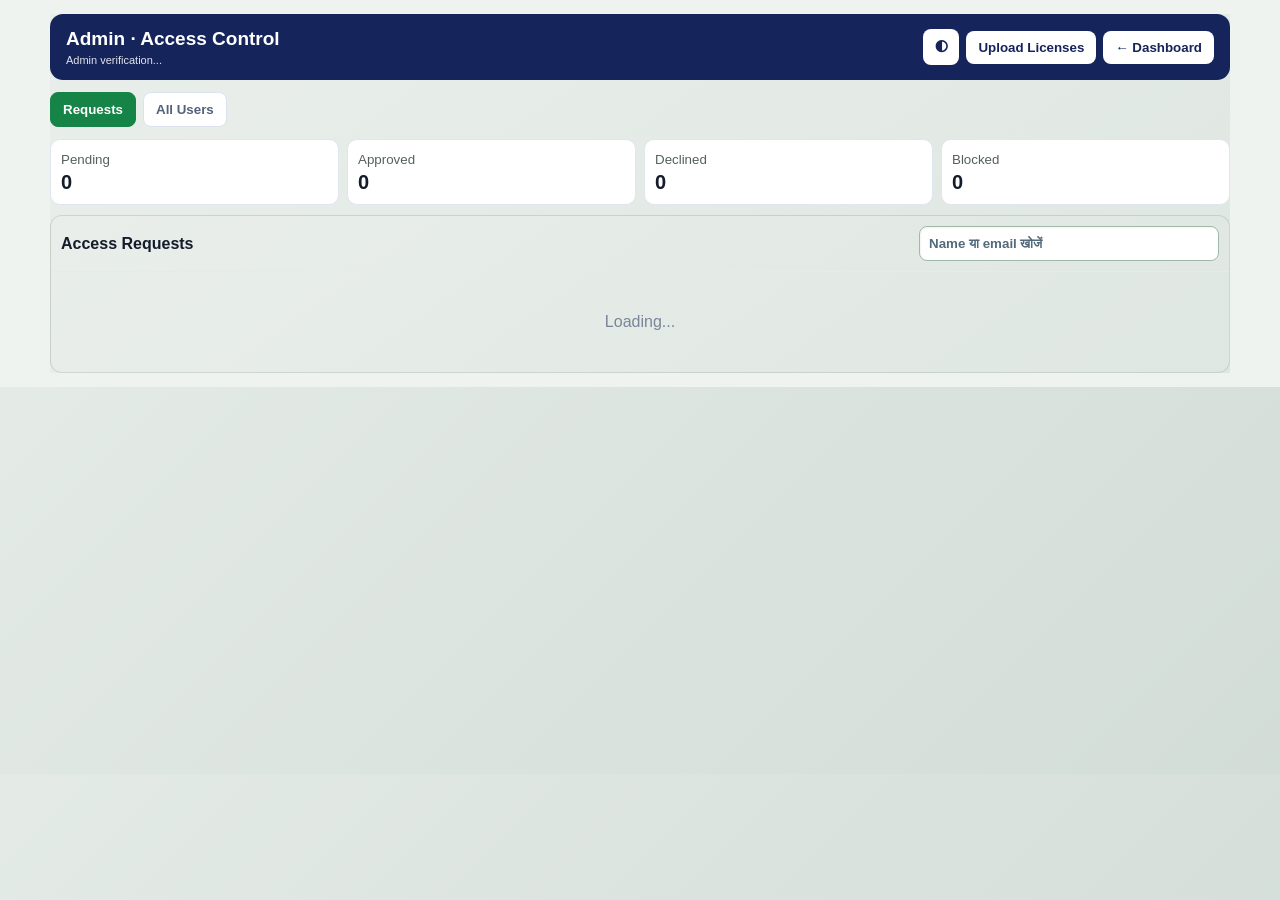
<file: admin.html>
<!doctype html>
<html lang="hi">
<head>
  <meta charset="utf-8"><meta name="viewport" content="width=device-width,initial-scale=1">
  <meta http-equiv="Cache-Control" content="no-cache,no-store,must-revalidate">
  <title>Access Control · KRP Dashboard</title>
  <link rel="icon" href="favicon.svg"><link rel="preconnect" href="https://esm.sh"><link rel="stylesheet" href="theme.css?v=47"><script src="theme.js?v=3"></script>
  <style>
    *{box-sizing:border-box}body{margin:0;background:#f4f7fb;color:#14213d;font-family:Arial,sans-serif}.wrap{width:min(1180px,calc(100% - 20px));margin:14px auto}.top{display:flex;justify-content:space-between;align-items:center;gap:10px;background:#15245b;color:#fff;padding:14px 16px;border-radius:13px}.top h1{font-size:19px;margin:0}.top p{font-size:11px;margin:4px 0 0;color:#cbd6ff}.btn{border:0;border-radius:8px;padding:9px 12px;font-weight:700;cursor:pointer}.btn.light{background:#fff;color:#15245b}.tabs{display:flex;gap:7px;margin:12px 0}.tab{background:#fff;border:1px solid #dce3ee;color:#53617a}.tab.active{background:#168447;color:#fff;border-color:#168447}.stats{display:grid;grid-template-columns:repeat(4,1fr);gap:8px;margin-bottom:10px}.stat{background:#fff;border:1px solid #e0e6ee;border-radius:10px;padding:10px}.stat small{color:#68758b}.stat strong{display:block;font-size:20px;margin-top:3px}.panel{background:#fff;border:1px solid #dce3ee;border-radius:12px;overflow:hidden}.toolbar{display:flex;justify-content:space-between;align-items:center;gap:8px;padding:10px;border-bottom:1px solid #e5eaf1}.toolbar input{width:min(300px,60vw);padding:9px;border:1px solid #d9e0e9;border-radius:8px}.list{display:grid;gap:7px;padding:9px}.card{display:grid;grid-template-columns:1.5fr .8fr .9fr 1fr auto;align-items:center;gap:9px;border:1px solid #e1e7ef;border-radius:10px;padding:10px}.identity strong,.identity span{display:block}.identity span,.muted{font-size:11px;color:#6f7b8f;margin-top:3px}.pill{display:inline-flex;width:max-content;padding:4px 8px;border-radius:20px;font-size:10px;font-weight:800;text-transform:uppercase}.pending{background:#fff2cd;color:#9a6800}.approved{background:#dcf8e7;color:#08753b}.declined{background:#fee8e7;color:#b42720}.blocked{background:#252b38;color:#fff}.rights{font-size:10px;line-height:1.5}.actions{display:flex;gap:5px;flex-wrap:wrap}.approve{background:#11834a;color:#fff}.decline{background:#ef9a25;color:#fff}.block{background:#d63b32;color:#fff}.edit{background:#e8ecff;color:#273b9d}.empty{text-align:center;padding:32px;color:#7a8598}.modal{position:fixed;inset:0;background:#0d153566;display:none;align-items:center;justify-content:center;padding:12px;z-index:10}.modal.open{display:flex}.box{width:min(520px,100%);background:#fff;border-radius:14px;padding:16px}.box h2{font-size:18px;margin:0 0 12px}.grid{display:grid;grid-template-columns:1fr 1fr;gap:9px}.field label{display:block;font-size:11px;font-weight:700;margin-bottom:4px}.field input,.field textarea,.field select{width:100%;padding:9px;border:1px solid #d9e0e9;border-radius:7px}.checks{display:grid;grid-template-columns:1fr 1fr;gap:7px;margin:12px 0}.check{border:1px solid #e0e6ee;border-radius:8px;padding:8px;font-size:12px}.modal-actions{display:flex;justify-content:flex-end;gap:7px;margin-top:12px}.message{position:fixed;right:15px;bottom:15px;padding:10px 13px;border-radius:8px;background:#14213d;color:#fff;font-size:12px;z-index:20}.hidden{display:none!important}
    @media(max-width:720px){.stats{grid-template-columns:1fr 1fr}.card{grid-template-columns:1fr 1fr}.identity{grid-column:1/-1}.actions{grid-column:1/-1}.grid{grid-template-columns:1fr}.top h1{font-size:16px}}
    .top-actions{display:flex;align-items:center;gap:7px}.theme-admin{width:36px;height:36px;padding:0;font-size:16px}.field select{height:40px;appearance:auto;-webkit-appearance:menulist;background:#eef2ef;color:#25322d;border-color:rgba(69,94,83,.18);font-weight:700;cursor:pointer;color-scheme:light}.field select option{background:#f4f6f3;color:#25322d}.field input,.field textarea{background:#eef2ef;color:#25322d;border-color:rgba(69,94,83,.18)}
    html.krp-dark-theme body{background:#091721;color:#d8e2e8}html.krp-dark-theme .top{background:#102c3b}html.krp-dark-theme .panel,html.krp-dark-theme .stat,html.krp-dark-theme .card,html.krp-dark-theme .box{background:#10232e;color:#d8e2e8;border-color:#294652}html.krp-dark-theme .toolbar{border-color:#294652}html.krp-dark-theme .identity span,html.krp-dark-theme .muted,html.krp-dark-theme .stat small{color:#91a5b2}html.krp-dark-theme .toolbar input,html.krp-dark-theme .field input,html.krp-dark-theme .field textarea,html.krp-dark-theme .field select{background:#091925!important;color:#d8e2e8!important;border-color:#294652!important}html.krp-dark-theme .field select{color-scheme:dark!important}html.krp-dark-theme .field select option{background:#091925;color:#d8e2e8}html.krp-dark-theme .check{background:#0d1e28;border-color:#294652;color:#c8d5dc}html.krp-dark-theme .tab{background:#162d39;color:#b9c9d2;border-color:#294652}html.krp-dark-theme .tab.active{background:#137a51;color:#fff}html.krp-dark-theme .btn.light{background:#e4eee9;color:#17382c}
    html body main.wrap header.top h1,html body main.wrap header.top #adminIdentity{color:#fff!important;-webkit-text-fill-color:#fff!important;text-shadow:none!important}html body main.wrap header.top #adminIdentity{opacity:.88!important}.panel,.stat,.card,.box{color:#24364a!important}.identity strong,.rights,.toolbar strong,.stat strong,.box h2{color:#24364a!important}.btn.approve{background:#11834a!important;color:#fff!important}.btn.rights-btn{background:#dfe7ff!important;color:#203f9d!important;border:1px solid #aebfea!important}.btn.decline{background:#ef941b!important;color:#fff!important}.btn.block{background:#dc3a34!important;color:#fff!important}.pill.approved{background:#dcf8e7!important;color:#08753b!important}.pill.blocked{background:#252b38!important;color:#fff!important}
    html.krp-dark-theme .top h1,html.krp-dark-theme .top #adminIdentity{color:#f4fbf8!important}html.krp-dark-theme .panel,html.krp-dark-theme .stat,html.krp-dark-theme .card,html.krp-dark-theme .box,html.krp-dark-theme .identity strong,html.krp-dark-theme .rights,html.krp-dark-theme .toolbar strong,html.krp-dark-theme .stat strong,html.krp-dark-theme .box h2{color:#dce8e2!important}html.krp-dark-theme body .actions .btn.rights-btn{background:#244a78!important;color:#d8e9ff!important;border:1px solid #4774a7!important;opacity:1!important;filter:none!important}html.krp-dark-theme .pill.approved{background:#214838!important;color:#a7e1bf!important}html.krp-dark-theme .pill.blocked{background:#343b49!important;color:#fff!important}
  </style>
</head>
<body>
<main class="wrap">
  <header class="top"><div><h1>Admin · Access Control</h1><p id="adminIdentity">Admin verification...</p></div><div class="top-actions"><button class="btn light theme-admin" type="button" onclick="toggleKrpTheme()" aria-label="Toggle theme">◐</button><button class="btn light" onclick="location.href='upload-licenses.html'">Upload Licenses</button><button class="btn light" onclick="location.href='index.html'">← Dashboard</button></div></header>
  <div class="tabs"><button class="btn tab active" data-filter="requests">Requests</button><button class="btn tab" data-filter="users">All Users</button></div>
  <section class="stats"><div class="stat"><small>Pending</small><strong id="sPending">0</strong></div><div class="stat"><small>Approved</small><strong id="sApproved">0</strong></div><div class="stat"><small>Declined</small><strong id="sDeclined">0</strong></div><div class="stat"><small>Blocked</small><strong id="sBlocked">0</strong></div></section>
  <section class="panel"><div class="toolbar"><strong id="listTitle">Access Requests</strong><input id="search" placeholder="Name या email खोजें"></div><div id="list" class="list"><div class="empty">Loading...</div></div></section>
</main>

<div id="modal" class="modal"><form id="accessForm" class="box">
  <h2 id="modalTitle">Manage Access</h2><input type="hidden" id="targetUser"><input type="hidden" id="decision" value="approved">
  <div class="grid"><div class="field"><label>Access Status</label><select id="status"><option value="approved">Approved</option><option value="declined">Declined</option><option value="blocked">Blocked</option></select></div><div class="field"><label>Access valid until</label><input type="datetime-local" id="expiry"></div><div class="field"><label>Mobile No. (admin controlled)</label><input id="mobile" inputmode="tel" maxlength="20"></div></div>
  <div class="checks"><label class="check"><input type="checkbox" id="canView" checked> Data देखना</label><label class="check"><input type="checkbox" id="canCreate"> Data fill/add करना</label><label class="check"><input type="checkbox" id="canEdit"> Data edit/update करना</label><label class="check"><input type="checkbox" id="canDelete"> Data delete करना</label><label class="check"><input type="checkbox" id="canSettings"> Settings manage करना</label></div>
  <div class="field"><label>Allowed Sections</label></div>
  <div class="checks"><label class="check"><input type="checkbox" id="secEntry"> Data Entry</label><label class="check"><input type="checkbox" id="secTracker"> Data Tracker</label><label class="check"><input type="checkbox" id="secDashboard"> Dashboard</label><label class="check"><input type="checkbox" id="secNotepad"> Notepad</label><label class="check"><input type="checkbox" id="secTransactions"> Transactions</label><label class="check"><input type="checkbox" id="secUdhari"> Udhari Khata</label><label class="check"><input type="checkbox" id="secExpenses"> Expenses</label></div>
  <div class="field"><label>Admin note</label><textarea id="note" rows="3" placeholder="Optional remark"></textarea></div>
  <div class="modal-actions"><button type="button" class="btn tab" id="cancel">Cancel</button><button class="btn approve" type="submit">Save Access</button></div>
</form></div>

<script type="module">
import {createClient} from 'https://esm.sh/@supabase/supabase-js@2';
import {SUPABASE_URL,SUPABASE_PUBLISHABLE_KEY,AUTH_OPTIONS} from './supabase-config.js';
const client=createClient(SUPABASE_URL,SUPABASE_PUBLISHABLE_KEY,{auth:{persistSession:true,storage:localStorage,autoRefreshToken:true}});
const state={requests:[],users:[],mode:'requests'};
const $=id=>document.getElementById(id), esc=v=>String(v??'').replace(/[&<>"']/g,c=>({'&':'&amp;','<':'&lt;','>':'&gt;','"':'&quot;',"'":'&#39;'}[c]));
const fmt=v=>v?new Intl.DateTimeFormat('en-IN',{dateStyle:'medium',timeStyle:'short'}).format(new Date(v)):'—';
const toLocal=v=>{if(!v)return'';const d=new Date(v),p=n=>String(n).padStart(2,'0');return `${d.getFullYear()}-${p(d.getMonth()+1)}-${p(d.getDate())}T${p(d.getHours())}:${p(d.getMinutes())}`};
function msg(text){const e=document.createElement('div');e.className='message';e.textContent=text;document.body.append(e);setTimeout(()=>e.remove(),3000)}
async function boot(){
 let {data:{session}}=await client.auth.getSession(); if(!session?.user){location.replace(`${AUTH_OPTIONS.loginPage}?next=admin.html`);return}
 let {data:me,error}=await client.from('app_users').select('*').eq('user_id',session.user.id).maybeSingle();
 if(error){const {data:refreshed}=await client.auth.refreshSession();session=refreshed?.session||session;if(session?.user)({data:me,error}=await client.from('app_users').select('*').eq('user_id',session.user.id).maybeSingle())}
 if(error){msg('Session verify नहीं हुई। Page refresh करें।');return}
 if(!me?.active||me.role!=='admin'||me.access_status==='blocked'){location.replace('index.html');return}
 $('adminIdentity').textContent=`${me.full_name||'Admin'} · ${me.email}`; await load();
 client.channel('admin-access-requests').on('postgres_changes',{event:'*',schema:'public',table:'access_requests'},()=>load()).subscribe();
}
async function load(){
 const [{data:r,error:re},{data:u,error:ue}]=await Promise.all([
  client.from('access_requests').select('*').order('requested_at',{ascending:false}),
  client.from('app_users').select('*').order('created_at',{ascending:false})
 ]);
 if(re||ue){msg((re||ue).message);return} state.requests=r||[];state.users=u||[];render();
}
function render(){
 $('sPending').textContent=state.requests.filter(v=>v.status==='pending').length;$('sApproved').textContent=state.users.filter(v=>v.access_status==='approved'&&v.active).length;$('sDeclined').textContent=state.users.filter(v=>v.access_status==='declined').length;$('sBlocked').textContent=state.users.filter(v=>v.access_status==='blocked').length;
 const term=$('search').value.trim().toLowerCase(); const rows=(state.mode==='requests'?state.requests:state.users).filter(v=>`${v.full_name} ${v.email}`.toLowerCase().includes(term));
 $('listTitle').textContent=state.mode==='requests'?'Access Requests':'All Users';
 $('list').innerHTML=rows.length?rows.map(v=>card(v)).join(''):'<div class="empty">कोई record नहीं मिला</div>';
}
function card(v){
 const status=v.status||v.access_status||'pending',isUser=!!v.role;
 const sections=isUser?[['Entry',v.can_data_entry],['Tracker',v.can_tracker],['Dashboard',v.can_dashboard],['Notepad',v.can_notepad],['Txn',v.can_transactions],['Udhari',v.can_udhari],['Expense',v.can_expenses]].filter(x=>x[1]).map(x=>x[0]).join(', '):'';
 const rights=isUser?`View ${v.can_view?'✓':'✕'} · Add ${v.can_create?'✓':'✕'} · Edit ${v.can_edit?'✓':'✕'} · Delete ${v.can_delete?'✓':'✕'}<br>Sections: ${esc(sections||'None')}`:'Requested access';
 const expiry=isUser?v.access_expires_at:v.requested_until;
 return `<article class="card"><div class="identity"><strong>${esc(v.full_name||'Unnamed user')}</strong><span>${esc(v.email)}</span><span>Requested: ${fmt(v.requested_at||v.created_at)}</span></div><div><span class="pill ${esc(status)}">${esc(status)}</span></div><div class="muted">Valid until<br><b>${fmt(expiry)}</b></div><div class="rights">${rights}<br>${esc(v.admin_note||'')}</div><div class="actions"><button class="btn approve" onclick="manage('${v.user_id}','approved',${isUser})">Accept</button><button class="btn rights-btn" onclick="manage('${v.user_id}','${status}',${isUser})">Rights</button><button class="btn decline" onclick="manage('${v.user_id}','declined',${isUser})">Decline</button><button class="btn block" onclick="manage('${v.user_id}','blocked',${isUser})">Block</button></div></article>`;
}
window.manage=(uid,decision,isUser)=>{
 const request=state.requests.find(x=>x.user_id===uid)||{},savedUser=state.users.find(x=>x.user_id===uid)||{};
 const v={...request,...savedUser};$('targetUser').value=uid;$('decision').value=decision;$('status').value=decision;$('expiry').value=toLocal(v.access_expires_at||v.requested_until);$('mobile').value=v.mobile_no||'';
  $('canView').checked=v.can_view??true;$('canCreate').checked=v.can_create??false;$('canEdit').checked=v.can_edit??false;$('canDelete').checked=v.can_delete??false;$('canSettings').checked=v.can_manage_settings??false;$('note').value=v.admin_note||'';$('modalTitle').textContent=`Manage · ${v.full_name||v.email||'User'}`;$('modal').classList.add('open');
 $('secEntry').checked=v.can_data_entry??false;$('secTracker').checked=v.can_tracker??false;$('secDashboard').checked=v.can_dashboard??false;$('secNotepad').checked=v.can_notepad??false;$('secTransactions').checked=v.can_transactions??false;$('secUdhari').checked=v.can_udhari??false;$('secExpenses').checked=v.can_expenses??false;
};
$('accessForm').addEventListener('submit',async e=>{e.preventDefault();const args={target_user:$('targetUser').value,new_status:$('status').value,expiry_at:$('expiry').value?new Date($('expiry').value).toISOString():null,contact_mobile:$('mobile').value.trim(),allow_view:$('canView').checked,allow_create:$('canCreate').checked,allow_edit:$('canEdit').checked,allow_delete:$('canDelete').checked,allow_settings:$('canSettings').checked,section_data_entry:$('secEntry').checked,section_tracker:$('secTracker').checked,section_dashboard:$('secDashboard').checked,section_notepad:$('secNotepad').checked,section_transactions:$('secTransactions').checked,section_udhari:$('secUdhari').checked,section_expenses:$('secExpenses').checked,note_text:$('note').value.trim()};const {error}=await client.rpc('admin_set_user_access',args);if(error){msg(error.message);return}$('modal').classList.remove('open');msg('Access updated');await load()});
$('cancel').onclick=()=>$('modal').classList.remove('open');$('modal').addEventListener('click',e=>{if(e.target===$('modal'))$('modal').classList.remove('open')});$('search').addEventListener('input',render);document.querySelectorAll('.tab').forEach(b=>b.addEventListener('click',()=>{if(!b.dataset.filter)return;document.querySelectorAll('.tab[data-filter]').forEach(x=>x.classList.remove('active'));b.classList.add('active');state.mode=b.dataset.filter;render()}));boot();
</script>
</body></html>
</file>
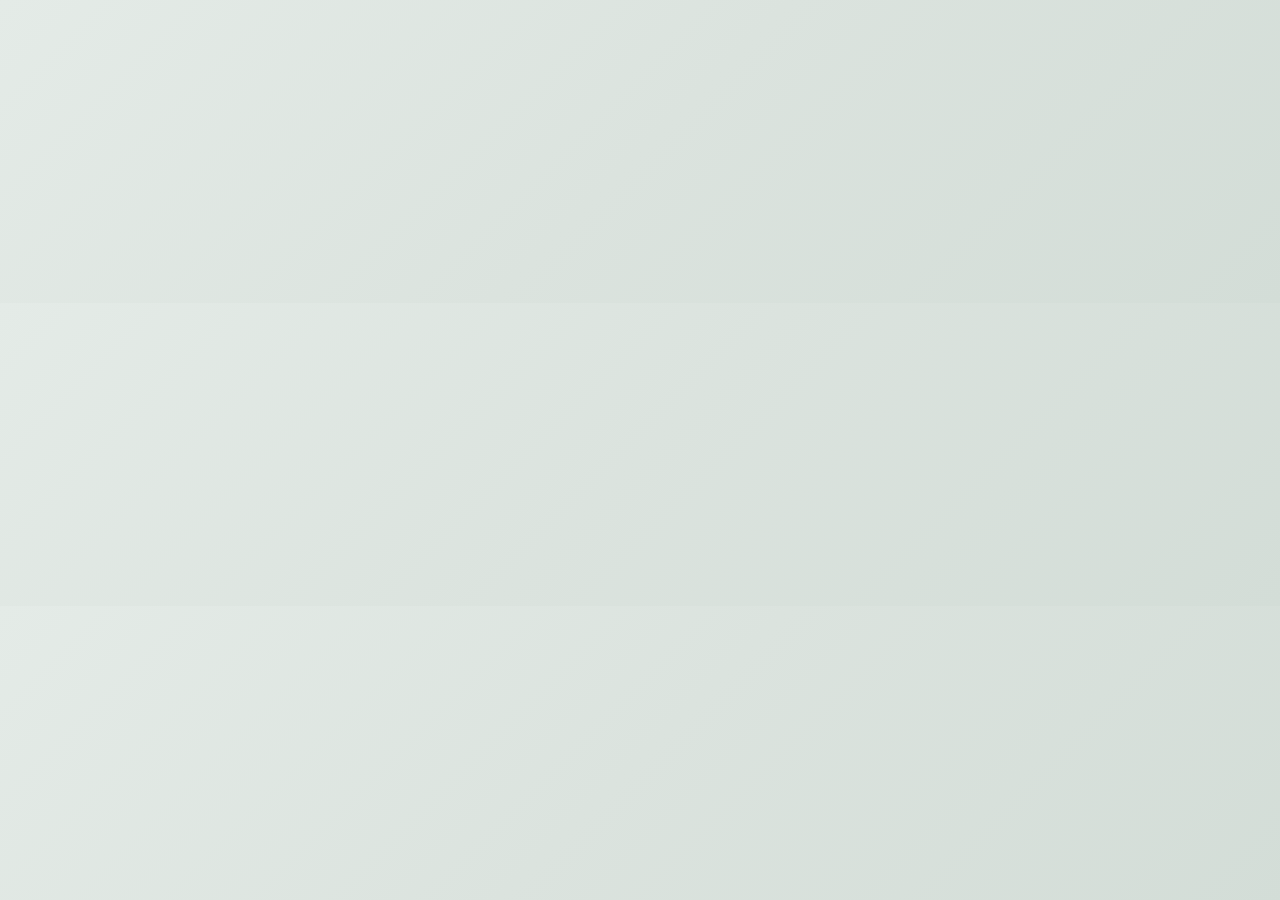
<file: expense.html>
<!DOCTYPE html>
<html lang="en">
<head>
  <meta charset="UTF-8">
  <meta name="viewport" content="width=device-width,initial-scale=1">
  <title>Daily Expense Tracker</title>
  <style id="auth-guard-style">html{visibility:hidden}</style>
  <script src="api-gate.js?v=1"></script>
  <script type="module" src="auth-guard.js?v=25"></script>
  <link rel="stylesheet" href="https://cdnjs.cloudflare.com/ajax/libs/font-awesome/6.4.0/css/all.min.css">
  <link rel="stylesheet" href="theme.css?v=47"><script src="theme.js?v=3"></script>
  <style>
    *{box-sizing:border-box}body{margin:0;padding:12px;background:#f4f7fe;color:#2b3674;font-family:Inter,Arial,sans-serif}.app{max-width:1400px;margin:auto}
    .top,.tools{display:flex;align-items:center;justify-content:space-between;gap:10px;flex-wrap:wrap;padding:14px;background:#fff;border:1px solid #e0e5f2;border-radius:14px;margin-bottom:12px}
    h1{margin:0;color:#1b2559;font-size:20px}.top-actions{display:flex;gap:7px;flex-wrap:wrap}button{border:0;border-radius:9px;padding:9px 12px;font-weight:700;cursor:pointer}.primary{background:#4318ff;color:#fff}.success{background:#05a66f;color:#fff}.outline{background:#fff;color:#1b2559;border:1px solid #d8deef}.danger{background:#ffe6e6;color:#c62828}
    .summary{display:grid;grid-template-columns:repeat(5,minmax(140px,1fr));gap:10px;margin-bottom:12px}.card{background:#fff;border:1px solid #e0e5f2;border-radius:12px;padding:13px}.card span{display:block;color:#8f9bba;font-size:10px;font-weight:800;text-transform:uppercase;margin-bottom:5px}.card strong{color:#1b2559;font-size:18px}
    .compact{padding:7px 10px;font-size:12px}.tools{border-radius:12px;justify-content:flex-start}.filter-row{display:flex;align-items:center;gap:7px;flex-wrap:nowrap;max-width:100%;overflow-x:auto;padding-bottom:2px;scrollbar-width:thin}.tools input,.tools select{padding:8px;border:1px solid #d8deef;border-radius:8px;min-width:0;font-size:12px;flex:none}.tools .year-filter,.tools .month-filter{height:31px;padding:5px 6px;font-size:11px}.year-filter{width:78px}.month-filter{width:102px}.date-filter{width:132px;min-width:132px!important}.search-wrap{position:relative;flex:0 0 160px;width:160px;max-width:none}.search-wrap input{width:160px;min-width:0!important;padding-left:27px;padding-right:29px}.search-wrap>i{position:absolute;left:9px;top:50%;transform:translateY(-50%);font-size:9px;color:#a3aed1}.search-clear{display:none;position:absolute;right:5px;top:50%;transform:translateY(-50%);width:22px;height:22px;padding:0;border-radius:50%;background:#ffe6e6;color:#c62828;font-size:17px;line-height:19px}.status{font-size:12px;color:#008f68;margin-left:auto}
    .category-grid{display:grid;grid-template-columns:repeat(4,minmax(190px,1fr));gap:10px;margin-bottom:12px}.category-card{background:#fff;border:1px solid #e0e5f2;border-radius:12px;padding:12px}.category-card.watch-card{border-color:#ffd58a;background:#fffaf0}.category-card.warning-card{border-color:#ffb547;background:#fff7e6}.category-card.over-card{border-color:#ee5d50;background:#fff0f0}.category-head{display:flex;justify-content:space-between;gap:8px}.bar{height:7px;background:#edf0f8;border-radius:10px;margin:9px 0;overflow:hidden}.bar i{display:block;height:100%;background:#05a66f}.bar i.watch{background:#f6c344}.bar i.warn{background:#ff9f43}.bar i.over{background:#ee5d50}.remark{font-size:11px;color:#7b85a8;line-height:1.4}
    .table-wrap{overflow:auto;background:#fff;border:1px solid #e0e5f2;border-radius:12px}table{width:100%;min-width:1350px;border-collapse:collapse;font-size:12px}th{padding:10px 8px;background:#f4f7fe;text-align:left;color:#7b85a8;white-space:nowrap}td{padding:9px 8px;border-top:1px solid #edf0f8;white-space:nowrap}.badge{display:inline-flex;padding:4px 7px;border-radius:99px;font-size:10px;font-weight:800}.normal{background:#e6fcf5;color:#008f68}.watch,.warning{background:#fff5e6;color:#b45309}.over-budget{background:#ffe6e6;color:#c62828}.no-budget{background:#edf0f8;color:#667085}.actions{display:flex;gap:5px}.actions button{padding:6px 8px}
    .modal{position:fixed;inset:0;z-index:60;display:none;align-items:center;justify-content:center;padding:12px;background:rgba(27,37,89,.45)}.modal.open{display:flex}.dialog{width:min(920px,100%);max-height:95vh;overflow:auto;background:#fff;border-radius:15px;padding:17px}.head{display:flex;justify-content:space-between;align-items:center;margin-bottom:12px}.head h2{margin:0;font-size:17px}.close{width:30px;height:30px;padding:0;border-radius:50%;background:#ffe6e6;color:#c62828}.grid{display:grid;grid-template-columns:repeat(3,minmax(0,1fr));gap:10px}.field{display:flex;flex-direction:column;gap:5px}.wide{grid-column:span 2}label{font-size:10px;color:#7b85a8;font-weight:800;text-transform:uppercase}input,select,textarea{width:100%;padding:9px;border:1px solid #d8deef;border-radius:8px;font:inherit}textarea{min-height:65px}.form-actions{display:flex;justify-content:flex-end;gap:8px;margin-top:13px}
    @media(max-width:950px){.summary{grid-template-columns:repeat(2,1fr)}.category-grid{grid-template-columns:repeat(2,1fr)}}
    @media(max-width:600px){body{padding:7px}.top{align-items:stretch}.top-actions{display:grid;grid-template-columns:1fr 1fr}.summary,.category-grid,.grid{grid-template-columns:1fr}.wide{grid-column:span 1}.dialog{padding:12px}.table-wrap{overflow:visible;border:0;background:transparent}table,tbody{display:block;min-width:0}thead{display:none}tr{display:block;background:#fff;border:1px solid #e0e5f2;border-radius:11px;padding:8px 10px;margin-bottom:9px}td{display:flex;justify-content:space-between;gap:12px;white-space:normal;text-align:right;padding:6px 0}td:before{content:attr(data-label);font-size:10px;font-weight:800;color:#7b85a8;text-transform:uppercase;text-align:left}}
  </style>
</head>
<body>
<main class="app">
  <header class="top">
    <h1><i class="fas fa-chart-line"></i> Daily Expense Tracker</h1>
    <div class="top-actions">
      <button class="outline" onclick="load(true)"><i class="fas fa-rotate"></i> Refresh</button>
      <button class="outline compact" onclick="openBudget()"><i class="fas fa-sliders"></i> Set Budget</button>
      <button class="primary" onclick="openExpense()"><i class="fas fa-plus"></i> Add Expense</button>
    </div>
  </header>
  <section class="summary">
    <div class="card"><span>Month Expense</span><strong id="monthTotal">₹0</strong></div>
    <div class="card"><span>Today Expense</span><strong id="todayTotal">₹0</strong></div>
    <div class="card"><span>Essential</span><strong id="essentialTotal">₹0</strong></div>
    <div class="card"><span>Optional</span><strong id="optionalTotal">₹0</strong></div>
    <div class="card"><span>Highest Category</span><strong id="highestCategory">—</strong></div>
  </section>
  <section class="tools">
    <div class="filter-row">
      <select id="yearFilter" class="year-filter" onchange="render()"></select>
      <select id="monthFilter" class="month-filter" onchange="render()"></select>
      <input type="text" id="dateFilter" class="date-filter" placeholder="DD-MM-YYYY" inputmode="numeric" maxlength="10" oninput="formatDateFilter()" title="Exact date: DD-MM-YYYY">
      <div class="search-wrap"><i class="fas fa-search"></i><input id="search" placeholder="Search..." oninput="handleSearch()"><button id="searchClear" class="search-clear" onclick="clearSearch()" title="Clear search" aria-label="Clear search">&times;</button></div>
    </div>
    <span id="recordCount">0 entries</span><span id="status" class="status">Ready</span>
  </section>
  <section id="categoryGrid" class="category-grid"></section>
  <div class="table-wrap"><table><thead><tr><th>Date</th><th>Category</th><th>Description</th><th>Paid To</th><th>Amount</th><th>Mode</th><th>Type</th><th>Priority</th><th>Budget Used</th><th>Alert</th><th>Smart Remarks</th><th>Actions</th></tr></thead><tbody id="rows"></tbody></table></div>
</main>

<div class="modal" id="expenseModal"><div class="dialog"><div class="head"><h2 id="expenseTitle">Add Expense</h2><button class="close" onclick="closeExpense()">&times;</button></div>
  <form onsubmit="saveExpense(event)"><input type="hidden" id="expenseId"><div class="grid">
    <div class="field"><label>Date *</label><input type="date" id="date" required></div>
    <div class="field"><label>Category *</label><select id="category" required><option>FOOD</option><option>TRAVEL</option><option>OFFICE</option><option>UTILITIES</option><option>RENT</option><option>MARKETING</option><option>HEALTH</option><option>PERSONAL</option><option>OTHER</option></select></div>
    <div class="field"><label>Sub Category</label><input id="subCategory"></div>
    <div class="field wide"><label>Description *</label><input id="description" required></div>
    <div class="field"><label>Amount *</label><input type="number" min="0.01" step="0.01" id="amount" required></div>
    <div class="field"><label>Payment Mode</label><select id="paymentMode"><option>CASH</option><option>UPI</option><option>BANK</option><option>CARD</option><option>OTHER</option></select></div>
    <div class="field"><label>Paid To</label><input id="paidTo"></div>
    <div class="field"><label>UTR / Reference</label><input id="referenceNo"></div>
    <div class="field"><label>Expense Type</label><select id="expenseType"><option>VARIABLE</option><option>FIXED</option></select></div>
    <div class="field"><label>Priority</label><select id="priority"><option>ESSENTIAL</option><option>IMPORTANT</option><option>OPTIONAL</option></select></div>
    <div class="field wide"><label>Bill / Receipt Link</label><input type="url" id="billLink"></div>
  </div><div class="form-actions"><button type="button" class="outline" onclick="closeExpense()">Cancel</button><button class="success" type="submit" id="saveBtn">Save Expense</button></div></form>
</div></div>

<div class="modal" id="budgetModal"><div class="dialog" style="max-width:600px"><div class="head"><h2>Monthly Category Budget</h2><button class="close" onclick="closeBudget()">&times;</button></div>
  <form onsubmit="saveBudget(event)"><div class="grid" style="grid-template-columns:repeat(2,1fr)">
    <div class="field"><label>Month</label><input type="month" id="budgetMonth" required></div>
    <div class="field"><label>Category</label><select id="budgetCategory"><option>FOOD</option><option>TRAVEL</option><option>OFFICE</option><option>UTILITIES</option><option>RENT</option><option>MARKETING</option><option>HEALTH</option><option>PERSONAL</option><option>OTHER</option></select></div>
    <div class="field"><label>Monthly Budget</label><input type="number" min="0" id="budgetAmount" required></div>
    <div class="field"><label>Warning Limit %</label><input type="number" min="1" max="100" id="warningLimit" value="80"></div>
    <div class="field wide"><label>Notes</label><input id="budgetNotes"></div>
  </div><div class="form-actions"><button type="button" class="outline" onclick="closeBudget()">Cancel</button><button class="success">Save Budget</button></div></form>
</div></div>

<script>
const API=new URLSearchParams(location.search).get('api')||'',CACHE='krp_expense_cache_v2_'+(localStorage.getItem('krp_cache_user_uid')||'signed_out');
const C={id:0,date:1,month:2,category:3,sub:4,desc:5,mode:6,paidTo:7,amount:8,ref:9,bill:10,type:11,priority:12,budget:13,spent:14,remaining:15,monthTotal:16,used:17,alert:18,remark:19,added:20,time:21};
let records=[],budgets=[],preferredMonth='',preferredYear='';
const MONTH_NAMES=['JANUARY','FEBRUARY','MARCH','APRIL','MAY','JUNE','JULY','AUGUST','SEPTEMBER','OCTOBER','NOVEMBER','DECEMBER'];
const money=v=>'₹'+(Number(String(v||0).replace(/,/g,''))||0).toLocaleString('en-IN',{minimumFractionDigits:2,maximumFractionDigits:2});
const num=v=>Number(String(v||0).replace(/,/g,''))||0;
const esc=v=>String(v??'').replace(/[&<>"']/g,c=>({'&':'&amp;','<':'&lt;','>':'&gt;','"':'&quot;',"'":'&#39;'}[c]));
const isoDisplay=v=>{const m=String(v||'').match(/^(\d{4})-(\d{2})-(\d{2})$/);return m?`${m[3]}-${m[2]}-${m[1]}`:v||''};
const displayIso=v=>{const m=String(v||'').match(/^(\d{2})-(\d{2})-(\d{4})$/);return m?`${m[3]}-${m[2]}-${m[1]}`:v||''};
const todayIso=()=>{const d=new Date();return `${d.getFullYear()}-${String(d.getMonth()+1).padStart(2,'0')}-${String(d.getDate()).padStart(2,'0')}`};
const monthKeyFromIso=v=>{const d=new Date(v+'T00:00:00');return d.toLocaleString('en-US',{month:'long',year:'numeric'}).replace(' ','-').toUpperCase()};
const recordMonth=r=>{const iso=displayIso(r?.[C.date]);if(iso)return monthKeyFromIso(iso);return String(r?.[C.month]||'').trim().toUpperCase()};
const recordIso=r=>displayIso(r?.[C.date]);
const recordYear=r=>{const iso=recordIso(r);return iso?iso.slice(0,4):(recordMonth(r).match(/\d{4}/)||[''])[0]};
const recordMonthName=r=>{const key=recordMonth(r);return key.split('-')[0]||''};
function status(t,e=false){const x=document.getElementById('status');x.textContent=t;x.style.color=e?'#c62828':'#008f68'}
function cache(){localStorage.setItem(CACHE,JSON.stringify({records,budgets,savedAt:Date.now()}))}
function restoreExpenseCache(){try{const c=JSON.parse(localStorage.getItem(CACHE)||'null');if(!Array.isArray(c?.records))return false;records=c.records;budgets=Array.isArray(c.budgets)?c.budgets:[];render();const age=Math.max(0,Math.floor((Date.now()-Number(c.savedAt||0))/60000));status(`Ready · ${records.length} cached records${age?' · '+age+'m old':''}`);return true}catch(e){return false}}
async function request(params){const q=new URLSearchParams({...params,t:Date.now()});const r=await fetch(API+'?'+q,{cache:'no-store'});return r.json()}
async function load(force=false){let cached=false;if(!force){try{const c=JSON.parse(localStorage.getItem(CACHE)||'null');if(c?.records){records=c.records;budgets=c.budgets||[];cached=true;render();status(`Ready · ${records.length} cached records`)}}catch(e){}}try{const x=await request({action:'getExpenseData'});if(!x.success)throw Error(x.error||'Load failed');records=Array.isArray(x.data)?x.data:[];budgets=Array.isArray(x.budgets)?x.budgets:[];cache();render();status(`Sheet synced · ${records.length} records loaded`)}catch(e){status(cached?`Showing ${records.length} cached records · ${e.message}`:e.message,true)}}
function years(){const set=new Set(records.map(recordYear).filter(Boolean));set.add(todayIso().slice(0,4));return [...set].sort((a,b)=>Number(b)-Number(a))}
function render(){
  const ySel=document.getElementById('yearFilter'),mSel=document.getElementById('monthFilter'),ys=years(),currentIso=todayIso();
  const oldYear=preferredYear||ySel.value||currentIso.slice(0,4),oldMonth=preferredMonth||mSel.value||MONTH_NAMES[Number(currentIso.slice(5,7))-1];
  ySel.innerHTML='<option value="ALL">ALL YEARS</option>'+ys.map(y=>`<option ${y===oldYear?'selected':''}>${y}</option>`).join('');
  mSel.innerHTML='<option value="ALL">ALL MONTHS</option>'+MONTH_NAMES.map(m=>`<option ${m===oldMonth?'selected':''}>${m}</option>`).join('');
  ySel.value=ys.includes(oldYear)?oldYear:'ALL';mSel.value=MONTH_NAMES.includes(oldMonth)?oldMonth:'ALL';preferredYear='';preferredMonth='';
  const year=ySel.value,month=mSel.value,dateExact=document.getElementById('dateFilter').value,q=document.getElementById('search').value.toLowerCase();
  const inPeriod=r=>(year==='ALL'||recordYear(r)===year)&&(month==='ALL'||recordMonthName(r)===month)&&(!dateExact||String(r[C.date]||'')===dateExact);
  const list=records.filter(r=>inPeriod(r)&&(!q||r.some(v=>String(v||'').toLowerCase().includes(q)))).sort((a,b)=>recordIso(b).localeCompare(recordIso(a)));
  const all=records.filter(inPeriod),today=isoDisplay(todayIso());document.getElementById('monthTotal').textContent=money(all.reduce((s,r)=>s+num(r[C.amount]),0));document.getElementById('todayTotal').textContent=money(all.filter(r=>r[C.date]===today).reduce((s,r)=>s+num(r[C.amount]),0));document.getElementById('essentialTotal').textContent=money(all.filter(r=>r[C.priority]==='ESSENTIAL').reduce((s,r)=>s+num(r[C.amount]),0));document.getElementById('optionalTotal').textContent=money(all.filter(r=>r[C.priority]==='OPTIONAL').reduce((s,r)=>s+num(r[C.amount]),0));
  const cats={};all.forEach(r=>cats[r[C.category]]=(cats[r[C.category]]||0)+num(r[C.amount]));const sortedCats=Object.entries(cats).sort((a,b)=>b[1]-a[1]);document.getElementById('highestCategory').textContent=sortedCats[0]?`${sortedCats[0][0]} · ${money(sortedCats[0][1])}`:'—';
  document.getElementById('categoryGrid').innerHTML=sortedCats.length?sortedCats.map(([cat,total])=>{const latest=[...all].reverse().find(r=>r[C.category]===cat)||[],used=num(latest[C.used]),alert=String(latest[C.alert]||'NO BUDGET'),tone=used>=100?'over-card':used>=80?'warning-card':used>=60?'watch-card':'';return `<div class="category-card ${tone}"><div class="category-head"><b>${esc(cat)}</b><b>${money(total)}</b></div><div class="bar"><i class="${used>=100?'over':used>=80?'warn':used>=60?'watch':''}" style="width:${Math.min(100,used)}%"></i></div><div class="remark">${used?used.toFixed(1)+'% used · ':''}${esc(latest[C.remark]||'Budget set karein')}</div></div>`}).join(''):'<div class="card">Selected filter me koi expense nahi hai.</div>';
  document.getElementById('rows').innerHTML=list.length?list.map(r=>`<tr><td data-label="Date">${esc(r[C.date])}</td><td data-label="Category"><b>${esc(r[C.category])}</b></td><td data-label="Description">${esc(r[C.desc])}</td><td data-label="Paid To">${esc(r[C.paidTo])}</td><td data-label="Amount"><b>${money(r[C.amount])}</b></td><td data-label="Mode">${esc(r[C.mode])}</td><td data-label="Type">${esc(r[C.type])}</td><td data-label="Priority">${esc(r[C.priority])}</td><td data-label="Budget Used">${num(r[C.used]).toFixed(1)}%</td><td data-label="Alert"><span class="badge ${String(r[C.alert]).toLowerCase().replace(/ /g,'-')}">${esc(r[C.alert])}</span></td><td data-label="Smart Remarks">${esc(r[C.remark])}</td><td data-label="Actions"><div class="actions"><button class="outline" onclick="editExpense('${esc(r[C.id])}')"><i class="fas fa-pen"></i></button><button class="danger" onclick="deleteExpense('${esc(r[C.id])}')"><i class="fas fa-trash"></i></button></div></td></tr>`).join(''):'<tr><td colspan="12">No expense found</td></tr>';
  document.getElementById('recordCount').textContent=list.length+' entries';
}
function handleSearch(){document.getElementById('searchClear').style.display=document.getElementById('search').value?'block':'none';render()}
function clearSearch(){document.getElementById('search').value='';document.getElementById('searchClear').style.display='none';render();document.getElementById('search').focus()}
function formatDateFilter(){const el=document.getElementById('dateFilter'),digits=el.value.replace(/\D/g,'').slice(0,8);el.value=digits.length>4?digits.slice(0,2)+'-'+digits.slice(2,4)+'-'+digits.slice(4):digits.length>2?digits.slice(0,2)+'-'+digits.slice(2):digits;render()}
function openExpense(r=null){document.querySelector('#expenseModal form').reset();document.getElementById('expenseId').value='';document.getElementById('date').value=todayIso();document.getElementById('expenseTitle').textContent=r?'Edit Expense':'Add Expense';if(r){expenseId.value=r[C.id];date.value=displayIso(r[C.date]);category.value=r[C.category];subCategory.value=r[C.sub];description.value=r[C.desc];amount.value=r[C.amount];paymentMode.value=r[C.mode];paidTo.value=r[C.paidTo];referenceNo.value=r[C.ref];expenseType.value=r[C.type];priority.value=r[C.priority];billLink.value=r[C.bill]}expenseModal.classList.add('open')}
function closeExpense(){expenseModal.classList.remove('open')}function editExpense(id){const r=records.find(x=>String(x[C.id])===String(id));if(r)openExpense(r)}
async function saveExpense(e){e.preventDefault();const selectedDate=date.value;const data={expenseId:expenseId.value,date:isoDisplay(selectedDate),category:category.value,subCategory:subCategory.value,description:description.value,amount:num(amount.value),paymentMode:paymentMode.value,paidTo:paidTo.value,referenceNo:referenceNo.value,billLink:billLink.value,expenseType:expenseType.value,priority:priority.value,addedBy:window.parent.currentKrpUser?.email||''};closeExpense();status('Saving...');try{const x=await request({action:data.expenseId?'updateExpense':'saveExpense',data:JSON.stringify(data)});if(!x.success)throw Error(x.error||'Save failed');records=x.data||records;budgets=x.budgets||budgets;preferredYear=selectedDate.slice(0,4);preferredMonth=MONTH_NAMES[Number(selectedDate.slice(5,7))-1];document.getElementById('dateFilter').value='';cache();render();status('Expense saved')}catch(e){status(e.message,true)}}
async function deleteExpense(id){if(!confirm('Expense delete karein?'))return;const old=records;records=records.filter(r=>r[C.id]!==id);render();try{const x=await request({action:'deleteExpense',expenseId:id});if(!x.success)throw Error(x.error||'Delete failed');records=x.data||records;budgets=x.budgets||budgets;cache();render();status('Expense deleted')}catch(e){records=old;render();status(e.message,true)}}
function openBudget(){budgetMonth.value=todayIso().slice(0,7);budgetModal.classList.add('open')}function closeBudget(){budgetModal.classList.remove('open')}
async function saveBudget(e){e.preventDefault();const data={month:monthKeyFromIso(budgetMonth.value+'-01'),category:budgetCategory.value,budget:num(budgetAmount.value),warningLimit:num(warningLimit.value),notes:budgetNotes.value,active:true};closeBudget();status('Saving budget...');try{const x=await request({action:'saveExpenseBudget',data:JSON.stringify(data)});if(!x.success)throw Error(x.error||'Budget failed');records=x.data||records;budgets=x.budgets||budgets;cache();render();status('Budget saved')}catch(e){status(e.message,true)}}
restoreExpenseCache();
window.addEventListener('load',()=>{load(false);setInterval(()=>load(false),120000)});
</script>
</body>
</html>
</file>
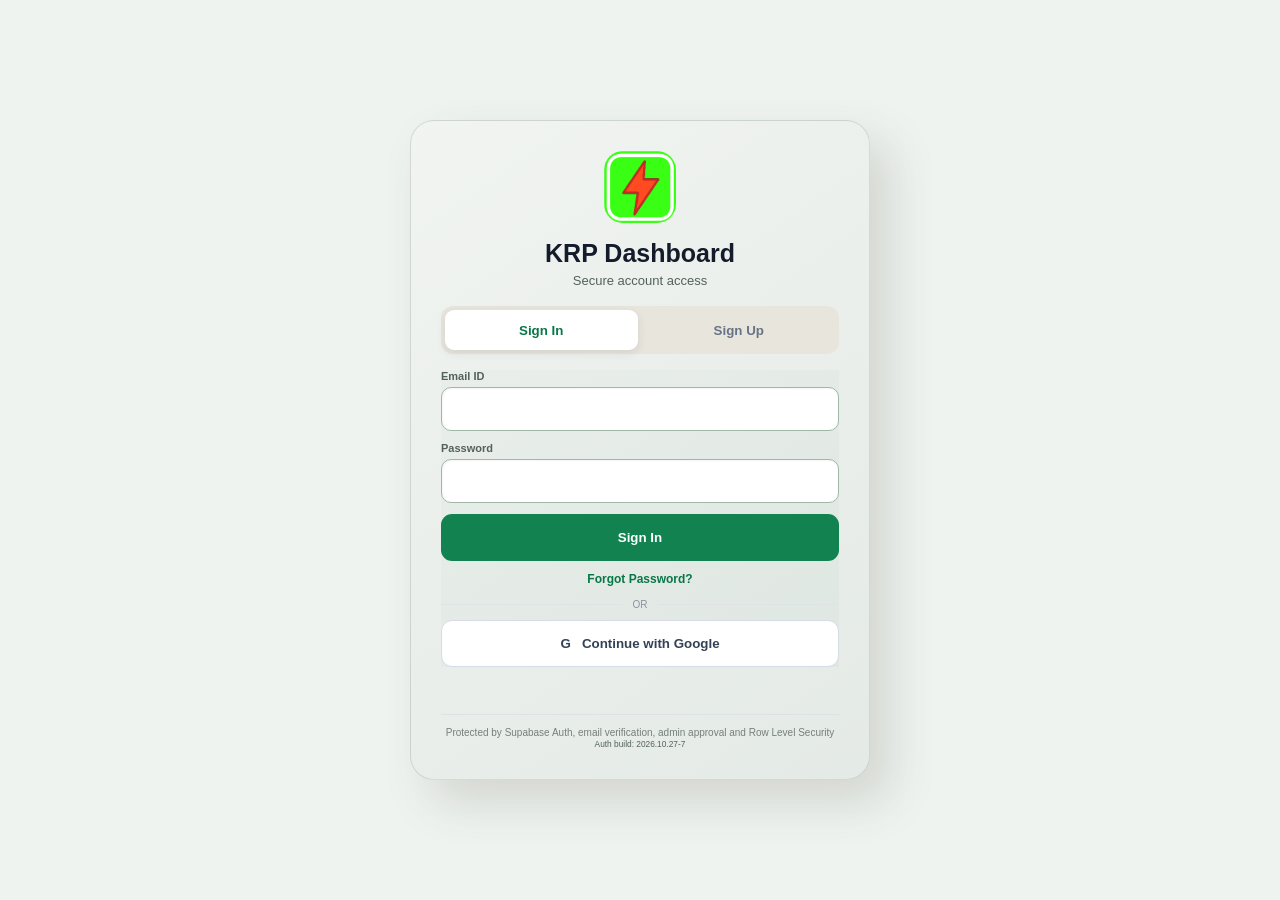
<file: login.html>
<!doctype html><html lang="hi"><head><meta charset="utf-8"><meta name="viewport" content="width=device-width,initial-scale=1"><meta name="theme-color" content="#05a66f"><title>Sign in · KRP Dashboard</title><link rel="icon" href="favicon.svg"><link rel="manifest" href="manifest.json?v=2"><link rel="stylesheet" href="theme.css?v=20261027-1"><script src="theme.js?v=3"></script><style>
*{box-sizing:border-box}body{min-height:100vh;margin:0;display:grid;place-items:center;padding:20px;background:linear-gradient(145deg,#eee7da,#faf7f0 48%,#e7efe8);color:#26364a;font-family:"Segoe UI",Arial,sans-serif}.card{width:min(100%,460px);padding:30px;background:linear-gradient(145deg,#fffdf8,#efeadd);border:1px solid #fff;border-radius:24px;box-shadow:20px 22px 45px #5448342b;text-align:center}.logo{width:72px;height:72px;border-radius:19px}h1{margin:12px 0 5px;font-size:25px}p{margin:0 0 18px;color:#687788;font-size:13px}.tabs{display:grid;grid-template-columns:1fr 1fr;gap:5px;padding:4px;margin-bottom:16px;border-radius:12px;background:#e8e5dd}.tab{min-height:40px;border:0;border-radius:9px;background:transparent;color:#687386;font-weight:800;cursor:pointer}.tab.active{background:#fff;color:#087748;box-shadow:0 3px 10px #2a323c1a}.panel{display:none;text-align:left}.panel.active{display:block}.grid{display:grid;grid-template-columns:1fr 1fr;gap:10px}.field{margin-bottom:11px}.field.full{grid-column:1/-1}.field label{display:block;margin-bottom:5px;font-size:11px;font-weight:800}.field input{width:100%;height:44px;padding:0 12px;border:1px solid #d6dce5;border-radius:10px;background:#fff;color:#26364a;font-size:14px}.field input:focus{outline:3px solid #05a66f21;border-color:#05a66f}.primary,.google-btn{width:100%;min-height:47px;border:0;border-radius:11px;font-weight:800;cursor:pointer}.primary{background:#128251;color:#fff}.google-btn{margin-top:10px;border:1px solid #d6dce5;background:#fff;color:#344256}.primary:disabled,.google-btn:disabled{opacity:.6;cursor:wait}.text-btn{display:block;margin:10px auto 0;border:0;background:transparent;color:#087748;font-size:12px;font-weight:800;cursor:pointer}.divider{display:flex;align-items:center;gap:10px;margin:12px 0 0;color:#8993a3;font-size:10px}.divider:before,.divider:after{content:"";height:1px;flex:1;background:#dfe3e8}.hint{margin:-4px 0 10px;color:#788494;font-size:10px;line-height:1.4}.message{min-height:20px;margin-top:13px;color:#bd392f;font-size:12px;line-height:1.45}.message.ok{color:#087748}.security{margin-top:14px;padding-top:12px;border-top:1px solid #dde2e7;color:#758078;font-size:10px}.honeypot{position:absolute;left:-10000px;width:1px;height:1px;overflow:hidden}@media(max-width:520px){body{padding:12px}.card{padding:24px 17px}.grid{grid-template-columns:1fr}.field.full{grid-column:auto}}html.krp-dark-theme body{background:linear-gradient(145deg,#06111a,#0c1e2a 52%,#081722)!important}html.krp-dark-theme .card{background:linear-gradient(145deg,#112734,#071722);color:#d1dce4;border-color:#243b49;box-shadow:20px 22px 45px #0006}html.krp-dark-theme p,html.krp-dark-theme .hint{color:#8fa1b1}html.krp-dark-theme .tabs{background:#0a1b27}html.krp-dark-theme .tab.active{background:#163142;color:#88d2aa}html.krp-dark-theme .field input{background:#0b1e2a;border-color:#29404e;color:#d3dde4;color-scheme:dark}html.krp-dark-theme .google-btn{background:#102734;border-color:#29404e;color:#c7d3dc}html.krp-dark-theme .text-btn{color:#88d2aa}
</style></head><body><main class="card"><img class="logo" src="icon-192.png" alt="KRP logo"><h1>KRP Dashboard</h1><p>Secure account access</p><div class="tabs"><button class="tab active" id="signinTab" type="button">Sign In</button><button class="tab" id="signupTab" type="button">Sign Up</button></div>
<form id="signinPanel" class="panel active"><div class="field"><label>Email ID</label><input id="signinEmail" type="email" maxlength="254" autocomplete="username" required></div><div class="field"><label>Password</label><input id="signinPassword" type="password" minlength="8" maxlength="72" autocomplete="current-password" required></div><button class="primary" id="signinButton">Sign In</button><button class="text-btn" id="forgotPassword" type="button">Forgot Password?</button><div class="divider">OR</div><button class="google-btn" id="googleLogin" type="button">G&nbsp;&nbsp; Continue with Google</button></form>
<form id="signupPanel" class="panel"><div class="grid"><div class="field"><label>First Name</label><input id="firstName" maxlength="60" autocomplete="given-name" required></div><div class="field"><label>Last Name</label><input id="lastName" maxlength="60" autocomplete="family-name" required></div><div class="field full"><label>Mobile No.</label><input id="signupMobile" type="tel" inputmode="numeric" pattern="[6-9][0-9]{9}" maxlength="10" autocomplete="tel-national" required></div><div class="field full"><label>Email ID</label><input id="signupEmail" type="email" maxlength="254" autocomplete="email" required></div><div class="field full"><label>Password</label><input id="signupPassword" type="password" minlength="12" maxlength="72" autocomplete="new-password" required></div><div class="field full"><label>Confirm Password</label><input id="confirmPassword" type="password" minlength="12" maxlength="72" autocomplete="new-password" required></div></div><input class="honeypot" id="website" tabindex="-1" autocomplete="off"><div class="hint">कम से कम 12 characters; uppercase, lowercase, number और special character जरूरी है। Email verification और admin approval के बाद access मिलेगा।</div><button class="primary" id="signupButton">Create Account</button><button class="text-btn" id="resendVerification" type="button" hidden>Resend Verification Email</button></form><form id="resetPanel" class="panel"><div id="resetRequestFields"><div class="field"><label>Registered Email ID</label><input id="resetEmail" type="email" maxlength="254" autocomplete="email" required></div><button class="primary" id="sendResetButton">Send Reset Link</button></div><div id="newPasswordFields" hidden><div class="field"><label>New Password</label><input id="newPassword" type="password" minlength="12" maxlength="72" autocomplete="new-password"></div><div class="field"><label>Confirm New Password</label><input id="confirmNewPassword" type="password" minlength="12" maxlength="72" autocomplete="new-password"></div><div class="hint">कम से कम 12 characters; uppercase, lowercase, number और special character जरूरी है।</div><button class="primary" id="updatePasswordButton" type="button">Update Password</button></div><button class="text-btn" id="backToSignIn" type="button">← Back to Sign In</button></form><div id="message" class="message" role="alert" aria-live="polite"></div><div class="security">Protected by Supabase Auth, email verification, admin approval and Row Level Security<br><small>Auth build: 2026.10.27-7</small></div></main>
<script type="module">
import{createClient}from'https://esm.sh/@supabase/supabase-js@2';import{SUPABASE_URL,SUPABASE_PUBLISHABLE_KEY,AUTH_OPTIONS}from'./supabase-config.js?v=20261027-1';
try{for(let i=0;i<sessionStorage.length;i++){const k=sessionStorage.key(i);if(k?.startsWith('sb-')&&k.endsWith('-auth-token')&&!localStorage.getItem(k))localStorage.setItem(k,sessionStorage.getItem(k))}}catch(_){}
const $=id=>document.getElementById(id),q=new URLSearchParams(location.search),requested=q.get('next')||AUTH_OPTIONS.homePage,nextPage=/^[a-zA-Z0-9._-]+\.html$/.test(requested)?requested:AUTH_OPTIONS.homePage,configured=/^https:\/\/[a-z0-9-]+\.supabase\.co$/i.test(SUPABASE_URL)&&SUPABASE_PUBLISHABLE_KEY&&!SUPABASE_PUBLISHABLE_KEY.includes('YOUR_'),client=configured?createClient(SUPABASE_URL,SUPABASE_PUBLISHABLE_KEY,{auth:{persistSession:true,storage:localStorage,autoRefreshToken:true,detectSessionInUrl:true}}):null;let signedInUser=null,lastVerificationEmail='' ;const msg=(t,ok=false)=>{$('message').textContent=t;$('message').className='message'+(ok?' ok':'')},time=v=>v?new Intl.DateTimeFormat('en-IN',{dateStyle:'medium',timeStyle:'short'}).format(new Date(v)):'';
function show(name){const s=name==='signin',u=name==='signup',r=name==='reset';$('signinPanel').classList.toggle('active',s);$('signupPanel').classList.toggle('active',u);$('resetPanel').classList.toggle('active',r);$('signinTab').classList.toggle('active',s);$('signupTab').classList.toggle('active',u);msg('')}function showReset(recovery=false){show('reset');$('resetRequestFields').hidden=recovery;$('newPasswordFields').hidden=!recovery;if(recovery)msg('अपना नया secure password set करें।',true)}$('signinTab').onclick=()=>show('signin');$('signupTab').onclick=()=>show('signup');$('forgotPassword').onclick=()=>{$('resetEmail').value=$('signinEmail').value.trim();showReset(false)};$('backToSignIn').onclick=()=>show('signin');
async function requestAccess(){const{data,error}=await client.rpc('submit_access_request',{requested_expiry:null});if(error){msg(/blocked/i.test(error.message)?'यह account admin द्वारा BLOCK किया गया है।':'Access request submit नहीं हुई।');return false}const r=Array.isArray(data)?data[0]:data;msg(`Request भेज दी गई है · ${time(r?.requested_at||new Date())}. Admin approval का इंतजार करें।`,true);return false}
const authWait=(promise,ms=10000)=>Promise.race([promise,new Promise((_,reject)=>setTimeout(()=>reject(new Error('AUTH_TIMEOUT')),ms))]);const authRedirect=()=>/^https?:$/.test(location.protocol)?new URL("login.html?next="+encodeURIComponent(nextPage),location.href).href:null;
async function checkAccess(){try{const{data:{session}}=await authWait(client.auth.getSession()),user=session?.user;if(!user)return false;signedInUser=user;if(localStorage.getItem('krp_oauth_new_login_claim')==='1'||sessionStorage.getItem('krp_oauth_new_login_claim')==='1'){localStorage.removeItem('krp_oauth_new_login_claim');sessionStorage.removeItem('krp_oauth_new_login_claim');localStorage.setItem(`krp_force_session_claim_${user.id}`,'1')}const{data:a,error:aError}=await authWait(client.from('app_users').select('*').eq('user_id',user.id).maybeSingle());if(aError)throw aError;const expired=a?.access_expires_at&&new Date(a.access_expires_at)<=new Date();if(a?.active&&a.access_status!=='blocked'&&a.access_status!=='declined'&&!expired){location.replace(nextPage);return true}const{data:r,error:rError}=await authWait(client.from('access_requests').select('*').eq('user_id',user.id).maybeSingle());if(rError)throw rError;if(a?.access_status==='blocked'||r?.status==='blocked'){msg('यह account admin द्वारा BLOCK किया गया है।');return false}if(r?.status==='pending'){msg(`Request pending है · ${time(r.requested_at)}. Admin approval का इंतजार करें।`,true);return false}return requestAccess()}catch(error){await authWait(client.auth.signOut({scope:'local'}),2500).catch(()=>{});signedInUser=null;show('signin');msg('पुरानी session expire हो गई थी। अब दोबारा Sign In करें।');return false}}
if(!configured){msg('Supabase configuration पूरी नहीं है।');document.querySelectorAll('button').forEach(b=>b.disabled=true)}else{const recoveryLink=location.hash.includes('type=recovery')||q.get('type')==='recovery';if(recoveryLink)showReset(true);else await checkAccess();client.auth.onAuthStateChange(event=>{if(event==='PASSWORD_RECOVERY')showReset(true)});$('signinPanel').onsubmit=async e=>{e.preventDefault();if(!e.currentTarget.reportValidity())return;const b=$('signinButton');b.disabled=true;msg('Sign in हो रहा है...');const{data,error}=await client.auth.signInWithPassword({email:$('signinEmail').value.trim().toLowerCase(),password:$('signinPassword').value});if(error){msg('Email या password सही नहीं है, या email verify नहीं हुई है।');b.disabled=false;return}if(data?.user)localStorage.setItem(`krp_force_session_claim_${data.user.id}`,'1');await checkAccess();b.disabled=false};
$('signupPanel').onsubmit=async e=>{e.preventDefault();const form=e.currentTarget;if(!form.reportValidity()||$('website').value)return;const first=$('firstName').value.trim(),last=$('lastName').value.trim(),mobile=$('signupMobile').value.replace(/\D/g,''),email=$('signupEmail').value.trim().toLowerCase(),password=$('signupPassword').value;if(!/^[\p{L}][\p{L} .'-]{0,59}$/u.test(first)||!/^[\p{L}][\p{L} .'-]{0,59}$/u.test(last)){msg('First और last name valid भरें।');return}if(!/^[6-9]\d{9}$/.test(mobile)){msg('Valid 10-digit Indian mobile number भरें।');return}if(password!==$('confirmPassword').value){msg('दोनों passwords match नहीं हैं।');return}if(password.length<12||!/[a-z]/.test(password)||!/[A-Z]/.test(password)||!/\d/.test(password)||!/[\W_]/.test(password)){msg('Password security requirements पूरी नहीं करता।');return}const b=$('signupButton');b.disabled=true;msg('Secure account बनाया जा रहा है...');try{const redirectTo=authRedirect(),options={data:{first_name:first,last_name:last,full_name:first+' '+last,mobile_no:mobile}};if(redirectTo)options.emailRedirectTo=redirectTo;const result=await authWait(client.auth.signUp({email,password,options}),10000);if(result.error)throw result.error;const existing=!result.data.session&&result.data.user&&Array.isArray(result.data.user.identities)&&result.data.user.identities.length===0;lastVerificationEmail=email;$("resendVerification").hidden=false;if(existing){msg("यह email पहले से registered है। अगर verification email नहीं मिली है तो नीचे Resend Verification Email दबाएँ।",true)}else{form.reset();msg(result.data.session?"Account "+email+" के लिए बन गया है। Admin approval request भेजी जा रही है...":"Verification request accepted हुई है। लगभग 2 मिनट में "+email+" का Inbox, Spam और Promotions folder check करें। Mail न आए तो नीचे Resend Verification Email दबाएँ।",true)}if(result.data.session)await checkAccess()}catch(error){msg('Account create नहीं हुआ: '+(error.message||'Retry करें।'))}finally{b.disabled=false}};$('resendVerification').onclick=async()=>{const email=lastVerificationEmail||$('signupEmail').value.trim().toLowerCase();if(!email){msg("पहले अपना registered email भरें।");return}const b=$('resendVerification');b.disabled=true;try{const redirectTo=authRedirect(),options=redirectTo?{emailRedirectTo:redirectTo}:{};const result=await authWait(client.auth.resend({type:"signup",email,options}),10000);if(result.error)throw result.error;msg("Verification resend request accepted हुई है। 2 मिनट बाद "+email+" का Inbox, Spam और Promotions check करें।",true)}catch(error){msg("Verification email resend नहीं हुई: "+(error.message||"कुछ देर बाद retry करें।"))}finally{b.disabled=false}};$('resetPanel').onsubmit=async e=>{e.preventDefault();if(!$('resetEmail').reportValidity())return;const b=$('sendResetButton'),email=$('resetEmail').value.trim().toLowerCase();b.disabled=true;try{const redirectTo=authRedirect(),options=redirectTo?{redirectTo}:{};const result=await authWait(client.auth.resetPasswordForEmail(email,options),15000);if(result.error)throw result.error;msg('Password reset link request '+email+' के लिए भेज दी गई है। अपना inbox और spam folder check करें।',true)}catch(error){msg('Reset request नहीं भेजी जा सकी: '+(error.message||'Retry करें।'))}finally{b.disabled=false}};$('updatePasswordButton').onclick=async()=>{const password=$('newPassword').value;if(password!==$('confirmNewPassword').value){msg('दोनों passwords match नहीं हैं।');return}if(password.length<12||!/[a-z]/.test(password)||!/[A-Z]/.test(password)||!/\d/.test(password)||!/[\W_]/.test(password)){msg('Password security requirements पूरी नहीं करता।');return}const b=$('updatePasswordButton');b.disabled=true;const{error}=await client.auth.updateUser({password});b.disabled=false;if(error){msg('Password update नहीं हुआ। नया reset link request करें।');return}await client.auth.signOut({scope:'local'});history.replaceState({},'',`login.html?next=${encodeURIComponent(nextPage)}`);show('signin');msg('Password successfully बदल गया। अब नए password से Sign In करें।',true)};$('googleLogin').onclick=async()=>{const redirectTo=new URL(`login.html?next=${encodeURIComponent(nextPage)}`,location.href).href;msg('Google login खुल रहा है...');sessionStorage.setItem('krp_oauth_new_login_claim','1');const{error}=await client.auth.signInWithOAuth({provider:'google',options:{redirectTo,queryParams:{prompt:'select_account'}}});if(error){sessionStorage.removeItem('krp_oauth_new_login_claim');msg('Google login failed. Retry करें।')}}}
</script></body></html>
</file>
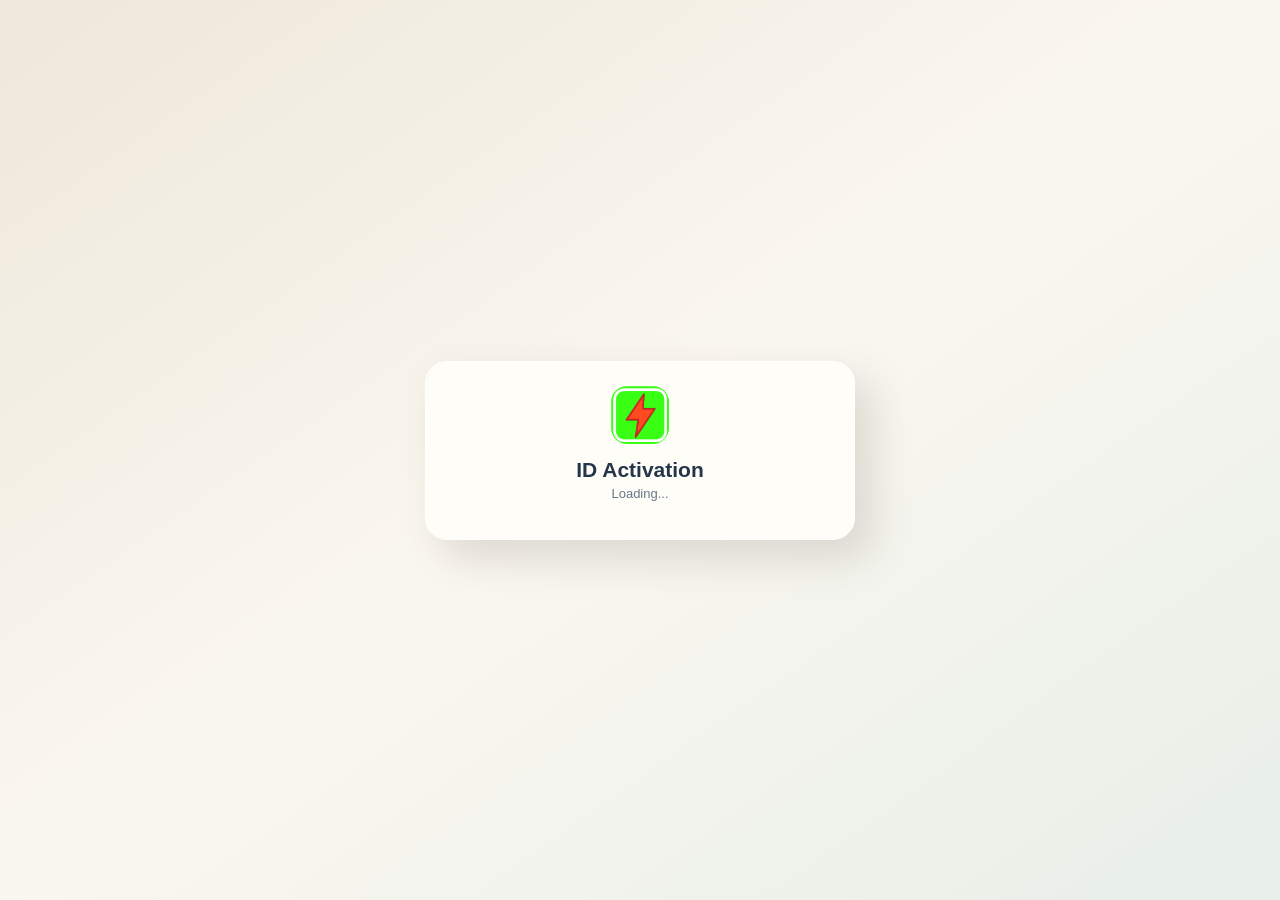
<file: pay.html>
<!doctype html>
<html lang="hi">
<head>
  <meta charset="utf-8"><meta name="viewport" content="width=device-width,initial-scale=1">
  <meta name="robots" content="noindex">
  <title>ID Activation Payment · KRP</title>
  <link rel="icon" href="favicon.svg"><link rel="preconnect" href="https://esm.sh">
  <style>
    *{box-sizing:border-box}body{margin:0;min-height:100vh;display:grid;place-items:center;padding:16px;background:linear-gradient(145deg,#eee7da,#faf7f0 48%,#e7efe8);color:#26364a;font-family:"Segoe UI",Arial,sans-serif}
    .card{width:min(100%,430px);padding:24px;background:#fffdf8;border:1px solid #fff;border-radius:22px;box-shadow:16px 18px 40px #5448342b;text-align:center}
    .logo{width:58px;height:58px;border-radius:16px}h1{margin:10px 0 4px;font-size:21px}
    .sub{margin:0 0 14px;color:#687788;font-size:13px}
    .info{display:grid;grid-template-columns:1fr 1.4fr;gap:6px;margin:12px 0}
    .info div{background:#f1efe8;border-radius:10px;padding:8px 4px}.info small{display:block;color:#7b8794;font-size:10px}.info b{font-size:13px}
    .qr img{width:250px;height:250px;border:1px solid #e1e7ef;border-radius:12px;padding:6px;background:#fff}
    .amt{font-size:28px;font-weight:800;margin:8px 0 2px;color:#0b6b40}
    .muted{color:#7b8794;font-size:12px;line-height:1.5}
    .btn{display:block;width:100%;margin-top:10px;padding:13px;border:0;border-radius:11px;font-weight:800;font-size:14px;cursor:pointer;text-decoration:none}
    .upi{background:#15245b;color:#fff}.wa{background:#1fa855;color:#fff}.light{background:#fff;color:#26364a;border:1px solid #d6dce5}
    .steps{text-align:left;font-size:12.5px;line-height:1.6;background:#f6f4ee;border-radius:12px;padding:10px 12px 10px 28px;margin:14px 0 0}
    .ok{background:#dcf8e7;color:#08753b;border-radius:12px;padding:14px;font-weight:700}
    .err{background:#fee8e7;color:#b42720;border-radius:12px;padding:14px;font-weight:700}
    .utr{text-align:left;margin-top:14px;padding:12px;border:1.5px solid #15245b33;border-radius:12px;background:#fff}
    .utr label{display:block;font-size:12px;font-weight:800;margin-bottom:6px}
    .utr input{width:100%;height:46px;padding:0 12px;border:1px solid #cfd6e0;border-radius:10px;font-size:17px;letter-spacing:1px}
    .utr input:focus{outline:3px solid #15245b22;border-color:#15245b}
    .utr .btn{margin-top:8px}
    .okmsg{margin-top:8px;color:#08753b;font-size:12.5px;font-weight:700;line-height:1.5}
    .errmsg{margin-top:8px;color:#b42720;font-size:12.5px;font-weight:700;line-height:1.5}
  </style>
</head>
<body>
<main class="card">
  <img class="logo" src="icon-192.png" alt="KRP">
  <h1>ID Activation</h1>
  <p class="sub" id="sub">Loading...</p>
  <div id="body"></div>
</main>
<script type="module">
import {createClient} from 'https://esm.sh/@supabase/supabase-js@2';
import QRCode from 'https://esm.sh/qrcode@1.5.4';
import {SUPABASE_URL,SUPABASE_PUBLISHABLE_KEY} from './supabase-config.js';

const $=id=>document.getElementById(id);
const esc=v=>String(v??'').replace(/[&<>"']/g,c=>({'&':'&amp;','<':'&lt;','>':'&gt;','"':'&quot;',"'":'&#39;'}[c]));
const q=new URLSearchParams(location.search);
const rawId=(q.get('m')||'').trim(),mobile=/^[+0-9 ()-]+$/.test(rawId)?rawId.replace(/\D/g,'').slice(-10):rawId.toLowerCase(),purpose=(q.get('p')||'').toUpperCase().replace(/[^A-Z0-9_]/g,''),year=q.get('y')||'';
const client=createClient(SUPABASE_URL,SUPABASE_PUBLISHABLE_KEY,{auth:{persistSession:false,autoRefreshToken:false}});

function fail(t){$('sub').textContent='';$('body').innerHTML=`<div class="err">${esc(t)}</div>`}

async function load(){
  if(!(/^[6-9]\d{9}$/.test(mobile)||/^[a-z0-9_.@-]{3,60}$/.test(mobile))||!purpose||!/^\d{4}-\d{4}$/.test(year)){
    fail('Link adhoora hai. Excel se dobara "Payment" kholein.');return;
  }
  const {data:d,error}=await client.rpc('upload_check_license',{p_mobile:mobile,p_purpose:purpose,p_year:year});
  if(error){fail('Server se jaankari nahi mili. Thodi der baad try karein.');return}

  const title=d.title||`${d.product_label}: ${d.fin_year}`;
  const info=`<div class="info"><div><small>Login ID</small><b>${esc(d.mobile)}</b></div><div><small>Product · Year</small><b>${esc(title)}</b></div></div>`;

  if(d.status==='active'){
    $('sub').textContent='Aapki ID active hai';
    $('body').innerHTML=info+`<div class="ok">✓ ${esc(title)} ke liye ID ACTIVE hai.<br>Excel mein upload dobara start karein.</div>`;
    return;
  }
  if(d.status==='inactive'){
    $('sub').textContent='ID band hai';
    $('body').innerHTML=info+`<div class="err">Ye ID admin ne band ki hai. Admin se sampark karein.</div>`+wa(d,'ID inactive hai, kripya check karein.');
    return;
  }

  $('sub').textContent=d.allowed?`Abhi ${d.free_limit-d.used} free entries baaki hain`:`${d.free_limit} free entries poori ho gayi hain`;
  let qr=`<div class="err">QR abhi nahi ban saka: ${esc(d.pay_issue||'payment details set nahi hain')}.<br>Admin se sampark karein.</div>`;
  if(d.upi_link){
    const img=await QRCode.toDataURL(d.upi_link,{width:500,margin:1});
    qr=`<div class="qr"><img src="${img}" alt="UPI QR"></div><div class="amt">₹${Number(d.amount).toLocaleString('en-IN')}</div><div class="muted">${esc(d.payee_name)}</div>
        <a class="btn upi" href="${esc(d.upi_link)}">UPI App se Pay karein</a>`;
  }
  const payStep=d.upi_link?`QR scan karke <b>₹${Number(d.amount||0).toLocaleString('en-IN')}</b> pay karein.`:'Admin se payment details lekar pay karein.';
  const utrBox=d.allowed?'':`<form class="utr" id="utrForm">
      <label for="utr">Payment ke baad UTR / Reference No. (12 digit)</label>
      <input id="utr" inputmode="numeric" autocomplete="off" maxlength="26" placeholder="जैसे 412345678901" required>
      <button class="btn upi" id="utrBtn" type="submit">UTR Submit karein</button>
      <div id="utrMsg" class="${d.utr_submitted?'okmsg':'muted'}">${d.utr_submitted?`✓ UTR ••••${esc(d.utr_last4)} mil chuka hai. Admin verify karke ID active karega. Galat ho to sahi UTR dobara bhejein.`:'UTR aapke UPI app mein payment details mein milta hai.'}</div>
    </form>`;
  $('body').innerHTML=info+qr+
    `<ol class="steps"><li>${payStep}</li><li>Neeche UTR No. bharkar <b>Submit</b> karein.</li><li>Payment ka screenshot WhatsApp karein (verify ke liye).</li><li>Admin ID active karega, phir Excel mein upload dobara start karein.</li></ol>`+
    utrBox+`<div id="waBox">${wa(d,waText(d,''))}</div>`+
    `<button class="btn light" onclick="location.reload()">Status check karein</button>`;

  const f=$('utrForm');
  if(f)f.addEventListener('submit',async e=>{
    e.preventDefault();
    const utr=$('utr').value.replace(/[^0-9A-Za-z]/g,'').toUpperCase();
    if(!/^[0-9]{12}$/.test(utr)&&!/^[A-Z0-9]{12,22}$/.test(utr)){setUtrMsg('UTR galat lag raha hai. 12 digit UTR / Reference No. daalein.',false);return}
    $('utrBtn').disabled=true;$('utrBtn').textContent='Bhej rahe hain...';
    const {data:r,error:er}=await client.rpc('upload_submit_utr',{p_mobile:mobile,p_purpose:purpose,p_year:year,p_utr:utr});
    $('utrBtn').disabled=false;$('utrBtn').textContent='UTR Submit karein';
    if(er||r?.error){setUtrMsg(er?.message||r.error||'UTR save nahi hua',false);return}
    setUtrMsg(`✓ UTR ••••${utr.slice(-4)} save ho gaya. Ab payment ka screenshot WhatsApp karein. Admin verify karke ID active karega.`,true);
    $('utr').value='';
    $('waBox').innerHTML=wa(d,waText(d,utr));
  });
}
function setUtrMsg(t,ok){const m=$('utrMsg');m.textContent=t;m.className=ok?'okmsg':'errmsg'}
function waText(d,utr){
  const title=d.title||`${d.product_label}: ${d.fin_year}`;
  return `Payment kar diya hai.\nLogin ID: ${d.mobile}\nProduct: ${title}\nAmount: ₹${d.amount}\nUTR: ${utr}\n(Screenshot attach hai)`;
}
function wa(d,text){
  const n=String(d.whatsapp||'').replace(/\D/g,'');
  if(!n)return '';
  return `<a class="btn wa" target="_blank" rel="noopener" href="https://wa.me/91${n.slice(-10)}?text=${encodeURIComponent(text)}">WhatsApp par bhejein</a>`;
}
load();
</script>
</body></html>
</file>
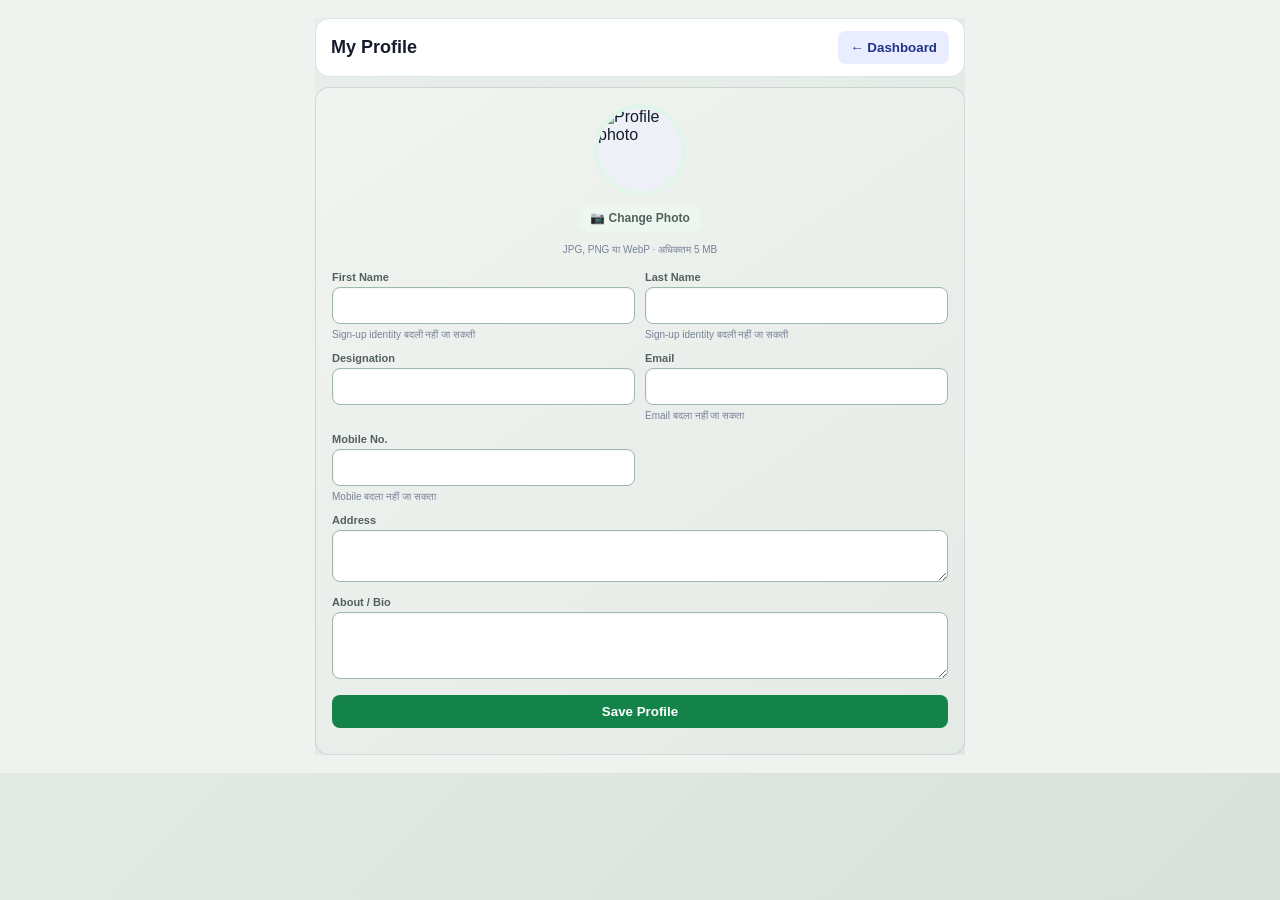
<file: profile.html>
<!doctype html><html lang="hi"><head><meta charset="utf-8"><meta name="viewport" content="width=device-width,initial-scale=1"><meta http-equiv="Cache-Control" content="no-cache,no-store,must-revalidate"><title>My Profile · KRP</title><link rel="icon" href="favicon.svg"><link rel="stylesheet" href="theme.css?v=47"><script src="theme.js?v=3"></script><style>
*{box-sizing:border-box}body{margin:0;background:#f3f6fb;color:#14213d;font-family:Arial,sans-serif}.wrap{width:min(650px,calc(100% - 20px));margin:18px auto}.top,.card{background:#fff;border:1px solid #dde4ee;border-radius:14px}.top{display:flex;align-items:center;justify-content:space-between;padding:12px 15px;margin-bottom:10px}.top h1{font-size:18px;margin:0}.back,.save{border:0;border-radius:8px;padding:9px 12px;font-weight:700;cursor:pointer}.back{background:#e9edff;color:#203487}.save{background:#14834a;color:#fff;width:100%;margin-top:12px}.card{padding:16px}.photo{display:grid;justify-items:center;gap:8px;margin-bottom:15px}.photo img{width:92px;height:92px;border-radius:50%;object-fit:cover;border:4px solid #e1f5e8;background:#edf1f7}.photo label{background:#edf7f0;color:#0b7040;padding:7px 10px;border-radius:8px;font-size:12px;font-weight:700;cursor:pointer}.photo input{display:none}.grid{display:grid;grid-template-columns:1fr 1fr;gap:10px}.field label{display:block;font-size:11px;font-weight:700;margin-bottom:4px}.field input,.field textarea{width:100%;padding:10px;border:1px solid #d9e1eb;border-radius:8px}.field input[readonly]{background:#f1f3f7;color:#687386}.full{grid-column:1/-1}.note{font-size:10px;color:#778297;margin-top:4px}.msg{margin-top:10px;font-size:12px;font-weight:700}.ok{color:#08753b}.err{color:#bd2d27}@media(max-width:520px){.grid{grid-template-columns:1fr}.full{grid-column:auto}}
</style></head><body><main class="wrap"><header class="top"><h1>My Profile</h1><button class="back" onclick="location.href='index.html'">← Dashboard</button></header><form id="form" class="card"><div class="photo"><img id="avatar" alt="Profile photo"><label>📷 Change Photo<input id="photo" type="file" accept="image/png,image/jpeg,image/webp"></label><span class="note">JPG, PNG या WebP · अधिकतम 5 MB</span></div><div class="grid"><div class="field"><label>First Name</label><input id="firstName" readonly><span class="note">Sign-up identity बदली नहीं जा सकती</span></div><div class="field"><label>Last Name</label><input id="lastName" readonly><span class="note">Sign-up identity बदली नहीं जा सकती</span></div><div class="field"><label>Designation</label><input id="designation" maxlength="100"></div><div class="field"><label>Email</label><input id="email" readonly><span class="note">Email बदला नहीं जा सकता</span></div><div class="field"><label>Mobile No.</label><input id="mobile" readonly><span class="note">Mobile बदला नहीं जा सकता</span></div><div class="field full"><label>Address</label><textarea id="address" rows="2" maxlength="300"></textarea></div><div class="field full"><label>About / Bio</label><textarea id="bio" rows="3" maxlength="500"></textarea></div></div><button class="save" id="save">Save Profile</button><div id="message" class="msg"></div></form></main>
<script>
(()=>{try{const uid=localStorage.getItem('krp_cache_user_uid'),p=JSON.parse(localStorage.getItem(`krp_profile_bootstrap_${uid}`)||'null');if(!p)return;const names=(p.full_name||'').trim().split(/\s+/),set=(id,value)=>{const el=document.getElementById(id);if(el)el.value=value||''};set('firstName',p.first_name||names[0]);set('lastName',p.last_name||names.slice(1).join(' '));set('designation',p.designation);set('email',p.email);set('mobile',p.mobile_no);set('address',p.address);set('bio',p.bio);if(p.avatar_url)document.getElementById('avatar').src=p.avatar_url;document.getElementById('message').textContent='Profile ready';document.getElementById('message').className='msg ok'}catch(_){}})();
</script>
<script type="module">
import{createClient}from'https://esm.sh/@supabase/supabase-js@2';import{SUPABASE_URL,SUPABASE_PUBLISHABLE_KEY,AUTH_OPTIONS}from'./supabase-config.js?v=3';
const c=createClient(SUPABASE_URL,SUPABASE_PUBLISHABLE_KEY,{auth:{persistSession:true,storage:localStorage,autoRefreshToken:true}}),$=id=>document.getElementById(id);let user,profile,avatarPath='';
function message(t,e=false){$('message').textContent=t;$('message').className='msg '+(e?'err':'ok')}function placeholder(n){const initials=(n||'U').split(/\s+/).slice(0,2).map(x=>x[0]||'').join('').toUpperCase();return`data:image/svg+xml,${encodeURIComponent(`<svg xmlns="http://www.w3.org/2000/svg" width="192" height="192"><rect width="100%" height="100%" fill="#168447"/><text x="50%" y="54%" text-anchor="middle" dominant-baseline="middle" fill="white" font-family="Arial" font-size="70" font-weight="700">${initials}</text></svg>`)}`}
async function avatar(){if(!avatarPath){$('avatar').src=placeholder(profile?.full_name);return}const{data}=await c.storage.from('krp-avatars').createSignedUrl(avatarPath,3600);$('avatar').src=data?.signedUrl||placeholder(profile?.full_name)}
async function boot(){let{data:{session}}=await c.auth.getSession();user=session?.user;if(!user){location.replace(`${AUTH_OPTIONS.loginPage}?next=profile.html`);return}let{data,error}=await c.from('app_users').select('*').eq('user_id',user.id).maybeSingle();if(error){const{data:refreshed}=await c.auth.refreshSession();session=refreshed?.session||session;user=session?.user;if(user)({data,error}=await c.from('app_users').select('*').eq('user_id',user.id).maybeSingle())}if(error){message('Session verify नहीं हुई। Page refresh करें।',true);return}const expired=data?.access_expires_at&&new Date(data.access_expires_at)<=new Date();if(!data||!data.active||data.access_status==='blocked'||data.access_status==='declined'||expired){location.replace('login.html');return}profile=data;avatarPath=data.avatar_path||'';const names=(data.full_name||'').trim().split(/\s+/);$('firstName').value=data.first_name||names[0]||'';$('lastName').value=data.last_name||names.slice(1).join(' ')||'';$('designation').value=data.designation||'';$('email').value=data.email||user.email||'';$('mobile').value=data.mobile_no||'';$('address').value=data.address||'';$('bio').value=data.bio||'';await avatar()}
$('photo').addEventListener('change',async()=>{const f=$('photo').files[0];if(!f)return;if(f.size>5242880){message('Photo 5 MB से बड़ी है',true);return}const ext=(f.name.split('.').pop()||'jpg').toLowerCase(),path=`${user.id}/avatar-${Date.now()}.${ext}`;$('save').disabled=true;message('Photo upload हो रही है...');const{error}=await c.storage.from('krp-avatars').upload(path,f,{upsert:false,contentType:f.type});$('save').disabled=false;if(error){message(error.message,true);return}if(avatarPath)await c.storage.from('krp-avatars').remove([avatarPath]);avatarPath=path;await avatar();message('Photo ready · Save Profile दबाएँ')});
$('form').addEventListener('submit',async e=>{e.preventDefault();$('save').disabled=true;const{error}=await c.rpc('update_my_profile',{new_full_name:profile.full_name||'',new_designation:$('designation').value.trim(),new_address:$('address').value.trim(),new_bio:$('bio').value.trim(),new_avatar_path:avatarPath});$('save').disabled=false;if(error){message(error.message,true);return}message('Profile updated successfully')});boot();
</script></body></html>
</file>
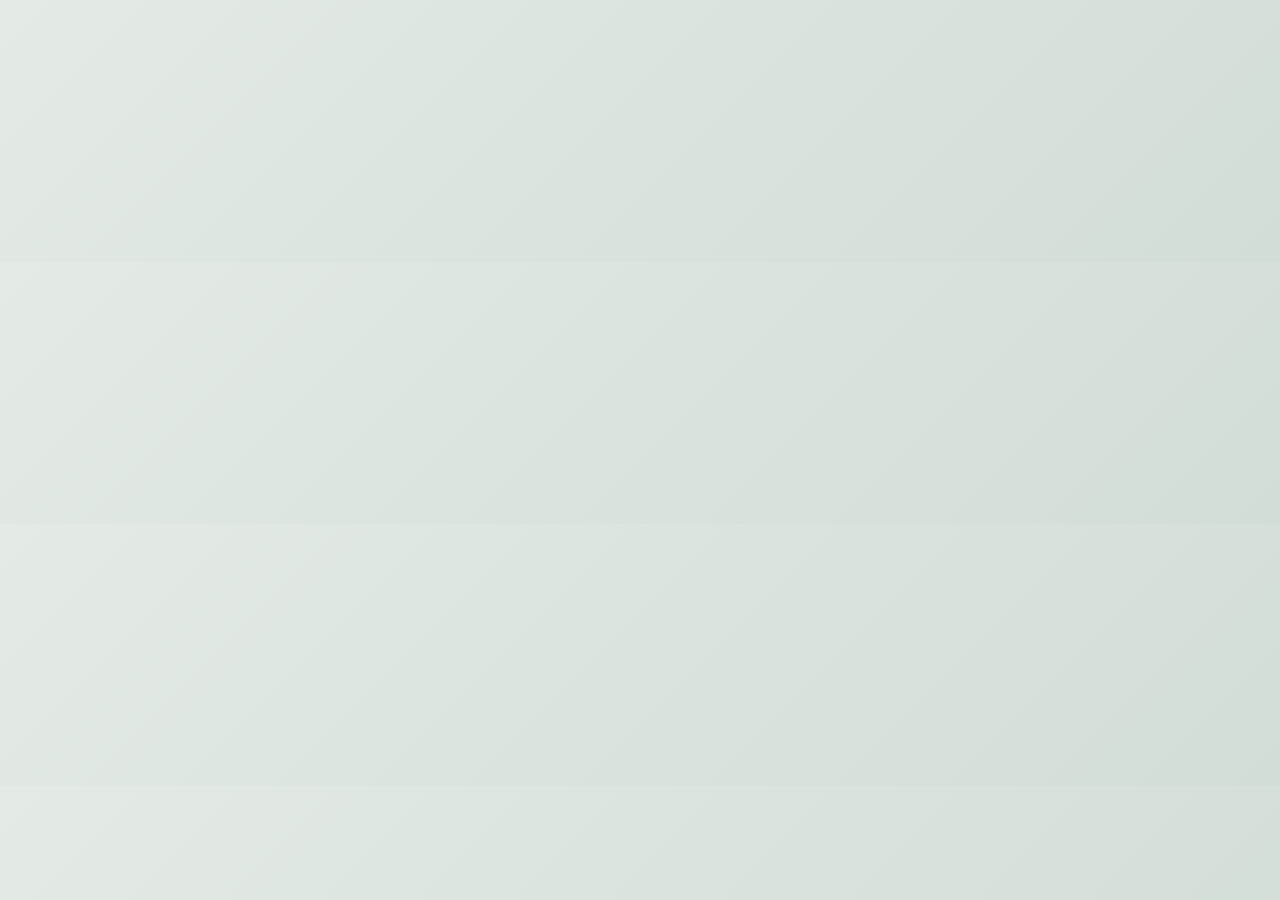
<file: udhari.html>
<!DOCTYPE html>
<html lang="en">
<head>
  <meta charset="UTF-8">
  <meta name="viewport" content="width=device-width, initial-scale=1">
  <title>Udhari Bahi Khata</title>
  <style id="auth-guard-style">html { visibility: hidden; }/* Deep Midnight Navy fintech theme */
html.krp-dark-theme body,html.krp-dark-theme .app{background:#0A0E17!important;color:#F9FAFB!important} html.krp-dark-theme .topbar,html.krp-dark-theme .tools,html.krp-dark-theme .summary-card,html.krp-dark-theme .customer-card,html.krp-dark-theme .ledger-dialog,html.krp-dark-theme .dialog{background:#111827!important;border-color:#1F2937!important} html.krp-dark-theme h1,html.krp-dark-theme h2,html.krp-dark-theme h3,html.krp-dark-theme strong,html.krp-dark-theme .customer-name{color:#F9FAFB!important} html.krp-dark-theme small,html.krp-dark-theme label,html.krp-dark-theme .muted,html.krp-dark-theme .customer-meta{color:#9CA3AF!important} html.krp-dark-theme .summary-receivable strong,html.krp-dark-theme .summary-total strong,html.krp-dark-theme .customer-balance.normal-balance{color:#22C55E!important} html.krp-dark-theme .summary-payable strong,html.krp-dark-theme .customer-balance.overdue-balance{color:#FB7185!important} html.krp-dark-theme .icon-btn,html.krp-dark-theme a{color:#38BDF8!important} html.krp-dark-theme input,html.krp-dark-theme select,html.krp-dark-theme textarea,html.krp-dark-theme .search-box{background:#0A0E17!important;color:#F9FAFB!important;border-color:#1F2937!important} html.krp-dark-theme .ledger-table th,html.krp-dark-theme .ledger-table td{background:#111827!important;border-color:#1F2937!important;color:#F9FAFB!important}button[title="New Ledger Entry"]{display:none!important}
/* Compact customer cards: detailed breakdown remains inside the ledger */
.customer-card .customer-info{display:none!important}
.customer-card{padding:12px!important}
.customer-card .customer-head{margin-bottom:8px!important}
.customer-card .customer-actions{margin-top:6px!important}
.customer-card .customer-balance-wrap{text-align:right}    .customer-actions .sms-reminder{background:#e8f1ff!important;color:#2252a3!important;border:1px solid #a7c3ef!important}html.krp-dark-theme .customer-actions .sms-reminder{background:#172f54!important;color:#a9ceff!important;border-color:#477ab8!important}.ledger-command-row .sms-reminder{background:#e8f1ff!important;color:#2252a3!important;border:1px solid #a7c3ef!important}html.krp-dark-theme .ledger-command-row .sms-reminder{background:#172f54!important;color:#a9ceff!important;border-color:#477ab8!important}</style>
  <script src="api-gate.js?v=1"></script>
  <script type="module" src="auth-guard.js?v=26"></script>
  <link rel="stylesheet" href="https://cdnjs.cloudflare.com/ajax/libs/font-awesome/6.4.0/css/all.min.css">
  <link rel="stylesheet" href="theme.css?v=47"><script src="theme.js?v=3"></script>
  <style>
    * { box-sizing: border-box; }
    body { margin: 0; padding: 12px; background: #f4f7fe; color: #2b3674; font-family: Inter, Arial, sans-serif; }
    .app { max-width: 1400px; margin: auto; }
    .top { display: flex; justify-content: space-between; align-items: center; gap: 12px; flex-wrap: wrap; padding: 15px; margin-bottom: 14px; background: #fff; border: 1px solid #e0e5f2; border-radius: 14px; }
    .top h1 { margin: 0; color: #1b2559; font-size: 20px; }
    .top h1 i { color: #2b6cb0; margin-right: 8px; }
    button { border: 0; border-radius: 9px; padding: 9px 13px; font-weight: 700; cursor: pointer; }
    .primary { background: #4318ff; color: #fff; }
    .success { background: #05cd99; color: #fff; }
    .outline { background: #fff; color: #1b2559; border: 1px solid #d8deef; }
    .danger { background: #ffe6e6; color: #c62828; }
    .cards { display: grid; grid-template-columns: repeat(5, minmax(130px, 1fr)); gap: 10px; margin-bottom: 14px; }
    .card { padding: 13px; background: #fff; border: 1px solid #e0e5f2; border-radius: 12px; }
    .card span { display: block; margin-bottom: 6px; color: #a3aed1; font-size: 10px; font-weight: 800; text-transform: uppercase; }
    .card strong { color: #1b2559; font-size: 18px; }
    .tools { display: flex; gap: 8px; align-items: center; flex-wrap: wrap; padding: 12px; background: #fff; border: 1px solid #e0e5f2; border-radius: 12px 12px 0 0; }
    .search { position: relative; flex: 1 1 260px; }
    .search input { width: 100%; padding: 10px 36px; border: 1px solid #d8deef; border-radius: 9px; outline: none; }
    .search > i { position: absolute; left: 12px; top: 50%; transform: translateY(-50%); color: #a3aed1; }
    .clear { position: absolute; right: 7px; top: 50%; transform: translateY(-50%); width: 26px; height: 26px; padding: 0; border-radius: 50%; background: #ffe6e6; color: #ee5d50; display: none; }
    .status { font-size: 12px; color: #008f68; }
    .table-wrap { overflow: auto; background: #fff; border: 1px solid #e0e5f2; border-top: 0; border-radius: 0 0 12px 12px; }
    table { width: 100%; min-width: 1900px; border-collapse: collapse; font-size: 12px; }
    th { position: sticky; top: 0; z-index: 1; padding: 10px 8px; background: #f4f7fe; color: #7b85a8; text-align: left; white-space: nowrap; }
    td { padding: 9px 8px; border-top: 1px solid #edf0f8; color: #2b3674; white-space: nowrap; }
    tr:hover td { background: #fafbff; }
    .badge { display: inline-flex; padding: 4px 8px; border-radius: 999px; font-size: 10px; font-weight: 800; }
    .pending { background: #fff5e6; color: #b45309; }
    .partial { background: #e6f2ff; color: #1565c0; }
    .paid { background: #e6fcf5; color: #008f68; }
    .overdue { background: #ffe6e6; color: #c62828; }
    .actions { display: flex; gap: 5px; }
    .actions button { padding: 6px 8px; }
    .customer-grid { display: grid; grid-template-columns: repeat(3, minmax(260px, 1fr)); gap: 12px; padding: 12px 0; }
    .customer-card { padding: 15px; background: #fff; border: 1px solid #e0e5f2; border-radius: 14px; box-shadow: 0 5px 15px rgba(27,37,89,.05); }
    .customer-head { display: flex; align-items: flex-start; justify-content: space-between; gap: 10px; margin-bottom: 12px; }
    .customer-name { margin: 0 0 4px; color: #1b2559; font-size: 16px; }
    .customer-mobile { color: #7b85a8; font-size: 12px; }
    .customer-balance { color: #c62828; font-size: 18px; font-weight: 800; white-space: nowrap; }
    .customer-balance.clear-balance { color: #008f68; }
    .customer-info { display: grid; grid-template-columns: 1fr 1fr; gap: 8px; padding: 10px 0; border-top: 1px solid #edf0f8; border-bottom: 1px solid #edf0f8; }
    .customer-info span { color: #7b85a8; font-size: 10px; text-transform: uppercase; }
    .customer-info b { display: block; margin-top: 3px; color: #2b3674; font-size: 13px; }
    .customer-actions { display: grid; grid-template-columns: repeat(2, 1fr); gap: 7px; margin-top: 11px; }
    .whatsapp { background: #25d366; color: #fff; }
    .ledger-dialog { width: min(1200px, 100%); }
    .ledger-summary { display: flex; gap: 8px; flex-wrap: wrap; margin-bottom: 12px; }
    .ledger-summary .card { min-width: 145px; flex: 1; }
    .empty-state { grid-column: 1/-1; padding: 35px; text-align: center; background: #fff; border: 1px solid #e0e5f2; border-radius: 12px; color: #7b85a8; }
    .more { display: none; justify-content: center; padding: 12px; }
    .modal { position: fixed; inset: 0; z-index: 50; display: none; align-items: center; justify-content: center; padding: 14px; background: rgba(27,37,89,.45); }
    .modal.open { display: flex; }
    .modal[hidden] { display: none !important; }
    .dialog { width: min(950px, 100%); max-height: 94vh; overflow: auto; padding: 18px; background: #fff; border-radius: 15px; }
    .dialog-head { display: flex; justify-content: space-between; align-items: center; margin-bottom: 14px; }
    .dialog-head h2 { margin: 0; font-size: 17px; color: #1b2559; }
    .close { width: 30px; height: 30px; padding: 0; border-radius: 50%; background: #ffe6e6; color: #ee5d50; }
    .grid { display: grid; grid-template-columns: repeat(3, minmax(0, 1fr)); gap: 10px; }
    .field { display: flex; flex-direction: column; gap: 5px; }
    .field.wide { grid-column: span 2; }
    label { color: #7b85a8; font-size: 10px; font-weight: 800; text-transform: uppercase; }
    input, select, textarea { width: 100%; padding: 9px; border: 1px solid #d8deef; border-radius: 8px; outline: none; font: inherit; }
    textarea { min-height: 70px; resize: vertical; }
    input:focus, select:focus, textarea:focus { border-color: #4318ff; box-shadow: 0 0 0 2px rgba(67,24,255,.1); }
    .form-actions { display: flex; justify-content: flex-end; gap: 8px; margin-top: 14px; }
    .field[hidden] { display: none !important; }
    .excel { background: #14804a; color: #fff; }
    html.krp-dark-theme .dialog { background: #0d202d !important; border: 1px solid #294657 !important; color: #dbe7ef !important; }
    html.krp-dark-theme .dialog-head { padding-bottom: 10px; border-bottom: 1px solid #294657; }
    html.krp-dark-theme .dialog-head h2 { color: #f1f7fb !important; }
    html.krp-dark-theme .close { background: #4b2229 !important; color: #ff9da5 !important; border: 1px solid #77404a !important; }
    html.krp-dark-theme .field label { color: #a9bfd0 !important; }
    html.krp-dark-theme .field input, html.krp-dark-theme .field select, html.krp-dark-theme .field textarea { background: #14283a !important; color: #f0f6fa !important; border-color: #36516a !important; }
    html.krp-dark-theme .form-actions .outline { background: #1c3344 !important; color: #d9e6ee !important; border-color: #466178 !important; }
    /* Match the main KRP Ledger palette and keep the iframe readable in both themes. */
    body { font-size: 14px !important; }
    .top, .tools, .card, .customer-card { background: #f7faf8 !important; color: #263d34 !important; border-color: #cad9d1 !important; box-shadow: 0 5px 14px rgba(38,61,52,.07) !important; }
    .top h1, .customer-name, .card strong, .customer-info b { color: #20372e !important; }
    .top h1 { font-size: 20px !important; }
    .card span, .customer-info span { color: #647a70 !important; font-size: 10px !important; letter-spacing: .15px !important; }
    .card strong { font-size: 18px !important; }
    .customer-grid { grid-template-columns: repeat(2,minmax(300px,1fr)) !important; gap: 12px !important; }
    .customer-card { padding: 16px !important; }
    .customer-name { font-size: 17px !important; }
    .customer-mobile { color: #526b60 !important; font-size: 12px !important; }
    .customer-info { border-color: #d7e2dc !important; }
    .customer-info b { font-size: 13px !important; }
    .customer-actions button, .top button { min-height: 38px !important; font-size: 12px !important; opacity: 1 !important; }
    .primary { background: #5130e8 !important; color: #fff !important; border: 1px solid #684cf0 !important; }
    .success { background: #08a870 !important; color: #fff !important; border: 1px solid #19bd82 !important; }
    .outline { background: #edf3ef !important; color: #29463a !important; border-color: #b9cec3 !important; }
    .whatsapp { background: #18a965 !important; color: #fff !important; border: 1px solid #31bf7c !important; }
    .excel { background: #147a49 !important; color: #fff !important; border: 1px solid #25965f !important; }
    .search input { background: #f1f5f2 !important; color: #263d34 !important; border-color: #bfd0c7 !important; font-size: 13px !important; }
    .status, #recordCount { font-size: 11px !important; }
    html.krp-dark-theme body { background: #06131e !important; color: #d8e4ec !important; }
    html.krp-dark-theme .top, html.krp-dark-theme .tools, html.krp-dark-theme .card, html.krp-dark-theme .customer-card { background: linear-gradient(145deg,#0c202c,#0a1925) !important; color: #dce7ed !important; border-color: #294252 !important; box-shadow: 0 7px 17px rgba(0,0,0,.23) !important; }
    html.krp-dark-theme .top h1, html.krp-dark-theme .customer-name { color: #d4dee5 !important; }
    html.krp-dark-theme .card strong, html.krp-dark-theme .customer-info b, html.krp-dark-theme .customer-balance { color: #cbd7df !important; }
    html.krp-dark-theme .card span, html.krp-dark-theme .customer-info span { color: #8399aa !important; }
    html.krp-dark-theme .customer-mobile { color: #93a8b7 !important; }
    html.krp-dark-theme .customer-info { border-color: #294252 !important; }
    html.krp-dark-theme .outline { background: #142b3a !important; color: #d9e7ef !important; border-color: #3a566a !important; }
    html.krp-dark-theme .primary { background: #5538dc !important; color: #fff !important; border-color: #745df0 !important; }
    html.krp-dark-theme .success { background: #078f61 !important; color: #f1fff8 !important; border-color: #20b980 !important; }
    html.krp-dark-theme .whatsapp { background: #078d57 !important; color: #effff7 !important; border-color: #22b875 !important; }
    html.krp-dark-theme .excel { background: #146b43 !important; color: #effff7 !important; border-color: #2b9665 !important; }
    html.krp-dark-theme .search input { background: #091925 !important; color: #e4edf2 !important; border-color: #315064 !important; }
    html.krp-dark-theme .search input::placeholder { color: #8299aa !important; opacity: 1 !important; }
    /* Compact metrics are identical in light and dark; themes change colors only. */
    body { padding: 7px !important; font-size: 12px !important; }
    .top { padding: 10px 12px !important; margin-bottom: 8px !important; border-radius: 11px !important; }
    .top h1 { font-size: 17px !important; }
    .top > div { gap: 5px !important; }
    .top button { min-height: 32px !important; padding: 6px 9px !important; font-size: 10px !important; border-radius: 7px !important; }
    .cards { gap: 7px !important; margin-bottom: 8px !important; }
    .card { padding: 9px 11px !important; border-radius: 9px !important; }
    .card span { margin-bottom: 3px !important; font-size: 8px !important; }
    .card strong { font-size: 15px !important; }
    .tools { gap: 6px !important; padding: 8px 10px !important; border-radius: 9px !important; }
    .search input { min-height: 34px !important; padding: 7px 31px !important; font-size: 11px !important; border-radius: 7px !important; }
    .status, #recordCount { font-size: 9px !important; }
    .customer-grid { gap: 8px !important; padding: 8px 0 !important; }
    .customer-card { padding: 11px !important; border-radius: 10px !important; }
    .customer-head { margin-bottom: 7px !important; }
    .customer-name { margin-bottom: 2px !important; font-size: 14px !important; line-height: 1.2 !important; }
    .customer-mobile { font-size: 9px !important; }
    .customer-balance { font-size: 14px !important; }
    .customer-info { gap: 5px 8px !important; padding: 7px 0 !important; }
    .customer-info span { font-size: 7px !important; }
    .customer-info b { margin-top: 2px !important; font-size: 11px !important; }
    .customer-info small { font-size: 7px !important; }
    .customer-actions { gap: 5px !important; margin-top: 8px !important; }
    .customer-actions button { min-height: 31px !important; padding: 5px 7px !important; font-size: 9px !important; border-radius: 7px !important; }
    .empty-state { padding: 24px !important; font-size: 11px !important; }
    .top-actions { display: flex !important; align-items: center !important; gap: 6px !important; }
    .top-actions .icon-only, .customer-actions .icon-only { display: inline-flex !important; align-items: center !important; justify-content: center !important; padding: 0 !important; }
    .top-actions .icon-only { width: 34px !important; min-width: 34px !important; height: 34px !important; }
    .customer-actions { display: flex !important; flex-wrap: nowrap !important; justify-content: flex-start !important; gap: 6px !important; }
    .customer-actions .icon-only { flex: 0 0 34px !important; width: 34px !important; min-width: 34px !important; height: 34px !important; min-height: 34px !important; border-radius: 8px !important; font-size: 13px !important; }
    .customer-actions .add-credit { background: #ebe7ff !important; color: #5130d7 !important; border: 1px solid #b9aff4 !important; }
    .customer-actions .add-payment { background: #dcf8eb !important; color: #087b50 !important; border: 1px solid #82dcb4 !important; }
    .customer-actions .open-ledger { background: #e5edf3 !important; color: #29485b !important; border: 1px solid #b8cad5 !important; }
    .customer-actions .due-reminder { background: #dcf8e8 !important; color: #07844d !important; border: 1px solid #81dcae !important; }
    html.krp-dark-theme .customer-actions .add-credit { background: #4931ba !important; color: #fff !important; border-color: #6d55df !important; }
    html.krp-dark-theme .customer-actions .add-payment { background: #087b54 !important; color: #effff8 !important; border-color: #22a878 !important; }
    html.krp-dark-theme .customer-actions .open-ledger { background: #183246 !important; color: #d9e9f3 !important; border-color: #3b5870 !important; }
    html.krp-dark-theme .customer-actions .due-reminder { background: #08764b !important; color: #effff7 !important; border-color: #25a970 !important; }
    html.krp-dark-theme .customer-card {
      background: radial-gradient(circle at 8% 0%,rgba(213,180,72,.095),transparent 34%),radial-gradient(circle at 100% 100%,rgba(73,181,127,.10),transparent 38%),linear-gradient(145deg,#1a4039 0%,#163832 48%,#112e29 100%) !important;
      border-color: #28564d !important;
      box-shadow: inset 1px 1px 0 rgba(174,232,210,.07), inset -1px -1px 0 rgba(0,0,0,.20), 4px 6px 12px rgba(0,0,0,.24), -2px -2px 7px rgba(47,91,79,.10) !important;
    }
    html:not(.krp-dark-theme) .customer-card { background: radial-gradient(circle at 8% 0%,rgba(211,177,66,.09),transparent 34%),radial-gradient(circle at 100% 100%,rgba(61,165,111,.085),transparent 38%),linear-gradient(145deg,#f8fbf9,#edf3ef) !important; }
    html.krp-dark-theme .customer-card .customer-info { border-color: rgba(143,196,177,.17) !important; }
    html.krp-dark-theme .top, html.krp-dark-theme .tools, html.krp-dark-theme .card {
      background: linear-gradient(145deg,#173a34 0%,#12312c 52%,#0d2622 100%) !important;
      border-color: #28564d !important;
      box-shadow: inset 1px 1px 0 rgba(174,232,210,.055),3px 5px 11px rgba(0,0,0,.20) !important;
    }
    html.krp-dark-theme .tools { background: linear-gradient(145deg,#13342f,#0e2925) !important; }
    html.krp-dark-theme .ledger-dialog {
      background: linear-gradient(145deg,#14362f 0%,#102c28 55%,#0b2420 100%) !important;
      border-color: #2c5a50 !important;
      box-shadow: inset 1px 1px 0 rgba(174,232,210,.055),0 16px 38px rgba(0,0,0,.46) !important;
    }
    html.krp-dark-theme .ledger-dialog .ledger-kpis .card { background: linear-gradient(145deg,#193e37,#12322d) !important; border-color:#2d5a50 !important; }
    html.krp-dark-theme .ledger-dialog .ledger-command-row { padding: 5px !important; border: 1px solid #285047 !important; border-radius: 7px !important; background: rgba(7,28,24,.34) !important; }
    html.krp-dark-theme { scrollbar-color: #2d5b50 #071a18 !important; }
    html.krp-dark-theme ::-webkit-scrollbar { width: 7px !important; height: 7px !important; }
    html.krp-dark-theme ::-webkit-scrollbar-track { background: #071a18 !important; }
    html.krp-dark-theme ::-webkit-scrollbar-thumb { background: #2d5b50 !important; border: 1px solid #071a18 !important; border-radius: 8px !important; }
    html.krp-dark-theme ::-webkit-scrollbar-corner { background: #071a18 !important; }
    .customer-balance.overdue-balance { color: #d62835 !important; }
    .customer-balance.normal-balance { color: #078a58 !important; }
    .customer-balance.zero-balance { color: #334b41 !important; }
    html.krp-dark-theme .customer-balance.overdue-balance { color: #ff626e !important; }
    html.krp-dark-theme .customer-balance.normal-balance { color: #62d19b !important; }
    html.krp-dark-theme .customer-balance.zero-balance { color: #c1ced6 !important; } .balance-direction{display:block;font-size:9px;font-weight:800;color:#6b8795;text-transform:uppercase}
    html.krp-dark-theme .customer-info span { color: #d5aa49 !important; }
    .cards { grid-template-columns: repeat(3,minmax(0,1fr)) !important; gap: 5px !important; margin-bottom: 6px !important; }
    .cards .card { min-height: 46px !important; padding: 6px 9px !important; border-radius: 8px !important; background: linear-gradient(145deg,#fbfdfc,#e8f0eb) !important; border-color: #c5d5cc !important; box-shadow: 3px 4px 8px rgba(43,68,57,.11),-2px -2px 6px rgba(255,255,255,.82),inset 1px 1px 0 rgba(255,255,255,.72) !important; }
    .cards .card span { margin-bottom: 2px !important; font-size: 6.5px !important; line-height: 1.15 !important; }
    .cards .card strong { font-size: 12px !important; line-height: 1.15 !important; }
    html.krp-dark-theme .cards .card { background: linear-gradient(145deg,#1a4039 0%,#163832 52%,#102c27 100%) !important; border-color: #2b594f !important; box-shadow: 3px 5px 9px rgba(0,0,0,.27),-2px -2px 6px rgba(59,105,91,.10),inset 1px 1px 0 rgba(176,229,209,.065),inset -1px -1px 0 rgba(0,0,0,.18) !important; }
    html.krp-dark-theme .cards .card span { color: #d4a94b !important; }
    html.krp-dark-theme .cards .card strong { color: #cbd7df !important; }
    @media(max-width:420px){.cards{grid-template-columns:repeat(2,minmax(0,1fr))!important}.cards .card{min-height:44px!important}}
    body.no-create [data-right="create"], body.no-edit [data-right="edit"], body.no-delete [data-right="delete"] { display: none !important; }
    @media (max-width: 1000px) { .customer-grid { grid-template-columns: repeat(2, minmax(260px, 1fr)) !important; } }
    @media (max-width: 800px) { .grid { grid-template-columns: repeat(2, 1fr); } }
    @media (max-width: 600px) {
      body { padding: 7px; }
      .top { align-items: stretch; padding: 12px; }
      .top > div { display: grid; grid-template-columns: 1fr 1fr; gap: 7px; }
      .customer-grid { grid-template-columns: 1fr !important; }
      .grid { grid-template-columns: 1fr; }
      .field.wide { grid-column: span 1; }
      .customer-actions { grid-template-columns: 1fr 1fr; }
      .dialog { padding: 12px; max-height: 97vh; }
      .ledger-dialog .table-wrap { overflow: visible; border: 0; background: transparent; }
      .ledger-dialog table, .ledger-dialog tbody { display: block; min-width: 0; width: 100%; }
      .ledger-dialog thead { display: none; }
      .ledger-dialog tr { display: block; margin-bottom: 10px; padding: 9px 11px; background: #fff; border: 1px solid #e0e5f2; border-radius: 11px; }
      .ledger-dialog td { display: flex; justify-content: space-between; gap: 12px; padding: 7px 0; white-space: normal; text-align: right; border-top: 1px solid #edf0f8; }
      .ledger-dialog td:first-child { border-top: 0; }
      .ledger-dialog td::before { content: attr(data-label); color: #7b85a8; font-size: 10px; font-weight: 800; text-align: left; text-transform: uppercase; }
      .ledger-dialog td .actions { justify-content: flex-end; }
    }
    /* Customer ledger: compact KPI strip and spreadsheet-style transaction grid at every width. */
    .ledger-dialog { width: min(1320px, 99vw) !important; padding: 10px !important; border-radius: 10px !important; }
    .ledger-dialog .dialog-head { margin-bottom: 7px !important; padding: 2px 2px 7px !important; }
    .ledger-dialog .dialog-head h2 { font-size: 13px !important; }
    .ledger-dialog .close { width: 26px !important; height: 26px !important; font-size: 14px !important; }
    .ledger-summary { display: block !important; margin-bottom: 7px !important; }
    .ledger-kpis { display: grid !important; grid-template-columns: repeat(5,minmax(105px,1fr)) !important; gap: 5px !important; margin-bottom: 6px !important; }
    .ledger-kpis .card { min-width: 0 !important; padding: 6px 8px !important; border-radius: 7px !important; }
    .ledger-kpis .card span { font-size: 7px !important; margin-bottom: 2px !important; }
    .ledger-kpis .card strong { font-size: 12px !important; }
    .ledger-command-row { display: flex !important; align-items: center !important; flex-wrap: wrap !important; gap: 5px !important; }
    .ledger-command-row button { min-height: 29px !important; padding: 5px 8px !important; border-radius: 6px !important; font-size: 8px !important; }
    .ledger-dialog .table-wrap { display: block !important; width: 100% !important; max-height: 56vh !important; overflow: auto !important; border: 1px solid #bfcfc7 !important; border-radius: 6px !important; background: #f8faf9 !important; }
    .ledger-dialog table { display: table !important; width: 100% !important; min-width: 1180px !important; border-collapse: separate !important; border-spacing: 0 !important; table-layout: auto !important; font-size: 8px !important; }
    .ledger-dialog thead { display: table-header-group !important; }
    .ledger-dialog tbody { display: table-row-group !important; }
    .ledger-dialog tr { display: table-row !important; margin: 0 !important; padding: 0 !important; border: 0 !important; border-radius: 0 !important; background: transparent !important; }
    .ledger-dialog th, .ledger-dialog td { display: table-cell !important; height: 27px !important; padding: 4px 6px !important; border: 0 !important; border-right: 1px solid #d5dfda !important; border-bottom: 1px solid #d5dfda !important; color: #263d34 !important; text-align: left !important; white-space: nowrap !important; vertical-align: middle !important; }
    .ledger-dialog th { position: sticky !important; top: 0 !important; z-index: 3 !important; height: 29px !important; background: #dfe9e3 !important; color: #29463a !important; font-size: 7px !important; text-transform: uppercase !important; letter-spacing: .15px !important; }
    .ledger-dialog tbody tr:nth-child(even) td { background: #edf3ef !important; }
    .ledger-dialog tbody tr:nth-child(odd) td { background: #f8faf9 !important; }
    .ledger-dialog td::before { content: none !important; display: none !important; }
    .ledger-dialog td .actions { display: flex !important; justify-content: flex-start !important; gap: 3px !important; }
    .ledger-dialog td .actions button { width: 24px !important; height: 22px !important; min-height: 22px !important; padding: 0 !important; border-radius: 5px !important; font-size: 8px !important; }
    html.krp-dark-theme .ledger-dialog .table-wrap { background: #091925 !important; border-color: #315064 !important; }
    html.krp-dark-theme .ledger-dialog .dialog-head h2 { color: #d2dde4 !important; }
    html.krp-dark-theme .ledger-kpis .card strong { color: #cbd6dd !important; }
    html.krp-dark-theme .ledger-kpis .card span { color: #8198a9 !important; }
    html.krp-dark-theme .ledger-dialog th { background: #183245 !important; color: #aebfca !important; border-color: #345166 !important; }
    html.krp-dark-theme .ledger-dialog td, html.krp-dark-theme .ledger-dialog td b { color: #c3d0d9 !important; border-color: #263f52 !important; }
    html.krp-dark-theme .ledger-dialog tbody tr:nth-child(odd) td { background: #0d202d !important; }
    html.krp-dark-theme .ledger-dialog tbody tr:nth-child(even) td { background: #122838 !important; }
    @media(max-width:700px){.ledger-kpis{grid-template-columns:repeat(3,minmax(90px,1fr))!important}.ledger-dialog{padding:7px!important}.ledger-dialog .table-wrap{max-height:60vh!important}.ledger-dialog table{min-width:1050px!important}}
    @media(max-width:600px){
      .modal{align-items:flex-start!important;padding:6px!important;overflow:hidden!important}
      #entryModal .dialog,#customerModal .dialog{width:100%!important;max-height:calc(100dvh - 12px)!important;padding:10px 10px 0!important;border-radius:11px!important;overflow-y:auto!important;overscroll-behavior:contain!important}
      #entryModal form,#customerModal form{padding-bottom:0!important}
      #entryModal .form-actions,#customerModal .form-actions{position:sticky!important;z-index:8!important;bottom:0!important;display:grid!important;grid-template-columns:.8fr 1.2fr!important;gap:7px!important;margin:10px -10px 0!important;padding:8px 10px calc(8px + env(safe-area-inset-bottom))!important;background:#f3f7f4!important;border-top:1px solid #c8d8d0!important;box-shadow:0 -7px 16px rgba(32,55,45,.10)!important}
      #entryModal .form-actions button,#customerModal .form-actions button{display:flex!important;align-items:center!important;justify-content:center!important;width:100%!important;min-height:40px!important;margin:0!important;padding:7px 9px!important;font-size:11px!important;border-radius:8px!important}
      #entryModal #saveButton,#customerModal #customerSaveButton{background:linear-gradient(145deg,#07975f,#06ae70)!important;color:#fff!important;border:1px solid #21c485!important;box-shadow:0 4px 10px rgba(5,142,89,.22)!important}
      html.krp-dark-theme #entryModal .form-actions,html.krp-dark-theme #customerModal .form-actions{background:#102e29!important;border-color:#2d594f!important;box-shadow:0 -8px 18px rgba(0,0,0,.30)!important}
      html.krp-dark-theme #entryModal .form-actions .outline,html.krp-dark-theme #customerModal .form-actions .outline{background:#183b35!important;color:#bdcec7!important;border-color:#3a6259!important}
      .ledger-dialog{max-height:calc(100dvh - 12px)!important;overflow-y:auto!important}
      .ledger-kpis{grid-template-columns:repeat(2,minmax(0,1fr))!important}
      .ledger-command-row{flex-wrap:nowrap!important;overflow-x:auto!important;padding-bottom:4px!important;scrollbar-width:thin!important}
      .ledger-command-row button{flex:0 0 auto!important;white-space:nowrap!important}
    }
    .type-switch{display:grid;grid-template-columns:repeat(3,minmax(0,1fr));gap:7px;margin-top:2px}.type-option{min-height:40px;padding:8px 10px;border:1px solid #d8deef;border-radius:10px;background:#fff;color:#31415d;font:inherit;font-weight:750;cursor:pointer;transition:.15s}.type-option i{margin-right:5px}.type-option.active-give{background:#08a870;color:#fff;border-color:#08a870}.type-option.active-got{background:#e7efff;color:#1e4e93;border-color:#9bbbea}.type-option.active-payment{background:#e52b32;color:#fff;border-color:#e52b32}.transaction-type-field select{position:absolute;width:1px;height:1px;opacity:0;pointer-events:none}html.krp-dark-theme .type-option{background:#142b3a;color:#d9e7ef;border-color:#3a566a}html.krp-dark-theme .type-option.active-give{background:#087b54;color:#fff;border-color:#22a878}html.krp-dark-theme .type-option.active-got{background:#174c8c;color:#fff;border-color:#5594d9}html.krp-dark-theme .type-option.active-payment{background:#b72b32;color:#fff;border-color:#f06d73}@media(max-width:600px){.type-switch{gap:5px}.type-option{min-height:38px;padding:7px 4px;font-size:10px}.type-option i{margin-right:2px}}    .interest-toggle-wrap{grid-column:1/-1}.interest-toggle{width:100%;display:flex;align-items:center;justify-content:space-between;padding:10px 12px;border:1px dashed #8bc9ae;border-radius:9px;background:#effaf4;color:#087b50;font:inherit;font-weight:800;cursor:pointer}.interest-toggle span{font-size:18px;line-height:1}.interest-fields{display:grid;grid-column:1/-1;grid-template-columns:repeat(3,minmax(0,1fr));gap:10px;padding:10px;border:1px solid #d7e8de;border-radius:10px;background:#f8fcf9}.interest-fields[hidden]{display:none!important}html.krp-dark-theme .interest-toggle{background:#12392f;color:#8ce3b1;border-color:#3b8066}html.krp-dark-theme .interest-fields{background:#102d2a;border-color:#315c50}@media(max-width:600px){.interest-fields{grid-template-columns:1fr;gap:7px}}    .customer-context-field{transition:none}.customer-context .customer-context-field{display:none!important}.customer-context .transaction-type-field{grid-column:span 2}@media(max-width:600px){.customer-context .transaction-type-field{grid-column:span 1}}    .transaction-type-field .type-switch{display:none!important}.transaction-type-field select{position:static!important;width:100%!important;height:auto!important;opacity:1!important;pointer-events:auto!important;padding:10px!important;border:1px solid #d8deef!important;border-radius:9px!important;background:#fff!important;color:#31415d!important;font:inherit!important;font-weight:700!important}html.krp-dark-theme .transaction-type-field select{background:#142b3a!important;color:#eef7f3!important;border-color:#3a6259!important}    /* Final dark-theme readability pass for Udhari reminders and ledgers. */ html.krp-dark-theme body,html.krp-dark-theme .app{color:#eef7f4!important} html.krp-dark-theme .top h1,html.krp-dark-theme .customer-name,html.krp-dark-theme .dialog h2,html.krp-dark-theme .ledger-dialog h2{color:#f5fbf8!important;text-shadow:0 1px 1px rgba(0,0,0,.35)} html.krp-dark-theme .customer-mobile,html.krp-dark-theme .customer-info span,html.krp-dark-theme .dialog .field label,html.krp-dark-theme .ledger-dialog .card span{color:#b7cbc4!important} html.krp-dark-theme .customer-info b,html.krp-dark-theme .card strong,html.krp-dark-theme .ledger-dialog .card strong{color:#f0faf6!important} html.krp-dark-theme .customer-card,html.krp-dark-theme .top,html.krp-dark-theme .tools{color:#eaf5f1!important} html.krp-dark-theme input,html.krp-dark-theme select,html.krp-dark-theme textarea{color:#f5fbf8!important;background:#102b38!important;border-color:#507083!important} html.krp-dark-theme input::placeholder,html.krp-dark-theme textarea::placeholder{color:#a9bdc7!important;opacity:1!important} html.krp-dark-theme .ledger-dialog th{color:#f2faf7!important;background:#1d4553!important} html.krp-dark-theme .ledger-dialog td{color:#e8f4f0!important} html.krp-dark-theme .ledger-dialog td b{color:#ffffff!important} html.krp-dark-theme .status,html.krp-dark-theme #recordCount{color:#9be4bd!important} html.krp-dark-theme .customer-actions button,html.krp-dark-theme .ledger-command-row button,html.krp-dark-theme .form-actions button{font-weight:800!important;text-shadow:0 1px 1px rgba(0,0,0,.25)}    /* Udhari main-page and dark ERP-style visual finish. */  html.krp-dark-theme body{background:radial-gradient(circle at 12% 0%,#153b50 0%,transparent 35%),linear-gradient(145deg,#071521,#0b2130 55%,#102c47)!important} html.krp-dark-theme .top{background:linear-gradient(135deg,#123f50,#1b5a76 50%,#265bd7)!important;border-color:#47758e!important;color:#f5fbff!important} html.krp-dark-theme .top h1{color:#ffffff!important} html.krp-dark-theme .tools{background:linear-gradient(135deg,#123848,#1a5270)!important;border-color:#48738c!important} html.krp-dark-theme .tools .search input{background:#091a28!important;border-color:#5b8298!important;color:#ffffff!important} html.krp-dark-theme .cards .card{background:linear-gradient(145deg,#123247,#10273b)!important;border-color:#385d73!important;box-shadow:3px 5px 12px rgba(0,0,0,.3)!important} html.krp-dark-theme .cards .card strong{color:#ffffff!important} html.krp-dark-theme .customer-card{background:linear-gradient(145deg,#102b3d,#122d4d)!important;border-color:#3c6682!important} html.krp-dark-theme .customer-actions .add-credit{background:#244bd1!important;border-color:#6495ff!important} html.krp-dark-theme .customer-actions .add-payment{background:#078e69!important;border-color:#3ed2a3!important} html.krp-dark-theme .customer-actions .open-ledger{background:#1b4563!important;border-color:#5c9bc7!important} html.krp-dark-theme .customer-actions .due-reminder{background:#087b59!important;border-color:#3ecb99!important} html.krp-dark-theme .primary{background:#275de0!important;border-color:#6a9aff!important} html.krp-dark-theme .success{background:#079d72!important;border-color:#35d7a6!important} html.krp-dark-theme .ledger-dialog{background:linear-gradient(145deg,#102b3c,#132f4d)!important;border-color:#4b7187!important}    .cards .card small{display:block;margin-top:4px;color:#70857b;font-size:9px;font-weight:600}.summary-receivable strong,.summary-total strong{color:#078a58!important}.summary-payable strong{color:#d62835!important}.summary-total{border-color:#72d9ea!important}.summary-customers:before,.summary-receivable:before,.summary-payable:before,.summary-total:before{float:right;display:grid;place-items:center;width:30px;height:30px;border-radius:9px;font-size:16px;font-weight:900}.summary-customers:before{content:'♟';background:#101b32;color:#fff}.summary-receivable:before{content:'↓';background:#d4f8e6;color:#078a58}.summary-payable:before{content:'↑';background:#ffe2e6;color:#d62835}.summary-total:before{content:'₹';background:#cdf8fa;color:#087b91}html.krp-dark-theme .cards .card small{color:#a9c0bc!important}.summary-total strong{font-size:18px!important}    /* Udhari-only AMOLED Pure Black theme. */ html.krp-dark-theme body,html.krp-dark-theme .app{background:#000000!important;color:#ffffff!important} html.krp-dark-theme .top,html.krp-dark-theme .tools,html.krp-dark-theme .card,html.krp-dark-theme .customer-card,html.krp-dark-theme .ledger-dialog,html.krp-dark-theme .dialog{background:#111111!important;border-color:#222222!important;box-shadow:none!important} html.krp-dark-theme .top h1,html.krp-dark-theme .customer-name,html.krp-dark-theme .dialog h2,html.krp-dark-theme .ledger-dialog h2,html.krp-dark-theme .customer-info b,html.krp-dark-theme .card strong,html.krp-dark-theme .ledger-dialog .card strong{color:#ffffff!important} html.krp-dark-theme .customer-mobile,html.krp-dark-theme .customer-info span,html.krp-dark-theme .card small,html.krp-dark-theme .field label,html.krp-dark-theme .ledger-dialog .card span,html.krp-dark-theme #recordCount{color:#888888!important} html.krp-dark-theme .summary-receivable strong,html.krp-dark-theme .summary-total strong,html.krp-dark-theme .customer-balance.normal-balance{color:#00e676!important} html.krp-dark-theme .summary-payable strong,html.krp-dark-theme .customer-balance.overdue-balance{color:#ff5252!important} html.krp-dark-theme .customer-balance.zero-balance{color:#ffffff!important} html.krp-dark-theme .cards .card:before{box-shadow:none!important} html.krp-dark-theme input,html.krp-dark-theme select,html.krp-dark-theme textarea,html.krp-dark-theme .search input{background:#111111!important;color:#ffffff!important;border-color:#222222!important} html.krp-dark-theme input::placeholder,html.krp-dark-theme textarea::placeholder{color:#888888!important} html.krp-dark-theme .ledger-dialog th{background:#222222!important;color:#ffffff!important;border-color:#222222!important} html.krp-dark-theme .ledger-dialog td{background:#111111!important;color:#ffffff!important;border-color:#222222!important} html.krp-dark-theme .ledger-dialog td b{color:#ffffff!important} html.krp-dark-theme .summary-receivable:before{background:#123d2a!important;color:#00e676!important} html.krp-dark-theme .summary-payable:before{background:#3d171b!important;color:#ff5252!important} html.krp-dark-theme .summary-total:before{background:#123d3d!important;color:#00e5ff!important} html.krp-dark-theme .summary-customers:before{background:#222222!important;color:#ffffff!important} html.krp-dark-theme .customer-actions .add-credit,html.krp-dark-theme .customer-actions .open-ledger{background:#222222!important;border-color:#333333!important;color:#ffffff!important} html.krp-dark-theme .customer-actions .add-payment,html.krp-dark-theme .customer-actions .due-reminder{background:#123d2a!important;border-color:#00a95a!important;color:#00e676!important} html.krp-dark-theme .primary{background:#222222!important;border-color:#444444!important;color:#ffffff!important} html.krp-dark-theme .success{background:#123d2a!important;border-color:#00a95a!important;color:#00e676!important} html.krp-dark-theme .outline{background:#111111!important;border-color:#444444!important;color:#ffffff!important}  /* Deep Midnight Navy fintech theme */
html.krp-dark-theme body,html.krp-dark-theme .app{background:#0A0E17!important;color:#F9FAFB!important} html.krp-dark-theme .topbar,html.krp-dark-theme .tools,html.krp-dark-theme .summary-card,html.krp-dark-theme .customer-card,html.krp-dark-theme .ledger-dialog,html.krp-dark-theme .dialog{background:#111827!important;border-color:#1F2937!important} html.krp-dark-theme h1,html.krp-dark-theme h2,html.krp-dark-theme h3,html.krp-dark-theme strong,html.krp-dark-theme .customer-name{color:#F9FAFB!important} html.krp-dark-theme small,html.krp-dark-theme label,html.krp-dark-theme .muted,html.krp-dark-theme .customer-meta{color:#9CA3AF!important} html.krp-dark-theme .summary-receivable strong,html.krp-dark-theme .summary-total strong,html.krp-dark-theme .customer-balance.normal-balance{color:#22C55E!important} html.krp-dark-theme .summary-payable strong,html.krp-dark-theme .customer-balance.overdue-balance{color:#FB7185!important} html.krp-dark-theme .icon-btn,html.krp-dark-theme a{color:#38BDF8!important} html.krp-dark-theme input,html.krp-dark-theme select,html.krp-dark-theme textarea,html.krp-dark-theme .search-box{background:#0A0E17!important;color:#F9FAFB!important;border-color:#1F2937!important} html.krp-dark-theme .ledger-table th,html.krp-dark-theme .ledger-table td{background:#111827!important;border-color:#1F2937!important;color:#F9FAFB!important}
/* Compact customer cards: detailed breakdown remains inside the ledger */
.customer-card .customer-info{display:none!important}
.customer-card{padding:12px!important}
.customer-card .customer-head{margin-bottom:8px!important}
.customer-card .customer-actions{margin-top:6px!important}
.customer-card .customer-balance-wrap{text-align:right}    .customer-actions .sms-reminder{background:#e8f1ff!important;color:#2252a3!important;border:1px solid #a7c3ef!important}html.krp-dark-theme .customer-actions .sms-reminder{background:#172f54!important;color:#a9ceff!important;border-color:#477ab8!important}.ledger-command-row .sms-reminder{background:#e8f1ff!important;color:#2252a3!important;border:1px solid #a7c3ef!important}html.krp-dark-theme .ledger-command-row .sms-reminder{background:#172f54!important;color:#a9ceff!important;border-color:#477ab8!important}</style>
<style id="udhari-lend-borrow-summary">
.summary-given strong{color:#16a36d!important}.summary-taken strong{color:#d65b5b!important}
    .customer-actions .sms-reminder{background:#e8f1ff!important;color:#2252a3!important;border:1px solid #a7c3ef!important}html.krp-dark-theme .customer-actions .sms-reminder{background:#172f54!important;color:#a9ceff!important;border-color:#477ab8!important}.ledger-command-row .sms-reminder{background:#e8f1ff!important;color:#2252a3!important;border:1px solid #a7c3ef!important}html.krp-dark-theme .ledger-command-row .sms-reminder{background:#172f54!important;color:#a9ceff!important;border-color:#477ab8!important}</style><style id="customer-card-basic-fields">
.customer-address{font-size:10px;color:#718797;margin-top:3px;max-width:180px;white-space:nowrap;overflow:hidden;text-overflow:ellipsis}.customer-amounts{display:flex;gap:8px;text-align:right}.customer-amounts>div{display:flex;flex-direction:column}.customer-amounts span{font-size:8px;color:#78909c;text-transform:uppercase}.customer-amounts b{font-size:12px}.amount-taken{color:#ff6b81}.amount-given{color:#62d19b}
    .customer-actions .sms-reminder{background:#e8f1ff!important;color:#2252a3!important;border:1px solid #a7c3ef!important}html.krp-dark-theme .customer-actions .sms-reminder{background:#172f54!important;color:#a9ceff!important;border-color:#477ab8!important}.ledger-command-row .sms-reminder{background:#e8f1ff!important;color:#2252a3!important;border:1px solid #a7c3ef!important}html.krp-dark-theme .ledger-command-row .sms-reminder{background:#172f54!important;color:#a9ceff!important;border-color:#477ab8!important}</style></head>
<body>
<main class="app">
  <div class="top">
    <h1><i class="fas fa-book-open"></i>Udhari Bahi Khata</h1>
    <div class="top-actions">
      <button class="outline icon-only" onclick="loadData(true)" title="Refresh" aria-label="Refresh"><i class="fas fa-rotate"></i></button>
      <button class="success icon-only" data-right="create" onclick="openNewCustomerForm()" title="New Customer" aria-label="New Customer"><i class="fas fa-user-plus"></i></button><button class="outline icon-only" onclick="toggleZeroCustomers()" id="zeroCustomersBtn" title="Show zero-balance customers" aria-label="Show zero-balance customers"><i class="fas fa-eye"></i></button><button class="outline icon-only" onclick="toggleHiddenLedgers()" id="hiddenLedgersBtn" title="Show hidden ledgers" aria-label="Show hidden ledgers"><i class="fas fa-box-archive"></i></button>
      <button class="primary icon-only" data-right="create" onclick="openForm()" title="New Ledger Entry" aria-label="New Ledger Entry"><i class="fas fa-file-circle-plus"></i></button>
    </div>
  </div>

  <section class="cards">
    <div class="card summary-receivable"><span>Lene Wale Customer</span><strong id="receiveCustomerCount">0</strong><small>Jinse amount lena hai</small></div>
    <div class="card summary-receivable"><span>Lene Ka Amount</span><strong id="totalReceiveAmount">₹0</strong><small>Pending receivable</small></div>
    <div class="card summary-payable"><span>Dene Wale Customer</span><strong id="payCustomerCount">0</strong><small>Jinko amount dena hai</small></div>
    <div class="card summary-payable"><span>Dene Ka Amount</span><strong id="totalPayAmount">₹0</strong><small>Pending payable</small></div>
  </section>

  <div class="tools">
    <div class="search">
      <i class="fas fa-search"></i>
      <input id="searchInput" placeholder="Customer name ya mobile number search karein..." oninput="handleSearch(this.value)">
      <button id="clearSearch" class="clear" onclick="clearSearch()" title="Clear"><i class="fas fa-times"></i></button>
    </div>
    <span id="recordCount">0 customers</span>
    <span id="statusMessage" class="status">Ready</span>
  </div>

  <div id="customerCards" class="customer-grid"></div>
  <div id="moreWrap" class="more"><button id="moreButton" class="outline" onclick="toggleMore()">Show 10 More</button></div>
</main>

<div class="modal" id="ledgerModal" hidden>
  <div class="dialog ledger-dialog">
    <div class="dialog-head"><h2 id="ledgerTitle">Customer Ledger</h2><button class="close" onclick="closeLedger()">&times;</button></div>
    <div id="ledgerSummary" class="ledger-summary"></div>
    <div class="table-wrap">
      <table>
        <thead><tr>
          <th>Date</th><th>Type</th><th>Description</th><th>Udhari</th><th>Payment</th><th>Balance</th>
          <th>Interest</th><th>Total Payable</th><th>Due Date</th><th>Status</th><th>Mode</th>
          <th>Reference</th><th>Remarks</th><th>Actions</th>
        </tr></thead>
        <tbody id="ledgerRows"></tbody>
      </table>
    </div>
  </div>
</div>

<div class="modal" id="customerModal">
  <div class="dialog" style="width:min(560px,100%)">
    <div class="dialog-head"><h2 id="customerModalTitle"><i class="fas fa-user-plus"></i> Add New Customer</h2><button class="close" onclick="closeCustomerForm()">&times;</button></div>
    <form id="customerForm" onsubmit="saveNewCustomer(event)">
      <div class="grid" style="grid-template-columns:1fr">
        <div class="field"><label>Mobile No. *</label><input id="newCustomerMobile" inputmode="numeric" maxlength="15" required></div>
        <div class="field"><label>Customer Name *</label><input id="newCustomerName" required></div>
        <div class="field"><label>Address / State</label><textarea id="newCustomerAddress"></textarea></div>
      </div>
      <div class="form-actions"><button type="button" class="outline" onclick="closeCustomerForm()">Cancel</button><button id="customerSaveButton" class="success" type="submit">Add Customer</button></div>
    </form>
  </div>
</div>

<div class="modal" id="entryModal">
  <div class="dialog">
    <div class="dialog-head"><h2 id="formTitle">Add Udhari Entry</h2><button class="close" onclick="closeForm()">&times;</button></div>
    <form id="entryForm" onsubmit="saveEntry(event)">
      <input type="hidden" id="entryId">
      <div class="grid">
        <div class="field"><label>Date *</label><input type="date" id="date" onchange="syncInterestDate()" required></div>
        <div class="field customer-context-field"><label>Mobile No. *</label><input id="mobileNo" inputmode="numeric" maxlength="15" oninput="lookupCustomer()" required><small id="customerLookup" class="status"></small></div>
        <div class="field customer-context-field"><label>Customer Name *</label><input id="customerName" required></div>
        <div class="field customer-context-field"><label>Address / State</label><input id="address"></div>
        <div class="field wide transaction-type-field"><label>Transaction Type</label><div class="type-switch" role="group" aria-label="Transaction type"><button type="button" class="type-option active-give" data-type="UDHAR DIYA" onclick="setTransactionType('UDHAR DIYA')"><i class="fas fa-arrow-up-right"></i> I Gave</button><button type="button" class="type-option" data-type="UDHAR LIYA" onclick="setTransactionType('UDHAR LIYA')"><i class="fas fa-arrow-down-left"></i> I Got</button><button type="button" class="type-option" data-type="PAYMENT MILA" onclick="setTransactionType('PAYMENT MILA')"><i class="fas fa-indian-rupee-sign"></i> Payment</button></div><select id="transactionType" onchange="applyType()"><option>UDHAR DIYA</option><option>UDHAR LIYA</option><option>PAYMENT MILA</option></select></div>
        <div class="field"><label>Description</label><input id="description"></div>
        <div class="field credit-only"><label id="udharAmountLabel">Udhari Diya Amount</label><input type="number" step="0.01" id="udharAmount"></div>
        <div class="field payment-only" hidden><label>Payment Mila Amount</label><input type="number" step="0.01" id="paymentAmount"></div>
        <div class="field credit-only"><label>Due Date</label><input type="date" id="dueDate"></div>
        <div class="field payment-only" hidden><label>Payment Mode</label><select id="paymentMode"><option value="">Select</option><option>CASH</option><option>UPI</option><option>BANK</option><option>OTHER</option></select></div>
        <div class="field payment-only" hidden><label>UTR / Reference No.</label><input id="referenceNo"></div>
        <div class="field credit-only"><label>Reminder Date</label><input type="date" id="reminderDate"></div>
        <div class="field wide credit-only interest-toggle-wrap"><button type="button" id="interestToggle" class="interest-toggle" onclick="toggleInterestFields()"><i class="fas fa-percent"></i> Add Interest <span>+</span></button></div>
        <div id="interestFields" class="interest-fields wide credit-only" hidden><div class="field credit-only"><label>Interest Rate (%)</label><input type="number" step="0.01" id="interestRate" value="0"></div>
        <div class="field credit-only"><label>Interest Type</label><select id="interestType"><option>MONTHLY</option><option>YEARLY</option></select></div>
        <div class="field credit-only"><label>Interest Start Date</label><input type="date" id="interestStartDate"></div></div>
        <div class="field wide"><label>Remarks</label><textarea id="remarks"></textarea></div>
      </div>
      <div class="form-actions"><button type="button" class="outline" onclick="closeForm()">Cancel</button><button id="saveButton" class="success" type="submit">Save Entry</button></div>
    </form>
  </div>
</div>

<script>
  const API_URL = new URLSearchParams(location.search).get('api') || '';
  const CACHE_KEY = 'krp_udhari_cache_v1_' + (localStorage.getItem('krp_cache_user_uid') || 'signed_out');
  const COL = { id:0,date:1,name:2,mobile:3,address:4,type:5,description:6,udhar:7,payment:8,balance:9,due:10,mode:11,ref:12,status:13,reminder:14,remarks:15,createdBy:16,timestamp:17,rate:18,interestType:19,interestStart:20,interestTill:21,interest:22,total:23 };
  let entryCustomerContext=false;
  function setEntryCustomerContext(enabled) {
    entryCustomerContext=Boolean(enabled);
    document.getElementById('entryModal')?.classList.toggle('customer-context',entryCustomerContext);
  }

  let records = [];
  let customersMaster = [];
  let editingCustomerMobile = '';
  let query = ''; let showZeroCustomers=false;
  let visible = 10;
  let filteredCount = 0;
  let activeLedgerKey = '';
  let returnToLedgerKey = '';

  function currentAccess() {
    let user=null;
    try { user=window.parent.currentKrpUser||window.currentKrpUser||null; } catch (_) { user=window.currentKrpUser||null; }
    if(!user)return {ready:false,create:false,edit:false,delete:false};
    const permissions=user?.permissions||{};
    const admin=user?.role==='admin';
    return {ready:true,create:admin||permissions.create===true,edit:admin||permissions.edit===true,delete:admin||permissions.delete===true};
  }
  function hasRight(right) { return currentAccess()[right]===true; }
  function applyPermissionVisibility() {
    const access=currentAccess();
    if(!access.ready)return false;
    document.body.classList.toggle('no-create',!access.create);
    document.body.classList.toggle('no-edit',!access.edit);
    document.body.classList.toggle('no-delete',!access.delete);
    return true;
  }
  function requireRight(right) {
    if(hasRight(right))return true;
    alert(`${right.toUpperCase()} right aapko provide nahi kiya gaya hai.`);
    return false;
  }

  const money = value => '₹' + (Number(String(value || 0).replace(/,/g,'')) || 0).toLocaleString('en-IN',{minimumFractionDigits:2,maximumFractionDigits:2});
  const num = value => Number(String(value || 0).replace(/,/g,'')) || 0;
  const escapeHtml = value => String(value == null ? '' : value).replace(/[&<>"']/g, c => ({'&':'&amp;','<':'&lt;','>':'&gt;','"':'&quot;',"'":'&#39;'}[c]));
  const isoToDisplay = value => { const m=String(value||'').match(/^(\d{4})-(\d{2})-(\d{2})$/); return m?`${m[3]}-${m[2]}-${m[1]}`:value||''; };
  const displayToIso = value => { const m=String(value||'').match(/^(\d{2})-(\d{2})-(\d{4})$/); return m?`${m[3]}-${m[2]}-${m[1]}`:value||''; };
  const dateTime = value => { const iso=displayToIso(value); const t=new Date(iso+'T00:00:00').getTime(); return Number.isFinite(t)?t:0; };
  const localTodayIso = () => { const d=new Date();return `${d.getFullYear()}-${String(d.getMonth()+1).padStart(2,'0')}-${String(d.getDate()).padStart(2,'0')}`; };

  function setStatus(text, error=false) { const el=document.getElementById('statusMessage'); el.textContent=text; el.style.color=error?'#c62828':'#008f68'; }
  function cache() { localStorage.setItem(CACHE_KEY, JSON.stringify({savedAt:Date.now(),records,customersMaster})); }
  function restoreCache() { try { const c=JSON.parse(localStorage.getItem(CACHE_KEY)||'null'); if(c?.records){records=c.records;customersMaster=Array.isArray(c.customersMaster)?c.customersMaster:[];render();return true;} } catch(e){} return false; }
  function applyServerData(result, message='Updated') {
    if(Array.isArray(result?.data)) {
      records=result.data;
      customersMaster=Array.isArray(result.customers)?result.customers:customersMaster;
      cache();
      render();
      setStatus(message);
      return true;
    }
    return false;
  }

  async function request(params) {
    if (!API_URL) throw new Error('Dashboard se Udhari tab open karein');
    const qs = new URLSearchParams({...params,t:Date.now()});
    const response = await fetch(API_URL+'?'+qs.toString(),{cache:'no-store'});
    if (!response.ok) throw new Error('HTTP '+response.status);
    return response.json();
  }

  async function loadData(force=false) {
    let showingCache=false;
    if(!force) {
      try {
        const cached=JSON.parse(localStorage.getItem(CACHE_KEY)||'null');
        if(Array.isArray(cached?.records)) {
          records=cached.records;
          customersMaster=Array.isArray(cached.customersMaster)?cached.customersMaster:[];
          render();
          showingCache=true;
          setStatus('Ready · Cached JSON');
        }
      } catch(e){}
    }
    if(!showingCache)setStatus(force?'Syncing...':'Ready');
    try {
      const result=await request({action:'getUdhariData'});
      if(!result.success) throw new Error(result.error||'Load failed');
      records=result.data||[];
      customersMaster=Array.isArray(result.customers)?result.customers:[];
      cache();
      render();
      setStatus(showingCache?'Background sync complete':'Updated');
    } catch(error) {
      if(showingCache)setStatus('Cached data · Background sync pending',true);
      else setStatus(error.message,true);
    }
  }

  const normalizeMobile = value => {
    let digits=String(value||'').replace(/\D/g,'');
    if(digits.length===12&&digits.startsWith('91'))digits=digits.slice(2);
    else if(digits.length===11&&digits.startsWith('0'))digits=digits.slice(1);
    return /^[6-9]\d{9}$/.test(digits)?digits:'';
  };

  function getActiveReminder(customer) {
    const today=dateTime(localTodayIso());
    if(num(customer?.latest?.[COL.total])<=0)return null;
    return customer.entries.map(row=>({row,date:row[COL.reminder]||row[COL.due]}))
      .filter(item=>item.date&&dateTime(item.date)&&dateTime(item.date)<=today)
      .sort((a,b)=>dateTime(b.date)-dateTime(a.date))[0]||null;
  }

  function customerLedgerKey(mobileValue, nameValue='', addressValue='', fallback='') {
    const phone=normalizeMobile(mobileValue);
    if(phone)return `phone:${phone}`;
    const name=String(nameValue||'').trim().toLowerCase().replace(/\s+/g,' ');
    const address=String(addressValue||'').trim().toLowerCase().replace(/\s+/g,' ');
    return name?`profile:${name}|${address}`:`missing-${fallback}`;
  }
  function getCustomers() {
    const grouped={};
    customersMaster.forEach(customer=>{
      const mobile=normalizeMobile(customer.mobileNo);
      if(!mobile)return;
      const latest=Array(24).fill('');
      latest[COL.name]=customer.customerName;latest[COL.mobile]=mobile;latest[COL.address]=customer.address;
      latest[COL.balance]=0;latest[COL.interest]=0;latest[COL.total]=0;latest[COL.status]='PAID';
      latest[COL.createdBy]=customer.createdBy||'';latest[COL.timestamp]=customer.createdAt||'';
      const key=customerLedgerKey(mobile,customer.customerName,customer.address,customer.id);
      grouped[key]={key,mobile,name:customer.customerName,address:customer.address,entries:[],latest};
    });
    records.slice().sort((a,b)=>dateTime(a[COL.date])-dateTime(b[COL.date])).forEach(r=>{
      const mobile=normalizeMobile(r[COL.mobile]);
      const key=customerLedgerKey(mobile,r[COL.name],r[COL.address],r[COL.id]);
      if(!grouped[key]) grouped[key]={key,mobile,name:r[COL.name],address:r[COL.address],entries:[]};
      grouped[key].entries.push(r);
      grouped[key].name=r[COL.name]||grouped[key].name;
      grouped[key].address=r[COL.address]||grouped[key].address;
      grouped[key].latest=r;
    });
    Object.values(grouped).forEach(group=>{ const rawBalance=num(group.latest?.[COL.balance]); const udhar=group.entries.reduce((s,row)=>s+num(row[COL.udhar]),0); const payment=group.entries.reduce((s,row)=>s+num(row[COL.payment]),0); const interest=group.entries.reduce((s,row)=>s+num(row[COL.interest]),0); const balance=rawBalance!==0?rawBalance:Math.max(udhar-payment,0); group.latest[COL.balance]=balance; group.latest[COL.interest]=interest; group.latest[COL.total]=balance+interest; group.latest[COL.status]=balance>0?"OVERDUE":"PAID"; });
    return Object.values(grouped).sort((a,b)=>{ const ab=num(a.latest?.[COL.balance]); const bb=num(b.latest?.[COL.balance]); return ab-bb || dateTime(a.latest?.[COL.date])-dateTime(b.latest?.[COL.date]); });
  }

  function render() {
    const q=query.trim().toLowerCase();
    const customers=getCustomers();
    const hiddenKeys=new Set(JSON.parse(localStorage.getItem("udhari_hidden_ledgers")||"[]")); const visibleCustomers=window.showHiddenLedgers?customers:customers.filter(c=>!hiddenKeys.has(c.key));
    const filtered=q?visibleCustomers.filter(c=>
      `${c.name} ${c.mobile} ${c.address}`.toLowerCase().includes(q) ||
      c.entries.some(r=>r.some(v=>String(v||'').toLowerCase().includes(q)))
    ):visibleCustomers;
    filteredCount=filtered.length;
    const shown=filtered.slice(0,visible);
    document.getElementById('customerCards').innerHTML=shown.length?shown.map(c=>{
      const r=c.latest;
      const balance=num(r[COL.balance]);
      const balanceClass=balance===0?'zero-balance':String(r[COL.status]).toUpperCase()==='OVERDUE'?'overdue-balance':'normal-balance';
      const totalUdhari=c.entries.reduce((s,x)=>s+num(x[COL.udhar]),0);
      const totalPayment=c.entries.reduce((s,x)=>s+num(x[COL.payment]),0);
      const totalGiven=Math.max(c.entries.reduce((s,x)=>s+(/udhar\s*diya|i\s*gave/i.test(String(x[COL.type]||''))?num(x[COL.udhar]):0),0)-totalPayment,0);
      const totalTaken=Math.max(c.entries.reduce((s,x)=>s+(/udhar\s*liya|i\s*got/i.test(String(x[COL.type]||""))?num(x[COL.udhar]):0),0),0);
      const activeReminder=getActiveReminder(c);
      const reminderBell=activeReminder?`<button type="button" class="due-alert-bell" onclick="shareWhatsApp('${escapeHtml(c.key)}')" title="Reminder due: ${escapeHtml(activeReminder.date)}" aria-label="Reminder due for ${escapeHtml(c.name||'customer')}"><i class="fas fa-bell"></i></button>`:'';
      return `<article class="customer-card">
        <div class="customer-head">
          <div><div class="customer-name-row"><h3 class="customer-name">${escapeHtml(c.name||'Unnamed Customer')}</h3>${reminderBell}</div><div class="customer-mobile"><i class="fas fa-phone"></i> ${escapeHtml(c.mobile||r[COL.mobile])}</div><div class="customer-address"><i class="fas fa-location-dot"></i> ${escapeHtml(c.address||r[COL.address]||'-')}</div></div>
          <div class="customer-amounts"><div><span>Udhari Lena</span><b class="amount-taken">${money(totalGiven)}</b></div><div><span>Udhari Dena</span><b class="amount-given">${money(totalTaken)}</b></div></div>
        </div>
        <div class="customer-info">
          <div><span>Total Udhari</span><b>${money(totalUdhari)}</b></div>
          <div><span>Payment Mila</span><b>${money(totalPayment)}</b></div>
          <div><span>Remaining Interest</span><b>${money(r[COL.interest])}</b></div>
          <div><span>Total Payable</span><b>${money(r[COL.total])}</b></div>
          <div><span>Last Entry</span><b>${escapeHtml(r[COL.date])}</b></div>
          <div><span>Created By</span><b>${escapeHtml(r[COL.createdBy]||'-')}</b><small style="display:block;color:#718096;font-size:9px;">${escapeHtml(r[COL.timestamp]||'-')}</small></div>
        </div>
        <div class="customer-actions">
          <button class="icon-only add-credit" data-right="create" onclick="addCustomerUdhari('${escapeHtml(c.key)}')" title="Add Udhari" aria-label="Add Udhari"><i class="fas fa-hand-holding-dollar"></i></button>
          <button class="icon-only add-payment" data-right="create" onclick="addCustomerPayment('${escapeHtml(c.key)}')" title="Add Payment" aria-label="Add Payment"><i class="fas fa-indian-rupee-sign"></i></button>
          <button class="icon-only open-ledger" onclick="openLedger('${escapeHtml(c.key)}')" title="Full Ledger" aria-label="Full Ledger"><i class="fas fa-book-open"></i></button><button class="icon-only customer-edit" data-right="edit" onclick="editCustomer('${escapeHtml(c.key)}')" title="Edit customer profile" aria-label="Edit customer profile"><i class="fas fa-pen"></i></button>
          <button class="icon-only due-reminder" onclick="shareWhatsApp('${escapeHtml(c.key)}')" title="WhatsApp Due Reminder" aria-label="WhatsApp Due Reminder"><i class="fab fa-whatsapp"></i></button><button class="icon-only sms-reminder" onclick="shareSms('${escapeHtml(c.key)}')" title="SMS Reminder" aria-label="SMS Reminder"><i class="fas fa-sms"></i></button><button class="icon-only customer-delete" data-right="delete" onclick="deleteCustomer('${escapeHtml(c.key)}')" title="Delete customer profile and ledger" aria-label="Delete customer profile"><i class="fas fa-trash"></i></button>
        </div>
      </article>`;
    }).join(''):'<div class="empty-state"><i class="fas fa-user-slash"></i><br><br>No customer found</div>';
    document.getElementById('recordCount').textContent=`${shown.length} / ${filtered.length} customers`;
    const more=document.getElementById('moreWrap'); more.style.display=filtered.length>10?'flex':'none';
    document.getElementById('moreButton').textContent=shown.length>=filtered.length?'Show Less':'Show 10 More';
    renderStats(customers);
  }

  function renderStats(customers=getCustomers()) {
    const balances=customers.map(c=>{
      const gave=c.entries.reduce((s,r)=>s+(/udhar\s*diya|i\s*gave/i.test(String(r[COL.type]||''))?num(r[COL.udhar]):0),0);
      const returned=c.entries.reduce((s,r)=>s+num(r[COL.payment]),0);
      const got=c.entries.reduce((s,r)=>s+(/udhar\s*liya|i\s*got/i.test(String(r[COL.type]||''))?num(r[COL.udhar]):0),0);
      return {receive:Math.max(gave-returned,0),pay:got};
    });
    const receive=balances.reduce((s,x)=>s+x.receive,0),pay=balances.reduce((s,x)=>s+x.pay,0);
    document.getElementById('receiveCustomerCount').textContent=balances.filter(x=>x.receive>0).length;
    document.getElementById('payCustomerCount').textContent=balances.filter(x=>x.pay>0).length;
    document.getElementById('totalReceiveAmount').textContent=money(receive);
    document.getElementById('totalPayAmount').textContent=money(pay);
  }
  function toggleZeroCustomers(){ showZeroCustomers=!showZeroCustomers; const b=document.getElementById("zeroCustomersBtn"); if(b){ b.title=showZeroCustomers?"Hide zero-balance customers":"Show zero-balance customers"; b.setAttribute("aria-label",b.title); b.innerHTML=showZeroCustomers?"<i class=\"fas fa-eye-slash\"></i>":"<i class=\"fas fa-eye\"></i>"; } render(); }
  function handleSearch(value) { query=value;visible=10;document.getElementById('clearSearch').style.display=value?'block':'none';render(); }
  function clearSearch() { const el=document.getElementById('searchInput');el.value='';query='';visible=10;document.getElementById('clearSearch').style.display='none';render();el.focus(); }
  function toggleMore() { visible=visible>=filteredCount?10:visible+10;render(); }
  function setTransactionType(type) { document.getElementById("transactionType").value=type; applyType(); }

  function toggleInterestFields(force) {
    const fields=document.getElementById('interestFields');
    const button=document.getElementById('interestToggle');
    if(!fields||!button)return;
    const open=typeof force==='boolean'?force:fields.hidden;
    fields.hidden=!open;
    button.classList.toggle('open',open);
    button.innerHTML=open?'<i class="fas fa-percent"></i> Interest Details <span>−</span>':'<i class="fas fa-percent"></i> Add Interest <span>+</span>';
  }

  function applyType(updateDescription=true) {
    const type=document.getElementById('transactionType').value;
    document.querySelectorAll(".type-option").forEach(button => { button.classList.remove("active-give","active-got","active-payment"); const kind=button.dataset.type; if(kind===type) button.classList.add(kind==="UDHAR DIYA"?"active-give":kind==="UDHAR LIYA"?"active-got":"active-payment"); });
    const description=document.getElementById('description');
    const rate=document.getElementById('interestRate');
    const interestType=document.getElementById('interestType');
    const interestStart=document.getElementById('interestStartDate');
    const isPayment=type==='PAYMENT MILA';
    document.querySelectorAll('.credit-only').forEach(field=>field.hidden=isPayment);
    document.querySelectorAll('.payment-only').forEach(field=>field.hidden=!isPayment);
    document.getElementById('udharAmountLabel').textContent=type==='UDHAR LIYA'?'Udhari Liya Amount':'Udhari Diya Amount';
    rate.disabled=isPayment;
    interestType.disabled=isPayment;
    interestStart.disabled=isPayment;
    if(type==='PAYMENT MILA') {
      document.getElementById('udharAmount').value='';
      document.getElementById('dueDate').value='';
      document.getElementById('reminderDate').value='';
      rate.value='0';
      interestStart.value='';
      if(updateDescription) {
        description.value='Customer se payment mila';
        const customer=findCustomer(document.getElementById('mobileNo').value);
        if(customer)document.getElementById('paymentAmount').value=Math.max(0,num(customer.latest[COL.total])).toFixed(2);
      }
    } else if(type==='UDHAR LIYA') {
      document.getElementById('paymentAmount').value='';
      document.getElementById('paymentMode').value='';
      document.getElementById('referenceNo').value='';
      if(!interestStart.value)interestStart.value=document.getElementById('date').value;
      if(updateDescription)description.value='Customer ne udhar liya';
    } else {
      document.getElementById('paymentAmount').value='';
      document.getElementById('paymentMode').value='';
      document.getElementById('referenceNo').value='';
      if(!interestStart.value)interestStart.value=document.getElementById('date').value;
      if(updateDescription)description.value='Customer ko udhar diya';
    }
  }
  function syncInterestDate() {
    if(document.getElementById('transactionType').value!=='PAYMENT MILA') {
      document.getElementById('interestStartDate').value=document.getElementById('date').value;
    }
  }

  function findCustomer(keyOrMobile) {
    const wanted=normalizeMobile(keyOrMobile);
    return getCustomers().find(c=>c.key===keyOrMobile||(wanted&&c.mobile===wanted));
  }

  function lookupCustomer() {
    const mobile=normalizeMobile(document.getElementById('mobileNo').value);
    const customer=findCustomer(mobile);
    const note=document.getElementById('customerLookup');
    if(customer) {
      document.getElementById('customerName').value=customer.name||'';
      document.getElementById('address').value=customer.address||'';
      note.textContent=`Existing customer मिला: ${customer.name} · Balance ${money(customer.latest[COL.balance])}`;
      note.style.color='#008f68';
    } else {
      note.textContent=mobile.length>=10?'New customer mobile number':'';
      note.style.color='#b45309';
    }
  }

  function openNewCustomerForm() {
    if(!requireRight('create'))return;
    editingCustomerMobile='';
    document.getElementById('customerForm').reset();
    document.getElementById('customerModalTitle').innerHTML='<i class="fas fa-user-plus"></i> Add New Customer';
    document.getElementById('customerSaveButton').textContent='Add Customer';
    document.getElementById('customerModal').classList.add('open');
    document.getElementById('newCustomerMobile').focus();
  }
  function closeCustomerForm(){editingCustomerMobile='';document.getElementById('customerModal').classList.remove('open');}
  async function saveNewCustomer(event){
    event.preventDefault();
    const editing=Boolean(editingCustomerMobile);
    if(!requireRight(editing?'edit':'create'))return;
    const data={mobileNo:normalizeMobile(document.getElementById('newCustomerMobile').value),customerName:document.getElementById('newCustomerName').value.trim(),address:document.getElementById('newCustomerAddress').value.trim(),originalMobileNo:editingCustomerMobile};
    if(data.mobileNo.length!==10)return alert('Sahi 10-digit mobile number enter karein');
    if(!editing&&findCustomer(data.mobileNo))return alert('Is mobile number ka customer pehle se bana hua hai');
    const button=document.getElementById('customerSaveButton');button.disabled=true;setStatus(editing?'Customer profile updating...':'Customer saving...');
    try{const result=await request({action:editing?'updateUdhariCustomer':'saveUdhariCustomer',data:JSON.stringify(data)});if(!result.success)throw new Error(result.error||'Customer save failed');applyServerData(result,editing?'Customer profile updated':'Customer added');closeCustomerForm();}
    catch(error){setStatus(error.message,true);alert(error.message||'Customer save failed');}finally{button.disabled=false;}
  }
  function addCustomerPayment(key) {
    if(!requireRight('create'))return;
    const customer=findCustomer(key);
    if(!customer)return;
    returnToLedgerKey=document.getElementById('ledgerModal').classList.contains('open')?customer.key:'';
    openForm(null,true);
    const latest=customer.latest;
    document.getElementById('customerName').value=customer.name||'';
    document.getElementById('mobileNo').value=customer.mobile||latest[COL.mobile];
    document.getElementById('address').value=customer.address||'';
    document.getElementById('transactionType').value='PAYMENT MILA';
    applyType();
    document.getElementById('paymentAmount').value=Math.max(0,num(latest[COL.total])).toFixed(2);
    document.getElementById('description').value='Part / full payment received';
    document.getElementById('formTitle').textContent=`Payment - ${customer.name}`;
    lookupCustomer();
    document.getElementById('paymentAmount').focus();
  }

  function addCustomerUdhari(key) {
    if(!requireRight('create'))return;
    const customer=findCustomer(key);
    if(!customer)return;
    returnToLedgerKey=document.getElementById('ledgerModal').classList.contains('open')?customer.key:'';
    openForm(null,true);
    const latest=customer.latest;
    document.getElementById('customerName').value=customer.name||'';
    document.getElementById('mobileNo').value=customer.mobile||latest[COL.mobile];
    document.getElementById('address').value=customer.address||'';
    document.getElementById('transactionType').value='UDHAR DIYA';
    document.getElementById('udharAmount').value='';
    document.getElementById('paymentAmount').value='';
    document.getElementById('description').value='Additional Udhari';
    document.getElementById('interestRate').value=latest[COL.rate]||0;
    document.getElementById('interestType').value=latest[COL.interestType]||'MONTHLY';
    document.getElementById('interestStartDate').value=document.getElementById('date').value;
    document.getElementById('formTitle').textContent=`Add Udhari - ${customer.name}`;
    lookupCustomer();
    document.getElementById('udharAmount').focus();
  }

  function shareWhatsApp(key) {
    const customer=findCustomer(key);
    if(!customer)return;
    const latest=customer.latest;
    const mobile=normalizeMobile(customer.mobile||latest[COL.mobile]);
    if(mobile.length!==10)return alert('Customer ka sahi 10-digit mobile number nahi mila');
    const dueEntry=[...customer.entries].reverse().find(r=>r[COL.due]);
    const dueDate=dueEntry?.[COL.due]||'Date available nahi hai';
    const message=[
      `Namaste ${(customer.name||'Customer').trim()} Ji,`,
      '',
      'Yeh aapke udhari payment ka reminder hai.',
      `Baki amount: ${money(latest[COL.balance])}`,
      `Total payable: ${money(latest[COL.total])}`,
      `Due Date: ${dueDate}`,
      '',
      'Kripya payment karke confirmation share karein. Dhanyavaad.'
    ].join('\n');
    window.open(`https://wa.me/91${mobile}?text=${encodeURIComponent(message)}`,'_blank','noopener');
  }

  function shareSms(key) {
    const customer=findCustomer(key);
    if(!customer)return;
    const latest=customer.latest;
    const mobile=normalizeMobile(customer.mobile||latest[COL.mobile]);
    if(mobile.length!==10)return alert('Customer ka sahi 10-digit mobile number nahi mila');
    const dueEntry=[...customer.entries].reverse().find(r=>r[COL.due]);
    const dueDate=dueEntry?.[COL.due]||'Date available nahi hai';
    const message=[
      `Namaste ${(customer.name||'Customer').trim()} Ji,`,
      '',
      'Yeh aapke udhari payment ka reminder hai.',
      `Baki amount: ${money(latest[COL.balance])}`,
      `Total payable: ${money(latest[COL.total])}`,
      `Due Date: ${dueDate}`,
      '',
      'Kripya payment karke confirmation share karein. Dhanyavaad.'
    ].join('\n');
    const separator=/iPhone|iPad|iPod/i.test(navigator.userAgent)?'&':'?';
    window.location.href=`sms:+91${mobile}${separator}body=${encodeURIComponent(message)}`;
  }
  function exportCustomerLedger(key) {
    const customer=findCustomer(key);
    if(!customer)return;
    const rows=[...customer.entries].sort((a,b)=>dateTime(a[COL.date])-dateTime(b[COL.date])).map(r=>({
      'Mobile No':customer.mobile||r[COL.mobile], 'Customer Name':r[COL.name], 'Date':r[COL.date],
      'Transaction Type':r[COL.type], 'Description':r[COL.description], 'Udhari Amount':num(r[COL.udhar]),
      'Payment Amount':num(r[COL.payment]), 'Running Balance':num(r[COL.balance]), 'Interest':num(r[COL.interest]),
      'Total Payable':num(r[COL.total]), 'Due Date':r[COL.due], 'Status':r[COL.status],
      'Payment Mode':r[COL.mode], 'UTR / Reference':r[COL.ref], 'Reminder Date':r[COL.reminder],
      'Remarks':r[COL.remarks], 'Created By':r[COL.createdBy], 'Saved At':r[COL.timestamp]
    }));
    const XLSX=window.parent?.XLSX||window.XLSX;
    if(!XLSX)return alert('Excel library load nahi hui. Page refresh karke dobara try karein.');
    const sheet=XLSX.utils.json_to_sheet(rows);
    sheet['!cols']=[14,24,12,18,28,15,15,16,14,16,12,12,16,19,14,28,22,18].map(w=>({wch:w}));
    const book=XLSX.utils.book_new();
    XLSX.utils.book_append_sheet(book,sheet,'Customer Ledger');
    const safeName=String(customer.name||'Customer').replace(/[\\/:*?"<>|]/g,' ').trim();
    XLSX.writeFile(book,`${safeName}-${customer.mobile||'mobile'}-Udhari-Ledger.xlsx`);
  }

  function openLedger(key) {
    const customer=findCustomer(key);
    if(!customer)return;
    activeLedgerKey=customer.key;
    const entries=[...customer.entries].sort((a,b)=>dateTime(b[COL.date])-dateTime(a[COL.date]));
    const latest=customer.latest;
    const totalUdhari=entries.reduce((s,r)=>s+num(r[COL.udhar]),0);
    const totalPayment=entries.reduce((s,r)=>s+num(r[COL.payment]),0);
    const ledgerGiven=Math.max(entries.reduce((s,r)=>s+(/udhar\s*diya|i\s*gave/i.test(String(r[COL.type]||''))?num(r[COL.udhar]):0),0)-totalPayment,0);
    const ledgerTaken=entries.reduce((s,r)=>s+(/udhar\s*liya|i\s*got/i.test(String(r[COL.type]||''))?num(r[COL.udhar]):0),0);
    document.getElementById('ledgerTitle').textContent=`${customer.name} · ${customer.mobile||latest[COL.mobile]} Ledger`;
    document.getElementById('ledgerSummary').innerHTML=`
      <div class="ledger-kpis">
        <div class="card"><span>Udhaar Dena (Pending)</span><strong>${money(ledgerGiven)}</strong></div>
        <div class="card"><span>Udhari Lena</span><strong>${money(ledgerTaken)}</strong></div><div class="card"><span>Payment Mila</span><strong>${money(totalPayment)}</strong></div>
        <div class="card"><span>Remaining Principal</span><strong>${money(ledgerGiven)}</strong></div>
        <div class="card"><span>Balance</span><strong>${money(latest[COL.balance])}</strong></div>
        <div class="card"><span>Remaining Interest</span><strong>${money(latest[COL.interest])}</strong></div>
        <div class="card"><span>Total Payable</span><strong>${money(latest[COL.total])}</strong></div>
      </div>
      <div class="ledger-command-row">
        <button class="primary" data-right="create" onclick="addCustomerUdhari('${escapeHtml(customer.key)}')"><i class="fas fa-plus"></i> Add Udhari</button>
        <button class="success" data-right="create" onclick="addCustomerPayment('${escapeHtml(customer.key)}')"><i class="fas fa-indian-rupee-sign"></i> Add Payment</button>
        <button class="excel" onclick="exportCustomerLedger('${escapeHtml(customer.key)}')"><i class="fas fa-file-excel"></i> Excel</button>
        <button class="whatsapp" onclick="shareWhatsApp('${escapeHtml(customer.key)}')"><i class="fab fa-whatsapp"></i> WhatsApp Reminder</button><button class="sms-reminder ledger-sms" onclick="shareSms('${escapeHtml(customer.key)}')"><i class="fas fa-sms"></i> SMS Reminder</button>
      </div>`;
    document.getElementById('ledgerRows').innerHTML=entries.length?entries.map(r=>`<tr>
      <td data-label="Date">${escapeHtml(r[COL.date])}</td><td data-label="Type">${escapeHtml(r[COL.type])}</td><td data-label="Description">${escapeHtml(r[COL.description])}</td>
      <td data-label="Udhari">${money(r[COL.udhar])}</td><td data-label="Payment">${money(r[COL.payment])}</td><td data-label="Balance"><b>${money(r[COL.balance])}</b></td>
      <td data-label="Interest">${money(r[COL.interest])}</td><td data-label="Total Payable"><b>${money(r[COL.total])}</b></td><td data-label="Due Date">${escapeHtml(r[COL.due])}</td>
      <td data-label="Status"><span class="badge ${String(r[COL.status]).toLowerCase()}">${escapeHtml(r[COL.status])}</span></td>
      <td data-label="Mode">${escapeHtml(r[COL.mode])}</td><td data-label="Reference">${escapeHtml(r[COL.ref])}</td><td data-label="Remarks">${escapeHtml(r[COL.remarks])}</td>
      <td data-label="Actions"><div class="actions"><button class="outline" data-right="edit" onclick="editEntry('${escapeHtml(r[COL.id])}', activeLedgerKey)"><i class="fas fa-pen"></i></button><button class="danger" data-right="delete" onclick="deleteEntry('${escapeHtml(r[COL.id])}')"><i class="fas fa-trash"></i></button></div></td>
    </tr>`).join(''):'<tr><td colspan="14" style="text-align:center!important;padding:14px!important;">No transaction entries</td></tr>';
    const ledgerModal=document.getElementById('ledgerModal');
    ledgerModal.hidden=false;
    ledgerModal.classList.add('open');
  }
  function editCustomer(key){
    if(!requireRight('edit'))return;
    const c=findCustomer(key); if(!c)return;
    editingCustomerMobile=c.mobile||'';
    document.getElementById('customerForm').reset();
    document.getElementById('newCustomerMobile').value=c.mobile||'';
    document.getElementById('newCustomerName').value=c.name||'';
    document.getElementById('newCustomerAddress').value=c.address||'';
    document.getElementById('customerModalTitle').innerHTML='<i class="fas fa-user-pen"></i> Edit Customer Profile';
    document.getElementById('customerSaveButton').textContent='Save Profile Changes';
    document.getElementById('customerModal').classList.add('open');
    document.getElementById('newCustomerName').focus();
  }
  async function deleteCustomer(key){
    if(!requireRight('delete'))return;
    const customer=findCustomer(key);
    if(!customer)return;
    const confirmed=confirm(`Delete ${customer.name||'this customer'} ka profile aur uski saari ledger entries permanently? Yeh undo nahi hoga.`);
    if(!confirmed)return;
    setStatus('Customer profile deleting...');
    try {
      const result=await request({action:'deleteUdhariCustomer',mobileNo:customer.mobile});
      if(!result.success)throw new Error(result.error||'Customer delete failed');
      localStorage.removeItem('udhari_hidden_ledgers');
      closeLedger();
      if(!applyServerData(result,'Customer profile and ledger deleted'))await loadData(true);
    } catch(error) { setStatus(error.message||'Customer delete failed',true); alert(error.message||'Customer delete failed'); }
  }
  function hideLedger(key){ const hidden=new Set(JSON.parse(localStorage.getItem("udhari_hidden_ledgers")||"[]")); hidden.add(key); localStorage.setItem("udhari_hidden_ledgers",JSON.stringify([...hidden])); window.showHiddenLedgers=false; closeLedger(); render(); } function toggleHiddenLedgers(){ window.showHiddenLedgers=!window.showHiddenLedgers; render(); }
  function closeLedger(){
    const modal=document.getElementById('ledgerModal');
    modal.classList.remove('open');
    modal.hidden=true;
    activeLedgerKey='';
    returnToLedgerKey='';
  }

  function openForm(record=null, customerContext=false) {
    if(!requireRight(record?'edit':'create'))return;
    setEntryCustomerContext(customerContext);
    document.getElementById('entryForm').reset();
    document.getElementById('entryId').value='';
    document.getElementById('date').value=localTodayIso();
    document.getElementById('interestStartDate').value=document.getElementById('date').value;
    document.getElementById('interestRate').value='0';
    document.getElementById('customerLookup').textContent='';
    applyType();
    toggleInterestFields(false);
    document.getElementById('formTitle').textContent=record?'Edit Udhari Entry':'Add Udhari Entry';
    if(record) {
      document.getElementById('entryId').value=record[COL.id]; document.getElementById('date').value=displayToIso(record[COL.date]);
      document.getElementById('customerName').value=record[COL.name]; document.getElementById('mobileNo').value=record[COL.mobile];
      document.getElementById('address').value=record[COL.address]; document.getElementById('transactionType').value=record[COL.type];
      document.getElementById('description').value=record[COL.description]; document.getElementById('udharAmount').value=record[COL.udhar];
      document.getElementById('paymentAmount').value=record[COL.payment]; document.getElementById('dueDate').value=displayToIso(record[COL.due]);
      document.getElementById('paymentMode').value=record[COL.mode]; document.getElementById('referenceNo').value=record[COL.ref];
      document.getElementById('reminderDate').value=displayToIso(record[COL.reminder]); document.getElementById('remarks').value=record[COL.remarks];
      document.getElementById('interestRate').value=record[COL.rate]; document.getElementById('interestType').value=record[COL.interestType]||'MONTHLY';
      document.getElementById('interestStartDate').value=displayToIso(record[COL.interestStart]);
      applyType(false);
      toggleInterestFields(num(record[COL.rate])>0 || Boolean(record[COL.interestStart]));
    }
    document.getElementById('entryModal').classList.add('open');
  }
  function closeForm(){document.getElementById('entryModal').classList.remove('open');setEntryCustomerContext(false);}
  function editEntry(id, ledgerKey=''){if(!requireRight('edit'))return;const r=records.find(x=>String(x[COL.id])===String(id));if(r){returnToLedgerKey=ledgerKey||activeLedgerKey||'';openForm(r,Boolean(returnToLedgerKey));}}

  async function saveEntry(event) {
    event.preventDefault();
    const editing=Boolean(document.getElementById('entryId').value);
    if(!requireRight(editing?'edit':'create'))return;
    const selectedType=document.getElementById('transactionType').value;
    if(selectedType!=='PAYMENT MILA'&&!document.getElementById('interestStartDate').value) {
      document.getElementById('interestStartDate').value=document.getElementById('date').value;
    }
    const data={entryId:document.getElementById('entryId').value,date:isoToDisplay(document.getElementById('date').value),customerName:document.getElementById('customerName').value.trim(),mobileNo:normalizeMobile(document.getElementById('mobileNo').value),address:document.getElementById('address').value.trim(),transactionType:document.getElementById('transactionType').value,description:document.getElementById('description').value.trim(),udharAmount:num(document.getElementById('udharAmount').value),paymentAmount:num(document.getElementById('paymentAmount').value),dueDate:isoToDisplay(document.getElementById('dueDate').value),paymentMode:document.getElementById('paymentMode').value,referenceNo:document.getElementById('referenceNo').value.trim(),reminderDate:isoToDisplay(document.getElementById('reminderDate').value),remarks:document.getElementById('remarks').value.trim(),interestRate:num(document.getElementById('interestRate').value),interestType:document.getElementById('interestType').value,interestStartDate:isoToDisplay(document.getElementById('interestStartDate').value),createdBy:window.parent.currentKrpUser?.email||''};
    if(data.mobileNo.length!==10)return alert('Sahi 10-digit Indian mobile number enter karein');
    if(!findCustomer(data.mobileNo))return alert('Pehle New Customer button se customer ki basic details add karein');
    if(data.transactionType!=='PAYMENT MILA'&&data.udharAmount<=0)return alert('Udhari amount enter karein');
    if(data.transactionType==='PAYMENT MILA'&&data.paymentAmount<=0)return alert('Payment amount enter karein');
    const button=document.getElementById('saveButton');button.disabled=true;setStatus('Saving...');
    try {
      const action=data.entryId?'updateUdhariRecord':'saveUdhariRecord';
      const ledgerKey=returnToLedgerKey||activeLedgerKey;
      closeForm();
      closeLedger();
      const result=await request({action,data:JSON.stringify(data)});
      if(!result.success)throw new Error(result.error||'Save failed');
      if(!applyServerData(result,data.entryId?'Entry updated':'Entry saved')) await loadData(true);
      if(ledgerKey) openLedger(ledgerKey);
      returnToLedgerKey='';
    }
    catch(error){setStatus(error.message,true);} finally{button.disabled=false;}
  }

  async function deleteEntry(id) {
    if(!requireRight('delete'))return;
    if(!confirm('Is Udhari entry ko delete karein?'))return;
    const previousRecords=records;
    closeLedger();
    records=records.filter(r=>String(r[COL.id])!==String(id));
    cache();
    render();
    setStatus('Deleting...');
    try {
      const result=await request({action:'deleteUdhariRecord',entryId:id});
      if(!result.success)throw new Error(result.error||'Delete failed');
      if(!applyServerData(result,'Entry deleted')) await loadData(true);
    }
    catch(error){
      records=previousRecords;
      cache();
      render();
      setStatus(error.message,true);
    }
  }

  document.getElementById('entryModal').addEventListener('click',e=>{if(e.target.id==='entryModal')closeForm();});
  document.getElementById('customerModal').addEventListener('click',e=>{if(e.target.id==='customerModal')closeCustomerForm();});
  document.getElementById('ledgerModal').addEventListener('click',e=>{if(e.target.id==='ledgerModal')closeLedger();});
  window.addEventListener('load',()=>{
    applyPermissionVisibility();
    window.addEventListener('krp-auth-ready',applyPermissionVisibility);
    let permissionAttempts=0;
    const permissionTimer=setInterval(()=>{
      permissionAttempts+=1;
      if(applyPermissionVisibility()||permissionAttempts>=30)clearInterval(permissionTimer);
    },400);
    loadData(false);
    setInterval(()=>loadData(false),120000);
  });
</script>
<style id="udhari-reminder-profile-controls">
.customer-name-row{display:flex;align-items:center;gap:7px;min-width:0}.customer-name-row .customer-name{margin:0}.due-alert-bell{display:inline-grid;place-items:center;flex:0 0 auto;width:25px;height:25px;border:1px solid #dc7b00;border-radius:50%;background:#fff1cf;color:#a65000;cursor:pointer;animation:udhari-bell-ring 1.15s ease-in-out infinite}.due-alert-bell i{font-size:12px}@keyframes udhari-bell-ring{0%,100%{transform:rotate(0);box-shadow:0 0 0 0 rgba(224,126,0,.42)}12%,36%{transform:rotate(-14deg)}24%,48%{transform:rotate(14deg)}60%{box-shadow:0 0 0 7px rgba(224,126,0,0)}}.customer-actions .customer-delete{background:#ffe4e6!important;color:#b4232a!important;border:1px solid #f29ba4!important}html.krp-dark-theme .due-alert-bell{background:#4a2600!important;color:#ffd38a!important;border-color:#f0a22e!important}html.krp-dark-theme .customer-actions .customer-delete{background:#5a1820!important;color:#ffb4bd!important;border-color:#d95b69!important}
</style><style id="udhari-card-detail-priority">
/* Keep customer details primary; actions remain quiet utility controls. */
html.krp-dark-theme .customer-card .customer-name{color:#ffffff!important;font-size:15px!important;font-weight:900!important}html.krp-dark-theme .customer-card .customer-mobile,html.krp-dark-theme .customer-card .customer-address{color:#c5d5df!important;font-size:11px!important;font-weight:700!important}html.krp-dark-theme .customer-card .customer-amounts span{color:#a9c2d0!important;font-size:8px!important;font-weight:800!important}html.krp-dark-theme .customer-card .customer-amounts b{color:#ffffff!important;font-size:14px!important;font-weight:900!important}.customer-actions .icon-only,html.krp-dark-theme .customer-actions .icon-only{width:32px!important;height:31px!important;min-height:31px!important;background:#142331!important;color:#b9c9d4!important;border:1px solid #2d4657!important;box-shadow:none!important;filter:none!important}.customer-actions .icon-only i,html.krp-dark-theme .customer-actions .icon-only i{font-size:12px!important;color:inherit!important;text-shadow:none!important}.customer-actions .icon-only:hover,html.krp-dark-theme .customer-actions .icon-only:hover{background:#1c3444!important;color:#ffffff!important;border-color:#58758a!important}.customer-actions .add-payment,.customer-actions .due-reminder,.customer-actions .sms-reminder,.customer-actions .customer-delete,html.krp-dark-theme .customer-actions .add-payment,html.krp-dark-theme .customer-actions .due-reminder,html.krp-dark-theme .customer-actions .sms-reminder,html.krp-dark-theme .customer-actions .customer-delete{background:#142331!important;color:#b9c9d4!important;border-color:#2d4657!important}.customer-actions .customer-delete:hover,html.krp-dark-theme .customer-actions .customer-delete:hover{background:#51202a!important;color:#ffd2d7!important;border-color:#bb5a69!important}
</style><style id="udhari-light-action-controls">
html:not(.krp-dark-theme) .customer-actions .icon-only{background:#f5f8fa!important;color:#31536a!important;border:1px solid #c7d8e3!important;box-shadow:none!important}html:not(.krp-dark-theme) .customer-actions .icon-only i{color:inherit!important;text-shadow:none!important}html:not(.krp-dark-theme) .customer-actions .add-credit{background:#eef4ff!important;color:#3557a1!important;border-color:#b7c9ee!important}html:not(.krp-dark-theme) .customer-actions .add-payment{background:#edf9f2!important;color:#08734a!important;border-color:#a6dfbe!important}html:not(.krp-dark-theme) .customer-actions .open-ledger{background:#eff5f7!important;color:#264e66!important;border-color:#bad0dc!important}html:not(.krp-dark-theme) .customer-actions .due-reminder{background:#edfbf3!important;color:#087a4b!important;border-color:#a4e2bd!important}html:not(.krp-dark-theme) .customer-actions .sms-reminder{background:#edf4ff!important;color:#245cab!important;border-color:#aec6ee!important}html:not(.krp-dark-theme) .customer-actions .customer-delete{background:#fff1f2!important;color:#b4232a!important;border-color:#f1b7be!important}html:not(.krp-dark-theme) .customer-actions .icon-only:hover{background:#e5f0f5!important;color:#143d55!important;border-color:#85a9bd!important}
</style><style id="udhari-dark-readable-details">
html.krp-dark-theme .cards .card span{color:#c4dce8!important;font-size:9px!important;font-weight:850!important}html.krp-dark-theme .cards .card strong{color:#ffffff!important;font-size:16px!important;font-weight:900!important}html.krp-dark-theme .cards .card small{color:#a9c5d2!important;font-size:9px!important;font-weight:700!important}html.krp-dark-theme .customer-card{background:#09202d!important;border-color:#31566b!important}html.krp-dark-theme .customer-card .customer-name{color:#ffffff!important;font-size:16px!important}html.krp-dark-theme .customer-card .customer-mobile,html.krp-dark-theme .customer-card .customer-address{color:#c4dbe6!important;font-size:11px!important}html.krp-dark-theme .customer-card .customer-amounts span{color:#b6d3e1!important;font-size:9px!important}html.krp-dark-theme .customer-card .customer-amounts b{color:#ffffff!important;font-size:15px!important}.customer-actions .customer-edit{background:#eff6ff!important;color:#245faa!important;border-color:#adc9ef!important}html.krp-dark-theme .customer-actions .customer-edit{background:#142d46!important;color:#a9d0ff!important;border-color:#477aad!important}
</style><style id="udhari-neon-ledger-theme">
html.krp-dark-theme body,html.krp-dark-theme .app{background:radial-gradient(circle at 0 0,rgba(0,224,142,.13),transparent 24%),radial-gradient(circle at 100% 18%,rgba(25,105,255,.10),transparent 22%),#050c14!important;color:#ecf6ff!important}html.krp-dark-theme .top{position:relative;background:linear-gradient(110deg,#081522,#07111c 65%,#0b1624)!important;border:1px solid #20384c!important;border-radius:15px!important;box-shadow:0 10px 28px rgba(0,0,0,.42)!important}html.krp-dark-theme .top:after{content:"";position:absolute;left:0;right:0;bottom:-7px;height:3px;background:linear-gradient(90deg,#00ec8e,#00c5ff 48%,#00ec8e);box-shadow:0 0 13px rgba(0,236,142,.8)}html.krp-dark-theme .top h1{font-size:24px!important;color:#f6fbff!important}html.krp-dark-theme .top h1 i{color:#00ed94!important;text-shadow:0 0 14px rgba(0,237,148,.65)}html.krp-dark-theme .top-actions .icon-only{background:#0c1726!important;color:#c7d9ea!important;border:1px solid #344b62!important;box-shadow:inset 0 1px 0 rgba(255,255,255,.08),0 4px 10px rgba(0,0,0,.30)!important}html.krp-dark-theme .top-actions .success{background:#063b2a!important;color:#24f3a3!important;border-color:#00db82!important;box-shadow:0 0 14px rgba(0,219,130,.25)!important}html.krp-dark-theme .cards{gap:12px!important;margin-top:18px!important}html.krp-dark-theme .cards .card{min-height:94px!important;padding:15px!important;background:radial-gradient(circle at 100% 0,rgba(0,237,148,.14),transparent 40%),linear-gradient(135deg,#092331,#06141f)!important;border:1px solid #087f91!important;border-radius:14px!important;box-shadow:0 10px 20px rgba(0,0,0,.30),inset 0 1px 0 rgba(255,255,255,.05)!important}html.krp-dark-theme .cards .summary-receivable{border-color:#00a989!important}html.krp-dark-theme .cards .card span{color:#b7d6ed!important;font-size:11px!important}html.krp-dark-theme .cards .card strong{font-size:23px!important;color:#f8fcff!important}html.krp-dark-theme .cards .card small{font-size:11px!important;color:#b9d6e8!important}html.krp-dark-theme .tools{margin-top:8px!important;padding:14px!important;background:linear-gradient(100deg,#061923,#0b1825)!important;border:1px solid #193c4f!important;border-radius:16px!important}html.krp-dark-theme .tools .search input{min-height:48px!important;background:#081621!important;color:#eaf6ff!important;border:1px solid #008bd3!important;border-radius:13px!important;font-size:14px!important;box-shadow:inset 0 0 0 1px rgba(0,234,152,.14)!important}html.krp-dark-theme .tools .search input:focus{border-color:#00ed94!important;box-shadow:0 0 0 3px rgba(0,237,148,.12)!important}html.krp-dark-theme #recordCount,html.krp-dark-theme .status{color:#bfe8f5!important;font-size:12px!important}html.krp-dark-theme .customer-grid{gap:14px!important;padding-top:14px!important}html.krp-dark-theme .customer-card{position:relative;overflow:hidden;padding:18px!important;background:radial-gradient(circle at 0 0,rgba(34,109,176,.13),transparent 26%),linear-gradient(120deg,#0b1725,#060d16)!important;border:1px solid #2a4158!important;border-radius:18px!important;box-shadow:0 10px 24px rgba(0,0,0,.34),inset 0 1px 0 rgba(255,255,255,.05)!important}html.krp-dark-theme .customer-card:before{content:"";position:absolute;left:0;top:10px;bottom:10px;width:7px;border-radius:0 8px 8px 0;background:#00e98b;box-shadow:0 0 15px rgba(0,233,139,.75)}html.krp-dark-theme .customer-name-row{padding-left:12px!important}html.krp-dark-theme .customer-card .customer-mobile,html.krp-dark-theme .customer-card .customer-address{padding-left:12px!important;color:#c7ddec!important;font-size:13px!important;line-height:1.55!important}html.krp-dark-theme .customer-card .customer-name{font-size:22px!important;color:#fff!important}html.krp-dark-theme .customer-amounts{gap:12px!important}.customer-amounts>div{min-width:112px;padding:10px 11px;border-radius:13px;background:#08131e!important;border:1px solid #18485a!important}.customer-amounts>div:first-child{border-color:#07684f!important}.customer-amounts>div:last-child{border-color:#5d4824!important}.customer-amounts>div:first-child b{color:#1df0a2!important}.customer-amounts>div:last-child b{color:#ffc34f!important}html.krp-dark-theme .customer-card .customer-amounts span{color:#bfd9ea!important;font-size:10px!important}html.krp-dark-theme .customer-card .customer-amounts b{font-size:19px!important}.customer-actions{margin-top:15px!important;gap:10px!important}.customer-actions .icon-only,html.krp-dark-theme .customer-actions .icon-only{width:42px!important;height:42px!important;min-height:42px!important;border-radius:12px!important;background:#0c1725!important;color:#cbe1f3!important;border:1px solid #3a526a!important;box-shadow:inset 0 1px 0 rgba(255,255,255,.08),0 4px 9px rgba(0,0,0,.25)!important}.customer-actions .icon-only i{font-size:16px!important}.customer-actions .customer-edit,.customer-actions .sms-reminder,html.krp-dark-theme .customer-actions .customer-edit,html.krp-dark-theme .customer-actions .sms-reminder{background:#102752!important;color:#8fc5ff!important;border-color:#397af2!important}html.krp-dark-theme .customer-actions .customer-delete{background:#28121a!important;color:#ff737e!important;border-color:#8c3342!important}@media(max-width:600px){html.krp-dark-theme .top h1{font-size:18px!important}html.krp-dark-theme .cards .card{min-height:72px!important;padding:10px!important}html.krp-dark-theme .cards .card strong{font-size:16px!important}html.krp-dark-theme .customer-card{padding:13px!important;border-radius:13px!important}html.krp-dark-theme .customer-card .customer-name{font-size:16px!important}html.krp-dark-theme .customer-card .customer-mobile,html.krp-dark-theme .customer-card .customer-address{font-size:10px!important}.customer-amounts>div{min-width:76px;padding:6px!important}.customer-amounts>div b,html.krp-dark-theme .customer-card .customer-amounts b{font-size:13px!important}.customer-actions .icon-only,html.krp-dark-theme .customer-actions .icon-only{width:34px!important;height:34px!important;min-height:34px!important;border-radius:9px!important}.customer-actions .icon-only i{font-size:12px!important}}
</style><style id="udhari-professional-theme-system">
/* Professional, consistent Udhari palette for both light and dark modes. */
:root{--uk-light-bg:#f3f7f5;--uk-light-surface:#ffffff;--uk-light-raised:#f8fbf9;--uk-light-border:#c9d8d0;--uk-light-text:#17342b;--uk-light-muted:#5d786b;--uk-light-accent:#087a55;--uk-light-accent-soft:#e8f8ef;--uk-light-blue:#246fbb;--uk-light-blue-soft:#eef6ff;--uk-light-danger:#ba2938;--uk-light-danger-soft:#fff0f2}html:not(.krp-dark-theme) body,html:not(.krp-dark-theme) .app{background:var(--uk-light-bg)!important;color:var(--uk-light-text)!important}html:not(.krp-dark-theme) .top,html:not(.krp-dark-theme) .tools,html:not(.krp-dark-theme) .card,html:not(.krp-dark-theme) .customer-card,html:not(.krp-dark-theme) .dialog,html:not(.krp-dark-theme) .ledger-dialog{background:var(--uk-light-surface)!important;border-color:var(--uk-light-border)!important;box-shadow:0 5px 16px rgba(23,52,43,.07)!important}html:not(.krp-dark-theme) .top h1,html:not(.krp-dark-theme) .customer-name,html:not(.krp-dark-theme) .card strong{color:var(--uk-light-text)!important}html:not(.krp-dark-theme) .card span,html:not(.krp-dark-theme) .customer-mobile,html:not(.krp-dark-theme) .customer-address,html:not(.krp-dark-theme) .status,html:not(.krp-dark-theme) #recordCount{color:var(--uk-light-muted)!important}html:not(.krp-dark-theme) .tools .search input,html:not(.krp-dark-theme) .dialog input,html:not(.krp-dark-theme) .dialog select,html:not(.krp-dark-theme) .dialog textarea{background:#fff!important;color:var(--uk-light-text)!important;border-color:#a9c5b6!important}html:not(.krp-dark-theme) .tools .search input:focus,html:not(.krp-dark-theme) .dialog input:focus,html:not(.krp-dark-theme) .dialog select:focus,html:not(.krp-dark-theme) .dialog textarea:focus{border-color:var(--uk-light-accent)!important;box-shadow:0 0 0 3px rgba(8,122,85,.13)!important}html:not(.krp-dark-theme) .customer-card{border-left:4px solid #2aa978!important}html:not(.krp-dark-theme) .customer-amounts>div{background:var(--uk-light-raised)!important;border-color:#c6ddd1!important}html:not(.krp-dark-theme) .customer-amounts>div:first-child b{color:#087a55!important}html:not(.krp-dark-theme) .customer-amounts>div:last-child b{color:#a96505!important}
html.krp-dark-theme{--uk-bg:#0b0f17;--uk-surface:#121826;--uk-raised:#172033;--uk-border:#263651;--uk-border-strong:#3a4e70;--uk-text:#edf3fb;--uk-muted:#a8b6ca;--uk-subtle:#71819a;--uk-accent:#54a0ff;--uk-accent-soft:rgba(84,160,255,.14);--uk-green:#42d89b;--uk-green-soft:rgba(66,216,155,.12);--uk-gold:#f3b64d;--uk-gold-soft:rgba(243,182,77,.12);--uk-danger:#fa7d85;--uk-danger-soft:rgba(250,125,133,.12)}html.krp-dark-theme body,html.krp-dark-theme .app{background:radial-gradient(circle at 0 0,rgba(84,160,255,.09),transparent 30%),var(--uk-bg)!important;color:var(--uk-text)!important}html.krp-dark-theme .top,html.krp-dark-theme .tools,html.krp-dark-theme .card,html.krp-dark-theme .customer-card,html.krp-dark-theme .dialog,html.krp-dark-theme .ledger-dialog{background:var(--uk-surface)!important;border-color:var(--uk-border)!important;box-shadow:0 8px 22px rgba(0,0,0,.30)!important}html.krp-dark-theme .top:after{background:linear-gradient(90deg,var(--uk-accent),var(--uk-green),var(--uk-accent))!important;box-shadow:0 0 11px rgba(84,160,255,.45)!important}html.krp-dark-theme .top h1,html.krp-dark-theme .customer-name,html.krp-dark-theme .card strong,html.krp-dark-theme .customer-amounts b{color:var(--uk-text)!important;text-shadow:none!important}html.krp-dark-theme .top h1 i{color:var(--uk-accent)!important;text-shadow:none!important}html.krp-dark-theme .card span,html.krp-dark-theme .card small,html.krp-dark-theme .customer-mobile,html.krp-dark-theme .customer-address,html.krp-dark-theme .customer-amounts span,html.krp-dark-theme .status,html.krp-dark-theme #recordCount{color:var(--uk-muted)!important}html.krp-dark-theme .tools .search input,html.krp-dark-theme .dialog input,html.krp-dark-theme .dialog select,html.krp-dark-theme .dialog textarea{background:var(--uk-bg)!important;color:var(--uk-text)!important;border-color:var(--uk-border-strong)!important}html.krp-dark-theme .tools .search input:focus,html.krp-dark-theme .dialog input:focus,html.krp-dark-theme .dialog select:focus,html.krp-dark-theme .dialog textarea:focus{border-color:var(--uk-accent)!important;box-shadow:0 0 0 3px var(--uk-accent-soft)!important}html.krp-dark-theme .customer-card{background:linear-gradient(120deg,#121d2e,#0e1521)!important;border-color:var(--uk-border)!important}html.krp-dark-theme .customer-card:before{background:var(--uk-green)!important;box-shadow:none!important}html.krp-dark-theme .customer-amounts>div{background:var(--uk-raised)!important;border-color:var(--uk-border-strong)!important}.customer-amounts>div:first-child b,html.krp-dark-theme .customer-amounts>div:first-child b{color:var(--uk-green)!important}.customer-amounts>div:last-child b,html.krp-dark-theme .customer-amounts>div:last-child b{color:var(--uk-gold)!important}html.krp-dark-theme .customer-actions .icon-only{background:var(--uk-raised)!important;color:var(--uk-muted)!important;border-color:var(--uk-border-strong)!important;box-shadow:none!important}html.krp-dark-theme .customer-actions .icon-only:hover{background:#202c43!important;color:var(--uk-text)!important;border-color:var(--uk-accent)!important}html.krp-dark-theme .customer-actions .customer-edit,html.krp-dark-theme .customer-actions .sms-reminder{background:var(--uk-accent-soft)!important;color:#91c0ff!important;border-color:rgba(84,160,255,.45)!important}html.krp-dark-theme .customer-actions .customer-delete{background:var(--uk-danger-soft)!important;color:var(--uk-danger)!important;border-color:rgba(250,125,133,.43)!important}html.krp-dark-theme .due-alert-bell{background:var(--uk-gold-soft)!important;color:var(--uk-gold)!important;border-color:rgba(243,182,77,.45)!important}
</style><style id="udhari-final-card-view">body .customer-card .customer-info{display:none!important}body .customer-card .customer-address{display:block!important}body .customer-card .customer-amounts{display:flex!important}    .customer-actions .sms-reminder{background:#e8f1ff!important;color:#2252a3!important;border:1px solid #a7c3ef!important}html.krp-dark-theme .customer-actions .sms-reminder{background:#172f54!important;color:#a9ceff!important;border-color:#477ab8!important}.ledger-command-row .sms-reminder{background:#e8f1ff!important;color:#2252a3!important;border:1px solid #a7c3ef!important}html.krp-dark-theme .ledger-command-row .sms-reminder{background:#172f54!important;color:#a9ceff!important;border-color:#477ab8!important}</style><style id="udhari-dark-pro">
/* KRP Professional Dark Theme (Udhari) — single consolidated layer, wins over earlier dark experiments */
html.krp-dark-theme.krp-dark-theme.krp-dark-theme{--p-bg:#0b0f17; --p-surface:#121826; --p-surface-2:#172033; --p-raised:#1c2740;--p-border:#232e45; --p-border-2:#31405f;--p-text:#e6eaf2; --p-muted:#9aa6bd; --p-subtle:#6b7790;--p-accent:#4f8cff; --p-accent-2:#6ba0ff; --p-accent-bg:rgba(79,140,255,.14);--p-ok:#34d399; --p-ok-bg:rgba(52,211,153,.12); --p-ok-bd:rgba(52,211,153,.32);--p-warn:#f5b042; --p-warn-bg:rgba(245,176,66,.12); --p-warn-bd:rgba(245,176,66,.32);--p-bad:#f87171; --p-bad-bg:rgba(248,113,113,.12); --p-bad-bd:rgba(248,113,113,.32);--p-info:#60a5fa; --p-info-bg:rgba(96,165,250,.12); --p-info-bd:rgba(96,165,250,.32);--p-shadow:0 1px 2px rgba(0,0,0,.35),0 8px 24px rgba(0,0,0,.28);color-scheme:dark;}
html.krp-dark-theme.krp-dark-theme.krp-dark-theme body{background:var(--p-bg)!important;color:var(--p-text)!important}
html.krp-dark-theme.krp-dark-theme.krp-dark-theme *::selection{background:var(--p-accent);color:#fff}
html.krp-dark-theme.krp-dark-theme.krp-dark-theme *::placeholder{color:var(--p-subtle)!important;opacity:1!important}
html.krp-dark-theme.krp-dark-theme.krp-dark-theme input,html.krp-dark-theme.krp-dark-theme.krp-dark-theme select,html.krp-dark-theme.krp-dark-theme.krp-dark-theme textarea{background:var(--p-bg)!important;color:var(--p-text)!important;border:1px solid var(--p-border-2)!important;border-radius:8px!important;box-shadow:none!important}
html.krp-dark-theme.krp-dark-theme.krp-dark-theme input:focus,html.krp-dark-theme.krp-dark-theme.krp-dark-theme select:focus,html.krp-dark-theme.krp-dark-theme.krp-dark-theme textarea:focus{border-color:var(--p-accent)!important;box-shadow:0 0 0 3px var(--p-accent-bg)!important;outline:none!important}
html.krp-dark-theme.krp-dark-theme.krp-dark-theme input[readonly],html.krp-dark-theme.krp-dark-theme.krp-dark-theme input:disabled,html.krp-dark-theme.krp-dark-theme.krp-dark-theme select:disabled,html.krp-dark-theme.krp-dark-theme.krp-dark-theme textarea:disabled{background:var(--p-surface-2)!important;color:var(--p-muted)!important}
html.krp-dark-theme.krp-dark-theme.krp-dark-theme select option{background:var(--p-surface);color:var(--p-text)}
html.krp-dark-theme.krp-dark-theme.krp-dark-theme input[type=date]::-webkit-calendar-picker-indicator{filter:invert(.75)}
html.krp-dark-theme.krp-dark-theme.krp-dark-theme input[type=checkbox],html.krp-dark-theme.krp-dark-theme.krp-dark-theme input[type=radio]{accent-color:var(--p-accent)}
html.krp-dark-theme.krp-dark-theme.krp-dark-theme{scrollbar-color:#2b3856 var(--p-bg)}
html.krp-dark-theme.krp-dark-theme.krp-dark-theme *::-webkit-scrollbar{width:9px;height:9px}
html.krp-dark-theme.krp-dark-theme.krp-dark-theme *::-webkit-scrollbar-track{background:var(--p-bg)}
html.krp-dark-theme.krp-dark-theme.krp-dark-theme *::-webkit-scrollbar-thumb{background:#2b3856;border-radius:8px;border:2px solid var(--p-bg)}
html.krp-dark-theme.krp-dark-theme.krp-dark-theme *::-webkit-scrollbar-thumb:hover{background:#3a4a6e}
html.krp-dark-theme.krp-dark-theme.krp-dark-theme :focus-visible{outline:2px solid var(--p-accent);outline-offset:2px}
html.krp-dark-theme.krp-dark-theme.krp-dark-theme body,html.krp-dark-theme.krp-dark-theme.krp-dark-theme .app{background:var(--p-bg)!important;color:var(--p-text)!important}
html.krp-dark-theme.krp-dark-theme.krp-dark-theme .top,html.krp-dark-theme.krp-dark-theme.krp-dark-theme .tools,html.krp-dark-theme.krp-dark-theme.krp-dark-theme .card,html.krp-dark-theme.krp-dark-theme.krp-dark-theme .customer-card,html.krp-dark-theme.krp-dark-theme.krp-dark-theme .dialog,html.krp-dark-theme.krp-dark-theme.krp-dark-theme .ledger-dialog,html.krp-dark-theme.krp-dark-theme.krp-dark-theme .empty-state{background:var(--p-surface)!important;color:var(--p-text)!important;border:1px solid var(--p-border)!important;box-shadow:var(--p-shadow)!important}
html.krp-dark-theme.krp-dark-theme.krp-dark-theme .tools{border-radius:12px 12px 0 0!important;box-shadow:none!important}
html.krp-dark-theme.krp-dark-theme.krp-dark-theme .top{background:var(--p-surface)!important}
html.krp-dark-theme.krp-dark-theme.krp-dark-theme .top h1,html.krp-dark-theme.krp-dark-theme.krp-dark-theme .customer-name,html.krp-dark-theme.krp-dark-theme.krp-dark-theme .dialog h2,html.krp-dark-theme.krp-dark-theme.krp-dark-theme .dialog-head h2,html.krp-dark-theme.krp-dark-theme.krp-dark-theme .ledger-dialog h2{color:var(--p-text)!important;text-shadow:none!important}
html.krp-dark-theme.krp-dark-theme.krp-dark-theme .top h1 i{color:var(--p-accent-2)!important}
html.krp-dark-theme.krp-dark-theme.krp-dark-theme .cards .card{background:var(--p-surface-2)!important;box-shadow:none!important}
html.krp-dark-theme.krp-dark-theme.krp-dark-theme .cards .card span,html.krp-dark-theme.krp-dark-theme.krp-dark-theme .card span{color:var(--p-muted)!important}
html.krp-dark-theme.krp-dark-theme.krp-dark-theme .cards .card strong,html.krp-dark-theme.krp-dark-theme.krp-dark-theme .card strong,html.krp-dark-theme.krp-dark-theme.krp-dark-theme .customer-info b,html.krp-dark-theme.krp-dark-theme.krp-dark-theme .customer-amounts b{color:var(--p-text)!important}
html.krp-dark-theme.krp-dark-theme.krp-dark-theme .cards .card small,html.krp-dark-theme.krp-dark-theme.krp-dark-theme .card small{color:var(--p-subtle)!important}
html.krp-dark-theme.krp-dark-theme.krp-dark-theme .summary-receivable strong,html.krp-dark-theme.krp-dark-theme.krp-dark-theme .summary-total strong,html.krp-dark-theme.krp-dark-theme.krp-dark-theme .customer-balance.normal-balance{color:var(--p-ok)!important}
html.krp-dark-theme.krp-dark-theme.krp-dark-theme .summary-payable strong,html.krp-dark-theme.krp-dark-theme.krp-dark-theme .customer-balance.overdue-balance,html.krp-dark-theme.krp-dark-theme.krp-dark-theme .amount-taken{color:var(--p-bad)!important}
html.krp-dark-theme.krp-dark-theme.krp-dark-theme .amount-given{color:var(--p-ok)!important}
html.krp-dark-theme.krp-dark-theme.krp-dark-theme .customer-balance.zero-balance{color:var(--p-text)!important}
html.krp-dark-theme.krp-dark-theme.krp-dark-theme .summary-customers:before{background:var(--p-raised)!important;color:var(--p-text)!important}
html.krp-dark-theme.krp-dark-theme.krp-dark-theme .summary-receivable:before{background:var(--p-ok-bg)!important;color:var(--p-ok)!important}
html.krp-dark-theme.krp-dark-theme.krp-dark-theme .summary-payable:before{background:var(--p-bad-bg)!important;color:var(--p-bad)!important}
html.krp-dark-theme.krp-dark-theme.krp-dark-theme .summary-total:before{background:var(--p-info-bg)!important;color:var(--p-info)!important}
html.krp-dark-theme.krp-dark-theme.krp-dark-theme .summary-total{border-color:var(--p-info-bd)!important}
html.krp-dark-theme.krp-dark-theme.krp-dark-theme .customer-mobile,html.krp-dark-theme.krp-dark-theme.krp-dark-theme .customer-address,html.krp-dark-theme.krp-dark-theme.krp-dark-theme .customer-amounts span,html.krp-dark-theme.krp-dark-theme.krp-dark-theme .customer-info span,html.krp-dark-theme.krp-dark-theme.krp-dark-theme .status,html.krp-dark-theme.krp-dark-theme.krp-dark-theme #recordCount{color:var(--p-muted)!important}
html.krp-dark-theme.krp-dark-theme.krp-dark-theme .customer-card{background:var(--p-surface)!important}
html.krp-dark-theme.krp-dark-theme.krp-dark-theme .customer-card:hover{border-color:var(--p-border-2)!important}
html.krp-dark-theme.krp-dark-theme.krp-dark-theme .customer-info{border-color:var(--p-border)!important}
html.krp-dark-theme.krp-dark-theme.krp-dark-theme .search input{background:var(--p-bg)!important}
html.krp-dark-theme.krp-dark-theme.krp-dark-theme .search>i{color:var(--p-subtle)!important}
html.krp-dark-theme.krp-dark-theme.krp-dark-theme button{text-shadow:none!important}
html.krp-dark-theme.krp-dark-theme.krp-dark-theme .primary{background:var(--p-accent)!important;color:#fff!important;border:1px solid transparent!important}
html.krp-dark-theme.krp-dark-theme.krp-dark-theme .primary:hover{background:var(--p-accent-2)!important}
html.krp-dark-theme.krp-dark-theme.krp-dark-theme .success{background:var(--p-ok-bg)!important;color:var(--p-ok)!important;border:1px solid var(--p-ok-bd)!important}
html.krp-dark-theme.krp-dark-theme.krp-dark-theme .excel{background:var(--p-surface-2)!important;color:var(--p-ok)!important;border:1px solid var(--p-border-2)!important}
html.krp-dark-theme.krp-dark-theme.krp-dark-theme .whatsapp{background:var(--p-ok-bg)!important;color:var(--p-ok)!important;border:1px solid var(--p-ok-bd)!important}
html.krp-dark-theme.krp-dark-theme.krp-dark-theme .outline{background:var(--p-surface-2)!important;color:var(--p-text)!important;border:1px solid var(--p-border-2)!important}
html.krp-dark-theme.krp-dark-theme.krp-dark-theme .outline:hover{background:var(--p-raised)!important}
html.krp-dark-theme.krp-dark-theme.krp-dark-theme .danger{background:var(--p-bad-bg)!important;color:var(--p-bad)!important;border:1px solid var(--p-bad-bd)!important}
html.krp-dark-theme.krp-dark-theme.krp-dark-theme .clear{background:var(--p-surface-2)!important;color:var(--p-muted)!important}
html.krp-dark-theme.krp-dark-theme.krp-dark-theme .close{background:var(--p-surface-2)!important;color:var(--p-muted)!important;border:1px solid var(--p-border)!important}
html.krp-dark-theme.krp-dark-theme.krp-dark-theme .close:hover{background:var(--p-bad-bg)!important;color:var(--p-bad)!important}
html.krp-dark-theme.krp-dark-theme.krp-dark-theme .customer-actions .icon-only,html.krp-dark-theme.krp-dark-theme.krp-dark-theme .customer-actions .add-credit,html.krp-dark-theme.krp-dark-theme.krp-dark-theme .customer-actions .open-ledger,html.krp-dark-theme.krp-dark-theme.krp-dark-theme .customer-actions .customer-edit{background:var(--p-surface-2)!important;color:var(--p-muted)!important;border:1px solid var(--p-border)!important;box-shadow:none!important;filter:none!important}
html.krp-dark-theme.krp-dark-theme.krp-dark-theme .customer-actions .icon-only:hover{background:var(--p-raised)!important;color:var(--p-text)!important;border-color:var(--p-border-2)!important}
html.krp-dark-theme.krp-dark-theme.krp-dark-theme .customer-actions .add-payment,html.krp-dark-theme.krp-dark-theme.krp-dark-theme .customer-actions .due-reminder{background:var(--p-ok-bg)!important;color:var(--p-ok)!important;border-color:var(--p-ok-bd)!important}
html.krp-dark-theme.krp-dark-theme.krp-dark-theme .customer-actions .sms-reminder,html.krp-dark-theme.krp-dark-theme.krp-dark-theme .ledger-command-row .sms-reminder{background:var(--p-info-bg)!important;color:var(--p-info)!important;border:1px solid var(--p-info-bd)!important}
html.krp-dark-theme.krp-dark-theme.krp-dark-theme .customer-actions .customer-delete{background:var(--p-bad-bg)!important;color:var(--p-bad)!important;border-color:var(--p-bad-bd)!important}
html.krp-dark-theme.krp-dark-theme.krp-dark-theme .customer-actions .customer-delete:hover{background:rgba(248,113,113,.2)!important;color:#fecaca!important}
html.krp-dark-theme.krp-dark-theme.krp-dark-theme .due-alert-bell{background:var(--p-warn-bg)!important;color:var(--p-warn)!important;border-color:var(--p-warn-bd)!important}
html.krp-dark-theme.krp-dark-theme.krp-dark-theme .modal{background:rgba(3,6,12,.72)!important;backdrop-filter:blur(3px)}
html.krp-dark-theme.krp-dark-theme.krp-dark-theme .dialog,html.krp-dark-theme.krp-dark-theme.krp-dark-theme .ledger-dialog{border-color:var(--p-border-2)!important;box-shadow:0 24px 60px rgba(0,0,0,.6)!important}
html.krp-dark-theme.krp-dark-theme.krp-dark-theme .dialog-head{border-bottom:1px solid var(--p-border)!important;padding-bottom:10px}
html.krp-dark-theme.krp-dark-theme.krp-dark-theme .field label,html.krp-dark-theme.krp-dark-theme.krp-dark-theme label{color:var(--p-muted)!important}
html.krp-dark-theme.krp-dark-theme.krp-dark-theme .form-actions{background:var(--p-surface)!important;border-color:var(--p-border)!important;box-shadow:none!important}
html.krp-dark-theme.krp-dark-theme.krp-dark-theme .form-actions .outline{background:var(--p-surface-2)!important}
html.krp-dark-theme.krp-dark-theme.krp-dark-theme .type-option{background:var(--p-surface-2)!important;color:var(--p-muted)!important;border:1px solid var(--p-border)!important}
html.krp-dark-theme.krp-dark-theme.krp-dark-theme .type-option.active-give{background:var(--p-ok-bg)!important;color:var(--p-ok)!important;border-color:var(--p-ok-bd)!important}
html.krp-dark-theme.krp-dark-theme.krp-dark-theme .type-option.active-got{background:var(--p-info-bg)!important;color:var(--p-info)!important;border-color:var(--p-info-bd)!important}
html.krp-dark-theme.krp-dark-theme.krp-dark-theme .type-option.active-payment{background:var(--p-bad-bg)!important;color:var(--p-bad)!important;border-color:var(--p-bad-bd)!important}
html.krp-dark-theme.krp-dark-theme.krp-dark-theme .interest-toggle{background:var(--p-surface-2)!important;color:var(--p-accent-2)!important;border:1px dashed var(--p-border-2)!important}
html.krp-dark-theme.krp-dark-theme.krp-dark-theme .interest-fields{background:var(--p-surface-2)!important;border:1px solid var(--p-border)!important}
html.krp-dark-theme.krp-dark-theme.krp-dark-theme .transaction-type-field select{background:var(--p-bg)!important;color:var(--p-text)!important;border:1px solid var(--p-border-2)!important}
html.krp-dark-theme.krp-dark-theme.krp-dark-theme .table-wrap,html.krp-dark-theme.krp-dark-theme.krp-dark-theme .ledger-dialog .table-wrap{background:var(--p-surface)!important;border:1px solid var(--p-border)!important;border-top:0!important}
html.krp-dark-theme.krp-dark-theme.krp-dark-theme table th,html.krp-dark-theme.krp-dark-theme.krp-dark-theme .ledger-table th,html.krp-dark-theme.krp-dark-theme.krp-dark-theme .ledger-dialog th{background:var(--p-surface-2)!important;color:var(--p-muted)!important;border-color:var(--p-border)!important}
html.krp-dark-theme.krp-dark-theme.krp-dark-theme table td,html.krp-dark-theme.krp-dark-theme.krp-dark-theme .ledger-table td,html.krp-dark-theme.krp-dark-theme.krp-dark-theme .ledger-dialog td,html.krp-dark-theme.krp-dark-theme.krp-dark-theme .ledger-dialog td b{background:transparent!important;color:var(--p-text)!important;border-color:var(--p-border)!important}
html.krp-dark-theme.krp-dark-theme.krp-dark-theme tbody tr:hover td,html.krp-dark-theme.krp-dark-theme.krp-dark-theme .ledger-dialog tbody tr:hover td{background:rgba(79,140,255,.06)!important}
html.krp-dark-theme.krp-dark-theme.krp-dark-theme .ledger-dialog tbody tr:nth-child(odd) td,html.krp-dark-theme.krp-dark-theme.krp-dark-theme .ledger-dialog tbody tr:nth-child(even) td{background:transparent!important}
html.krp-dark-theme.krp-dark-theme.krp-dark-theme .ledger-dialog .ledger-kpis .card{background:var(--p-surface-2)!important;border-color:var(--p-border)!important}
html.krp-dark-theme.krp-dark-theme.krp-dark-theme .ledger-dialog .ledger-command-row{background:var(--p-surface-2)!important;border:1px solid var(--p-border)!important}
html.krp-dark-theme.krp-dark-theme.krp-dark-theme .badge{border:1px solid transparent}
html.krp-dark-theme.krp-dark-theme.krp-dark-theme .badge.pending{background:var(--p-warn-bg)!important;color:var(--p-warn)!important;border-color:var(--p-warn-bd)!important}
html.krp-dark-theme.krp-dark-theme.krp-dark-theme .badge.partial{background:var(--p-info-bg)!important;color:var(--p-info)!important;border-color:var(--p-info-bd)!important}
html.krp-dark-theme.krp-dark-theme.krp-dark-theme .badge.paid{background:var(--p-ok-bg)!important;color:var(--p-ok)!important;border-color:var(--p-ok-bd)!important}
html.krp-dark-theme.krp-dark-theme.krp-dark-theme .badge.overdue{background:var(--p-bad-bg)!important;color:var(--p-bad)!important;border-color:var(--p-bad-bd)!important}
html.krp-dark-theme.krp-dark-theme.krp-dark-theme a,html.krp-dark-theme.krp-dark-theme.krp-dark-theme .icon-btn{color:var(--p-accent-2)!important}
html.krp-dark-theme.krp-dark-theme.krp-dark-theme .top:after,html.krp-dark-theme.krp-dark-theme.krp-dark-theme .top:before,html.krp-dark-theme.krp-dark-theme.krp-dark-theme .customer-card:before,html.krp-dark-theme.krp-dark-theme.krp-dark-theme .customer-card:after,html.krp-dark-theme.krp-dark-theme.krp-dark-theme .cards .card:after{content:none!important;display:none!important;box-shadow:none!important}
html.krp-dark-theme.krp-dark-theme.krp-dark-theme .top h1 i,html.krp-dark-theme.krp-dark-theme.krp-dark-theme .top h1,html.krp-dark-theme.krp-dark-theme.krp-dark-theme .customer-name,html.krp-dark-theme.krp-dark-theme.krp-dark-theme .card strong{text-shadow:none!important}
html.krp-dark-theme.krp-dark-theme.krp-dark-theme .top{border-radius:12px!important}
html.krp-dark-theme.krp-dark-theme.krp-dark-theme .customer-card{border-radius:12px!important}
html.krp-dark-theme.krp-dark-theme.krp-dark-theme .customer-amounts>div{background:var(--p-surface-2)!important;border:1px solid var(--p-border)!important;box-shadow:none!important}
html.krp-dark-theme.krp-dark-theme.krp-dark-theme .customer-amounts>div:first-child{border-color:var(--p-ok-bd)!important}
html.krp-dark-theme.krp-dark-theme.krp-dark-theme .customer-amounts>div:last-child{border-color:var(--p-bad-bd)!important}
html.krp-dark-theme.krp-dark-theme.krp-dark-theme .customer-amounts b.amount-taken{color:var(--p-ok)!important}
html.krp-dark-theme.krp-dark-theme.krp-dark-theme .customer-amounts b.amount-given{color:var(--p-bad)!important}
</style>
</body>
</html>
</file>
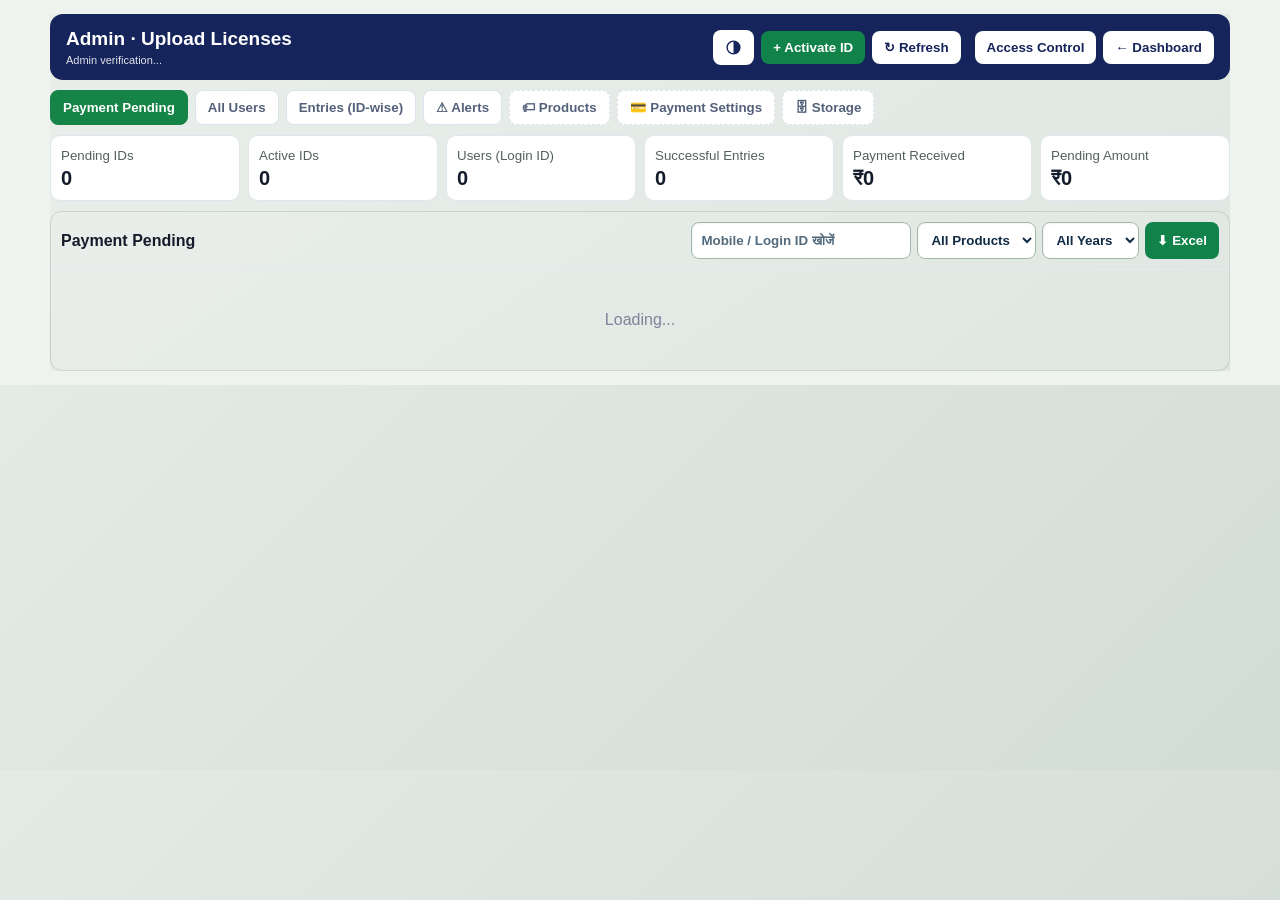
<file: upload-licenses.html>
<!doctype html>
<html lang="hi">
<head>
  <meta charset="utf-8"><meta name="viewport" content="width=device-width,initial-scale=1">
  <meta http-equiv="Cache-Control" content="no-cache,no-store,must-revalidate">
  <title>Upload Licenses · KRP Dashboard</title>
  <link rel="icon" href="favicon.svg"><link rel="preconnect" href="https://esm.sh"><link rel="stylesheet" href="theme.css?v=47"><script src="theme.js?v=3"></script>
  <style>
    *{box-sizing:border-box}body{margin:0;background:#f4f7fb;color:#14213d;font-family:Arial,sans-serif}
    .wrap{width:min(1180px,calc(100% - 20px));margin:14px auto}
    .top{display:flex;justify-content:space-between;align-items:center;gap:10px;background:#15245b;color:#fff;padding:14px 16px;border-radius:13px}
    .top h1{font-size:19px;margin:0;color:#fff}.top p{font-size:11px;margin:4px 0 0;color:#cbd6ff}
    .top-actions{display:flex;align-items:center;gap:7px;flex-wrap:wrap}
    .btn{border:0;border-radius:8px;padding:9px 12px;font-weight:700;cursor:pointer}
    .btn.light{background:#fff;color:#15245b}.btn.green{background:#11834a;color:#fff}.btn.orange{background:#ef941b;color:#fff}
    .btn.red{background:#dc3a34;color:#fff}.btn.soft{background:#e8ecff;color:#273b9d}.btn.sm{padding:6px 9px;font-size:11px}
    .tabs{display:flex;gap:7px;margin:12px 0;flex-wrap:wrap}
    .tab{background:#fff;border:1px solid #dce3ee;color:#53617a}.tab.active{background:#168447;color:#fff;border-color:#168447}
    .stats{display:grid;grid-template-columns:repeat(6,1fr);gap:8px;margin-bottom:10px}.stat.money strong{color:#08753b}.stat.due strong{color:#9a6800}.utrtag{display:inline-block;margin-top:4px;padding:3px 7px;border-radius:6px;background:#fff2cd;color:#7a5200;font-size:11px;font-weight:800;letter-spacing:.3px}
    .stat{background:#fff;border:1px solid #e0e6ee;border-radius:10px;padding:10px}.stat small{color:#68758b}.stat strong{display:block;font-size:20px;margin-top:3px}
    .panel{background:#fff;border:1px solid #dce3ee;border-radius:12px;overflow:hidden}
    .toolbar{display:flex;justify-content:space-between;align-items:center;gap:8px;padding:10px;border-bottom:1px solid #e5eaf1;flex-wrap:wrap}
    .filters{display:flex;gap:6px;flex-wrap:wrap}
    .filters input,.filters select{padding:9px;border:1px solid #d9e0e9;border-radius:8px;background:#fff;color:#25322d}
    .filters input{width:min(220px,60vw)}
    .list{display:grid;gap:7px;padding:9px;align-content:start;grid-auto-rows:max-content}
    .card{display:grid;grid-template-columns:1.1fr .7fr .9fr .8fr .9fr auto;align-items:center;gap:9px;border:1px solid #e1e7ef;border-radius:10px;padding:10px}
    .card strong,.card span{display:block}.muted{font-size:11px;color:#6f7b8f;margin-top:3px}
    .pill{display:inline-flex;width:max-content;padding:4px 8px;border-radius:20px;font-size:10px;font-weight:800;text-transform:uppercase}
    .pending{background:#fff2cd;color:#9a6800}.active{background:#dcf8e7;color:#08753b}.inactive{background:#252b38;color:#fff}.free{background:#e8ecff;color:#273b9d}
    .purpose{font-weight:800;color:#15245b}
    .actions{display:flex;gap:5px;flex-wrap:wrap;justify-content:flex-end}
    .empty{text-align:center;padding:32px;color:#7a8598}
    table{width:100%;border-collapse:collapse;font-size:12px}th,td{padding:8px;border-bottom:1px solid #e9eef4;text-align:left}th{background:#f5f7fb;color:#53617a;font-size:11px}
    .ok{color:#08753b;font-weight:700}.bad{color:#b42720;font-weight:700}
    .settings{display:grid;grid-template-columns:1fr 1fr;gap:12px;padding:12px}
    .box2{border:1px solid #e1e7ef;border-radius:10px;padding:12px}.box2 h3{margin:0 0 10px;font-size:15px}
    .field{margin-bottom:9px}.field label{display:block;font-size:11px;font-weight:700;margin-bottom:4px}
    .field input,.field select,.field textarea{width:100%;padding:9px;border:1px solid #d9e0e9;border-radius:7px;background:#eef2ef;color:#25322d}
    .prod-row{display:grid;grid-template-columns:1.3fr .8fr auto;gap:8px;align-items:end;border:1px solid #e1e7ef;border-radius:9px;padding:8px;margin-bottom:8px}.prod-row .field{margin:0}.prod-row .chk{font-size:11px;font-weight:700;white-space:nowrap;padding-bottom:10px}
    .modal{position:fixed;inset:0;background:#0d153566;display:none;align-items:center;justify-content:center;padding:12px;z-index:10}.modal.open{display:flex}
    .box{width:min(480px,100%);background:#fff;border-radius:14px;padding:16px;max-height:94vh;overflow:auto}.box h2{font-size:18px;margin:0 0 12px}
    .grid{display:grid;grid-template-columns:1fr 1fr;gap:9px}.modal-actions{display:flex;justify-content:flex-end;gap:7px;margin-top:12px}
    .qr{text-align:center}.qr img{width:230px;height:230px;border:1px solid #e1e7ef;border-radius:10px;padding:6px;background:#fff}
    .qr .amt{font-size:24px;font-weight:800;margin:8px 0 2px}
    .message{position:fixed;right:15px;bottom:15px;padding:10px 13px;border-radius:8px;background:#14213d;color:#fff;font-size:12px;z-index:20}
    .hidden{display:none!important}
    .upd{font-size:10px;color:#cbd6ff;white-space:nowrap}
    #refreshBtn.spin{opacity:.7;pointer-events:none}

    #invOverlay{position:fixed;inset:0;z-index:50;background:#0d1535e6;display:none;flex-direction:column}
    #invOverlay.open{display:flex}
    #invOverlay .invbar{flex:0 0 auto;display:flex;align-items:center;gap:8px;padding:10px 12px;padding-top:calc(10px + env(safe-area-inset-top));background:#15245b;color:#fff}
    #invOverlay .invbar b{flex:1;font-size:14px;overflow:hidden;text-overflow:ellipsis;white-space:nowrap}
    #invOverlay .invbar .btn{padding:9px 12px;font-size:13px}
    #invOverlay .invclose{background:#fff;color:#15245b;font-size:14px}
    #invOverlay iframe{flex:1 1 auto;width:100%;border:0;background:#eef1f6}
    #invOverlay .invload{color:#fff;text-align:center;padding:40px;font-weight:700}
    @media(max-width:560px){#invOverlay .invbar .btn .t{display:none}}
    .extra{color:#2f55d4;margin-left:2px}
    .freebox{border:1px dashed #9fb3d9;border-radius:9px;padding:9px;margin:2px 0 10px;background:#f6f8ff}
    .freebox .row2{display:grid;grid-template-columns:1fr auto;gap:8px;align-items:end}
    .freebox .quick{display:flex;gap:5px;flex-wrap:wrap;margin-top:6px}
    .lockbox{display:flex;gap:9px;align-items:flex-start;border:1px solid #b7dcc6;background:#effaf3;border-radius:9px;padding:9px 10px;margin:0 0 10px;cursor:pointer;font-size:13px}
    .lockbox input{width:18px;height:18px;margin-top:2px;flex:none}.lockbox small{color:#4d6b5a}
    .locktag{display:inline-block;margin-top:4px;padding:2px 7px;border-radius:6px;background:#dff5e8;color:#0b6b3a;font-size:11px;font-weight:800}
    html.krp-dark-theme .lockbox{background:#10291d;border-color:#245c3d;color:#d6efe0}html.krp-dark-theme .lockbox small{color:#9cc8ae}html.krp-dark-theme .locktag{background:#174a2f;color:#9ff0c2}
    .freebox .quick .btn{padding:5px 9px;font-size:11px}
    .board{position:relative;z-index:6}
    #listPanel.locked{display:flex;flex-direction:column}
    #listPanel.locked .toolbar{flex:0 0 auto}
    #listPanel.locked #list{flex:1 1 auto;overflow:auto;min-height:0;overscroll-behavior:contain}
    .page.locked{overflow:auto;overscroll-behavior:contain}
    .pagehead{display:flex;justify-content:space-between;align-items:flex-start;gap:10px;padding:14px 14px 0}.pagehead h2{margin:0 0 3px;font-size:18px}.pagehead p{margin:0}
    .tab.cfg{border-style:dashed}.tab.cfg.active{border-style:solid}
    .yrchips{display:flex;flex-wrap:wrap;gap:8px;margin-bottom:10px}
    .yrchip{display:inline-flex;align-items:center;gap:6px;border:1px solid #cfd9e6;background:#fff;border-radius:999px;padding:6px 8px 6px 12px;font-weight:800;font-size:14px}
    .yrchip.def{border-color:#168447;background:#e7f6ee;color:#0b6b3a}
    .yrchip button{border:0;background:transparent;cursor:pointer;font-size:15px;line-height:1;padding:2px 4px;border-radius:6px;color:#7a8699}
    .yrchip button.x:hover{background:#fde4e2;color:#c0322b}.yrchip.def .star{color:#e0a100}
    .yradd{display:flex;gap:8px;flex-wrap:wrap;margin-bottom:12px}.yradd select{padding:9px 10px;border:1px solid #cfd9e6;border-radius:9px;font:inherit;font-weight:700;background:#fff}
    .yrgroup{margin:0 0 12px}.yrgroup h4{margin:0 0 7px;font-size:13px;color:#475569;display:flex;gap:8px;align-items:center}
    .yrchip.off{opacity:.55;background:#f1f3f6;text-decoration:none}.yrchip.off .yrtxt{text-decoration:line-through}
    .yrchip .sw{font-size:11px;font-weight:900;padding:3px 7px;border-radius:6px;background:#dff5e8;color:#0b6b3a}.yrchip.off .sw{background:#e5e7eb;color:#6b7280}
    .prodoff{font-size:11px;font-weight:800;color:#b42318;background:#fde4e2;border-radius:6px;padding:2px 6px}
    html.krp-dark-theme .yradd select{background:#0b1a22;border-color:#294652;color:#e6f0eb}html.krp-dark-theme .yrgroup h4{color:#a9bdb4}html.krp-dark-theme .yrchip.off{background:#1b2730}.yradd input{width:140px;padding:9px 10px;border:1px solid #cfd9e6;border-radius:9px;font:inherit;font-weight:700}
    html.krp-dark-theme .yrchip{background:#162d39;border-color:#294652;color:#dce8e2}html.krp-dark-theme .yrchip.def{background:#174a2f;border-color:#2c8a57;color:#b6f3cf}
    html.krp-dark-theme .yradd input{background:#0b1a22;border-color:#294652;color:#e6f0eb}
    .addbox{align-self:start;background:#f6fbf8;border-color:#cfe8da}.page input::placeholder,.page textarea::placeholder{color:#9aa7b5;font-weight:400;opacity:1}
    html.krp-dark-theme .addbox{background:#10291d;border-color:#245c3d}
    .board .tabs{margin:10px 0}
    .nw{white-space:nowrap}
    .rpill{display:inline-block;padding:3px 9px;border-radius:12px;font-size:11px;font-weight:800;white-space:nowrap}
    .rpill.s{background:#dcf8e7;color:#08753b}.rpill.f{background:#fee8e7;color:#b42720}
    .etable{width:100%;border-collapse:separate;border-spacing:0;font-size:12px}
    .etable th{position:sticky;top:0;z-index:1;background:#eef2f8;white-space:nowrap}
    .etable td{vertical-align:top;padding:7px 8px}
    .etable td.app{font-family:Consolas,"Courier New",monospace;font-size:12px;white-space:nowrap}
    .etable td.rem{min-width:220px;color:#53617a;line-height:1.4}
    .etable tr.f td{background:#fff8f7}
    .etable tbody tr:hover td{background:#f2f6ff}
    #entBody{border:1px solid #e1e7ef;border-radius:9px}
    @media(max-width:760px){
      .board .top{padding:10px 12px}.board .top h1{font-size:15px}.board .top p{font-size:10px}
      .board .top-actions .btn{padding:7px 9px;font-size:12px}
      .board .tabs{gap:5px;margin:8px 0;flex-wrap:nowrap;overflow-x:auto;scrollbar-width:none}.board .tabs::-webkit-scrollbar{display:none}
      .board .tab{white-space:nowrap;padding:7px 10px;font-size:12px}
      .board .stats{grid-template-columns:repeat(3,1fr)!important;gap:5px;margin-bottom:6px}
      .board .stat{padding:6px 8px}.board .stat small{font-size:10px}.board .stat strong{font-size:15px;margin-top:1px}
    }
    .idrow{display:grid;grid-template-columns:1.1fr .6fr 1.6fr .9fr auto;gap:10px;align-items:center;border:1px solid #e1e7ef;border-radius:10px;padding:10px;cursor:pointer}
    .idrow:hover{border-color:#168447;box-shadow:0 2px 10px #16844722}.idrow strong,.idrow span{display:block}
    .chips{display:flex;gap:5px;flex-wrap:wrap}.chip{font-size:11px;padding:3px 8px;border-radius:12px;background:#eef1f5;color:#344256}
    .chip b.ok{color:#08753b}.chip b.bad{color:#b42720}
    .sbig{font-size:16px;font-weight:800;white-space:nowrap}.sbig .ok{color:#08753b}.sbig .bad{color:#b42720}.sbig small{font-size:11px;font-weight:600;color:#6f7b8f}.sbig .sep{display:inline;color:#b6c0cc;margin:0 3px}
    .stor{display:grid;grid-template-columns:1fr 1fr;gap:8px;margin:8px 0}.stor div{background:#f5f7fb;border-radius:8px;padding:8px}.stor small{display:block;color:#68758b;font-size:11px}
    .meter{height:9px;border-radius:6px;background:#e7ebf1;overflow:hidden;margin:6px 0}.meter i{display:block;height:100%;background:#168447}
    @media(max-width:760px){.idrow{grid-template-columns:1fr 1fr}.idrow .chips{grid-column:1/-1}}
    .btn.del{background:#fff;color:#b42720;border:1px solid #f1b9b5}.btn.inv{background:#15245b;color:#fff}
    .delbox{width:min(440px,100%)}.delbox .warn{background:#fee8e7;color:#8a1f19;border-radius:9px;padding:10px;font-size:12.5px;line-height:1.5}
    .delbox label.chk{display:flex;gap:8px;align-items:flex-start;margin:12px 0;font-size:13px;font-weight:700}
    .field textarea{resize:vertical}
    .tab .badge{display:inline-block;min-width:18px;margin-left:5px;padding:1px 6px;border-radius:10px;background:#dc3a34;color:#fff;font-size:11px}
    .alert{display:grid;grid-template-columns:6px 1.6fr 1fr .9fr auto;gap:10px;align-items:center;border:1px solid #e1e7ef;border-radius:10px;padding:10px 10px 10px 0;overflow:hidden}
    .alert .bar{align-self:stretch;border-radius:0 4px 4px 0}.alert.high .bar{background:#dc3a34}.alert.medium .bar{background:#ef941b}.alert.low .bar{background:#8a96a8}
    .alert.acked{opacity:.55}.alert h4{margin:0 0 3px;font-size:14px}.alert p{margin:0;font-size:12px;color:#53617a;line-height:1.45}
    .sev{font-size:10px;font-weight:800;text-transform:uppercase;padding:2px 7px;border-radius:10px;margin-left:6px}.sev.high{background:#fee8e7;color:#b42720}.sev.medium{background:#fff2cd;color:#9a6800}.sev.low{background:#eef1f5;color:#53617a}
    .alertbox{width:min(560px,100%)}.alertbox li{margin:6px 0;font-size:13px}
    .detailbox{width:min(900px,100%)}.detailbox h3{font-size:14px;margin:14px 0 6px}
    .ackrow{display:flex;align-items:center;gap:6px;font-size:12px;color:#53617a}
    .filters .ackrow input{width:auto}.alert strong,.alert span.muted{display:block}
    @media(max-width:760px){.alert{grid-template-columns:6px 1fr 1fr}.alert .actions{grid-column:2/-1}}
    html body main.wrap header.top h1,html body main.wrap header.top #adminIdentity{color:#fff!important;-webkit-text-fill-color:#fff!important;text-shadow:none!important}
    html body main.wrap header.top #adminIdentity{opacity:.88!important}
    @media(max-width:1000px){.stats{grid-template-columns:repeat(3,1fr)}}@media(max-width:760px){.stats{grid-template-columns:1fr 1fr}.card{grid-template-columns:1fr 1fr}.actions{grid-column:1/-1;justify-content:flex-start}.settings,.grid{grid-template-columns:1fr}.top h1{font-size:16px}}
    html.krp-dark-theme body{background:#091721;color:#d8e2e8}html.krp-dark-theme .top{background:#102c3b}
    html.krp-dark-theme .panel,html.krp-dark-theme .stat,html.krp-dark-theme .card,html.krp-dark-theme .box,html.krp-dark-theme .box2{background:#10232e;color:#dce8e2;border-color:#294652}
    html.krp-dark-theme .toolbar,html.krp-dark-theme td{border-color:#294652}html.krp-dark-theme th{background:#0d1e28;color:#91a5b2}
    html.krp-dark-theme .muted,html.krp-dark-theme .stat small{color:#91a5b2}html.krp-dark-theme .purpose{color:#a9c7ff}
    html.krp-dark-theme .filters input,html.krp-dark-theme .filters select,html.krp-dark-theme .field input,html.krp-dark-theme .field select,html.krp-dark-theme .field textarea{background:#091925;color:#d8e2e8;border-color:#294652;color-scheme:dark}
    html.krp-dark-theme .utrtag{background:#4a3a10;color:#ffd98a}html.krp-dark-theme .alert{border-color:#294652;background:#10232e}html.krp-dark-theme .alert p{color:#91a5b2}html.krp-dark-theme .btn.del{background:#10232e;color:#ff9b94;border-color:#6b2a27}html.krp-dark-theme .idrow{border-color:#294652;background:#10232e}html.krp-dark-theme .chip,html.krp-dark-theme .stor div{background:#162d39;color:#cfdde4}html.krp-dark-theme .tab{background:#162d39;color:#b9c9d2;border-color:#294652}html.krp-dark-theme .tab.active{background:#137a51;color:#fff}
      /* ===== DARK THEME (is page ke liye, theme.css ke overrides ke upar) ===== */
    html.krp-dark-theme #ulApp.wrap{width:min(1180px,calc(100% - 20px))!important;margin:14px auto!important}
    html.krp-dark-theme #ulApp .top{background:linear-gradient(145deg,#122235,#0d1a29)!important}
    html.krp-dark-theme #ulApp .top-actions .btn.light{background:#1c2f45!important;color:#e2ecff!important;border:1px solid #33506e!important}
    html.krp-dark-theme #ulApp .top-actions .btn.green{background:#13915a!important;color:#fff!important}
    html.krp-dark-theme #ulApp .tab{background:#14283a!important;color:#b9cbe0!important;border:1px solid #2c4560!important}
    html.krp-dark-theme #ulApp .tab.active{background:#13915a!important;color:#fff!important;border-color:#13915a!important}
    html.krp-dark-theme #ulApp .tab .badge{background:#ef4444!important;color:#fff!important}
    html.krp-dark-theme .btn.soft{background:#1d3a50!important;color:#d6ecff!important;border:1px solid #35607a!important}
    html.krp-dark-theme .btn.soft:hover{background:#25506b!important}
    html.krp-dark-theme .btn.inv{background:#2f55d4!important;color:#fff!important}
    html.krp-dark-theme .btn.green{background:#13915a!important;color:#fff!important}
    html.krp-dark-theme .btn.red{background:#dc3a34!important;color:#fff!important}
    html.krp-dark-theme .btn.del{background:transparent!important;color:#ff9b94!important;border:1px solid #7a2f2b!important}
    html.krp-dark-theme .btn:disabled{opacity:.55}
    html.krp-dark-theme #ulApp .stat strong{color:#f1f5f9}
    html.krp-dark-theme #ulApp .stat.money strong{color:#34d399}html.krp-dark-theme #ulApp .stat.due strong{color:#fbbf24}
    html.krp-dark-theme #ulApp .card,html.krp-dark-theme #ulApp .idrow,html.krp-dark-theme #ulApp .alert{background:#0f2231!important;border:1px solid #284257!important;box-shadow:none!important;border-radius:10px!important}
    html.krp-dark-theme #ulApp .idrow:hover{border-color:#13915a!important}
    html.krp-dark-theme #ulApp .card strong,html.krp-dark-theme #ulApp .idrow strong{color:#f1f5f9}
    html.krp-dark-theme .ok,html.krp-dark-theme .sbig .ok,html.krp-dark-theme .chip b.ok{color:#34d399!important}
    html.krp-dark-theme .bad,html.krp-dark-theme .sbig .bad,html.krp-dark-theme .chip b.bad{color:#f87171!important}
    html.krp-dark-theme .sbig small{color:#9fb3c4}
    html.krp-dark-theme .pill.free{background:#22324f;color:#a9c3ff}html.krp-dark-theme .pill.pending{background:#4a3a10;color:#fcd34d}
    html.krp-dark-theme .pill.active{background:#0d3b28;color:#6ee7b7}html.krp-dark-theme .pill.inactive{background:#334155;color:#e2e8f0}
    html.krp-dark-theme .sev.high{background:#4c1714;color:#fca5a5}html.krp-dark-theme .sev.medium{background:#4a3a10;color:#fcd34d}html.krp-dark-theme .sev.low{background:#26394a;color:#cbd5e1}
    html.krp-dark-theme .prod-row{border-color:#294652}
    html.krp-dark-theme .meter{background:#26394a}
    html.krp-dark-theme .empty{color:#91a5b2}
    html.krp-dark-theme .ackrow{color:#b9cbe0}
    html.krp-dark-theme .delbox .warn{background:#3d1513;color:#fecaca}
    html.krp-dark-theme .box h2,html.krp-dark-theme .box2 h3,html.krp-dark-theme .detailbox h3{color:#f1f5f9}
    html.krp-dark-theme .field label{color:#c8d6e2}
    html.krp-dark-theme .alertbox li,html.krp-dark-theme .alert h4{color:#e5edf5}
    html.krp-dark-theme details summary{color:#9fb3c4}
    html.krp-dark-theme .qr .amt{color:#f1f5f9}
    html.krp-dark-theme #delInfo{color:#e5edf5}
    html.krp-dark-theme #invOverlay .invbar{background:#122235!important}
    html.krp-dark-theme #invOverlay .invclose{background:#f1f5f9!important;color:#122235!important;border:0!important}
    html.krp-dark-theme #invOverlay .invbar b{color:#fff!important}
    html.krp-dark-theme .extra{color:#8fb0ff}
    html.krp-dark-theme .freebox{background:#0f2231;border-color:#35607a}
    html.krp-dark-theme .rpill.s{background:#0d3b28;color:#6ee7b7}html.krp-dark-theme .rpill.f{background:#4c1714;color:#fca5a5}
    html.krp-dark-theme .etable th{background:#0d1e28!important;color:#9fb3c4}
    html.krp-dark-theme .etable td{border-color:#21384a;color:#d8e2e8}
    html.krp-dark-theme .etable td.rem{color:#9fb3c4}
    html.krp-dark-theme .etable tr.f td{background:#1d1418}
    html.krp-dark-theme .etable tbody tr:hover td{background:#132a3a}
    html.krp-dark-theme #entBody{border-color:#284257}
</style>
</head>
<body>
<main class="wrap" id="ulApp">
  <div class="board" id="board">
  <header class="top">
    <div><h1>Admin · Upload Licenses</h1><p id="adminIdentity">Admin verification...</p></div>
    <div class="top-actions">
      <button class="btn light" type="button" onclick="toggleKrpTheme()" aria-label="Toggle theme" title="Light / Dark" style="min-width:38px;display:inline-flex;align-items:center;justify-content:center"><svg width="17" height="17" viewBox="0 0 24 24" aria-hidden="true"><circle cx="12" cy="12" r="9" fill="none" stroke="currentColor" stroke-width="2"/><path d="M12 3a9 9 0 0 1 0 18z" fill="currentColor"/></svg></button>
      <button class="btn green" type="button" id="newLicenseBtn">+ Activate ID</button>
      <button class="btn light" type="button" id="refreshBtn" title="Naya data laayein">↻ Refresh</button><span class="upd" id="lastUpd"></span>
      <button class="btn light" type="button" onclick="location.href='admin.html'">Access Control</button>
      <button class="btn light" type="button" onclick="location.href='index.html'">← Dashboard</button>
    </div>
  </header>

  <div class="tabs">
    <button class="btn tab active" data-tab="pending">Payment Pending</button>
    <button class="btn tab" data-tab="all">All Users</button>
    <button class="btn tab" data-tab="entries">Entries (ID-wise)</button>
    <button class="btn tab" data-tab="alerts">⚠ Alerts<span class="badge hidden" id="alertBadge">0</span></button>
    <button class="btn tab cfg" data-tab="products">🏷 Products</button>
    <button class="btn tab cfg" data-tab="payment">💳 Payment Settings</button>
    <button class="btn tab cfg" data-tab="storage">🗄 Storage</button>
  </div>

  <section class="stats" id="statsBar">
    <div class="stat"><small>Pending IDs</small><strong id="sPending">0</strong></div>
    <div class="stat"><small>Active IDs</small><strong id="sActive">0</strong></div>
    <div class="stat"><small>Users (Login ID)</small><strong id="sUsers">0</strong></div>
    <div class="stat"><small>Successful Entries</small><strong id="sEntries">0</strong></div>
    <div class="stat money"><small>Payment Received</small><strong id="sReceived">₹0</strong></div>
    <div class="stat due"><small>Pending Amount</small><strong id="sDue">₹0</strong></div>
  </section>
  </div>

  <section class="panel" id="listPanel">
    <div class="toolbar">
      <strong id="listTitle">Payment Pending</strong>
      <div class="filters">
        <input id="search" placeholder="Mobile / Login ID खोजें">
        <select id="fProduct"><option value="">All Products</option></select>
        <select id="fYear"><option value="">All Years</option></select>
        <label class="ackrow hidden" id="ackToggle"><input type="checkbox" id="showAcked"> Purane (dekhe hue) bhi</label>
        <button class="btn green" type="button" id="exportBtn">⬇ Excel</button>
      </div>
    </div>
    <div id="list" class="list"><div class="empty">Loading...</div></div>
  </section>

  <!-- ===== PAGE: PRODUCTS & RATES ===== -->
  <section class="panel page hidden" id="productsPanel">
    <div class="pagehead"><div><h2>🏷 Products &amp; Rates</h2><p class="muted">Ek product ke saare purposes ka ek hi payment aur ek hi license hota hai. Rate ₹ per Login ID per year.</p></div></div>
    <div class="settings">
      <form class="box2" id="productsForm">
        <h3>Products <span class="muted" id="prodCount" style="font-weight:600"></span></h3>
        <div id="productRows"></div>
        <div class="modal-actions"><button class="btn green" type="submit">Products save karein</button></div>
      </form>
      <div class="box2 addbox">
        <h3>+ Naya product jodein</h3>
        <p class="muted" style="margin:-4px 0 10px">Jaise Loan Application, PMFBY Rabi, PMFBY Kharif.</p>
        <div class="field"><label>Code (A-Z, 0-9, _)</label><input id="npCode" placeholder="PMFBY_RABI" autocapitalize="characters"></div>
        <div class="field"><label>Naam / Label (user ko dikhega)</label><input id="npLabel" placeholder="PMFBY RABI-2026"></div>
        <div class="field"><label>Purposes (comma se)</label><input id="npPurposes" placeholder="PMFBY"></div>
        <div class="field"><label>Rate ₹</label><input id="npAmount" type="number" min="0" step="1" value="0"></div>
        <p class="muted">Purpose wahi likhein jo Excel ke Login popup mein chuna jata hai. Ek purpose sirf ek product mein ho sakta hai.</p>
        <div class="modal-actions" style="justify-content:flex-start"><button class="btn green" type="button" id="addProductBtn">Product jodein</button></div>
      </div>
    </div>
      <div class="settings" style="padding-top:0"><div class="box2 yrbox" style="grid-column:1/-1">
      <h3>📅 Product + Financial Year <span class="muted" style="font-weight:600">(sabhi users ke Excel Login popup mein yahi dikhega)</span></h3>
      <p class="muted" style="margin:-4px 0 10px"><b>ON</b> = Excel ki Year list mein aayega · <b>OFF</b> = sabhi Excel se hat jayega (jis sheet mein wo year hai wahan popup khulte hi ⭐ Default year lagega) · ✕ = hamesha ke liye hatao. Har click turant save hota hai.</p>
      <div class="yradd"><select id="yrProd"></select><input id="yrNew" placeholder="2026-2027" maxlength="9"><button class="btn green" type="button" id="yrAddBtn">+ Year jodein</button></div>
      <div id="yrChips"></div>
    </div></div>
  </section>

  <!-- ===== PAGE: PAYMENT SETTINGS ===== -->
  <section class="panel page hidden" id="paymentPanel">
    <div class="pagehead"><div><h2>💳 Payment Settings</h2><p class="muted">UPI, QR, free entries aur invoice ki details.</p></div></div>
    <div class="settings">
      <form class="box2" id="settingsForm">
        <h3>UPI &amp; Free entries</h3>
        <div class="field"><label>UPI ID (जिस पर payment आएगा)</label><input id="upiId" placeholder="name@bank" required></div>
        <div class="field"><label>QR पर दिखने वाला नाम</label><input id="payeeName" placeholder="KRP Services" required></div>
        <div class="field"><label>WhatsApp No. (user screenshot + mobile भेजेगा)</label><input id="whatsappNo" inputmode="numeric" maxlength="10" pattern="[6-9][0-9]{9}"></div>
        <div class="field"><label>Free entries (हर Login ID + product + year)</label><input id="freeLimit" type="number" min="0" max="10000" required></div>
        <h3 style="margin-top:16px">Invoice details</h3>
        <div class="field"><label>Business Name (invoice ke upar)</label><input id="bizName" maxlength="80" placeholder="Web Automation"></div>
        <div class="field"><label>Address</label><textarea id="bizAddress" rows="2" maxlength="300" placeholder="Kota, Rajasthan"></textarea></div>
        <div class="field"><label>Phone(s)</label><input id="bizPhones" maxlength="80" placeholder="+91 95218 67142 / +91 90397 79483"></div>
        <div class="grid">
          <div class="field"><label>Invoice No. prefix</label><input id="invPrefix" maxlength="12" pattern="[A-Za-z0-9]{1,12}" placeholder="INV"></div>
          <div class="field"><label>Agla Invoice No.</label><input id="invNext" type="number" min="1" step="1"></div>
        </div>
        <div class="field"><label>Terms &amp; Conditions (har line ek point)</label><textarea id="terms" rows="4" maxlength="2000"></textarea></div>
        <div class="modal-actions"><button class="btn green" type="submit">Payment Settings save karein</button></div>
      </form>
      <div class="box2">
        <h3>QR Preview</h3>
        <div class="field"><label>Product</label><select id="previewProduct"></select></div>
        <div class="qr" id="previewQr"><div class="empty">UPI ID aur rate save karein</div></div>
        <p class="muted">User ke QR mein note ke saath product, year aur Login ID bhi jata hai, taaki aap payment pehchaan sakein.</p>
      </div>
    </div>
  </section>

  <!-- ===== PAGE: STORAGE ===== -->
  <section class="panel page hidden" id="storagePanel">
    <div class="pagehead"><div><h2>🗄 Storage &amp; Auto-delete</h2><p class="muted">Supabase ka kitna space use ho raha hai aur purani entries kab hatein.</p></div><button class="btn soft" type="button" id="storRefresh">↻ Refresh</button></div>
    <div class="settings">
      <div class="box2">
        <h3>Database usage</h3>
        <div id="storageBox" class="muted">Loading...</div>
      </div>
      <form class="box2" id="storageForm">
        <h3>Auto-delete</h3>
        <div class="field"><label>Detail entries kitne mahine baad apne aap hatein (0 = kabhi nahi)</label>
          <input id="retention" type="number" min="0" max="120" step="1" required></div>
        <p class="muted">Sirf andar ki detail rows (application no., remark) hatti hain. Har ID ka success/failed total aur free entries ki ginti <b>hamesha</b> rehti hai.</p>
        <div class="modal-actions" style="justify-content:flex-start"><button class="btn green" type="submit">Save</button><button class="btn soft" type="button" id="purgeBtn">Purani entries abhi saaf karein</button></div>
      </form>
    </div>
  </section>
</main>

<div id="licModal" class="modal"><form id="licForm" class="box">
  <h2 id="licTitle">Activate ID</h2>
  <div class="grid">
    <div class="field"><label>Login ID (mobile ya user id)</label><input id="mMobile" maxlength="60" pattern="[6-9][0-9]{9}|[A-Za-z0-9_.@\-]{3,60}" autocapitalize="none" required></div>
    <div class="field"><label>Financial Year</label><input id="mYear" list="yearList" placeholder="2024-2025" pattern="[0-9]{4}-[0-9]{4}" required></div>
    <div class="field"><label>Product</label><select id="mProduct"></select></div>
    <div class="field"><label>Status</label><select id="mStatus"><option value="active">Active (paid)</option><option value="pending">Pending (payment baaki)</option><option value="free">Free (payment abhi nahi)</option><option value="inactive">Inactive (band)</option></select></div>
  </div>
  <div class="freebox">
    <div class="row2">
      <div class="field" style="margin:0"><label>Extra free entries (is ID ko normal free ke upar)</label><input id="mExtra" type="number" min="0" max="100000" step="1" value="0"></div>
      <div class="muted" id="mFreeInfo" style="padding-bottom:9px;text-align:right"></div>
    </div>
    <div class="quick"><button type="button" class="btn soft" data-add="5">+5</button><button type="button" class="btn soft" data-add="10">+10</button><button type="button" class="btn soft" data-add="25">+25</button><button type="button" class="btn soft" data-add="50">+50</button><button type="button" class="btn soft" data-add="0">Reset 0</button></div>
  </div>
  <div class="grid">
    <div class="field"><label>Amount ₹ (invoice / received)</label><input id="mAmount" type="number" min="0" step="1" required></div>
    <div class="field"><label>UTR / Payment Ref.</label><input id="mRef" maxlength="60"></div>
  </div>
  <div class="grid">
    <div class="field"><label>Customer Name (invoice)</label><input id="mCustName" maxlength="80"></div>
    <div class="field"><label>Customer Phone</label><input id="mCustPhone" inputmode="numeric" maxlength="13"></div>
  </div>
  <label class="lockbox"><input type="checkbox" id="mAssign"><span><b>📌 Excel mein yahi Year + Product lock karein</b><br><small id="mAssignInfo">Excel (Fasalrin / PMFBY Login) is ID ke liye yahi Year aur Purpose lega, user badal nahi payega.</small></span></label>
  <div class="field"><label>State</label><input id="mCustState" maxlength="40" list="stateList"></div>
  <div class="field"><label>Note</label><textarea id="mNote" rows="2" maxlength="300"></textarea></div>
  <p class="muted" id="mRate"></p>
  <div class="modal-actions"><button type="button" class="btn soft" data-close>Cancel</button><button class="btn green" type="submit">Save</button></div>
</form></div>

<div id="qrModal" class="modal"><div class="box">
  <h2 id="qrTitle">Payment QR</h2>
  <div class="qr" id="qrBody"></div>
  <div class="modal-actions"><button type="button" class="btn soft" id="copyLink">Copy UPI Link</button><button type="button" class="btn green" data-close>Close</button></div>
</div></div>
<div id="alertPopup" class="modal"><div class="box alertbox">
  <h2>⚠ Suspicious Activity</h2>
  <p class="muted" id="alertPopupText"></p>
  <ul id="alertPopupList"></ul>
  <div class="modal-actions"><button type="button" class="btn soft" data-close>Baad mein</button><button type="button" class="btn red" id="alertPopupGo">Alerts dekhein</button></div>
</div></div>

<div id="detailModal" class="modal"><div class="box detailbox">
  <h2 id="detailTitle">Data</h2>
  <div id="detailBody"></div>
  <div class="modal-actions"><button type="button" class="btn green" data-close>Close</button></div>
</div></div>
<div id="delModal" class="modal"><form id="delForm" class="box delbox">
  <h2>User / ID delete karein</h2>
  <p id="delInfo" style="font-weight:700"></p>
  <div class="warn">License (status, UTR, invoice no.) hat jayega. Free entries ki ginti <b>nahi</b> hategi - ye ID is product + year mein dobara free entries nahi le sakti; Excel chalane par payment maangega.</div>
  <label class="chk"><input type="checkbox" id="delEntries"> Iski detail upload entries aur suspicious alerts bhi delete karein (success/failed ki ginti bani rahegi)</label>
  <div class="modal-actions"><button type="button" class="btn soft" data-close>Cancel</button><button class="btn red" type="submit" id="delBtn">Delete</button></div>
</form></div>
<div id="invOverlay" role="dialog" aria-modal="true" aria-label="Invoice">
  <div class="invbar">
    <b id="invTitle">Invoice</b>
    <button type="button" class="btn green" id="invPrint">🖨<span class="t"> Print / PDF</span></button>
    <button type="button" class="btn soft" id="invTab" title="Naye tab mein kholein">↗<span class="t"> Naya tab</span></button>
    <button type="button" class="btn invclose" id="invClose">✕ Band karein</button>
  </div>
  <div class="invload" id="invLoad">Invoice ban raha hai...</div>
  <iframe id="invFrame" title="Invoice preview" class="hidden"></iframe>
</div>
<datalist id="stateList"><option>Rajasthan</option><option>Madhya Pradesh</option><option>Uttar Pradesh</option><option>Gujarat</option><option>Maharashtra</option><option>Haryana</option><option>Punjab</option><option>Bihar</option><option>Chhattisgarh</option><option>Jharkhand</option><option>Odisha</option><option>Karnataka</option><option>Telangana</option><option>Andhra Pradesh</option><option>Tamil Nadu</option><option>Kerala</option><option>West Bengal</option><option>Assam</option><option>Himachal Pradesh</option><option>Uttarakhand</option><option>Delhi</option></datalist>
<div id="entModal" class="modal"><div class="box detailbox">
  <h2 id="entTitle">Entries</h2>
  <div class="chips" id="entTotals" style="margin-bottom:8px"></div>
  <div class="filters" style="margin-bottom:8px">
    <select id="entPurpose"><option value="">All Purpose</option></select>
    <select id="entResult"><option value="">Success + Failed</option><option value="1">Sirf Success</option><option value="0">Sirf Failed</option></select>
    <button class="btn green" type="button" id="entExport">⬇ Excel</button>
  </div>
  <div id="entBody" style="max-height:60vh;overflow:auto"></div>
  <div class="modal-actions"><button type="button" class="btn soft" id="entMore">Aur dikhayein</button><button type="button" class="btn green" data-close>Close</button></div>
</div></div>
<datalist id="yearList"></datalist>

<script type="module">
import {createClient} from 'https://esm.sh/@supabase/supabase-js@2';
import QRCode from 'https://esm.sh/qrcode@1.5.4';
import * as XLSX from 'https://esm.sh/xlsx@0.18.5';
import {SUPABASE_URL,SUPABASE_PUBLISHABLE_KEY,AUTH_OPTIONS} from './supabase-config.js';

const client=createClient(SUPABASE_URL,SUPABASE_PUBLISHABLE_KEY,{auth:{persistSession:true,storage:localStorage,autoRefreshToken:true}});
const state={tab:'pending',summary:[],entries:[],settings:{},products:[],alerts:[]};let alertPopupShown=false;
const $=id=>document.getElementById(id);
const esc=v=>String(v??'').replace(/[&<>"']/g,c=>({'&':'&amp;','<':'&lt;','>':'&gt;','"':'&quot;',"'":'&#39;'}[c]));
const fmt=v=>v?new Intl.DateTimeFormat('en-IN',{dateStyle:'medium',timeStyle:'short'}).format(new Date(v)):'—';
const fmtS=v=>v?new Intl.DateTimeFormat('en-IN',{day:'2-digit',month:'short',year:'2-digit',hour:'numeric',minute:'2-digit'}).format(new Date(v)):'—';
const resPill=ok=>`<span class="rpill ${ok?'s':'f'}">${ok?'Success':'Failed'}</span>`;
const money=v=>v==null?'—':'₹'+Number(v).toLocaleString('en-IN');
const shortYear=y=>{const m=String(y||'').match(/^(\d{4})-(\d{4})$/);return m?`${m[1].slice(2)}-${m[2].slice(2)}`:y||''};
const prod=code=>state.products.find(p=>p.code===code)||{};
const productOfPurpose=pur=>state.products.find(p=>(p.purposes||[]).includes(pur))||{};
function msg(t){const e=document.createElement('div');e.className='message';e.textContent=t;document.body.append(e);setTimeout(()=>e.remove(),3200)}
function currentFY(){const d=new Date(),y=d.getMonth()>=3?d.getFullYear():d.getFullYear()-1;return `${y}-${y+1}`}

function upiLink(mobile,code,year){
  const s=state.settings,p=prod(code);
  if(!s.upi_id||!(Number(p.amount)>0))return '';
  const enc=v=>encodeURIComponent(v);
  const note=[String(p.label||'').replace(/\//g,'-'),year?shortYear(year):'',mobile].filter(Boolean).join(' ');
  return `upi://pay?pa=${s.upi_id.trim()}&pn=${enc(s.payee_name||'')}&am=${Number(p.amount).toFixed(2)}&cu=INR&tn=${enc(note)}`;
}
async function qrHtml(code,link,caption){
  const p=prod(code);
  if(!state.settings.upi_id)return '<div class="empty">Pehle UPI ID save karein.</div>';
  if(!link)return `<div class="empty">${esc(p.label||'Product')} ka rate ₹0 hai. Rate set karke save karein.</div>`;
  const img=await QRCode.toDataURL(link,{width:460,margin:1});
  return `<img src="${img}" alt="UPI QR"><div class="amt">${money(p.amount)}</div><div class="muted">${esc(state.settings.payee_name||'')} · ${esc(state.settings.upi_id||'')}</div><div class="muted">${esc(caption||'')}</div>`;
}

async function boot(){
  let {data:{session}}=await client.auth.getSession();
  if(!session?.user){location.replace(`${AUTH_OPTIONS.loginPage}?next=upload-licenses.html`);return}
  let {data:me,error}=await client.from('app_users').select('*').eq('user_id',session.user.id).maybeSingle();
  if(error){const {data:r}=await client.auth.refreshSession();if(r?.session)({data:me,error}=await client.from('app_users').select('*').eq('user_id',session.user.id).maybeSingle())}
  if(error){msg('Session verify नहीं हुई। Page refresh करें।');return}
  if(!me?.active||me.role!=='admin'||me.access_status==='blocked'){location.replace('index.html');return}
  $('adminIdentity').textContent=`${me.full_name||'Admin'} · ${me.email}`;
  const years=[];const y0=new Date().getFullYear()+1;for(let y=y0;y>=y0-6;y--)years.push(`${y-1}-${y}`);
  $('yearList').innerHTML=years.map(y=>`<option value="${y}">`).join('');
  await load();
  setInterval(()=>{if(document.visibilityState==='visible'&&!PAGES[state.tab])load(true)},30000);
}

async function load(silent=false){
  $('refreshBtn').classList.add('spin');$('refreshBtn').textContent='↻ Refreshing...';
  try{await loadInner(silent)}finally{
    $('refreshBtn').classList.remove('spin');$('refreshBtn').textContent='↻ Refresh';
    $('lastUpd').textContent='Updated '+new Date().toLocaleTimeString('en-IN',{hour:'numeric',minute:'2-digit',second:'2-digit'});
  }
}
async function loadInner(silent=false){
  const [sum,ent,set,pro,alr,asg,pyr]=await Promise.all([
    client.from('upload_summary').select('*').order('last_upload',{ascending:false,nullsFirst:false}),
    client.from('upload_entry_totals').select('*').order('last_at',{ascending:false}),
    client.from('upload_settings').select('*').eq('id',1).maybeSingle(),
    client.from('upload_products').select('*').order('sort_order').order('code'),
    client.rpc('upload_get_alerts'),
    client.from('upload_login_assign').select('*'),
    client.from('upload_product_years').select('*')
  ]);
  state.pyears=(pyr&&!pyr.error&&pyr.data)||[];state.pyearsMissing=!!(pyr&&pyr.error);
  state.assign=Object.fromEntries(((asg&&!asg.error&&asg.data)||[]).map(a=>[a.login_id,a]));
  state.alerts=alr.error?[]:(alr.data||[]);
  const err=sum.error||ent.error||set.error||pro.error;
  if(err){msg(/does not exist|schema cache|column/i.test(err.message)?'Supabase mein naya supabase-upload-licenses.sql run karein.':err.message);return}
  state.summary=sum.data||[];state.totals=ent.data||[];state.settings=set.data||{};state.products=pro.data||[];
  const opts=state.products.map(p=>`<option value="${esc(p.code)}">${esc(p.label)}${p.active?'':' (off)'}</option>`).join('');
  const keep=(id,first)=>{const v=$(id).value;$(id).innerHTML=first+opts;if([...$(id).options].some(o=>o.value===v))$(id).value=v};
  keep('fProduct','<option value="">All Products</option>');keep('mProduct','');keep('previewProduct','');
  const yrs=[...new Set(state.summary.map(r=>r.fin_year))].sort().reverse(),cur=$('fYear').value;
  $('fYear').innerHTML='<option value="">All Years</option>'+yrs.map(y=>`<option value="${esc(y)}" ${y===cur?'selected':''}>${esc(shortYear(y))}</option>`).join('');
  if(!silent)fillSettings();
  const open=state.alerts.filter(a=>!a.acked);
  $('alertBadge').textContent=open.length;$('alertBadge').classList.toggle('hidden',!open.length);
  render();
  if(open.length&&!alertPopupShown&&state.tab!=='alerts'){alertPopupShown=true;showAlertPopup(open)}
}

function filtered(rows,isEntry=false){
  const q=$('search').value.trim().toLowerCase(),p=$('fProduct').value,y=$('fYear').value;
  return rows.filter(r=>(!q||String(r.mobile).includes(q))&&(!p||(isEntry?productOfPurpose(r.purpose).code===p:r.product===p))&&(!y||r.fin_year===y));
}

const PAGES={products:'productsPanel',payment:'paymentPanel',storage:'storagePanel'};
function render(){
  fitSoon();
  const s=state.summary;
  $('sPending').textContent=s.filter(r=>r.license_status==='pending').length;
  $('sActive').textContent=s.filter(r=>r.license_status==='active').length;
  $('sUsers').textContent=new Set(s.map(r=>r.mobile)).size;
  $('sEntries').textContent=s.reduce((a,r)=>a+Number(r.success_entries||0),0).toLocaleString('en-IN');
  $('sReceived').textContent=money(totals().received);$('sDue').textContent=money(totals().due);
  const page=PAGES[state.tab];
  $('exportBtn').classList.toggle('hidden',!!page);
  $('listPanel').classList.toggle('hidden',!!page);
  Object.entries(PAGES).forEach(([t,id])=>$(id).classList.toggle('hidden',state.tab!==t));
  $('statsBar').classList.toggle('hidden',!!page);
  if(page){if(state.tab==='payment')renderPreview();if(state.tab==='storage')loadStorage();return}
  $('ackToggle').classList.toggle('hidden',state.tab!=='alerts');
  if(state.tab==='alerts'){
    $('listTitle').textContent='Suspicious Activity (last 30 days)';
    const rows=filtered(state.alerts.filter(a=>$('showAcked').checked||!a.acked));
    $('list').innerHTML=rows.length?rows.map(alertCard).join(''):'<div class="empty">✓ Koi naya suspicious activity nahi</div>';
    return;
  }
  if(state.tab==='entries'){
    $('listTitle').textContent='Entries · ID-wise (click karke andar dekhein)';
    const groups=idGroups(filtered(state.totals||[],true));
    $('list').innerHTML=groups.length?groups.map(idRow).join(''):'<div class="empty">कोई entry नहीं मिली</div>';
    return;
  }
  $('listTitle').textContent=state.tab==='pending'?'Payment Pending':'All Users';
  let rows=filtered(state.tab==='pending'?s.filter(r=>r.license_status==='pending'):s);
  if(state.tab==='pending')rows=[...rows].sort((a,b)=>(b.user_utr?1:0)-(a.user_utr?1:0)||new Date(b.utr_submitted_at||b.requested_at||0)-new Date(a.utr_submitted_at||a.requested_at||0));
  $('list').innerHTML=rows.length?rows.map(card).join(''):`<div class="empty">${state.tab==='pending'?'कोई payment pending नहीं है':'कोई record नहीं मिला'}</div>`;
}

function isLocked(m,p,y){const a=(state.assign||{})[m];return !!a&&a.product===p&&a.fin_year===y}
function card(r){
  const free=Number(state.settings.free_limit??18),used=Number(r.success_entries||0);
  const k=`'${esc(r.mobile)}','${esc(r.product)}','${esc(r.fin_year)}'`;
  const act=r.license_status==='active'
    ?`<button class="btn red sm" onclick="quickSet(${k},'inactive')">Deactivate</button>`
    :`<button class="btn green sm" onclick="openLicense(${k},'active')">Activate</button>`;
  return `<article class="card">
    <div><strong>${esc(r.mobile)}</strong><span class="muted">Last upload: ${fmt(r.last_upload)}</span>${[r.district,r.login_state,r.bank_pacs,r.crop].some(Boolean)?`<span class="muted">${esc([r.district,r.login_state].filter(Boolean).join(', '))}${r.bank_pacs?' · '+esc(r.bank_pacs):''}${r.crop?' · '+esc(r.crop):''}</span>`:''}${r.last_login?`<span class="muted">Excel login: ${fmt(r.last_login)}</span>`:''}${isLocked(r.mobile,r.product,r.fin_year)?`<span class="locktag">📌 Excel lock: ${esc(shortYear(r.fin_year))}</span>`:''}</div>
    <div><span class="purpose">${esc(r.title||`${r.product_label}: ${shortYear(r.fin_year)}`)}</span><span class="muted">${esc(r.breakdown||'')}</span></div>
    <div><strong>${used.toLocaleString('en-IN')} <small class="muted" style="display:inline">success</small></strong><span class="muted">${Number(r.failed_entries||0)} failed · free ${free}${Number(r.extra_free)>0?`<b class="extra">+${Number(r.extra_free)}</b>`:''}</span></div>
    <div><span class="pill ${esc(r.license_status)}">${esc(r.license_status)}</span><span class="muted">${r.activated_at?'Active: '+fmt(r.activated_at):r.requested_at?'Request: '+fmt(r.requested_at):''}</span></div>
    <div class="muted">${money(r.amount??prod(r.product).amount)}${r.invoice_no?`<br><small>${esc(r.invoice_no)}</small>`:''}${r.customer_name?`<br>${esc(r.customer_name)}`:''}${r.user_utr&&r.license_status!=='active'?`<br><span class="utrtag">User UTR: ${esc(r.user_utr)}</span><br><small>${fmt(r.utr_submitted_at)}</small>`:''}${r.payment_ref?'<br>Paid UTR: '+esc(r.payment_ref):''}${r.admin_note?'<br>'+esc(r.admin_note):''}</div>
    <div class="actions">${act}<button class="btn soft sm" onclick="showQr(${k})">QR</button><button class="btn inv sm" onclick="makeInvoice(${k})">Invoice</button><button class="btn soft sm" onclick="openLicense(${k},'${esc(r.license_status)}')">Edit</button><button class="btn del sm" onclick="openDelete(${k})">Delete</button></div>
  </article>`;
}

function alertCard(a){
  const k=`'${esc(a.mobile)}','${esc(a.product||'')}','${esc(a.fin_year||'')}'`;
  return `<article class="alert ${esc(a.severity)} ${a.acked?'acked':''}"><div class="bar"></div>
    <div><h4>${esc(a.title)}<span class="sev ${esc(a.severity)}">${esc(a.severity)}</span></h4><p>${esc(a.message)}</p>${a.detail?`<p><b>Detail:</b> ${esc(a.detail)}</p>`:''}</div>
    <div><strong>${esc(a.mobile)}</strong><span class="muted">${esc(a.product?`${prod(a.product).label||a.product}: ${shortYear(a.fin_year)}`:'')}</span></div>
    <div class="muted">${Number(a.cnt)} baar<br>Pehli: ${fmt(a.first_seen)}<br>Aakhri: ${fmt(a.last_seen)}</div>
    <div class="actions"><button class="btn soft sm" onclick="showDetail(${k})">Data dekhein</button>${a.acked?'<span class="muted">✓ Dekha</span>':`<button class="btn green sm" onclick="ackAlert('${esc(a.alert_key)}')">✓ Dekh liya</button>`}</div>
  </article>`;
}
function showAlertPopup(open){
  const hi=open.filter(a=>a.severity==='high').length;
  $('alertPopupText').textContent=`${open.length} naye suspicious alert${open.length>1?'s':''}${hi?` (${hi} high)`:''} - inhe check karein:`;
  $('alertPopupList').innerHTML=open.slice(0,6).map(a=>`<li><span class="sev ${esc(a.severity)}">${esc(a.severity)}</span> <b>${esc(a.title)}</b> · ${esc(a.mobile)} <span class="muted">${fmt(a.last_seen)}</span></li>`).join('')+(open.length>6?`<li class="muted">...aur ${open.length-6}</li>`:'');
  $('alertPopup').classList.add('open');
}
$('alertPopupGo').onclick=()=>{$('alertPopup').classList.remove('open');selectTab('alerts')};
window.ackAlert=async key=>{
  const {error}=await client.rpc('upload_ack_alert',{p_key:key,p_note:null});
  if(error){msg(error.message);return}
  msg('Alert ko dekha hua mark kiya');await load(true);
};
window.showDetail=async(mobile,product,year)=>{
  $('detailTitle').textContent=`Data · ${mobile}`;$('detailBody').innerHTML='<div class="empty">Loading...</div>';$('detailModal').classList.add('open');
  const p=prod(product),purposes=p.purposes||[];
  const [en,evs]=await Promise.all([
    client.from('upload_entries').select('*').eq('mobile',mobile).order('created_at',{ascending:false}).limit(200),
    client.from('upload_events').select('*').eq('mobile',mobile).order('created_at',{ascending:false}).limit(100)]);
  if(en.error||evs.error){$('detailBody').innerHTML=`<div class="empty">${esc((en.error||evs.error).message)}</div>`;return}
  const lic=state.summary.filter(r=>r.mobile===mobile);
  const entries=(en.data||[]).filter(r=>!purposes.length||purposes.includes(r.purpose));
  const perDay={};entries.filter(r=>r.success).forEach(r=>{const d=new Date(r.created_at).toLocaleDateString('en-IN');perDay[d]=(perDay[d]||0)+1});
  $('detailBody').innerHTML=`
    <h3>License</h3>${lic.length?`<table><thead><tr><th>Product · Year</th><th>Status</th><th>Success</th><th>Failed</th><th>User UTR</th><th>Paid UTR</th><th>Last upload</th></tr></thead><tbody>${lic.map(r=>`<tr><td>${esc(r.title)}</td><td><span class="pill ${esc(r.license_status)}">${esc(r.license_status)}</span></td><td>${r.success_entries}</td><td>${r.failed_entries}</td><td>${esc(r.user_utr||'')}</td><td>${esc(r.payment_ref||'')}</td><td>${fmt(r.last_upload)}</td></tr>`).join('')}</tbody></table>`:'<p class="muted">Koi license nahi</p>'}
    <h3>Din-wise successful entries</h3><p class="muted">${Object.entries(perDay).slice(0,20).map(([d,n])=>`${d}: <b>${n}</b>`).join(' · ')||'—'}</p>
    <h3>Suspicious events</h3>${(evs.data||[]).length?`<table><thead><tr><th>Time</th><th>Type</th><th>Detail</th></tr></thead><tbody>${evs.data.map(e=>`<tr><td>${fmt(e.created_at)}</td><td>${esc(e.kind)}</td><td>${esc(e.detail||'')}</td></tr>`).join('')}</tbody></table>`:'<p class="muted">Koi event nahi</p>'}
    <h3>Recent entries (${entries.length})</h3><div style="max-height:320px;overflow:auto"><table class="etable"><thead><tr><th>Time</th><th>Purpose</th><th>Year</th><th>Application No.</th><th>Result</th><th>Claim ID</th><th>Remark</th></tr></thead><tbody>${entries.map(r=>`<tr class="${r.success?'s':'f'}"><td class="nw">${fmtS(r.created_at)}</td><td class="purpose nw">${esc(r.purpose)}</td><td class="nw">${esc(shortYear(r.fin_year))}</td><td class="app">${esc(r.app_no)}</td><td>${resPill(r.success)}</td><td class="app">${esc(r.claim_id||'—')}</td><td class="rem">${esc(r.remark)}</td></tr>`).join('')}</tbody></table></div>`;
};
function alertRows(rows){
  return rows.map(a=>({'Severity':String(a.severity).toUpperCase(),'Alert':a.title,'Mobile / Login ID':a.mobile,'Product':a.product?(prod(a.product).label||a.product):'','Year':a.fin_year||'',
    'Kitni baar':Number(a.cnt),'Pehli baar':xdt(a.first_seen),'Aakhri baar':xdt(a.last_seen),'Detail':a.detail||'','Matlab':a.message,'Dekha':a.acked?'Haan':'Nahi'}));
}

// ---------- ID-wise entries ----------
function idGroups(rows){
  const m=new Map();
  for(const t of rows){
    const k=`${t.mobile}|${t.fin_year}`;
    const g=m.get(k)||{mobile:t.mobile,fin_year:t.fin_year,s:0,f:0,last:null,first:null,by:{}};
    g.s+=Number(t.success_count||0);g.f+=Number(t.failed_count||0);
    g.by[t.purpose]={s:Number(t.success_count||0),f:Number(t.failed_count||0)};
    if(!g.last||t.last_at>g.last)g.last=t.last_at;if(!g.first||t.first_at<g.first)g.first=t.first_at;
    m.set(k,g);
  }
  return [...m.values()].sort((a,b)=>String(b.last).localeCompare(String(a.last)));
}
function idRow(g){
  return `<article class="idrow" onclick="openEntries('${esc(g.mobile)}','${esc(g.fin_year)}')">
    <div><strong>${esc(g.mobile)}</strong><span class="muted">Last: ${fmt(g.last)}</span></div>
    <div><strong>${esc(shortYear(g.fin_year))}</strong><span class="muted">Year</span></div>
    <div class="chips">${Object.entries(g.by).sort().map(([p,v])=>`<span class="chip">${esc(p)}: <b class="ok">${v.s}</b> / <b class="bad">${v.f}</b></span>`).join('')}</div>
    <div class="sbig"><b class="ok">${g.s.toLocaleString('en-IN')}</b> <small>success</small> <span class="sep">·</span> <b class="bad">${g.f.toLocaleString('en-IN')}</b> <small>failed</small></div>
    <div><button class="btn soft sm" type="button">Entries ›</button></div>
  </article>`;
}
const ent={mobile:'',year:'',rows:[],done:false,page:100};
window.openEntries=async(mobile,year)=>{
  Object.assign(ent,{mobile,year,rows:[],done:false});
  const g=idGroups((state.totals||[]).filter(t=>t.mobile===mobile&&t.fin_year===year))[0]||{by:{},s:0,f:0};
  $('entTitle').textContent=`Entries · ${mobile} · ${shortYear(year)}`;
  $('entTotals').innerHTML=`<span class="chip">Total: <b class="ok">${g.s}</b> success / <b class="bad">${g.f}</b> failed</span>`+Object.entries(g.by).sort().map(([p,v])=>`<span class="chip">${esc(p)}: <b class="ok">${v.s}</b> / <b class="bad">${v.f}</b></span>`).join('');
  $('entPurpose').innerHTML='<option value="">All Purpose</option>'+Object.keys(g.by).sort().map(p=>`<option>${esc(p)}</option>`).join('');
  $('entResult').value='';$('entBody').innerHTML='<div class="empty">Loading...</div>';$('entModal').classList.add('open');
  await loadEntries();
};
function entQuery(from,to){
  let q=client.from('upload_entries').select('*').eq('mobile',ent.mobile).eq('fin_year',ent.year).order('created_at',{ascending:false});
  if($('entPurpose').value)q=q.eq('purpose',$('entPurpose').value);
  if($('entResult').value!=='')q=q.eq('success',$('entResult').value==='1');
  return q.range(from,to);
}
async function loadEntries(){
  const {data,error}=await entQuery(ent.rows.length,ent.rows.length+ent.page-1);
  if(error){$('entBody').innerHTML=`<div class="empty">${esc(error.message)}</div>`;return}
  ent.rows.push(...(data||[]));ent.done=(data||[]).length<ent.page;
  const months=Number(state.settings.retention_months||0);
  $('entBody').innerHTML=ent.rows.length?`<table class="etable"><thead><tr><th>Time</th><th>Purpose</th><th>Application No.</th><th>Result</th><th>Claim ID</th><th>Remark</th></tr></thead><tbody>${ent.rows.map(r=>`<tr class="${r.success?'s':'f'}"><td class="nw">${fmtS(r.created_at)}</td><td class="purpose nw">${esc(r.purpose)}</td><td class="app">${esc(r.app_no)}</td><td>${resPill(r.success)}</td><td class="app">${esc(r.claim_id||'—')}</td><td class="rem">${esc(r.remark)}</td></tr>`).join('')}</tbody></table>${ent.done&&months?`<p class="muted" style="text-align:center">${months} mahine se purani detail entries apne aap hat jaati hain (ginti upar bani rehti hai).</p>`:''}`:`<div class="empty">Detail entries nahi hain${months?` (${months} mahine se purani hat chuki hongi)`:''}. Ginti upar dikh rahi hai.</div>`;
  $('entMore').classList.toggle('hidden',ent.done);
}
$('entMore').onclick=loadEntries;
['entPurpose','entResult'].forEach(id=>$(id).addEventListener('change',()=>{ent.rows=[];ent.done=false;$('entBody').innerHTML='<div class="empty">Loading...</div>';loadEntries()}));
$('entExport').onclick=async()=>{
  const all=[];for(let f=0;f<100000;f+=1000){const {data,error}=await entQuery(f,f+999);if(error){msg(error.message);return}all.push(...(data||[]));if(!data||data.length<1000)break}
  const wb=XLSX.utils.book_new();XLSX.utils.book_append_sheet(wb,sheet(entryRows(all)),'Entries');
  XLSX.writeFile(wb,`KRP_Entries_${ent.mobile}_${shortYear(ent.year)}.xlsx`);
};
function totalsRows(groups){
  const purposes=[...new Set(groups.flatMap(g=>Object.keys(g.by)))].sort();
  return groups.map(g=>{const o={'Mobile / Login ID':g.mobile,'Year':g.fin_year,'Total Success':g.s,'Total Failed':g.f};
    purposes.forEach(p=>{o[`${p} Success`]=g.by[p]?.s||0;o[`${p} Failed`]=g.by[p]?.f||0});o['Pehli entry']=xdt(g.first);o['Aakhri entry']=xdt(g.last);return o});
}

// ---------- Storage ----------
const bytes=n=>{n=Number(n||0);return n>1048576?(n/1048576).toFixed(1)+' MB':(n/1024).toFixed(0)+' KB'};
async function loadStorage(){
  const {data:d,error}=await client.rpc('upload_storage_stats');
  if(error){$('storageBox').textContent=error.message;return}
  const lim=500*1048576,db=Number(d.database_bytes||0),pct=Math.min(100,db/lim*100);
  const per=d.entries_rows?Math.round(d.entries_bytes/d.entries_rows):220;
  $('storageBox').innerHTML=`<div class="meter"><i style="width:${pct.toFixed(1)}%;${pct>80?'background:#dc3a34':''}"></i></div>
    <div>Poora database: <b>${bytes(db)}</b> / 500 MB (Free plan) · ${pct.toFixed(1)}%</div>
    <div class="stor">
      <div><small>Detail entries</small><b>${Number(d.entries_rows).toLocaleString('en-IN')}</b> · ${bytes(d.entries_bytes)}</div>
      <div><small>ID-wise totals (hamesha)</small><b>${Number(d.totals_rows).toLocaleString('en-IN')}</b> · ${bytes(d.totals_bytes)}</div>
      <div><small>Licenses</small><b>${Number(d.licenses_rows).toLocaleString('en-IN')}</b> · ${bytes(d.licenses_bytes)}</div>
      <div><small>Alert events</small><b>${Number(d.events_rows).toLocaleString('en-IN')}</b> · ${bytes(d.events_bytes)}</div>
    </div>
    <div>Sabse purani entry: <b>${d.oldest_entry?fmt(d.oldest_entry):'—'}</b> · Aakhri safai: ${d.last_purge_at?fmt(d.last_purge_at):'abhi nahi'}</div>
    <div>Lagbhag <b>${per} bytes</b> per entry → 1 lakh entries ≈ <b>${bytes(per*100000)}</b></div>`;
}
$('storRefresh').onclick=loadStorage;
$('purgeBtn').onclick=async()=>{
  const m=Number(state.settings.retention_months||0);
  if(!m){msg('Auto-delete band hai (0). Pehle mahine set karke Save karein.');return}
  if(!confirm(`${m} mahine se purani detail entries abhi delete hongi (ginti bani rahegi). Aage badhein?`))return;
  const {data,error}=await client.rpc('upload_purge_now');
  if(error){msg(error.message);return}
  msg(`${data.entries} purani entries saaf hui`);loadStorage();
};

function totals(){
  const s=state.summary,amt=r=>Number(r.amount??prod(r.product).amount??0)||0;
  return {received:s.filter(r=>r.license_status==='active').reduce((a,r)=>a+amt(r),0),
          due:s.filter(r=>r.license_status==='pending').reduce((a,r)=>a+amt(r),0),
          active:s.filter(r=>r.license_status==='active').length,
          pending:s.filter(r=>r.license_status==='pending').length,
          utrPending:s.filter(r=>r.license_status==='pending'&&r.user_utr).length};
}
const xdt=v=>v?new Date(v).toLocaleString('en-IN',{dateStyle:'short',timeStyle:'short'}):'';
function licenseRows(rows){
  return rows.map(r=>({'Mobile / Login ID':r.mobile,'Product':r.product_label||prod(r.product).label||r.product,'Year':r.fin_year,
    'Status':String(r.license_status||'').toUpperCase(),'Success Entries':Number(r.success_entries||0),'Extra Free':Number(r.extra_free||0),'Failed Entries':Number(r.failed_entries||0),
    'Breakdown':r.breakdown||'','Amount (₹)':Number(r.amount??prod(r.product).amount??0),'User UTR':r.user_utr||'','UTR Submitted':xdt(r.utr_submitted_at),
    'Paid UTR / Ref':r.payment_ref||'','Invoice No.':r.invoice_no||'','Customer':r.customer_name||'','Customer Phone':r.customer_phone||'','State':r.customer_state||'','Activated At':xdt(r.activated_at),'Requested At':xdt(r.requested_at),'Last Upload':xdt(r.last_upload),'Note':r.admin_note||'','District':r.district||'','Bank/Pacs':r.bank_pacs||'','Crop':r.crop||'','Excel Login':xdt(r.last_login)}));
}
function entryRows(rows){
  return rows.map(r=>({'Time':xdt(r.created_at),'Mobile / Login ID':r.mobile,'Purpose':r.purpose,'Year':r.fin_year,'Application No.':r.app_no||'',
    'Result':r.success?'Success':'Failed','Claim ID':r.claim_id||'','Remark':r.remark||''}));
}
function sheet(rows){const ws=XLSX.utils.json_to_sheet(rows.length?rows:[{'':'Koi record nahi'}]);
  const keys=Object.keys(rows[0]||{'':''});ws['!cols']=keys.map(k=>({wch:Math.min(45,Math.max(k.length,...rows.slice(0,300).map(r=>String(r[k]??'').length))+2)}));return ws}
async function fetchAllEntries(){
  const all=[];const size=1000;
  for(let from=0;from<100000;from+=size){
    const {data,error}=await client.from('upload_entries').select('*').order('created_at',{ascending:false}).range(from,from+size-1);
    if(error)throw error;all.push(...(data||[]));if(!data||data.length<size)break;
  }
  return all;
}
async function exportExcel(){
  const btn=$('exportBtn');btn.disabled=true;const old=btn.textContent;btn.textContent='Ban raha hai...';
  try{
    const wb=XLSX.utils.book_new(),stamp=new Date().toISOString().slice(0,10),t=totals();
    const filt=[$('fProduct').value&&('Product: '+(prod($('fProduct').value).label||$('fProduct').value)),$('fYear').value&&('Year: '+$('fYear').value),$('search').value&&('Mobile: '+$('search').value)].filter(Boolean).join(' · ')||'Sab';
    let name;
    if(state.tab==='alerts'){
      const rows=filtered(state.alerts.filter(a=>$('showAcked').checked||!a.acked));
      XLSX.utils.book_append_sheet(wb,sheet(alertRows(rows)),'Alerts');name=`KRP_Suspicious_${stamp}.xlsx`;
    }else if(state.tab==='entries'){
      XLSX.utils.book_append_sheet(wb,sheet(totalsRows(idGroups(filtered(state.totals||[],true)))),'ID-wise Totals');
      const rows=filtered(await fetchAllEntries(),true);
      XLSX.utils.book_append_sheet(wb,sheet(entryRows(rows)),'Detail Entries');name=`KRP_Entries_${stamp}.xlsx`;
    }else{
      const base=state.tab==='pending'?state.summary.filter(r=>r.license_status==='pending'):state.summary;
      const rows=filtered(base);
      XLSX.utils.book_append_sheet(wb,sheet(licenseRows(rows)),state.tab==='pending'?'Payment Pending':'All Users');
      XLSX.utils.book_append_sheet(wb,sheet([
        {'Item':'Filter','Value':filt},
        {'Item':'Active IDs (payment aaya)','Value':t.active},{'Item':'Payment Received (₹)','Value':t.received},
        {'Item':'Pending IDs','Value':t.pending},{'Item':'Pending with User UTR','Value':t.utrPending},{'Item':'Payment Pending (₹)','Value':t.due},
        {'Item':'Users (unique mobile)','Value':new Set(state.summary.map(r=>r.mobile)).size},{'Item':'Report time','Value':xdt(new Date())}]),'Summary');
      name=`KRP_${state.tab==='pending'?'Payment_Pending':'All_Users'}_${stamp}.xlsx`;
    }
    XLSX.writeFile(wb,name);msg('Excel download ho gayi');
  }catch(e){msg('Excel nahi bani: '+(e.message||e))}
  finally{btn.disabled=false;btn.textContent=old}
}
$('exportBtn').onclick=exportExcel;

let mRow={};
function updFree(){
  const base=Number(state.settings.free_limit??18),ex=Math.max(0,Number($('mExtra').value)||0),used=Number(mRow.success_entries||0),tot=base+ex;
  $('mFreeInfo').innerHTML=`Kul free: <b>${base} + ${ex} = ${tot}</b><br>Use hui: <b>${used}</b> · Baaki: <b>${Math.max(0,tot-used)}</b>`;
}
$('mExtra').addEventListener('input',updFree);
document.querySelectorAll('.freebox [data-add]').forEach(b=>b.onclick=()=>{const n=Number(b.dataset.add);$('mExtra').value=n?Math.max(0,Number($('mExtra').value)||0)+n:0;updFree()});

window.openLicense=(mobile='',product='',year='',status='active')=>{
  const row=state.summary.find(r=>r.mobile===mobile&&r.product===product&&r.fin_year===year)||{};
  $('mMobile').value=mobile;$('mProduct').value=product||state.products[0]?.code||'';$('mYear').value=year||currentFY();$('mStatus').value=status;
  $('mRef').value=row.payment_ref||row.user_utr||'';$('mNote').value=row.admin_note||'';
  $('mAmount').value=Number(row.amount)>0?Number(row.amount):Number(prod($('mProduct').value).amount||0);
  $('mExtra').value=Number(row.extra_free||0);mRow=row;updFree();
  const asg=(state.assign||{})[mobile];
  $('mAssign').checked=isLocked(mobile,product,year);
  $('mAssignInfo').textContent=asg&&!$('mAssign').checked
    ?`Abhi lock: ${prod(asg.product).label||asg.product} · ${asg.fin_year}. Tick karne par ye badal jayega.`
    :'Excel (Fasalrin / PMFBY Login) is ID ke liye yahi Year aur Purpose lega, user badal nahi payega.';
  $('mCustName').value=row.customer_name||'';$('mCustPhone').value=row.customer_phone||'';$('mCustState').value=row.customer_state||'';
  $('licTitle').textContent=mobile?`Manage · ${mobile}`:'Activate ID';updateRate();$('licModal').classList.add('open');
};
function updateRate(){const p=prod($('mProduct').value);$('mRate').textContent=`${p.label||''} (${(p.purposes||[]).join(', ')}) rate: ${money(p.amount)} · एक mobile + product + year की एक ही ID बनेगी।`}
$('mProduct').addEventListener('change',()=>{updateRate();$('mAmount').value=Number(prod($('mProduct').value).amount||0)});

async function setLicense(mobile,product,year,status,ref=null,note=null,extra={}){
  const {error}=await client.rpc('upload_set_license',{p_mobile:mobile,p_product:product,p_year:year,p_status:status,p_payment_ref:ref,p_note:note,
    p_amount:extra.amount??null,p_customer_name:extra.name??null,p_customer_phone:extra.phone??null,p_customer_state:extra.state??null,p_extra_free:extra.extraFree??null});
  if(error){msg(error.message);return false}
  msg(status==='active'?`${mobile} · ${prod(product).label||product}: ${shortYear(year)} ACTIVE`:`Save ho gaya · ${status.toUpperCase()}${extra.extraFree?` · +${extra.extraFree} extra free`:''}`);await load(true);return true;
}
window.quickSet=async(m,p,y,s)=>{if(s==='inactive'&&!confirm(`${m} · ${prod(p).label||p}: ${shortYear(y)} ko deactivate karein?`))return;await setLicense(m,p,y,s)};
$('licForm').addEventListener('submit',async e=>{
  e.preventDefault();if(!e.currentTarget.reportValidity())return;
  // Active nahi kar rahe to user ka bheja UTR "Paid UTR" na bane
  let ref=$('mRef').value.trim();
  if($('mStatus').value!=='active'&&!mRow.payment_ref&&ref&&ref===String(mRow.user_utr||''))ref='';
  // Excel Year/Product lock
  const am=$('mMobile').value.trim(),ap=$('mProduct').value,ay=$('mYear').value.trim(),cur=(state.assign||{})[am];
  if($('mAssign').checked&&!isLocked(am,ap,ay)){
    const {error}=await client.rpc('upload_set_assign',{p_login_id:am,p_product:ap,p_year:ay,p_clear:false});
    if(error){msg(/does not exist|schema cache/i.test(error.message)?'Supabase mein naya supabase-upload-licenses.sql (v10) run karein.':error.message);return}
  }else if(!$('mAssign').checked&&cur&&isLocked(am,ap,ay)){
    const {error}=await client.rpc('upload_set_assign',{p_login_id:am,p_product:null,p_year:null,p_clear:true});
    if(error){msg(error.message);return}
  }
  if(await setLicense($('mMobile').value.trim(),$('mProduct').value,$('mYear').value.trim(),$('mStatus').value,ref,$('mNote').value.trim(),
     {amount:$('mAmount').value===''?null:Number($('mAmount').value),extraFree:Math.max(0,Math.floor(Number($('mExtra').value)||0)),name:$('mCustName').value.trim(),phone:$('mCustPhone').value.trim(),state:$('mCustState').value.trim()}))$('licModal').classList.remove('open');
});

// ---------- DELETE ----------
let delKey=null;
window.openDelete=(m,p,y)=>{
  delKey={m,p,y};$('delEntries').checked=false;
  const r=state.summary.find(x=>x.mobile===m&&x.product===p&&x.fin_year===y)||{};
  $('delInfo').textContent=`${m} · ${prod(p).label||p}: ${shortYear(y)} · ${String(r.license_status||'free').toUpperCase()} · ${Number(r.success_entries||0)} entries`;
  $('delModal').classList.add('open');
};
$('delForm').addEventListener('submit',async e=>{
  e.preventDefault();if(!delKey)return;
  const all=$('delEntries').checked;
  if(all&&!confirm(`${delKey.m} ki detail entries hamesha ke liye delete hongi (ginti bani rahegi). Pakka?`))return;
  $('delBtn').disabled=true;
  const {data,error}=await client.rpc('upload_delete_license',{p_mobile:delKey.m,p_product:delKey.p,p_year:delKey.y,p_delete_entries:all});
  $('delBtn').disabled=false;
  if(error){msg(error.message);return}
  $('delModal').classList.remove('open');
  msg(`Delete ho gaya · license ${data?.licenses??0}, entries ${data?.entries??0}`);delKey=null;await load(true);
});

// ---------- INVOICE ----------
const inr=v=>'₹'+Number(v||0).toLocaleString('en-IN',{minimumFractionDigits:2,maximumFractionDigits:2});
const nice=v=>{const d=String(v||'').replace(/\D/g,'');return d.length===10?`+91 ${d.slice(0,5)} ${d.slice(5)}`:(v||'')};
window.makeInvoice=async(m,p,y)=>{
  openInvOverlay(`Invoice · ${m}`);
  const {data:lic,error}=await client.rpc('upload_assign_invoice',{p_mobile:m,p_product:p,p_year:y});
  if(error){closeInv();msg(error.message);return}
  await load(true);
  const r=state.summary.find(x=>x.mobile===m&&x.product===p&&x.fin_year===y)||{};
  const st=state.settings,pr=prod(p),amount=Number(lic.amount??r.amount??pr.amount??0);
  const paid=lic.status==='active';
  const link=(()=>{if(!st.upi_id||!(amount>0))return '';const enc=encodeURIComponent;
    const note=[String(pr.label||'').replace(/\//g,'-'),shortYear(y),m,lic.invoice_no].filter(Boolean).join(' ');
    return `upi://pay?pa=${st.upi_id.trim()}&pn=${enc(st.payee_name||'')}&am=${amount.toFixed(2)}&cu=INR&tn=${enc(note)}`})();
  const qr=link?await QRCode.toDataURL(link,{width:420,margin:1}):'';
  const desc=`${String(pr.label||p).split('/').join(' / ')} ID, YEAR ${shortYear(y)}`;
  const terms=String(st.terms||'').split(/\r?\n/).map(t=>t.trim()).filter(Boolean);
  const html=`<!doctype html><html><head><meta charset="utf-8"><meta name="viewport" content="width=device-width,initial-scale=1"><title>${esc(lic.invoice_no)} · ${esc(m)}</title>
<style>
*{box-sizing:border-box}html{-webkit-text-size-adjust:100%;text-size-adjust:100%}body{margin:0;background:#eef1f6;font-family:"Segoe UI",Arial,"Noto Sans",sans-serif;color:#1d2b45}
.page{width:210mm;min-height:297mm;margin:16px auto;background:#fff;padding:16mm 15mm;border:1px solid #d9e0ea}
.row{display:flex;justify-content:space-between;gap:16px}.biz{font-size:26px;font-weight:800;color:#1d2b45}
.title{text-align:right}.title h1{margin:0;font-size:28px;letter-spacing:1px;color:#15245b}.title div{font-size:13px;font-weight:700}
.badge{display:inline-block;margin-top:8px;padding:5px 14px;border-radius:14px;font-size:12px;font-weight:800;letter-spacing:.5px}
.badge.paid{background:#dcf8e7;color:#08753b}.badge.pending{background:#fff2cd;color:#9a6800}.badge.inactive{background:#eceff3;color:#53617a}
hr{border:0;border-top:1px solid #d9e0ea;margin:18px 0}.party{font-size:13.5px;line-height:1.5}.party b{font-size:14px}.right{text-align:right}
table{width:100%;border-collapse:collapse;margin-top:6px;font-size:14px}th{background:#f2f5fa;text-align:left;padding:10px;border-bottom:1px solid #d9e0ea}
td{padding:11px 10px;border-bottom:1px solid #e6ebf2}th:last-child,td:last-child{text-align:right}
.total{text-align:right;font-size:19px;font-weight:800;margin:14px 0 4px}
.pay{display:flex;gap:18px;align-items:center;border:1.5px dashed #b9c4d6;border-radius:12px;padding:12px 14px;margin-top:18px}
.pay img{width:150px;height:150px}.pay h3{margin:0 0 6px;font-size:16px}.pay p{margin:3px 0;font-size:13px}
.sign{text-align:right;margin-top:30px;font-size:13px}.sign b{display:block;font-size:14px}
.terms h4{margin:0 0 6px;font-size:13px;letter-spacing:.5px}.terms ol{margin:0;padding-left:18px;font-size:12.5px;line-height:1.6}
.tools{position:fixed;top:12px;right:12px;display:flex;gap:8px}.tools button{border:0;border-radius:8px;padding:10px 14px;font-weight:800;cursor:pointer;background:#15245b;color:#fff}
.tools button.l{background:#fff;color:#15245b;border:1px solid #c9d2e0}
@media print{body{background:#fff}.page{margin:0;border:0;width:auto;min-height:0;padding:10mm}.tools{display:none}}
@page{size:A4;margin:0}
@media screen and (max-width:820px){
  .page{width:auto;min-height:0;margin:10px;padding:18px 14px;border-radius:10px}
  .biz{font-size:20px}.title h1{font-size:22px}.title div{font-size:11.5px}
  .row{flex-wrap:wrap}.row.head{flex-wrap:nowrap}.party{font-size:12.5px}
  .row:not(.head) .party.right{text-align:left;width:100%}
  table{font-size:12.5px}th,td{padding:8px 6px}
  .total{font-size:15px}
  .pay{flex-direction:column;align-items:flex-start;gap:10px}.pay img{width:170px;height:170px}
  .sign{font-size:12px}
}
</style></head><body>
<div class="page">
  <div class="row head"><div class="biz">${esc(st.biz_name||st.payee_name||'')}</div>
    <div class="title"><h1>INVOICE</h1><div>Invoice #: ${esc(lic.invoice_no)}</div><div>Date: ${esc(lic.invoice_date||'')}</div>
      <span class="badge ${paid?'paid':lic.status==='inactive'?'inactive':'pending'}">${paid?'PAID':lic.status==='inactive'?'INACTIVE':'PAYMENT PENDING'}</span></div></div>
  <hr>
  <div class="row">
    <div class="party"><b>From:</b><br>${esc(st.biz_name||st.payee_name||'')}<br>${esc(st.biz_address||'').replace(/\n/g,'<br>')}${st.biz_phones?`<br>Phone: ${esc(st.biz_phones)}`:''}</div>
    <div class="party right"><b>To (Customer):</b><br>${lic.customer_name?esc(lic.customer_name)+'<br>':''}${lic.customer_phone?esc(nice(lic.customer_phone))+'<br>':''}${lic.customer_state?'State: '+esc(lic.customer_state)+'<br>':''}Login ID: ${esc(m)}</div>
  </div>
  <hr>
  <table><thead><tr><th>Description / Purpose</th><th>Amount</th></tr></thead><tbody>
    <tr><td>${esc(desc)}</td><td>${inr(amount)}</td></tr>
    ${paid&&lic.payment_ref?`<tr><td style="color:#53617a">Payment received · UTR ${esc(lic.payment_ref)}${lic.activated_at?' · '+esc(new Date(lic.activated_at).toLocaleDateString('en-IN')):''}</td><td style="color:#08753b">${inr(amount)}</td></tr>`:''}
  </tbody></table>
  <div class="total">Total Invoice Amount: Rs. ${Number(amount).toLocaleString('en-IN',{minimumFractionDigits:2})}</div>
  ${paid?`<div class="right" style="font-size:13px;color:#08753b;font-weight:700">Balance Due: Rs. 0.00</div>`:`<div class="right" style="font-size:13px;color:#9a6800;font-weight:700">Balance Due: Rs. ${Number(amount).toLocaleString('en-IN',{minimumFractionDigits:2})}</div>`}
  ${qr?`<div class="pay"><img src="${qr}" alt="UPI QR"><div><h3>${paid?'UPI QR':'Scan &amp; Pay'} · ${inr(amount)}</h3><p>UPI ID: <b>${esc(st.upi_id)}</b></p><p>${esc(st.payee_name||'')}</p><p style="color:#53617a">Note mein Login ID ${esc(m)} aur invoice no. apne aap aata hai.</p></div></div>`:''}
  <div class="sign"><b>Authorized Signatory</b>Digital invoice · signature not required.</div>
  ${terms.length?`<hr><div class="terms"><h4>TERMS &amp; CONDITIONS</h4><ol>${terms.map(t=>`<li>${esc(t)}</li>`).join('')}</ol></div>`:''}
</div></body></html>`;
  showInvoice(html,`${lic.invoice_no} · ${m}`);
};

// ---------- invoice overlay (mobile par bhi band hota hai, Back button se bhi) ----------
let invHtml='',invUrl='';
function openInvOverlay(title){
  $('invTitle').textContent=title;$('invLoad').classList.remove('hidden');$('invFrame').classList.add('hidden');
  $('invOverlay').classList.add('open');document.body.style.overflow='hidden';
  try{history.pushState({krpInv:1},'')}catch(_){}
}
function showInvoice(html,title){
  invHtml=html;$('invTitle').textContent=title;
  const f=$('invFrame');f.srcdoc=html;f.classList.remove('hidden');$('invLoad').classList.add('hidden');
}
function hideInv(){
  $('invOverlay').classList.remove('open');document.body.style.overflow='';
  $('invFrame').srcdoc='';invHtml='';if(invUrl){URL.revokeObjectURL(invUrl);invUrl=''}
}
function closeInv(){
  if(!$('invOverlay').classList.contains('open'))return;
  if(history.state&&history.state.krpInv){history.back()}else hideInv();
}
window.addEventListener('popstate',()=>{if($('invOverlay').classList.contains('open'))hideInv()});
document.addEventListener('keydown',e=>{if(e.key==='Escape')closeInv()});
$('invClose').onclick=closeInv;
$('invPrint').onclick=()=>{
  try{const w=$('invFrame').contentWindow;w.focus();w.print()}
  catch(_){$('invTab').click()}
};
$('invTab').onclick=()=>{
  if(!invHtml)return;
  if(invUrl)URL.revokeObjectURL(invUrl);
  invUrl=URL.createObjectURL(new Blob([invHtml],{type:'text/html'}));
  const w=window.open(invUrl,'_blank');
  if(!w)msg('Popup block hai - Print / PDF button use karein');
};

let lastLink='';
window.showQr=async(m,p,y)=>{
  lastLink=upiLink(m,p,y);
  $('qrTitle').textContent=`Payment QR · ${prod(p).label||p}: ${shortYear(y)}`;
  $('qrBody').innerHTML=await qrHtml(p,lastLink,`Mobile: ${m}`);
  $('qrModal').classList.add('open');
};
$('copyLink').onclick=async()=>{if(!lastLink)return;try{await navigator.clipboard.writeText(lastLink);msg('UPI link copy ho gaya')}catch{prompt('UPI link',lastLink)}};

function fillSettings(){
  const s=state.settings;$('upiId').value=s.upi_id||'';$('payeeName').value=s.payee_name||'';$('whatsappNo').value=s.whatsapp_no||'';$('freeLimit').value=s.free_limit??18;
  $('bizName').value=s.biz_name||'';$('bizAddress').value=s.biz_address||'';$('bizPhones').value=s.biz_phones||'';
  $('retention').value=s.retention_months??6;
  $('invPrefix').value=s.invoice_prefix||'INV';$('invNext').value=s.invoice_next??1001;$('terms').value=s.terms||'';
  $('prodCount').textContent=`(${state.products.length})`;
  renderYears();
  $('productRows').innerHTML=state.products.map(p=>`<div class="prod-row" data-code="${esc(p.code)}">
    <div class="field"><label>${esc(p.code)} · Purposes: ${esc((p.purposes||[]).join(', '))}</label><input data-k="label" value="${esc(p.label)}" required></div>
    <div class="field"><label>Rate ₹</label><input data-k="amount" type="number" min="0" step="1" value="${Number(p.amount||0)}" required></div>
    <label class="chk"><input type="checkbox" data-k="active" ${p.active?'checked':''}> Active</label>
  </div>`).join('')||'<div class="empty">Koi product nahi</div>';
}
async function renderPreview(){const c=$('previewProduct').value;$('previewQr').innerHTML=c?await qrHtml(c,upiLink('',c,''),'Preview (user QR mein uska mobile/year bhi hoga)'):''}
$('previewProduct').addEventListener('change',renderPreview);
$('settingsForm').addEventListener('submit',async e=>{
  e.preventDefault();if(!e.currentTarget.reportValidity())return;
  const {error}=await client.from('upload_settings').update({upi_id:$('upiId').value.trim(),payee_name:$('payeeName').value.trim(),whatsapp_no:$('whatsappNo').value.trim(),free_limit:Number($('freeLimit').value),
    biz_name:$('bizName').value.trim(),biz_address:$('bizAddress').value.trim(),biz_phones:$('bizPhones').value.trim(),
    invoice_prefix:($('invPrefix').value.trim()||'INV').toUpperCase(),invoice_next:Math.max(1,Number($('invNext').value)||1001),
    terms:$('terms').value.trim(),updated_at:new Date().toISOString()}).eq('id',1);
  if(error){msg(error.message);return}
  msg('Payment Settings save ho gayi');await load();
});
// ---------- Financial Years (Excel) ----------
const normYear=v=>{v=String(v||'').replace(/\s/g,'');if(/^\d{4}$/.test(v))return `${v}-${+v+1}`;if(/^\d{4}-\d{2}$/.test(v))return `${v.slice(0,4)}-${v.slice(0,2)}${v.slice(5)}`;return /^\d{4}-\d{4}$/.test(v)&&+v.slice(5)===+v.slice(0,4)+1?v:''};
function renderYears(){
  const prods=state.products||[];
  $('yrProd').innerHTML=`<option value="*">Sabhi products</option>`+prods.map(p=>`<option value="${esc(p.code)}">${esc(p.label)}</option>`).join('');
  if(state.pyearsMissing){$('yrChips').innerHTML='<p class="muted">Supabase mein naya supabase-upload-licenses.sql run karein.</p>';return}
  $('yrChips').innerHTML=prods.map(p=>{
    const ys=state.pyears.filter(y=>y.product===p.code).sort((a,b)=>a.fin_year.localeCompare(b.fin_year));
    const def=(ys.filter(y=>y.active).sort((a,b)=>(b.is_default-a.is_default)||b.fin_year.localeCompare(a.fin_year))[0]||{}).fin_year;
    return `<div class="yrgroup"><h4>${esc(p.label)} ${p.active?'':'<span class="prodoff">Product band - Excel mein nahi aayega</span>'}</h4><div class="yrchips">${ys.length?ys.map(y=>`<span class="yrchip ${y.fin_year===def?'def':''} ${y.active?'':'off'}">
      <button type="button" class="star" title="Default banayein" onclick="yrDef('${esc(p.code)}','${y.fin_year}')">${y.fin_year===def?'⭐':'☆'}</button>
      <span class="yrtxt">${esc(p.label)} - ${y.fin_year}</span>
      <button type="button" class="sw" title="On / Off" onclick="yrToggle('${esc(p.code)}','${y.fin_year}',${!y.active})">${y.active?'ON':'OFF'}</button>
      <button type="button" class="x" title="Hatayein" onclick="yrDel('${esc(p.code)}','${y.fin_year}')">✕</button></span>`).join('')
      :'<span class="muted">Koi year nahi - Excel apne aap pichhle 3 + agla year dikhayega.</span>'}</div></div>`}).join('');
}
async function yrRun(q,ok){const {error}=await q;if(error){msg(error.message);return}if(ok)msg(ok);await load(true);renderYears()}
window.yrToggle=(c,y,on)=>yrRun(client.from('upload_product_years').update({active:on,updated_at:new Date().toISOString()}).eq('product',c).eq('fin_year',y),on?`${y} ON - Excel mein dikhega`:`${y} OFF - sabhi Excel se hat jayega`);
window.yrDel=(c,y)=>{if(!confirm(`${prod(c).label||c} - ${y} hamesha ke liye hatayein?`))return;yrRun(client.from('upload_product_years').delete().eq('product',c).eq('fin_year',y),'Year hata diya')};
window.yrDef=async(c,y)=>{
  const a=await client.from('upload_product_years').update({is_default:false}).eq('product',c);
  if(a.error){msg(a.error.message);return}
  yrRun(client.from('upload_product_years').update({is_default:true,active:true}).eq('product',c).eq('fin_year',y),`${y} Default bana`)};
$('yrAddBtn').onclick=()=>{const y=normYear($('yrNew').value);if(!y){msg('Year aise likhein: 2026-2027');return}
  const codes=$('yrProd').value==='*'?(state.products||[]).map(p=>p.code):[$('yrProd').value];
  $('yrNew').value='';
  yrRun(client.from('upload_product_years').upsert(codes.map(c=>({product:c,fin_year:y,active:true})),{onConflict:'product,fin_year'}),`${y} jod diya (${codes.length} product)`)};
$('yrNew').addEventListener('keydown',e=>{if(e.key==='Enter'){e.preventDefault();$('yrAddBtn').click()}});
$('productsForm').addEventListener('submit',async e=>{
  e.preventDefault();if(!e.currentTarget.reportValidity())return;
  for(const row of document.querySelectorAll('#productRows .prod-row')){
    const get=k=>row.querySelector(`[data-k="${k}"]`);
    const {error}=await client.from('upload_products').update({label:get('label').value.trim(),amount:Number(get('amount').value)||0,active:get('active').checked}).eq('code',row.dataset.code);
    if(error){msg(error.message);return}
  }
  msg('Products save ho gaye');await load();
});
$('storageForm').addEventListener('submit',async e=>{
  e.preventDefault();if(!e.currentTarget.reportValidity())return;
  const {error}=await client.from('upload_settings').update({retention_months:Math.min(120,Math.max(0,Number($('retention').value)||0)),updated_at:new Date().toISOString()}).eq('id',1);
  if(error){msg(error.message);return}
  msg('Auto-delete setting save ho gayi');await load(true);loadStorage();
});
$('addProductBtn').onclick=async()=>{
  const code=$('npCode').value.trim().toUpperCase(),label=$('npLabel').value.trim()||code;
  const purposes=$('npPurposes').value.split(/[,\/]/).map(x=>x.trim().toUpperCase().replace(/\s+/g,'_')).filter(Boolean);
  if(purposes.some(x=>!/^[A-Z0-9_]{1,30}$/.test(x))){msg('Purpose mein sirf A-Z, 0-9, _ (jaise IS, PRI, ROLLOVER - comma se alag)');return}
  const taken=purposes.find(x=>(state.products||[]).some(p=>(p.purposes||[]).includes(x)));
  if(taken){msg(`Purpose ${taken} pehle se ek product mein hai - naya product mat banaiye, usi product mein year jodein`);return}
  if(!/^[A-Z][A-Z0-9_]{1,30}$/.test(code)||!purposes.length){msg('Code aur kam se kam ek purpose bharein');return}
  const {error}=await client.from('upload_products').insert({code,label,purposes,amount:Number($('npAmount').value)||0,sort_order:100});
  if(error){msg(error.message);return}
  ['npCode','npLabel','npPurposes'].forEach(id=>$(id).value='');$('npAmount').value=0;
  msg(`${label} product jud gaya`);await load();
};

$('newLicenseBtn').onclick=()=>openLicense();
$('refreshBtn').onclick=async()=>{await load(true);msg('Data refresh ho gaya')};
document.querySelectorAll('[data-close]').forEach(b=>b.onclick=()=>b.closest('.modal').classList.remove('open'));
document.querySelectorAll('.modal').forEach(m=>m.addEventListener('click',e=>{if(e.target===m)m.classList.remove('open')}));
['search','fProduct','fYear'].forEach(id=>$(id).addEventListener('input',render));
function selectTab(t){document.querySelectorAll('.tab').forEach(x=>x.classList.toggle('active',x.dataset.tab===t));state.tab=t;render()}
document.querySelectorAll('.tab').forEach(b=>b.addEventListener('click',()=>selectTab(b.dataset.tab)));
$('showAcked').addEventListener('change',render);
{let t=new URLSearchParams(location.search).get('tab');if(t==='settings')t='payment';if(t&&document.querySelector(`.tab[data-tab="${t}"]`)){state.tab=t;document.querySelectorAll('.tab').forEach(x=>x.classList.toggle('active',x.dataset.tab===t))}}
// Upar ka board (header + tabs + stats) lock; sirf neeche ka panel scroll hoga
function fitPanes(){
  const panes=[$('listPanel'),...Object.values(PAGES).map($)];
  window.scrollTo(0,0);
  for(const p of panes){
    if(p.classList.contains('hidden'))continue;
    const top=p.getBoundingClientRect().top;
    const h=Math.floor(window.innerHeight-top-12);
    if(h>=260){p.classList.add('locked');p.style.height=h+'px'}
    else{p.classList.remove('locked');p.style.height=''}
  }
}
let fitT;const fitSoon=()=>{clearTimeout(fitT);fitT=setTimeout(fitPanes,60)};
window.addEventListener('resize',fitSoon);
new MutationObserver(fitSoon).observe(document.documentElement,{attributes:true,attributeFilter:['class']});
boot();
</script>
</body></html>
</file>
<file: theme.css>
html body,html button,html input,html select,html textarea,html table{font-family:Inter,"Noto Sans Devanagari","Segoe UI",Arial,sans-serif;letter-spacing:0;text-shadow:none}
html.krp-dark-theme{color-scheme:dark;background:#111827!important}
html.krp-dark-theme body{background:#111827!important;color:#e5e7eb!important}
html.krp-dark-theme .profile-header,html.krp-dark-theme .nav-tabs,html.krp-dark-theme .tracker-container,html.krp-dark-theme .stat-card,html.krp-dark-theme .stat-pair-card,html.krp-dark-theme .analytics-panel,html.krp-dark-theme .notepad-dashboard-panel,html.krp-dark-theme .transaction-frame-wrap,html.krp-dark-theme .top,html.krp-dark-theme .tools,html.krp-dark-theme .panel,html.krp-dark-theme .card,html.krp-dark-theme .modal-content,html.krp-dark-theme .modal,html.krp-dark-theme .box{background:#1f2937!important;color:#e5e7eb!important;border-color:#374151!important;box-shadow:none!important}
html.krp-dark-theme h1,html.krp-dark-theme h2,html.krp-dark-theme h3,html.krp-dark-theme h4,html.krp-dark-theme label,html.krp-dark-theme .section-title,html.krp-dark-theme .profile-info h1{color:#f9fafb!important}
html.krp-dark-theme p,html.krp-dark-theme small,html.krp-dark-theme .muted,html.krp-dark-theme .profile-info p{color:#b7c0ce!important}
html.krp-dark-theme input,html.krp-dark-theme select,html.krp-dark-theme textarea,html.krp-dark-theme .search-box,html.krp-dark-theme .filter-select{background:#111827!important;color:#f9fafb!important;border-color:#4b5563!important}
html.krp-dark-theme option{background:#111827;color:#f9fafb}
html.krp-dark-theme table,html.krp-dark-theme thead,html.krp-dark-theme tbody,html.krp-dark-theme tr,html.krp-dark-theme td{background:#1f2937!important;color:#e5e7eb!important;border-color:#374151!important}
html.krp-dark-theme th{background:#172033!important;color:#d1d5db!important;border-color:#374151!important}
html.krp-dark-theme tr:hover td{background:#263449!important}
html.krp-dark-theme .tab-btn,html.krp-dark-theme .view-filter>button,html.krp-dark-theme .outline,html.krp-dark-theme .btn.light,html.krp-dark-theme .tab{background:#273449!important;color:#dbeafe!important;border-color:#46556d!important}
html.krp-dark-theme .tab-btn i,html.krp-dark-theme .view-filter>button i{color:#93c5fd!important}
html.krp-dark-theme .tab-btn.active{background:#174b36!important;color:#d1fae5!important;border-color:#2f7d5a!important}
html.krp-dark-theme .mobile-nav-toggle{background:#1f2937;color:#e5e7eb;border-color:#46556d}
html.krp-dark-theme .modal-overlay{background:rgba(3,7,18,.72)!important}
html.krp-dark-theme .badge,html.krp-dark-theme .pill{filter:saturate(.85) brightness(.92)}
html.krp-dark-theme .table-container,html.krp-dark-theme .table-wrapper,html.krp-dark-theme .table-wrap,html.krp-dark-theme .dashboard,html.krp-dark-theme .dash-card,html.krp-dark-theme .data-entry-panel,html.krp-dark-theme .ledger-tools,html.krp-dark-theme .ledger-summary,html.krp-dark-theme .ledger-history,html.krp-dark-theme .customer-card,html.krp-dark-theme .customer-info,html.krp-dark-theme .m-card,html.krp-dark-theme .record-card,html.krp-dark-theme .records-card,html.krp-dark-theme .notepad-card,html.krp-dark-theme #tableContainer.mobile-card-view #tableBody tr,html.krp-dark-theme .overlap-ledger-modal .modal-content{background:#1f2937!important;color:#f8fafc!important;border-color:#475569!important;box-shadow:none!important}
html.krp-dark-theme .tracker-container td,html.krp-dark-theme .ledger-dialog td,html.krp-dark-theme .customer-card *,html.krp-dark-theme .m-card *,html.krp-dark-theme .record-card *,html.krp-dark-theme .records-card *,html.krp-dark-theme #tableContainer.mobile-card-view #tableBody tr *{color:#f8fafc}
html.krp-dark-theme .field-label,html.krp-dark-theme .card-label,html.krp-dark-theme .record-label,html.krp-dark-theme .meta,html.krp-dark-theme .subtext,html.krp-dark-theme .hint{color:#cbd5e1!important}
html.krp-dark-theme a,html.krp-dark-theme .link,html.krp-dark-theme .contact-link{color:#93c5fd!important}
html.krp-dark-theme .success,html.krp-dark-theme .status-success,html.krp-dark-theme [data-status="SUCCESS"]{color:#86efac!important}
html.krp-dark-theme .pending,html.krp-dark-theme .status-pending,html.krp-dark-theme [data-status="PENDING"]{color:#fcd34d!important}
html.krp-dark-theme .refund,html.krp-dark-theme .danger,html.krp-dark-theme .status-refund,html.krp-dark-theme [data-status="REFUND"]{color:#fca5a5!important}

/* Complete KRP Ledger dark palette: surfaces and content switch together. */
html.krp-dark-theme #tableContainer.mobile-card-view #tableBody tr:not(.empty-row){background:#172033!important;border-color:#3b82f6!important}
html.krp-dark-theme #tableContainer.mobile-card-view #dataTable td{background:#222d3f!important;color:#f8fafc!important;border-color:#40506a!important}
html.krp-dark-theme #tableContainer.mobile-card-view #dataTable td[data-label="Invoice"]{background:#1c2939!important}
html.krp-dark-theme #tableContainer.mobile-card-view #dataTable td[data-label="Contact / Login ID"],html.krp-dark-theme #tableContainer.mobile-card-view #dataTable td[data-label="Status"]{background:#20352f!important}
html.krp-dark-theme #tableContainer.mobile-card-view #dataTable td[data-label="UTR"]{background:#19343a!important}
html.krp-dark-theme #tableContainer.mobile-card-view #dataTable td[data-label="Actions"]{background:#172033!important;border-color:#40506a!important}
html.krp-dark-theme #tableContainer.mobile-card-view .tracker-card-head{background:linear-gradient(100deg,#18352d 0%,#202d3d 60%,#1c2939 100%)!important}
html.krp-dark-theme #tableContainer.mobile-card-view .tracker-head-item{background:transparent!important;border-color:#40506a!important}
html.krp-dark-theme #tableContainer.mobile-card-view #dataTable td::before,html.krp-dark-theme #tableContainer.mobile-card-view .tracker-head-label{color:#a9b9d0!important}
html.krp-dark-theme #tableContainer.mobile-card-view .tracker-head-value,html.krp-dark-theme #tableContainer.mobile-card-view strong,html.krp-dark-theme #tableContainer.mobile-card-view .tracker-contact-stack,html.krp-dark-theme #tableContainer.mobile-card-view .entry-owner,html.krp-dark-theme #tableContainer.mobile-card-view .utr-value{color:#f8fafc!important}
html.krp-dark-theme #tableContainer.mobile-card-view .tracker-login-subline,html.krp-dark-theme #tableContainer.mobile-card-view .entry-owner{color:#bac7d9!important}
html.krp-dark-theme #tableContainer.mobile-card-view .contact-ledger-link{color:#93c5fd!important}
html.krp-dark-theme #tableContainer.mobile-card-view .activation-serial-label{background:#174b36!important;color:#bbf7d0!important;border-color:#2f7d5a!important}
html.krp-dark-theme #tableContainer.mobile-card-view .tracker-head-invoice::before{background:#059669!important;color:#fff!important;box-shadow:none!important}
html.krp-dark-theme #tableContainer.mobile-card-view .badge-success{background:#14532d!important;color:#bbf7d0!important}
html.krp-dark-theme #tableContainer.mobile-card-view .badge-pending,html.krp-dark-theme #tableContainer.mobile-card-view .badge-partial{background:#713f12!important;color:#fde68a!important}
html.krp-dark-theme #tableContainer.mobile-card-view .badge-refund,html.krp-dark-theme #tableContainer.mobile-card-view .badge-failed{background:#7f1d1d!important;color:#fecaca!important}
html.krp-dark-theme #tableContainer.mobile-card-view .badge-advance{background:#312e81!important;color:#c7d2fe!important}
html.krp-dark-theme #tableContainer.mobile-card-view .action-btn{filter:none!important;opacity:1!important;color:#fff!important;border-color:transparent!important}
html.krp-dark-theme #tableContainer.mobile-card-view .action-btn i,html.krp-dark-theme #tableContainer.mobile-card-view .action-btn .action-text{color:inherit!important}
html.krp-dark-theme #tableContainer.mobile-card-view .btn-print,html.krp-dark-theme #tableContainer.mobile-card-view .btn-edit{background:#1d4ed8!important}
html.krp-dark-theme #tableContainer.mobile-card-view .btn-config{background:#b45309!important}
html.krp-dark-theme #tableContainer.mobile-card-view .btn-delete{background:#b91c1c!important}
html.krp-dark-theme #tableContainer.mobile-card-view .btn-whatsapp,html.krp-dark-theme #tableContainer.mobile-card-view .btn-wa-direct,html.krp-dark-theme #tableContainer.mobile-card-view .btn-activation-done{background:#047857!important}
html.krp-dark-theme #tableContainer.mobile-card-view .btn-bell,html.krp-dark-theme #tableContainer.mobile-card-view .btn-sms{background:#7c3aed!important}

/* Contact ledger modal and update-history surfaces. */
html.krp-dark-theme .ledger-modal,html.krp-dark-theme .ledger-summary-item,html.krp-dark-theme .ledger-table-wrapper,html.krp-dark-theme .ledger-history-panel,html.krp-dark-theme .ledger-history-header,html.krp-dark-theme .ledger-history-body,html.krp-dark-theme .ledger-history-item{background:#1f2937!important;color:#f8fafc!important;border-color:#475569!important}
html.krp-dark-theme .ledger-summary-item span,html.krp-dark-theme .ledger-history-header span,html.krp-dark-theme .ledger-history-top span,html.krp-dark-theme .ledger-history-change span,html.krp-dark-theme .ledger-history-empty{color:#b9c6d8!important}
html.krp-dark-theme .ledger-summary-item strong,html.krp-dark-theme .ledger-history-top strong,html.krp-dark-theme .ledger-history-meta,html.krp-dark-theme .ledger-history-change strong{color:#f8fafc!important}
html.krp-dark-theme .ledger-summary-item.balance strong,html.krp-dark-theme .ledger-due.positive{color:#fca5a5!important}
html.krp-dark-theme .ledger-table th{background:#172033!important;color:#dbeafe!important}
html.krp-dark-theme .ledger-table td{background:#222d3f!important;color:#f8fafc!important;border-color:#475569!important}

/* Dashboard totals: high contrast like the analytics cards, without neon text. */
html.krp-dark-theme #statsArea .stat-pair-card{background:linear-gradient(145deg,#1e293b,#202c40)!important;border-color:#34435a!important;box-shadow:0 4px 12px rgba(2,6,23,.18)!important}
html.krp-dark-theme #statsArea .stat-pair-item+ .stat-pair-item{border-color:#45546a!important}
html.krp-dark-theme #statsArea .stat-pair-item h4{color:#f8fafc!important}
html.krp-dark-theme #statsArea .stat-pair-item .stat-count{color:#7dd3fc!important;font-weight:800!important}
html.krp-dark-theme #statsArea .stat-pair-item .stat-amount{color:#a7f3d0!important;font-weight:800!important}
html.krp-dark-theme #statsArea .stat-pair-card:first-child .stat-pair-item:first-child .stat-count,html.krp-dark-theme #statsArea .stat-pair-card:first-child .stat-pair-item:first-child .stat-amount{color:#fca5a5!important}
html.krp-dark-theme #statsArea .stat-pair-card:first-child .stat-pair-item:last-child .stat-count,html.krp-dark-theme #statsArea .stat-pair-card:first-child .stat-pair-item:last-child .stat-amount{color:#c4b5fd!important}

/* Ledger heading must follow the active theme too. */
html.krp-dark-theme #contactLedgerModal .modal-header,html.krp-dark-theme #contactLedgerModal .modal-header span,html.krp-dark-theme #contactLedgerModal .modal-header i,html.krp-dark-theme #ledgerContactTitle{color:#f8fafc!important}
.ledger-misc-payment-btn{width:auto!important;margin:0 8px 0 auto!important;padding:8px 12px!important;border-radius:9px!important;font-size:11px!important;white-space:nowrap!important}.ledger-misc-payment-btn i{margin-right:5px!important}html.krp-dark-theme .ledger-misc-payment-btn{color:#fff!important}@media(max-width:720px){#contactLedgerModal .modal-header{flex-wrap:wrap!important}.ledger-misc-payment-btn{order:3;width:100%!important;margin:0 0 8px!important;padding:8px!important}}
.ledger-header-actions{display:flex!important;align-items:center!important;gap:7px!important;margin-left:auto!important}.ledger-header-actions .ledger-misc-payment-btn{margin:0!important}.ledger-excel-btn{width:auto!important;margin:0!important;padding:8px 11px!important;border-radius:9px!important;background:#18794e!important;color:#fff!important;font-size:11px!important;white-space:nowrap!important}@media(max-width:720px){.ledger-header-actions{order:3;width:100%!important;margin:0 0 8px!important}.ledger-header-actions .ledger-misc-payment-btn{flex:1!important;width:auto!important;margin:0!important}.ledger-excel-btn{flex:0 0 auto!important}}
html.krp-dark-theme #contactLedgerModal #ledgerCustomerName{color:#cbd5e1!important}
html.krp-dark-theme #contactLedgerModal .close-modal{color:#fb7185!important}

/* Quiet separators: remove the bright white boxed-grid appearance. */
html.krp-dark-theme #tableContainer.mobile-card-view #tableBody tr:not(.empty-row){border-color:#34435a!important;box-shadow:0 5px 14px rgba(2,6,23,.18)!important}
html.krp-dark-theme #tableContainer.mobile-card-view #dataTable td{border-color:#303d50!important;box-shadow:none!important}
html.krp-dark-theme #tableContainer.mobile-card-view .tracker-head-item{border-color:#34435a!important}
html.krp-dark-theme #tableContainer.mobile-card-view #dataTable td[data-label="Actions"]{border-color:#34435a!important}

/* Reference-aligned dashboard shell (light). */
body{background:#f3f6f9!important;color:#111827!important}
.container{width:min(100% - 18px,1120px)!important;max-width:1120px!important;margin:0 auto!important}
.profile-header{grid-template-columns:1fr!important;gap:16px!important;padding:22px 22px 20px!important;background:#fff!important;border:1px solid #e1e7ed!important;border-radius:16px!important;box-shadow:0 6px 18px rgba(15,23,42,.06)!important}
.profile-info h1{display:flex;align-items:center;gap:4px;margin:0 0 6px!important;color:#111827!important;font-size:26px!important}
.profile-info h1 #headerAvatar{width:56px!important;height:56px!important;margin-right:12px!important}
.profile-info p{margin-left:76px!important;color:#64748b!important;font-size:15px!important}
.view-filter{display:grid!important;grid-template-columns:repeat(4,minmax(0,1fr))!important;width:min(100%,920px)!important;max-width:920px!important;gap:12px!important}
.view-filter>button{min-height:56px!important;border:1px solid #dbe3ea!important;border-radius:10px!important;background:#fff!important;color:#172033!important;font-size:15px!important;font-weight:600!important;box-shadow:0 2px 5px rgba(15,23,42,.025)!important}
.view-filter>button i{font-size:18px!important}.view-filter>button:first-child{background:linear-gradient(135deg,#059447,#08a85b)!important;color:#fff!important;border-color:#07964e!important}.view-filter>button:first-child i{color:#fff!important}
.view-filter>#adminAccessBtn i{color:#079455!important}.view-filter>#mainSettingsBtn{background:#fffcf5!important;border-color:#f2ddb0!important}.view-filter>#mainSettingsBtn i{color:#d28a00!important}
.view-filter .tracker-dashboard-controls{grid-column:3/5!important;justify-self:end!important;width:260px!important}.view-filter .tracker-dashboard-controls select{min-height:48px!important;border:1px solid #dbe3ea!important;border-radius:9px!important;background:#fff!important;color:#172033!important;font-size:15px!important;padding:0 16px!important}
.profile-header .btn-logout-corner{top:22px!important;right:22px!important;color:#079447!important;font-size:21px!important}
.nav-tabs{grid-template-columns:repeat(4,minmax(0,1fr))!important;gap:12px!important;padding:12px!important;margin:12px 0 16px!important;background:#fff!important;border:1px solid #e1e7ed!important;border-radius:15px!important;box-shadow:0 4px 14px rgba(15,23,42,.045)!important}
.nav-tabs .tab-btn{min-height:62px!important;background:#fff!important;border:1px solid #dce4eb!important;border-radius:10px!important;color:#172033!important;font-size:15px!important;font-weight:600!important}
.nav-tabs .tab-btn i{font-size:18px!important}.nav-tabs .tab-btn:nth-child(1) i{color:#10b981!important}.nav-tabs .tab-btn:nth-child(2) i{color:#059669!important}.nav-tabs .tab-btn:nth-child(3) i{color:#06a8c7!important}.nav-tabs .tab-btn:nth-child(4) i{color:#0d9488!important}.nav-tabs .tab-btn:nth-child(5) i{color:#6d5ce7!important}.nav-tabs .tab-btn:nth-child(6) i{color:#f5b82e!important}.nav-tabs .tab-btn:nth-child(7) i{color:#3976ed!important}
.nav-tabs .tab-btn.active{background:#f0fbf5!important;border-color:#35bd75!important;color:#078342!important;box-shadow:none!important}
#statsArea.stats-grid{grid-template-columns:repeat(3,minmax(0,1fr))!important;gap:10px!important;margin-bottom:14px!important}
#statsArea .stat-pair-card{min-height:102px!important;padding:15px!important;background:#fff!important;border:1px solid #e2e8ee!important;border-radius:12px!important;box-shadow:0 4px 12px rgba(15,23,42,.045)!important}
#statsArea .stat-pair-item{display:flex!important;flex-direction:column!important;justify-content:center!important;gap:3px!important}#statsArea .stat-pair-item h4{color:#111827!important;font-size:12px!important}#statsArea .stat-count{font-size:20px!important;font-weight:800!important}#statsArea .stat-amount{font-size:12px!important;font-weight:800!important}
body.tracker-view #trackerTab .tracker-container{background:#fff!important;border:1px solid #e1e7ed!important;border-radius:14px!important;padding:20px!important;box-shadow:0 4px 14px rgba(15,23,42,.045)!important}
#trackerTab .section-title{font-size:20px!important;color:#111827!important;margin-bottom:18px!important}#trackerTab .section-title i{color:#079455!important}
#trackerTab .toolbar{gap:12px!important}#trackerTab .toolbar input,#trackerTab .toolbar select,#trackerTab .toolbar button{min-height:50px!important;border-radius:9px!important;font-size:14px!important}
#tableContainer.mobile-card-view #tableBody{gap:14px!important}#tableContainer.mobile-card-view #tableBody tr:not(.empty-row){background:#fff!important;border:1px solid #dfe7ed!important;border-radius:14px!important;box-shadow:0 4px 12px rgba(15,23,42,.04)!important;padding:16px!important}
#tableContainer.mobile-card-view #dataTable td{background:#fff!important;color:#111827!important;border:1px solid #dfe7ed!important;border-radius:10px!important;box-shadow:none!important}
#tableContainer.mobile-card-view #dataTable td[data-label="Invoice"],#tableContainer.mobile-card-view #dataTable td[data-label="Contact / Login ID"],#tableContainer.mobile-card-view #dataTable td[data-label="Status"],#tableContainer.mobile-card-view #dataTable td[data-label="UTR"]{background:#fbfefc!important}
#tableContainer.mobile-card-view .tracker-card-head{background:#fff!important}#tableContainer.mobile-card-view .tracker-head-item{background:transparent!important;border-color:#dfe7ed!important}#tableContainer.mobile-card-view .tracker-head-label,#tableContainer.mobile-card-view #dataTable td::before{color:#64748b!important}#tableContainer.mobile-card-view .tracker-head-value,#tableContainer.mobile-card-view strong{color:#111827!important}
#tableContainer.mobile-card-view #dataTable td[data-label="Actions"]{background:#fff!important;border-color:#e5ebf0!important}

/* Same dashboard shell in deep navy dark mode. */
html.krp-dark-theme body{background:#06111a!important;color:#f8fafc!important}
html.krp-dark-theme .profile-header,html.krp-dark-theme .nav-tabs,html.krp-dark-theme body.tracker-view #trackerTab .tracker-container{background:linear-gradient(145deg,#07131d,#0b1823)!important;border-color:#2b3a47!important;box-shadow:0 6px 18px rgba(0,0,0,.24)!important}
html.krp-dark-theme .profile-info h1,html.krp-dark-theme #trackerTab .section-title{color:#f8fafc!important}html.krp-dark-theme .profile-info p{color:#9fb0c3!important}
html.krp-dark-theme .view-filter>button,html.krp-dark-theme .view-filter>#adminAccessBtn,html.krp-dark-theme .view-filter>#mainSettingsBtn,html.krp-dark-theme .view-filter .tracker-dashboard-controls select{background:#0a1721!important;color:#f8fafc!important;border-color:#344451!important;box-shadow:none!important}
html.krp-dark-theme .view-filter>button:first-child{background:linear-gradient(135deg,#063f2d,#075c3b)!important;border-color:#13b866!important}html.krp-dark-theme .view-filter>#mainSettingsBtn,html.krp-dark-theme .view-filter>#mainSettingsBtn i{color:#f6b91f!important}
html.krp-dark-theme .nav-tabs .tab-btn{background:#0a1721!important;color:#f8fafc!important;border-color:#344451!important}html.krp-dark-theme .nav-tabs .tab-btn.active{background:linear-gradient(135deg,#08231b,#0c3023)!important;color:#4ade80!important;border-color:#22c55e!important}
html.krp-dark-theme #statsArea .stat-pair-card{background:linear-gradient(145deg,#081620,#0b1924)!important;border-color:#2b3a47!important;box-shadow:none!important}html.krp-dark-theme #statsArea .stat-pair-item h4{color:#f8fafc!important}
html.krp-dark-theme #tableContainer.mobile-card-view #tableBody tr:not(.empty-row){background:#081620!important;border-color:#2b3a47!important;box-shadow:0 5px 15px rgba(0,0,0,.2)!important}
html.krp-dark-theme #tableContainer.mobile-card-view #dataTable td,html.krp-dark-theme #tableContainer.mobile-card-view #dataTable td[data-label="Invoice"],html.krp-dark-theme #tableContainer.mobile-card-view #dataTable td[data-label="Contact / Login ID"],html.krp-dark-theme #tableContainer.mobile-card-view #dataTable td[data-label="Status"],html.krp-dark-theme #tableContainer.mobile-card-view #dataTable td[data-label="UTR"]{background:#0b1924!important;color:#f8fafc!important;border-color:#2b3a47!important}
html.krp-dark-theme #tableContainer.mobile-card-view .tracker-card-head{background:#0b1924!important}html.krp-dark-theme #tableContainer.mobile-card-view .tracker-head-item{border-color:#2b3a47!important}html.krp-dark-theme #tableContainer.mobile-card-view .tracker-head-label,html.krp-dark-theme #tableContainer.mobile-card-view #dataTable td::before{color:#a8b8ca!important}html.krp-dark-theme #tableContainer.mobile-card-view .tracker-head-value,html.krp-dark-theme #tableContainer.mobile-card-view strong{color:#f8fafc!important}
html.krp-dark-theme #tableContainer.mobile-card-view #dataTable td[data-label="Actions"]{background:#07131d!important;border-color:#2b3a47!important}
@media(max-width:720px){.container{width:min(100% - 8px,1120px)!important}.profile-header{padding:14px 44px 14px 14px!important}.profile-info h1{font-size:20px!important}.profile-info h1 #headerAvatar{width:44px!important;height:44px!important}.profile-info p{margin-left:60px!important;font-size:11px!important}.view-filter{grid-template-columns:repeat(2,minmax(0,1fr))!important;gap:7px!important}.view-filter>button{min-height:44px!important;font-size:11px!important}.view-filter .tracker-dashboard-controls{grid-column:1/-1!important;width:50%!important}.nav-tabs{grid-template-columns:repeat(2,minmax(0,1fr))!important;gap:7px!important;padding:7px!important}.nav-tabs .tab-btn{min-height:48px!important;font-size:12px!important}#statsArea .stat-pair-card{min-height:76px!important;padding:7px!important}#statsArea .stat-pair-item h4{font-size:8px!important}#statsArea .stat-count{font-size:14px!important}#statsArea .stat-amount{font-size:9px!important}}

/* Balanced dark palette supplied for the dashboard. */
html.krp-dark-theme{background:#07111d!important}
html.krp-dark-theme body{background:radial-gradient(circle at top right,rgba(0,230,118,.045),transparent 31%),#07111d!important}
html.krp-dark-theme .profile-header{position:relative;overflow:hidden;background:linear-gradient(135deg,rgba(16,31,48,.98),rgba(7,17,29,.98))!important;border-color:#26384b!important}
html.krp-dark-theme .profile-header::before{content:"";position:absolute;top:0;left:0;right:0;height:2px;background:linear-gradient(90deg,transparent,#00e676,transparent);opacity:.7}
html.krp-dark-theme .nav-tabs{background:#0b1725!important;border-color:#26384b!important}
html.krp-dark-theme .nav-tabs .tab-btn{background:linear-gradient(145deg,#101f30,#0b1725)!important;border-color:#26384b!important}
html.krp-dark-theme .nav-tabs .tab-btn:hover{background:#132438!important;border-color:#3b536b!important}
html.krp-dark-theme .nav-tabs .tab-btn.active{background:linear-gradient(135deg,rgba(0,230,118,.15),rgba(0,230,118,.04))!important;border-color:#00e676!important;color:#4ade80!important}
html.krp-dark-theme body.tracker-view #trackerTab .tracker-container{background:linear-gradient(145deg,#0d1a29,#091522)!important;border-color:#26384b!important}
html.krp-dark-theme input:focus,html.krp-dark-theme select:focus,html.krp-dark-theme textarea:focus{border-color:#00e676!important;box-shadow:0 0 0 2px rgba(0,230,118,.08)!important}
html.krp-dark-theme ::-webkit-scrollbar{width:8px;height:8px}html.krp-dark-theme ::-webkit-scrollbar-track{background:#07111d}html.krp-dark-theme ::-webkit-scrollbar-thumb{background:#26384b;border-radius:10px}html.krp-dark-theme ::-webkit-scrollbar-thumb:hover{background:#3b536b}

/* Profile page mapped to its real classes; dark mode only. */
html.krp-dark-theme .wrap{width:min(650px,calc(100% - 20px))!important;margin:18px auto!important}
html.krp-dark-theme .wrap .top{position:relative;overflow:hidden;background:linear-gradient(145deg,#122235,#0d1a29)!important;border:1px solid #293c50!important;border-radius:12px!important;box-shadow:0 8px 25px rgba(0,0,0,.25)!important}
html.krp-dark-theme .wrap .top::before{content:"";position:absolute;top:0;left:0;right:0;height:2px;background:linear-gradient(90deg,transparent,#00e676,transparent);opacity:.8}
html.krp-dark-theme .wrap .top h1{color:#f1f5f9!important}
html.krp-dark-theme .wrap .back{background:linear-gradient(145deg,#172a40,#102033)!important;color:#dbeafe!important;border-color:#30465d!important}
html.krp-dark-theme .wrap .back:hover{background:rgba(59,130,246,.12)!important;border-color:#3b82f6!important}
html.krp-dark-theme .wrap .card{background:linear-gradient(145deg,#101f30,#0b1725)!important;border:1px solid #293c50!important;border-radius:14px!important;box-shadow:0 12px 35px rgba(0,0,0,.3)!important}
html.krp-dark-theme .wrap .photo{border-color:#293c50!important}
html.krp-dark-theme .wrap .photo img{border:3px solid #00e676!important;background:#102033!important;box-shadow:0 0 0 5px rgba(0,230,118,.08),0 8px 25px rgba(0,0,0,.35)!important}
html.krp-dark-theme .wrap .photo label{color:#d1fae5!important;background:rgba(0,230,118,.1)!important;border-color:rgba(0,230,118,.28)!important}
html.krp-dark-theme .wrap .photo label:hover{background:rgba(0,230,118,.17)!important;border-color:#00e676!important}
html.krp-dark-theme .wrap .note{color:#8c9bad!important}
html.krp-dark-theme .wrap .field label{color:#b8c5d4!important}
html.krp-dark-theme .wrap .field input,html.krp-dark-theme .wrap .field textarea{background:#091522!important;color:#f1f5f9!important;border-color:#2a3d51!important}
html.krp-dark-theme .wrap .field input[readonly]{background:#111d2a!important;color:#8d9bad!important;border-color:#26384b!important}
html.krp-dark-theme .wrap .save{color:#02150b!important;background:linear-gradient(135deg,#00e676,#00b85d)!important;border-color:#00b85d!important;box-shadow:0 6px 18px rgba(0,230,118,.15)!important}
html.krp-dark-theme .wrap .msg.ok{color:#86efac!important;background:rgba(0,230,118,.07)!important;border-color:rgba(0,230,118,.18)!important}
html.krp-dark-theme .wrap .msg.err{color:#fca5a5!important;background:rgba(239,68,68,.08)!important;border-color:rgba(239,68,68,.2)!important}
@media(max-width:520px){html.krp-dark-theme .wrap{width:calc(100% - 12px)!important;margin:8px auto!important}html.krp-dark-theme .wrap .card{padding:14px!important}html.krp-dark-theme .wrap .grid{grid-template-columns:1fr!important}}

/* One compact dropdown for all account tools and dashboard sections. */
.unified-menu-toggle{display:flex!important;width:240px!important;min-height:46px!important;margin:0!important;align-items:center!important;justify-content:space-between!important;padding:0 15px!important;border:1px solid #dbe3ea!important;border-radius:10px!important;background:#fff!important;color:#172033!important;font-size:14px!important;font-weight:700!important}
.unified-dashboard-menu{display:none;width:100%;padding:12px;background:#fff;border:1px solid #e1e7ed;border-radius:13px;box-shadow:0 12px 30px rgba(15,23,42,.12)}
.unified-dashboard-menu.menu-open{display:block}
.profile-header:has(.unified-dashboard-menu){overflow:visible!important}
.unified-dashboard-menu .view-filter{width:100%!important;max-width:none!important;margin:0 0 10px!important}
.unified-dashboard-menu .nav-tabs{display:grid!important;margin:0!important;box-shadow:none!important}
html.krp-dark-theme .unified-menu-toggle{background:#0b1725!important;color:#f1f5f9!important;border-color:#30465c!important}
html.krp-dark-theme .unified-dashboard-menu{background:#0b1725;border-color:#26384b;box-shadow:0 18px 45px rgba(0,0,0,.38)}
html.krp-dark-theme .unified-dashboard-menu .nav-tabs{background:#0b1725!important}
@media(max-width:720px){.unified-menu-toggle{width:100%!important}.unified-dashboard-menu{padding:7px}.unified-dashboard-menu .view-filter{grid-template-columns:repeat(2,minmax(0,1fr))!important}.unified-dashboard-menu .nav-tabs{grid-template-columns:repeat(2,minmax(0,1fr))!important}}

/* Final dark-mode border pass: quiet separation, never bright white outlines. */
html.krp-dark-theme .profile-header,html.krp-dark-theme .nav-tabs,html.krp-dark-theme .unified-dashboard-menu,html.krp-dark-theme body.tracker-view #trackerTab .tracker-container,html.krp-dark-theme .tracker-container,html.krp-dark-theme .transaction-frame-wrap{border-color:#1d3040!important}
html.krp-dark-theme .view-filter>button,html.krp-dark-theme .view-filter .tracker-dashboard-controls select,html.krp-dark-theme .unified-menu-toggle,html.krp-dark-theme .nav-tabs .tab-btn{border-color:#263b4b!important}
html.krp-dark-theme .view-filter>button:hover,html.krp-dark-theme .nav-tabs .tab-btn:hover{border-color:#355064!important}
html.krp-dark-theme #statsArea .stat-pair-card{border-color:#1f3443!important}
html.krp-dark-theme #statsArea .stat-pair-item+.stat-pair-item{border-color:#314656!important}
html.krp-dark-theme #tableContainer.mobile-card-view #tableBody tr:not(.empty-row){border-color:#1c3241!important;box-shadow:0 7px 18px rgba(0,0,0,.2)!important}
html.krp-dark-theme #tableContainer.mobile-card-view #dataTable td{border-color:#203746!important;box-shadow:none!important}
html.krp-dark-theme #tableContainer.mobile-card-view .tracker-head-item{border-color:#203746!important}
html.krp-dark-theme #tableContainer.mobile-card-view #dataTable td[data-label="Actions"]{border-color:#1c3241!important}
html.krp-dark-theme input,html.krp-dark-theme select,html.krp-dark-theme textarea,html.krp-dark-theme .search-box,html.krp-dark-theme .filter-select{border-color:#294050!important}
html.krp-dark-theme table,html.krp-dark-theme th,html.krp-dark-theme td,html.krp-dark-theme .ledger-table-wrapper,html.krp-dark-theme .ledger-summary-item,html.krp-dark-theme .ledger-history-panel,html.krp-dark-theme .ledger-history-item{border-color:#203746!important}
html.krp-dark-theme .modal-content,html.krp-dark-theme .modal-header,html.krp-dark-theme .ledger-modal{border-color:#243a49!important}
html.krp-dark-theme .action-btn{box-shadow:none!important}

/* Account actions stay visible; month filter and section dropdown stay separate. */
.profile-header>.view-filter{display:grid!important;grid-template-columns:repeat(4,minmax(0,1fr))!important;width:min(100%,920px)!important;max-width:920px!important;margin:0!important}
.header-month-filter{width:155px!important;justify-self:end!important;margin:0!important}.header-month-filter select{width:100%!important;min-height:36px!important;padding:5px 9px!important;border:1px solid #dbe3ea!important;border-radius:8px!important;background:#fff!important;color:#172033!important;font-size:11px!important}
.profile-header>.unified-menu-toggle{margin-top:-51px!important;width:220px!important}
.unified-dashboard-menu .nav-tabs{grid-template-columns:repeat(4,minmax(0,1fr))!important}
html.krp-dark-theme .header-month-filter select{background:#0b1725!important;color:#f1f5f9!important;border-color:#294050!important}
@media(max-width:720px){.profile-header>.view-filter{grid-template-columns:repeat(2,minmax(0,1fr))!important;width:100%!important}.header-month-filter{justify-self:start!important;width:130px!important}.profile-header>.unified-menu-toggle{margin-top:-46px!important;margin-left:auto!important;width:55%!important}.unified-dashboard-menu .nav-tabs{grid-template-columns:repeat(2,minmax(0,1fr))!important}}

/* Unified dark gradient and near-invisible borders across every section. */
html.krp-dark-theme body{background:linear-gradient(90deg,#06101a 0%,#091722 52%,#0d1d29 100%)!important;background-attachment:fixed!important}
html.krp-dark-theme .profile-header,html.krp-dark-theme .nav-tabs,html.krp-dark-theme .unified-dashboard-menu,html.krp-dark-theme .tracker-container,html.krp-dark-theme .transaction-frame-wrap,html.krp-dark-theme .panel,html.krp-dark-theme .card,html.krp-dark-theme .box,html.krp-dark-theme .modal-content,html.krp-dark-theme .dashboard,html.krp-dark-theme .data-entry-panel{background:linear-gradient(90deg,#091621 0%,#0d1c28 100%)!important;border-color:rgba(148,163,184,.10)!important}
html.krp-dark-theme #statsArea .stat-pair-card,html.krp-dark-theme .stat-card,html.krp-dark-theme .dash-card,html.krp-dark-theme .summary-card,html.krp-dark-theme .mini-kpi{background:linear-gradient(90deg,#0a1722,#10212e)!important;border-color:rgba(148,163,184,.10)!important}
html.krp-dark-theme #tableContainer.mobile-card-view #tableBody tr:not(.empty-row),html.krp-dark-theme .customer-card,html.krp-dark-theme .record-card,html.krp-dark-theme .records-card,html.krp-dark-theme .m-card{background:linear-gradient(90deg,#081621,#0d1d29)!important;border-color:rgba(148,163,184,.09)!important}
html.krp-dark-theme #tableContainer.mobile-card-view #dataTable td,html.krp-dark-theme .tracker-head-item,html.krp-dark-theme table,html.krp-dark-theme th,html.krp-dark-theme td,html.krp-dark-theme .ledger-table-wrapper,html.krp-dark-theme .ledger-summary-item,html.krp-dark-theme .ledger-history-panel,html.krp-dark-theme .ledger-history-item{border-color:rgba(148,163,184,.09)!important}
html.krp-dark-theme input,html.krp-dark-theme select,html.krp-dark-theme textarea,html.krp-dark-theme button,html.krp-dark-theme .search-box,html.krp-dark-theme .filter-select{border-color:rgba(148,163,184,.14)!important}
html.krp-dark-theme .stat-pair-item+.stat-pair-item{border-color:rgba(148,163,184,.14)!important}

/* Stable header formatting: no overlap, all four account actions remain visible. */
.header-compact-row{display:flex!important;align-items:center!important;justify-content:flex-end!important;gap:10px!important;width:100%!important}
.header-compact-row .header-month-filter{width:145px!important;justify-self:auto!important}
.profile-header>.header-compact-row>.unified-menu-toggle{width:220px!important;margin:0!important}
@media(max-width:720px){.header-compact-row{justify-content:space-between!important}.header-compact-row .header-month-filter{width:38%!important}.profile-header>.header-compact-row>.unified-menu-toggle{width:60%!important;margin:0!important}}

/* Main dashboard analytics and Notepad: readable text and no light surfaces. */
html.krp-dark-theme .analytics-panel,html.krp-dark-theme .notepad-dashboard-panel,html.krp-dark-theme .mini-kpi,html.krp-dark-theme #notepadTab .toolbar,html.krp-dark-theme #notepadTable tbody tr,html.krp-dark-theme #notepadTable td{background:linear-gradient(90deg,#091722,#0d1d29)!important;color:#eef5fb!important;border-color:rgba(148,163,184,.10)!important;box-shadow:none!important}
html.krp-dark-theme .analytics-title,html.krp-dark-theme .mini-kpi span,html.krp-dark-theme .chart-row,html.krp-dark-theme .chart-value,html.krp-dark-theme .legend-item,html.krp-dark-theme .legend-item strong,html.krp-dark-theme #notepadTable td::before{color:#aebed0!important;opacity:1!important}
html.krp-dark-theme .mini-kpi strong,html.krp-dark-theme .donut-center,html.krp-dark-theme #notepadTable td,html.krp-dark-theme #notepadTable td strong{color:#f8fafc!important}
html.krp-dark-theme .donut-chart::after{background:#0b1924!important}
html.krp-dark-theme .donut-center span{color:#9fb1c5!important}
html.krp-dark-theme .chart-track{background:#233646!important}
html.krp-dark-theme #notepadTab .toolbar input,html.krp-dark-theme #notepadTab .toolbar select{background:#0a1722!important;color:#f8fafc!important;border-color:rgba(148,163,184,.14)!important}

/* Transaction iframe exact overrides (its inline CSS loads after the theme file). */
html.krp-dark-theme .app-container{background:linear-gradient(90deg,#081621,#0d1d29)!important;color:#f8fafc!important;border:1px solid rgba(148,163,184,.08)!important;box-shadow:none!important}
html.krp-dark-theme .crm-header{border-color:rgba(148,163,184,.10)!important}
html.krp-dark-theme .crm-header h1,html.krp-dark-theme .crm-header h1 i{color:#f8fafc!important}
html.krp-dark-theme .crm-header .header-actions button{background:#0c1b27!important;color:#f8fafc!important;border-color:rgba(148,163,184,.14)!important}
html.krp-dark-theme .crm-header .header-actions .btn-success{background:#15803d!important;color:#fff!important}html.krp-dark-theme .crm-header .header-actions .btn-primary{background:#2563eb!important;color:#fff!important}
html.krp-dark-theme .dashboard{background:linear-gradient(90deg,#071520,#0b1b27)!important;border-color:rgba(148,163,184,.08)!important}
html.krp-dark-theme .dashboard .dash-card,html.krp-dark-theme .modal-summary-grid .m-card{background:#0c1d29!important;border-color:rgba(148,163,184,.09)!important;box-shadow:none!important}
html.krp-dark-theme .dashboard .dash-label,html.krp-dark-theme .modal-summary-grid .m-label{color:#9fb2c7!important}
html.krp-dark-theme .dashboard .dash-value,html.krp-dark-theme .modal-summary-grid .m-value{color:#eaf2f8!important}
html.krp-dark-theme .data-entry-panel,html.krp-dark-theme .ledger-tools,html.krp-dark-theme .table-wrapper,html.krp-dark-theme .overlap-ledger-modal .modal-content{background:linear-gradient(90deg,#081621,#0d1d29)!important;color:#f8fafc!important;border-color:rgba(148,163,184,.10)!important}
html.krp-dark-theme .ledger-tools span,html.krp-dark-theme .ledger-tools i{color:#dbe7f2!important}

/* Udhari and Expense iframe text/surface corrections. */
html.krp-dark-theme .app .top,html.krp-dark-theme .app .tools,html.krp-dark-theme .app .card,html.krp-dark-theme .app .customer-card,html.krp-dark-theme .app .customer-info,html.krp-dark-theme .app .category-card,html.krp-dark-theme .app .table-wrap,html.krp-dark-theme .app .dialog{background:linear-gradient(90deg,#091722,#0d1d29)!important;color:#f8fafc!important;border-color:rgba(148,163,184,.10)!important;box-shadow:none!important}
html.krp-dark-theme .app .top h1,html.krp-dark-theme .app .dialog-head h2,html.krp-dark-theme .app .customer-name,html.krp-dark-theme .app .customer-info b,html.krp-dark-theme .app .card strong,html.krp-dark-theme .app td{color:#f8fafc!important}
html.krp-dark-theme .app .card span,html.krp-dark-theme .app .customer-mobile,html.krp-dark-theme .app .customer-info span,html.krp-dark-theme .app label,html.krp-dark-theme .app th,html.krp-dark-theme .app .remark{color:#aebed0!important}
html.krp-dark-theme .app .outline{background:#102131!important;color:#eaf2f8!important;border-color:rgba(148,163,184,.14)!important}
html.krp-dark-theme .app .search input,html.krp-dark-theme .app .search-wrap input,html.krp-dark-theme .app .filter-row input,html.krp-dark-theme .app .filter-row select{background:#081621!important;color:#f8fafc!important;border-color:rgba(148,163,184,.14)!important}
html.krp-dark-theme .app .ledger-dialog tr{background:#0b1b27!important;border-color:rgba(148,163,184,.09)!important}
html.krp-dark-theme .btn-outline,html.krp-dark-theme .btn-toggle-view,html.krp-dark-theme .toolbar .btn-outline{background:#102131!important;color:#eaf2f8!important;border-color:rgba(148,163,184,.14)!important;box-shadow:none!important}
html.krp-dark-theme .btn-outline i,html.krp-dark-theme .toolbar .btn-outline i{color:#7dd3fc!important}

/* Final hard override: zero bright outlines, full dark form/modal coverage. */
html.krp-dark-theme .modal-content,html.krp-dark-theme .dialog,html.krp-dark-theme .notepad-form,html.krp-dark-theme .form-grid,html.krp-dark-theme .form-section,html.krp-dark-theme .dialog form{background:#0a1823!important;color:#f8fafc!important;border-color:transparent!important}
html.krp-dark-theme .modal-header,html.krp-dark-theme .modal-header span,html.krp-dark-theme .modal-header i:not(.close-modal),html.krp-dark-theme .dialog-head,html.krp-dark-theme .dialog-head h2,html.krp-dark-theme .head,html.krp-dark-theme .head h2{background:transparent!important;color:#f8fafc!important;border-color:rgba(148,163,184,.10)!important}
html.krp-dark-theme .form-group label,html.krp-dark-theme .field label,html.krp-dark-theme .payment-only-option label{color:#dbe7f2!important;opacity:1!important}
html.krp-dark-theme .form-group input,html.krp-dark-theme .form-group select,html.krp-dark-theme .form-group textarea,html.krp-dark-theme .field input,html.krp-dark-theme .field select,html.krp-dark-theme .field textarea,html.krp-dark-theme .multi-select-display,html.krp-dark-theme .multi-select-dropdown,html.krp-dark-theme .multi-select-option,html.krp-dark-theme .purpose-year-select{background:#111b2b!important;color:#f8fafc!important;border-color:rgba(148,163,184,.12)!important;box-shadow:none!important}
html.krp-dark-theme .multi-select-display::after,html.krp-dark-theme .multi-select-option,html.krp-dark-theme .multi-select-option span{color:#dbe7f2!important}
html.krp-dark-theme .form-group input::placeholder,html.krp-dark-theme .form-group textarea::placeholder,html.krp-dark-theme .field input::placeholder,html.krp-dark-theme .field textarea::placeholder{color:#718398!important}
html.krp-dark-theme .notepad-date-picker,html.krp-dark-theme .notepad-date-picker input,html.krp-dark-theme .notepad-calendar-btn{background:#111b2b!important;color:#f8fafc!important;border-color:rgba(148,163,184,.12)!important}
html.krp-dark-theme .modal-overlay,html.krp-dark-theme .modal{background:rgba(1,8,15,.78)!important}

html.krp-dark-theme #tableContainer.mobile-card-view #tableBody tr:not(.empty-row),html.krp-dark-theme #tableContainer.mobile-card-view #dataTable td,html.krp-dark-theme #tableContainer.mobile-card-view .tracker-head-item,html.krp-dark-theme #notepadTable tbody tr,html.krp-dark-theme #notepadTable td,html.krp-dark-theme .analytics-panel,html.krp-dark-theme .mini-kpi,html.krp-dark-theme .stat-card,html.krp-dark-theme #statsArea .stat-pair-card,html.krp-dark-theme .dash-card,html.krp-dark-theme .customer-card,html.krp-dark-theme .customer-info,html.krp-dark-theme .card,html.krp-dark-theme .category-card,html.krp-dark-theme .ledger-summary-item,html.krp-dark-theme .ledger-history-panel,html.krp-dark-theme .ledger-history-item,html.krp-dark-theme .m-card{border-color:transparent!important;outline:0!important;box-shadow:inset 0 0 0 1px rgba(148,163,184,.045)!important}
html.krp-dark-theme table,html.krp-dark-theme th,html.krp-dark-theme td,html.krp-dark-theme tr,html.krp-dark-theme .table-wrapper,html.krp-dark-theme .table-wrap,html.krp-dark-theme .ledger-table-wrapper{border-color:rgba(148,163,184,.065)!important;outline:0!important}
html.krp-dark-theme .customer-info{border-top-color:rgba(148,163,184,.07)!important;border-bottom-color:rgba(148,163,184,.07)!important}
html.krp-dark-theme td[style*="background"],html.krp-dark-theme th[style*="background"]{background:#101d2b!important;color:#f8fafc!important}
html.krp-dark-theme .ledger-summary-grid .ledger-summary-item span,html.krp-dark-theme .ledger-summary-grid .ledger-summary-item strong,html.krp-dark-theme .ledger-history-header,html.krp-dark-theme .ledger-history-header span{opacity:1!important}
html.krp-dark-theme .overlap-ledger-modal .modal-header{background:#0c2944!important;color:#f8fafc!important}
html.krp-dark-theme .overlap-ledger-modal .modal-body{background:#081621!important;color:#f8fafc!important}
html.krp-dark-theme .overlap-ledger-modal table{background:#0d1a28!important}
html.krp-dark-theme .show-more-btn{background:#102131!important;color:#7dd3fc!important;border-color:rgba(125,211,252,.28)!important}

/* Compact identity header: icon-only account controls beside the user name. */
.profile-identity-row{display:flex!important;align-items:center!important;justify-content:space-between!important;gap:18px!important;width:100%!important;padding-right:38px!important}
.profile-identity-row .profile-info{min-width:0!important;flex:1 1 auto!important}
.profile-identity-row .profile-info h1{margin-bottom:4px!important}
.profile-identity-row .profile-info p{margin-top:0!important;margin-bottom:0!important}
.profile-identity-row>.account-icon-line{display:flex!important;align-items:center!important;justify-content:flex-end!important;gap:8px!important;width:auto!important;max-width:none!important;margin:0!important;flex:0 0 auto!important}
.account-icon-line .icon-action{display:inline-flex!important;align-items:center!important;justify-content:center!important;width:42px!important;height:42px!important;min-width:42px!important;min-height:42px!important;padding:0!important;border-radius:12px!important;font-size:17px!important;line-height:1!important;background:#f8fafc!important;color:#334155!important;border:1px solid #e2e8f0!important;box-shadow:none!important}
.account-icon-line .icon-action:hover{transform:translateY(-1px)!important;background:#ecfdf5!important;color:#07883f!important;border-color:#86efac!important}
.account-icon-line .profile-action{color:#07883f!important}.account-icon-line .access-action{color:#08966b!important}.account-icon-line .settings-action{color:#d88a00!important}.account-icon-line .theme-action{color:#2563eb!important}
html.krp-dark-theme .profile-identity-row>.account-icon-line .icon-action{background:#0b1a26!important;border-color:rgba(148,163,184,.14)!important;color:#dce8f2!important}
html.krp-dark-theme .profile-identity-row>.account-icon-line .icon-action:hover{background:#112838!important;border-color:rgba(52,211,153,.45)!important;color:#34d399!important}
html.krp-dark-theme .profile-identity-row>.account-icon-line .profile-action{color:#46d993!important}html.krp-dark-theme .profile-identity-row>.account-icon-line .access-action{color:#22d3a7!important}html.krp-dark-theme .profile-identity-row>.account-icon-line .settings-action{color:#fbbf24!important}html.krp-dark-theme .profile-identity-row>.account-icon-line .theme-action{color:#7dd3fc!important}
@media(max-width:720px){.profile-identity-row{gap:9px!important;padding-right:24px!important}.profile-identity-row>.account-icon-line{gap:5px!important}.account-icon-line .icon-action{width:34px!important;height:34px!important;min-width:34px!important;min-height:34px!important;border-radius:9px!important;font-size:14px!important}.profile-identity-row .profile-info h1{font-size:18px!important}.profile-identity-row .profile-info p{margin-left:60px!important;max-width:210px!important;overflow:hidden!important;text-overflow:ellipsis!important;white-space:nowrap!important}}
@media(max-width:420px){.profile-identity-row{align-items:flex-start!important;gap:6px!important}.profile-identity-row>.account-icon-line{padding-top:4px!important}.account-icon-line .icon-action{width:31px!important;height:31px!important;min-width:31px!important;min-height:31px!important;font-size:13px!important}.profile-identity-row .profile-info h1{font-size:17px!important}}

/* Section navigation: month filter + icon-only shortcuts in one left-to-right rail. */
.profile-header>.header-compact-row{justify-content:flex-start!important;gap:9px!important;flex-wrap:nowrap!important;overflow-x:auto!important;padding:3px 1px 5px!important;scrollbar-width:none!important}.profile-header>.header-compact-row::-webkit-scrollbar{display:none!important}
.header-compact-row .header-month-filter{flex:0 0 128px!important;width:128px!important}
.header-compact-row>.section-icon-line{display:block!important;position:static!important;flex:0 0 auto!important;width:auto!important;margin:0!important;padding:0!important;background:transparent!important;border:0!important;box-shadow:none!important}
.section-icon-line .nav-tabs{display:flex!important;grid-template-columns:none!important;align-items:center!important;gap:7px!important;width:auto!important;margin:0!important;padding:0!important;background:transparent!important;border:0!important;box-shadow:none!important}
.section-icon-line .tab-btn{display:inline-flex!important;align-items:center!important;justify-content:center!important;width:40px!important;height:38px!important;min-width:40px!important;min-height:38px!important;padding:0!important;border-radius:11px!important;font-size:16px!important;background:#f8fafc!important;color:#526174!important;border:1px solid #e2e8f0!important}
.section-icon-line .tab-btn span{display:none!important}.section-icon-line .tab-btn.active{background:linear-gradient(145deg,#079447,#06ad69)!important;color:#fff!important;border-color:#16a866!important;box-shadow:0 5px 12px rgba(5,150,83,.2)!important}.section-icon-line .tab-btn:hover{color:#07883f!important;background:#ecfdf5!important}
html.krp-dark-theme .section-icon-line .tab-btn{background:#0b1a26!important;color:#9dafbf!important;border-color:rgba(148,163,184,.11)!important}html.krp-dark-theme .section-icon-line .tab-btn.active{background:linear-gradient(145deg,#075c3a,#078b54)!important;color:#e8fff3!important;border-color:rgba(52,211,153,.4)!important;box-shadow:0 6px 14px rgba(0,0,0,.25)!important}html.krp-dark-theme .section-icon-line .tab-btn:hover{background:#102838!important;color:#47d99a!important}

/* Compact raised KPI dashboard directly below KRP Ledger. */
#trackerTab .ledger-mini-dashboard{grid-template-columns:repeat(3,minmax(0,1fr))!important;gap:7px!important;margin:0 0 10px!important;padding:8px!important;border-radius:13px!important;background:linear-gradient(145deg,#f4f7fb,#fff)!important;box-shadow:inset 1px 1px 0 rgba(255,255,255,.9),0 5px 14px rgba(15,23,42,.06)!important}
#trackerTab .ledger-mini-dashboard .stat-pair-card{min-height:62px!important;padding:7px!important;border:0!important;border-radius:10px!important;background:linear-gradient(145deg,#fff,#eef3f8)!important;box-shadow:4px 4px 9px rgba(15,23,42,.09),-3px -3px 7px rgba(255,255,255,.9)!important}
#trackerTab .ledger-mini-dashboard .stat-pair-item h4{font-size:8px!important;letter-spacing:.1px!important;color:#65758a!important}#trackerTab .ledger-mini-dashboard .stat-count{font-size:14px!important}#trackerTab .ledger-mini-dashboard .stat-amount{font-size:9px!important}
html.krp-dark-theme #trackerTab .ledger-mini-dashboard{background:linear-gradient(145deg,#07141f,#0c1d29)!important;box-shadow:inset 1px 1px 0 rgba(255,255,255,.025),0 7px 16px rgba(0,0,0,.22)!important}html.krp-dark-theme #trackerTab .ledger-mini-dashboard .stat-pair-card{background:linear-gradient(145deg,#102330,#091722)!important;border:0!important;box-shadow:4px 4px 9px rgba(0,0,0,.3),-2px -2px 6px rgba(75,103,124,.08)!important}html.krp-dark-theme #trackerTab .ledger-mini-dashboard .stat-pair-item h4{color:#8fa1b3!important}

/* Softer dark-theme typography: readable without harsh white glare. */
html.krp-dark-theme body,html.krp-dark-theme button,html.krp-dark-theme input,html.krp-dark-theme select,html.krp-dark-theme textarea{color:#d4dee7!important}html.krp-dark-theme h1,html.krp-dark-theme h2,html.krp-dark-theme h3,html.krp-dark-theme h4,html.krp-dark-theme .section-title,html.krp-dark-theme strong{color:#dce5ed!important}html.krp-dark-theme label,html.krp-dark-theme small,html.krp-dark-theme .muted{color:#91a2b3!important}
@media(max-width:720px){.profile-header>.header-compact-row{gap:6px!important}.header-compact-row .header-month-filter{flex-basis:108px!important;width:108px!important}.section-icon-line .nav-tabs{gap:5px!important}.section-icon-line .tab-btn{width:34px!important;height:34px!important;min-width:34px!important;min-height:34px!important;border-radius:9px!important;font-size:13px!important}#trackerTab .ledger-mini-dashboard{gap:5px!important;padding:6px!important}#trackerTab .ledger-mini-dashboard .stat-pair-card{min-height:56px!important;padding:5px!important}}

/* Ledger title filter, calmer navigation hover and borderless transaction UI. */
.profile-header>.header-compact-row{width:auto!important;align-self:flex-start!important}
.ledger-title-row{display:flex!important;align-items:center!important;justify-content:space-between!important;gap:12px!important;margin-bottom:10px!important}.ledger-title-row .section-title{margin:0!important}.ledger-title-row .ledger-month-filter{display:block!important;width:138px!important;flex:0 0 138px!important}.ledger-title-row .ledger-month-filter select{width:100%!important;min-height:36px!important;padding:5px 9px!important;border-radius:9px!important;background:#fff!important;color:#334155!important;border:1px solid #dce4ec!important;font-size:11px!important}
.section-icon-line .tab-btn:hover{transform:translateY(-1px)!important;background:#f0faf5!important;color:#128454!important;border-color:#b9e8ce!important;box-shadow:0 3px 8px rgba(15,118,73,.08)!important}.section-icon-line .tab-btn.active:hover{background:linear-gradient(145deg,#168b58,#159d63)!important;color:#fff!important;box-shadow:0 4px 9px rgba(5,120,72,.15)!important}
html.krp-dark-theme .ledger-title-row .ledger-month-filter select{background:#0c1b27!important;color:#cbd7e2!important;border-color:rgba(148,163,184,.10)!important}html.krp-dark-theme .section-icon-line .tab-btn:hover{background:#10222e!important;color:#70cfa5!important;border-color:rgba(82,190,139,.18)!important;box-shadow:none!important}html.krp-dark-theme .section-icon-line .tab-btn.active:hover{background:linear-gradient(145deg,#0d6543,#117b50)!important;color:#ddf8e9!important;border-color:rgba(74,222,128,.25)!important;box-shadow:0 3px 8px rgba(0,0,0,.18)!important}

#tableContainer.mobile-card-view #tableBody tr:not(.empty-row),#tableContainer.mobile-card-view #dataTable td,#tableContainer.mobile-card-view .tracker-head-item,#tableContainer.mobile-card-view #dataTable td[data-label="Actions"]{border-color:transparent!important;outline:0!important}
#tableContainer.mobile-card-view #tableBody tr:not(.empty-row){background:linear-gradient(145deg,#fff,#f5f8fb)!important;box-shadow:0 7px 18px rgba(15,23,42,.07)!important}
#tableContainer.mobile-card-view #dataTable td,#tableContainer.mobile-card-view .tracker-head-item{background:linear-gradient(145deg,#f8fafc,#eef3f7)!important;box-shadow:inset 0 0 0 1px rgba(100,116,139,.04)!important}
html.krp-dark-theme #tableContainer.mobile-card-view #tableBody tr:not(.empty-row){background:linear-gradient(135deg,#071520,#0c1d29)!important;border:0!important;box-shadow:0 8px 20px rgba(0,0,0,.27)!important}html.krp-dark-theme #tableContainer.mobile-card-view #dataTable td,html.krp-dark-theme #tableContainer.mobile-card-view .tracker-head-item,html.krp-dark-theme #tableContainer.mobile-card-view #dataTable td[data-label="Actions"]{background:linear-gradient(145deg,#0d1e2a,#0a1823)!important;border:0!important;outline:0!important;box-shadow:inset 0 0 0 1px rgba(148,163,184,.025)!important}html.krp-dark-theme #tableContainer.mobile-card-view .tracker-card-head{border:0!important;outline:0!important}
@media(max-width:720px){.ledger-title-row{gap:8px!important}.ledger-title-row .ledger-month-filter{width:115px!important;flex-basis:115px!important}.ledger-title-row .ledger-month-filter select{min-height:32px!important;font-size:10px!important}.profile-header>.header-compact-row{width:100%!important}}

/* Muted blue-slate ledger card palette: separate layers without white glare. */
html.krp-dark-theme #tableContainer.mobile-card-view #tableBody tr:not(.empty-row){background:linear-gradient(135deg,#102634 0%,#0d202d 48%,#0a1b27 100%)!important;padding:7px!important;border-radius:13px!important;box-shadow:0 8px 18px rgba(0,0,0,.24),inset 0 1px 0 rgba(117,148,169,.035)!important}
html.krp-dark-theme #tableContainer.mobile-card-view #dataTable td{background:linear-gradient(145deg,#102431,#0c1d29)!important;color:#c8d3dc!important;border:0!important;box-shadow:inset 0 0 0 1px rgba(118,148,168,.028)!important}
html.krp-dark-theme #tableContainer.mobile-card-view #dataTable td[data-label="Invoice"]{background:linear-gradient(100deg,#102b34,#0c202c 58%,#0b1c28)!important}
html.krp-dark-theme #tableContainer.mobile-card-view .tracker-card-head{background:transparent!important;color:#cbd6df!important}
html.krp-dark-theme #tableContainer.mobile-card-view .tracker-head-item{background:rgba(8,25,36,.34)!important;color:#cbd6df!important;border:0!important;box-shadow:none!important}
html.krp-dark-theme #tableContainer.mobile-card-view #dataTable td[data-label="Contact"]{background:linear-gradient(145deg,#102a31,#0c2029)!important}
html.krp-dark-theme #tableContainer.mobile-card-view #dataTable td[data-label="Status"]{background:linear-gradient(145deg,#10282d,#0c2028)!important}
html.krp-dark-theme #tableContainer.mobile-card-view #dataTable td[data-label="UTR"]{background:linear-gradient(145deg,#0d2830,#0b2029)!important}
html.krp-dark-theme #tableContainer.mobile-card-view #dataTable td[data-label="Actions"]{background:#091925!important;border:0!important;box-shadow:none!important}
html.krp-dark-theme #tableContainer.mobile-card-view #dataTable td::before,html.krp-dark-theme #tableContainer.mobile-card-view .tracker-head-label{color:#7890a3!important;opacity:1!important}
html.krp-dark-theme #tableContainer.mobile-card-view .tracker-head-value,html.krp-dark-theme #tableContainer.mobile-card-view strong,html.krp-dark-theme #tableContainer.mobile-card-view .utr-value{color:#cbd6df!important;text-shadow:none!important}
html.krp-dark-theme #tableContainer.mobile-card-view .contact-ledger-link{color:#71add0!important;text-shadow:none!important}
html.krp-dark-theme #tableContainer.mobile-card-view .tracker-login-subline,html.krp-dark-theme #tableContainer.mobile-card-view small{color:#8295a5!important}
html.krp-dark-theme #tableContainer.mobile-card-view .activation-serial-label{background:#174d3c!important;color:#a8dbc4!important;box-shadow:none!important}
html.krp-dark-theme #tableContainer.mobile-card-view .badge{filter:saturate(.72) brightness(.88)!important;text-shadow:none!important}

/* Balanced section icon colours in both themes. */
.section-icon-line .tab-btn{--nav-accent:#168b58;--nav-soft:#edf9f2;color:var(--nav-accent)!important;background:#f8fafc!important;border-color:#e3e9ef!important;box-shadow:0 2px 5px rgba(15,23,42,.035)!important}
.section-icon-line .tab-btn:nth-child(1){--nav-accent:#0b9b6d;--nav-soft:#eafaf4}.section-icon-line .tab-btn:nth-child(2){--nav-accent:#118a62;--nav-soft:#eaf8f2}.section-icon-line .tab-btn:nth-child(3){--nav-accent:#0789a8;--nav-soft:#e9f8fb}.section-icon-line .tab-btn:nth-child(4){--nav-accent:#008fa1;--nav-soft:#e9f8fa}.section-icon-line .tab-btn:nth-child(5){--nav-accent:#7157d9;--nav-soft:#f1effd}.section-icon-line .tab-btn:nth-child(6){--nav-accent:#d18a08;--nav-soft:#fff7e5}.section-icon-line .tab-btn:nth-child(7){--nav-accent:#2769c7;--nav-soft:#edf4ff}
.section-icon-line .tab-btn:hover{background:var(--nav-soft)!important;color:var(--nav-accent)!important;border-color:color-mix(in srgb,var(--nav-accent) 28%,#dfe7ed)!important;box-shadow:0 4px 9px color-mix(in srgb,var(--nav-accent) 10%,transparent)!important;transform:translateY(-1px)!important}
.section-icon-line .tab-btn.active,.section-icon-line .tab-btn.active:hover{background:var(--nav-accent)!important;color:#fff!important;border-color:var(--nav-accent)!important;box-shadow:0 5px 11px color-mix(in srgb,var(--nav-accent) 22%,transparent)!important}
html.krp-dark-theme .section-icon-line .tab-btn{background:#0b1a26!important;color:color-mix(in srgb,var(--nav-accent) 78%,#9fb0bd)!important;border-color:rgba(137,160,178,.10)!important;box-shadow:inset 0 0 0 1px rgba(255,255,255,.012)!important}
html.krp-dark-theme .section-icon-line .tab-btn:hover{background:color-mix(in srgb,var(--nav-accent) 13%,#0b1a26)!important;color:color-mix(in srgb,var(--nav-accent) 68%,#d5e0e8)!important;border-color:color-mix(in srgb,var(--nav-accent) 30%,#1c3140)!important;box-shadow:none!important}
html.krp-dark-theme .section-icon-line .tab-btn.active,html.krp-dark-theme .section-icon-line .tab-btn.active:hover{background:color-mix(in srgb,var(--nav-accent) 58%,#0b2530)!important;color:#e5eee9!important;border-color:color-mix(in srgb,var(--nav-accent) 46%,#27404e)!important;box-shadow:0 4px 9px rgba(0,0,0,.2)!important}

/* Strong visual separation between consecutive invoice cards. */
#tableContainer.mobile-card-view #tableBody{gap:15px!important}
#tableContainer.mobile-card-view #tableBody tr:not(.empty-row){margin:0!important}
html.krp-dark-theme #tableContainer.mobile-card-view #tableBody tr:not(.empty-row){box-shadow:0 10px 22px rgba(0,0,0,.32),inset 0 1px 0 rgba(117,148,169,.035)!important}
@media(max-width:720px){#tableContainer.mobile-card-view #tableBody{gap:11px!important}}

/* Invoice boundary: breathing room belongs below the action buttons. */
#tableContainer.mobile-card-view #tableBody{gap:0!important}
#tableContainer.mobile-card-view #tableBody tr:not(.empty-row){margin:0 0 16px!important;overflow:hidden!important}
#tableContainer.mobile-card-view #dataTable td[data-label="Actions"]{padding-top:7px!important;padding-bottom:11px!important;margin-bottom:0!important}
#tableContainer.mobile-card-view #tableBody tr:not(.empty-row):last-child{margin-bottom:0!important}
html.krp-dark-theme #tableContainer.mobile-card-view #dataTable td[data-label="Actions"]{background:linear-gradient(180deg,#091925,#081620)!important;box-shadow:inset 0 -1px 0 rgba(117,148,169,.025)!important}
@media(max-width:720px){#tableContainer.mobile-card-view #tableBody tr:not(.empty-row){margin-bottom:12px!important}#tableContainer.mobile-card-view #dataTable td[data-label="Actions"]{padding-bottom:9px!important}}

/* Clean icon interactions: no bright flash and no heavy hover fill. */
.account-icon-line .icon-action{transition:transform .16s ease,background-color .16s ease,border-color .16s ease,color .16s ease!important}
.account-icon-line .icon-action:hover,.account-icon-line .icon-action:focus-visible{transform:translateY(-1px)!important;background:#f3f7f9!important;border-color:#cdd9e2!important;box-shadow:0 3px 7px rgba(15,23,42,.07)!important;filter:none!important}
.account-icon-line .profile-action:hover,.account-icon-line .profile-action:focus-visible{color:#087b4b!important;border-color:#b8ddcb!important}.account-icon-line .access-action:hover,.account-icon-line .access-action:focus-visible{color:#07846b!important;border-color:#b6ddd5!important}.account-icon-line .settings-action:hover,.account-icon-line .settings-action:focus-visible{color:#b87400!important;border-color:#ead5ad!important}.account-icon-line .theme-action:hover,.account-icon-line .theme-action:focus-visible{color:#285fa9!important;border-color:#bfd0e8!important}
html.krp-dark-theme .account-icon-line .icon-action:hover,html.krp-dark-theme .account-icon-line .icon-action:focus-visible{transform:translateY(-1px)!important;background:#10212d!important;border-color:#29404f!important;box-shadow:0 3px 7px rgba(0,0,0,.16)!important;filter:none!important}
html.krp-dark-theme .account-icon-line .profile-action:hover,html.krp-dark-theme .account-icon-line .profile-action:focus-visible{color:#56c994!important}html.krp-dark-theme .account-icon-line .access-action:hover,html.krp-dark-theme .account-icon-line .access-action:focus-visible{color:#4ec9ae!important}html.krp-dark-theme .account-icon-line .settings-action:hover,html.krp-dark-theme .account-icon-line .settings-action:focus-visible{color:#d9a943!important}html.krp-dark-theme .account-icon-line .theme-action:hover,html.krp-dark-theme .account-icon-line .theme-action:focus-visible{color:#79acd8!important}
.section-icon-line .tab-btn:hover{transform:translateY(-1px)!important;filter:none!important;box-shadow:0 2px 6px rgba(15,23,42,.055)!important}.section-icon-line .tab-btn.active:hover{transform:none!important;filter:none!important}
html.krp-dark-theme .section-icon-line .tab-btn:hover{filter:none!important;box-shadow:none!important}

/* Header controls intentionally have no hover animation or colour change. */
.account-icon-line .icon-action:hover{transform:none!important;background:#f8fafc!important;border-color:#e2e8f0!important;box-shadow:none!important;filter:none!important}
.account-icon-line .profile-action:hover{color:#07883f!important}.account-icon-line .access-action:hover{color:#08966b!important}.account-icon-line .settings-action:hover{color:#d88a00!important}.account-icon-line .theme-action:hover{color:#2563eb!important}
.section-icon-line .tab-btn:not(.active):hover{transform:none!important;background:#f8fafc!important;color:var(--nav-accent)!important;border-color:#e3e9ef!important;box-shadow:0 2px 5px rgba(15,23,42,.035)!important;filter:none!important}
.section-icon-line .tab-btn.active:hover{transform:none!important;background:var(--nav-accent)!important;color:#fff!important;border-color:var(--nav-accent)!important;box-shadow:0 5px 11px color-mix(in srgb,var(--nav-accent) 22%,transparent)!important;filter:none!important}
html.krp-dark-theme .account-icon-line .icon-action:hover{transform:none!important;background:#0b1a26!important;border-color:rgba(148,163,184,.14)!important;box-shadow:none!important;filter:none!important}
html.krp-dark-theme .account-icon-line .profile-action:hover{color:#46d993!important}html.krp-dark-theme .account-icon-line .access-action:hover{color:#22d3a7!important}html.krp-dark-theme .account-icon-line .settings-action:hover{color:#fbbf24!important}html.krp-dark-theme .account-icon-line .theme-action:hover{color:#7dd3fc!important}
html.krp-dark-theme .section-icon-line .tab-btn:not(.active):hover{transform:none!important;background:#0b1a26!important;color:color-mix(in srgb,var(--nav-accent) 78%,#9fb0bd)!important;border-color:rgba(137,160,178,.10)!important;box-shadow:inset 0 0 0 1px rgba(255,255,255,.012)!important;filter:none!important}
html.krp-dark-theme .section-icon-line .tab-btn.active:hover{transform:none!important;background:color-mix(in srgb,var(--nav-accent) 58%,#0b2530)!important;color:#e5eee9!important;border-color:color-mix(in srgb,var(--nav-accent) 46%,#27404e)!important;box-shadow:0 4px 9px rgba(0,0,0,.2)!important;filter:none!important}

/* Data Entry workspace: layered form UI instead of a flat field sheet. */
body.form-view #formTab .tracker-container{position:relative;padding:18px!important;border:0!important;border-radius:17px!important;background:linear-gradient(145deg,#f6f9fc,#edf3f7)!important;box-shadow:0 8px 22px rgba(15,23,42,.07)!important;overflow:hidden!important}
body.form-view #formTab .tracker-container::before{content:"";position:absolute;inset:0 0 auto 0;height:3px;background:linear-gradient(90deg,#10a568,#0b93a7,#5b68d9);opacity:.85}
body.form-view #formTab .section-title{margin-bottom:13px!important;color:#25364a!important;border-left:0!important;padding-left:0!important}
body.form-view #formTab #entryForm{padding:13px!important;border-radius:14px!important;background:rgba(255,255,255,.68)!important;box-shadow:inset 0 0 0 1px rgba(100,116,139,.06)!important}
body.form-view #formTab .form-grid{gap:9px 11px!important;background:transparent!important}
body.form-view #formTab .form-group{min-width:0;padding:9px!important;border-radius:11px!important;background:linear-gradient(145deg,rgba(255,255,255,.95),rgba(246,249,251,.9))!important;border:0!important;box-shadow:0 3px 9px rgba(15,23,42,.045)!important}
body.form-view #formTab .form-group label{display:block;margin:0 0 6px!important;color:#64748b!important;font-size:10px!important;letter-spacing:.025em!important;font-weight:750!important}
body.form-view #formTab .form-group input,body.form-view #formTab .form-group select,body.form-view #formTab .form-group textarea,body.form-view #formTab .multi-select-display{width:100%!important;min-height:38px!important;background:#f1f5f8!important;color:#24364a!important;border:1px solid rgba(100,116,139,.10)!important;border-radius:8px!important;box-shadow:inset 0 1px 2px rgba(15,23,42,.035)!important}
body.form-view #formTab .form-group input:focus,body.form-view #formTab .form-group select:focus,body.form-view #formTab .form-group textarea:focus,body.form-view #formTab .multi-select-display:focus-within{border-color:rgba(15,158,102,.42)!important;box-shadow:0 0 0 3px rgba(16,165,104,.08)!important;outline:0!important}
body.form-view #formTab .payment-only-option{padding:7px 9px!important;border-radius:9px!important;background:rgba(16,165,104,.055)!important;color:#526477!important}
body.form-view #formTab .btn-submit{min-width:225px!important;min-height:40px!important;border:0!important;border-radius:10px!important;background:linear-gradient(135deg,#168b58,#087e65)!important;color:#f3fff9!important;box-shadow:0 6px 14px rgba(8,126,101,.16)!important}

html.krp-dark-theme body.form-view #formTab .tracker-container{background:linear-gradient(135deg,#0d2330 0%,#091a26 55%,#0a1e2a 100%)!important;box-shadow:0 10px 25px rgba(0,0,0,.22)!important}
html.krp-dark-theme body.form-view #formTab .section-title{color:#c8d4dd!important}
html.krp-dark-theme body.form-view #formTab #entryForm{background:rgba(5,17,26,.34)!important;box-shadow:inset 0 0 0 1px rgba(139,162,179,.025)!important}
html.krp-dark-theme body.form-view #formTab .form-group{background:linear-gradient(145deg,#102532,#0d1f2b)!important;border:0!important;box-shadow:4px 4px 10px rgba(0,0,0,.16),-2px -2px 7px rgba(74,101,120,.025)!important}
html.krp-dark-theme body.form-view #formTab .form-group label{color:#8ea1b2!important}
html.krp-dark-theme body.form-view #formTab .form-group input,html.krp-dark-theme body.form-view #formTab .form-group select,html.krp-dark-theme body.form-view #formTab .form-group textarea,html.krp-dark-theme body.form-view #formTab .multi-select-display{background:#0a1925!important;color:#cbd6df!important;border-color:rgba(137,160,178,.08)!important;box-shadow:inset 0 1px 2px rgba(0,0,0,.18)!important}
html.krp-dark-theme body.form-view #formTab .form-group input:focus,html.krp-dark-theme body.form-view #formTab .form-group select:focus,html.krp-dark-theme body.form-view #formTab .form-group textarea:focus,html.krp-dark-theme body.form-view #formTab .multi-select-display:focus-within{border-color:rgba(61,189,132,.34)!important;box-shadow:0 0 0 3px rgba(46,170,116,.07)!important}
html.krp-dark-theme body.form-view #formTab .payment-only-option{background:rgba(36,164,112,.065)!important;color:#9aabba!important}
html.krp-dark-theme body.form-view #formTab .btn-submit{background:linear-gradient(135deg,#137a51,#0b6f5a)!important;color:#dcece5!important;box-shadow:0 6px 14px rgba(0,0,0,.2)!important}
@media(max-width:720px){body.form-view #formTab .tracker-container{padding:9px!important;border-radius:13px!important}body.form-view #formTab #entryForm{padding:7px!important}body.form-view #formTab .form-grid{gap:6px!important}body.form-view #formTab .form-group{padding:7px!important;border-radius:9px!important}body.form-view #formTab .btn-submit{width:100%!important;min-width:0!important}}

/* Data Entry dropdowns: compact, distinct and theme-aware. */
body.form-view #formTab .form-group select{height:41px!important;min-height:41px!important;padding:0 38px 0 12px!important;appearance:none!important;-webkit-appearance:none!important;cursor:pointer!important;background-color:#edf3f7!important;background-image:url("data:image/svg+xml,%3Csvg xmlns='http://www.w3.org/2000/svg' width='12' height='8' viewBox='0 0 12 8'%3E%3Cpath fill='none' stroke='%23586b7e' stroke-width='1.7' stroke-linecap='round' stroke-linejoin='round' d='m1 1 5 5 5-5'/%3E%3C/svg%3E")!important;background-repeat:no-repeat!important;background-position:right 13px center!important;background-size:11px 7px!important;font-size:12px!important;font-weight:600!important}
body.form-view #formTab .form-group select:hover{background-color:#e8f0f4!important;border-color:rgba(52,121,104,.18)!important}
body.form-view #formTab .form-group select option{background:#f5f8fa!important;color:#293b4e!important;font-size:13px!important;padding:9px!important}
body.form-view #formTab .multi-select-display{min-height:41px!important;padding:10px 38px 10px 12px!important;background-color:#edf3f7!important;border-radius:8px!important;font-size:12px!important;font-weight:600!important}
body.form-view #formTab .multi-select-dropdown{margin-top:5px!important;padding:6px!important;background:#f7fafc!important;border:0!important;border-radius:11px!important;box-shadow:0 12px 28px rgba(15,23,42,.16)!important;max-height:245px!important}
body.form-view #formTab .multi-select-option{min-height:36px!important;padding:8px 10px!important;border-radius:7px!important;background:transparent!important;color:#34475a!important;font-size:12px!important}
body.form-view #formTab .multi-select-option:hover{background:#eaf5f0!important;color:#147451!important}body.form-view #formTab .multi-select-option:has(input:checked){background:#dff3e9!important;color:#0c7049!important;font-weight:700!important}
html.krp-dark-theme body.form-view #formTab .form-group select{background-color:#091925!important;background-image:url("data:image/svg+xml,%3Csvg xmlns='http://www.w3.org/2000/svg' width='12' height='8' viewBox='0 0 12 8'%3E%3Cpath fill='none' stroke='%238ea3b4' stroke-width='1.7' stroke-linecap='round' stroke-linejoin='round' d='m1 1 5 5 5-5'/%3E%3C/svg%3E")!important;color:#c5d1da!important;border-color:rgba(137,160,178,.08)!important}
html.krp-dark-theme body.form-view #formTab .form-group select:hover{background-color:#0c1e2a!important;border-color:rgba(76,166,128,.20)!important}
html.krp-dark-theme body.form-view #formTab .form-group select option{background:#0d1f2b!important;color:#c3cfd8!important}
html.krp-dark-theme body.form-view #formTab .multi-select-display{background:#091925!important;color:#c5d1da!important;border-color:rgba(137,160,178,.08)!important}
html.krp-dark-theme body.form-view #formTab .multi-select-dropdown{background:#102431!important;border:0!important;box-shadow:0 14px 30px rgba(0,0,0,.38)!important}
html.krp-dark-theme body.form-view #formTab .multi-select-option{background:transparent!important;color:#b6c4cf!important}html.krp-dark-theme body.form-view #formTab .multi-select-option:hover{background:#153329!important;color:#8bd1ae!important}html.krp-dark-theme body.form-view #formTab .multi-select-option:has(input:checked){background:#164534!important;color:#a6d9c0!important}
@media(max-width:720px){body.form-view #formTab .form-group select,body.form-view #formTab .multi-select-display{height:38px!important;min-height:38px!important;font-size:11px!important}body.form-view #formTab .multi-select-dropdown{max-height:210px!important}body.form-view #formTab .multi-select-option{min-height:34px!important;padding:7px 8px!important;font-size:11px!important}}

/* Stable dropdown repair: native single-select arrow and correctly sized multi-select checks. */
body.form-view #formTab .form-group select{appearance:auto!important;-webkit-appearance:menulist!important;background-image:none!important;background-repeat:no-repeat!important;background-size:auto!important;background-position:initial!important;padding:0 10px!important}
html.krp-dark-theme body.form-view #formTab .form-group select{background-image:none!important;background-color:#091925!important;color-scheme:dark!important}
body.form-view #formTab .multi-select-dropdown{overflow-y:auto!important;overflow-x:hidden!important}
body.form-view #formTab .multi-select-option{display:flex!important;align-items:center!important;justify-content:flex-start!important;gap:9px!important;width:100%!important;min-width:0!important}
body.form-view #formTab .multi-select-option input[type="checkbox"]{appearance:auto!important;-webkit-appearance:checkbox!important;display:inline-block!important;flex:0 0 16px!important;width:16px!important;height:16px!important;min-width:16px!important;min-height:16px!important;margin:0!important;padding:0!important;border-radius:3px!important;box-shadow:none!important;accent-color:#159461!important}
body.form-view #formTab .multi-select-option span{display:block!important;flex:1 1 auto!important;min-width:0!important;line-height:1.25!important;overflow-wrap:anywhere!important}
html.krp-dark-theme body.form-view #formTab .multi-select-option input[type="checkbox"]{background:transparent!important;border:0!important;color-scheme:dark!important}
@media(max-width:720px){body.form-view #formTab .multi-select-option input[type="checkbox"]{flex-basis:15px!important;width:15px!important;height:15px!important;min-width:15px!important;min-height:15px!important}}

/* Compact Payment Only checkbox in create and edit forms. */
.payment-only-option>label{display:flex!important;align-items:center!important;gap:8px!important;line-height:1.25!important}.payment-only-option input[type="checkbox"]{appearance:auto!important;-webkit-appearance:checkbox!important;display:inline-block!important;flex:0 0 15px!important;width:15px!important;height:15px!important;min-width:15px!important;min-height:15px!important;margin:0!important;padding:0!important;border-radius:3px!important;box-shadow:none!important;accent-color:#159461!important}.payment-only-option small{display:block!important;margin:6px 0 0 23px!important;line-height:1.35!important}html.krp-dark-theme .payment-only-option input[type="checkbox"]{background:transparent!important;border:0!important;color-scheme:dark!important}

/* Edit Record modal: same layered UI language as Data Entry. */
#fullEditModal .large-modal{width:min(980px,calc(100% - 24px))!important;max-height:92vh!important;padding:0!important;border:0!important;border-radius:17px!important;background:linear-gradient(145deg,#f3f7fa,#eaf1f5)!important;box-shadow:0 24px 65px rgba(15,23,42,.24)!important;overflow:hidden!important}
#fullEditModal .modal-header{position:sticky!important;top:0!important;z-index:20!important;min-height:54px!important;padding:0 18px!important;background:rgba(248,250,252,.94)!important;color:#2a3b4e!important;border:0!important;border-bottom:1px solid rgba(100,116,139,.08)!important;backdrop-filter:blur(12px)!important}#fullEditModal .modal-header span{color:#2a3b4e!important;font-size:16px!important}#fullEditModal .close-modal{display:flex!important;align-items:center!important;justify-content:center!important;width:32px!important;height:32px!important;border-radius:9px!important;color:#d14c4c!important;background:#fff1f1!important;font-size:15px!important}
#fullEditModal #editForm{padding:13px!important;overflow-y:auto!important;max-height:calc(92vh - 54px)!important;background:transparent!important}#fullEditModal #editForm .form-grid{gap:9px 11px!important;padding:0!important;background:transparent!important}#fullEditModal #editForm .form-group{min-width:0!important;padding:9px!important;border:0!important;border-radius:11px!important;background:linear-gradient(145deg,#fff,#f5f8fa)!important;box-shadow:0 3px 9px rgba(15,23,42,.05)!important}#fullEditModal #editForm .form-group label{display:block;margin:0 0 6px!important;color:#64748b!important;font-size:10px!important;letter-spacing:.025em!important;font-weight:750!important}#fullEditModal #editForm .payment-only-option>label{display:flex!important}
#fullEditModal #editForm input:not([type="checkbox"]),#fullEditModal #editForm select,#fullEditModal #editForm textarea,#fullEditModal #editForm .multi-select-display{width:100%!important;min-height:39px!important;padding:8px 11px!important;border:1px solid rgba(100,116,139,.10)!important;border-radius:8px!important;background:#edf3f7!important;color:#293b4e!important;box-shadow:inset 0 1px 2px rgba(15,23,42,.035)!important}#fullEditModal #editForm select{height:39px!important;appearance:auto!important;-webkit-appearance:menulist!important;background-image:none!important;padding:0 10px!important;cursor:pointer!important}#fullEditModal #editForm input:focus,#fullEditModal #editForm select:focus,#fullEditModal #editForm textarea:focus,#fullEditModal #editForm .multi-select-display:focus-within{outline:0!important;border-color:rgba(15,158,102,.40)!important;box-shadow:0 0 0 3px rgba(16,165,104,.08)!important}#fullEditModal #editForm input[readonly]{background:#e7edf2!important;color:#6e7e8d!important}
#fullEditModal #editForm .multi-select-dropdown{margin-top:5px!important;padding:6px!important;border:0!important;border-radius:11px!important;background:#f8fafc!important;box-shadow:0 14px 30px rgba(15,23,42,.17)!important;max-height:230px!important;overflow-y:auto!important}#fullEditModal #editForm .multi-select-option{display:flex!important;align-items:center!important;gap:8px!important;min-height:34px!important;padding:7px 9px!important;margin:0!important;border-radius:7px!important;background:transparent!important;color:#3b4d60!important;font-size:11px!important}#fullEditModal #editForm .multi-select-option:hover{background:#eaf5f0!important;color:#147451!important}#fullEditModal #editForm .multi-select-option input[type="checkbox"]{flex:0 0 15px!important;width:15px!important;height:15px!important;min-width:15px!important;min-height:15px!important;margin:0!important;padding:0!important;accent-color:#159461!important}#fullEditModal #editForm>.btn-submit{min-width:225px!important;min-height:40px!important;margin-top:11px!important;border:0!important;border-radius:10px!important;background:linear-gradient(135deg,#168b58,#087e65)!important;color:#effcf6!important;box-shadow:0 6px 14px rgba(8,126,101,.16)!important}
html.krp-dark-theme #fullEditModal .large-modal{background:linear-gradient(135deg,#0d2330,#091a26 58%,#0a1e2a)!important;box-shadow:0 26px 70px rgba(0,0,0,.48)!important}html.krp-dark-theme #fullEditModal .modal-header{background:rgba(9,25,36,.94)!important;border-bottom-color:rgba(137,160,178,.07)!important}html.krp-dark-theme #fullEditModal .modal-header span{color:#cbd6df!important}html.krp-dark-theme #fullEditModal .close-modal{background:rgba(197,65,65,.10)!important;color:#e26c6c!important}html.krp-dark-theme #fullEditModal #editForm .form-group{background:linear-gradient(145deg,#102532,#0d1f2b)!important;box-shadow:4px 4px 10px rgba(0,0,0,.16),-2px -2px 7px rgba(74,101,120,.025)!important}html.krp-dark-theme #fullEditModal #editForm .form-group label{color:#8ea1b2!important}html.krp-dark-theme #fullEditModal #editForm input:not([type="checkbox"]),html.krp-dark-theme #fullEditModal #editForm select,html.krp-dark-theme #fullEditModal #editForm textarea,html.krp-dark-theme #fullEditModal #editForm .multi-select-display{background:#091925!important;color:#c6d2db!important;border-color:rgba(137,160,178,.08)!important;box-shadow:inset 0 1px 2px rgba(0,0,0,.18)!important}html.krp-dark-theme #fullEditModal #editForm select{color-scheme:dark!important}html.krp-dark-theme #fullEditModal #editForm input[readonly]{background:#10202b!important;color:#8294a4!important}html.krp-dark-theme #fullEditModal #editForm .multi-select-dropdown{background:#102431!important;box-shadow:0 16px 34px rgba(0,0,0,.40)!important}html.krp-dark-theme #fullEditModal #editForm .multi-select-option{color:#b6c4cf!important}html.krp-dark-theme #fullEditModal #editForm .multi-select-option:hover{background:#153329!important;color:#8bd1ae!important}html.krp-dark-theme #fullEditModal #editForm>.btn-submit{background:linear-gradient(135deg,#137a51,#0b6f5a)!important;color:#dcece5!important;box-shadow:0 6px 14px rgba(0,0,0,.22)!important}
@media(max-width:720px){.payment-only-option input[type="checkbox"]{flex-basis:14px!important;width:14px!important;height:14px!important;min-width:14px!important;min-height:14px!important}.payment-only-option small{margin-left:22px!important}#fullEditModal .large-modal{width:calc(100% - 10px)!important;max-height:96vh!important;border-radius:13px!important}#fullEditModal .modal-header{min-height:48px!important;padding:0 11px!important}#fullEditModal #editForm{padding:7px!important;max-height:calc(96vh - 48px)!important}#fullEditModal #editForm .form-grid{gap:6px!important}#fullEditModal #editForm .form-group{padding:7px!important;border-radius:9px!important}#fullEditModal #editForm>.btn-submit{width:100%!important;min-width:0!important}}

/* Contact Ledger modal: layered KPI, record and history interface. */
#contactLedgerModal .large-modal{width:min(1180px,calc(100% - 22px))!important;max-height:94vh!important;padding:0 13px 13px!important;border:0!important;border-radius:18px!important;background:linear-gradient(145deg,#f2f7fa,#e8f0f4)!important;box-shadow:0 26px 70px rgba(15,23,42,.28)!important;overflow:auto!important}
#contactLedgerModal .modal-header{position:sticky!important;top:0!important;z-index:15!important;min-height:61px!important;margin:0 -13px 12px!important;padding:0 18px!important;background:rgba(248,250,252,.94)!important;border:0!important;border-bottom:1px solid rgba(100,116,139,.08)!important;backdrop-filter:blur(12px)!important}#contactLedgerModal .modal-header>span{color:#26384b!important;font-size:17px!important}#contactLedgerModal #ledgerCustomerName{color:#718295!important;opacity:1!important}#contactLedgerModal .close-modal{display:flex!important;align-items:center!important;justify-content:center!important;width:32px!important;height:32px!important;border-radius:9px!important;background:#fff0f0!important;color:#d35454!important;font-size:15px!important}
#contactLedgerModal .ledger-summary-grid{display:grid!important;grid-template-columns:repeat(6,minmax(0,1fr))!important;gap:8px!important;margin:0 0 12px!important}#contactLedgerModal .ledger-summary-item{min-height:64px!important;padding:10px!important;border:0!important;border-radius:11px!important;background:linear-gradient(145deg,#fff,#eff4f7)!important;box-shadow:4px 4px 10px rgba(15,23,42,.07),-2px -2px 7px rgba(255,255,255,.86)!important}#contactLedgerModal .ledger-summary-item span{color:#718398!important;font-size:9px!important}#contactLedgerModal .ledger-summary-item strong{color:#26394c!important;font-size:16px!important;text-shadow:none!important}
#contactLedgerModal .ledger-table-wrapper{max-height:52vh!important;padding:8px!important;border:0!important;border-radius:13px!important;background:rgba(255,255,255,.55)!important;box-shadow:inset 0 0 0 1px rgba(100,116,139,.055)!important;overflow:auto!important}#contactLedgerModal .ledger-table{width:100%!important;border-collapse:separate!important;border-spacing:0 7px!important;background:transparent!important}#contactLedgerModal .ledger-table thead th{position:sticky!important;top:-8px!important;z-index:5!important;padding:9px 5px!important;background:#e7eef3!important;color:#64768a!important;border:0!important;font-size:8px!important}#contactLedgerModal .ledger-table tbody tr{background:linear-gradient(145deg,#fff,#f2f6f8)!important;box-shadow:0 4px 10px rgba(15,23,42,.055)!important}#contactLedgerModal .ledger-table tbody td{padding:8px 5px!important;background:transparent!important;color:#33475a!important;border:0!important;font-size:9px!important;vertical-align:middle!important}#contactLedgerModal .ledger-table tbody td:first-child{border-radius:9px 0 0 9px!important}#contactLedgerModal .ledger-table tbody td:last-child{border-radius:0 9px 9px 0!important}#contactLedgerModal .ledger-table .badge{filter:saturate(.78) brightness(.94)!important;text-shadow:none!important}
#contactLedgerModal .ledger-history-panel{margin-top:12px!important;border:0!important;border-radius:13px!important;background:rgba(255,255,255,.55)!important;box-shadow:inset 0 0 0 1px rgba(100,116,139,.055)!important;overflow:hidden!important}#contactLedgerModal .ledger-history-header{padding:11px 14px!important;background:#e7eef3!important;color:#42566a!important;border:0!important}#contactLedgerModal .ledger-history-header span{color:#667b90!important}#contactLedgerModal .ledger-history-body{min-height:76px!important;padding:10px!important}#contactLedgerModal .ledger-history-item{border:0!important;background:linear-gradient(145deg,#fff,#f2f6f8)!important;box-shadow:0 3px 9px rgba(15,23,42,.05)!important}
html.krp-dark-theme #contactLedgerModal .large-modal{background:linear-gradient(135deg,#0d2330,#091a26 58%,#0a1e2a)!important;box-shadow:0 28px 76px rgba(0,0,0,.5)!important}html.krp-dark-theme #contactLedgerModal .modal-header{background:rgba(8,24,35,.95)!important;border-bottom-color:rgba(137,160,178,.06)!important}html.krp-dark-theme #contactLedgerModal .modal-header>span{color:#cad5de!important}html.krp-dark-theme #contactLedgerModal #ledgerCustomerName{color:#8497a8!important}html.krp-dark-theme #contactLedgerModal .close-modal{background:rgba(197,65,65,.10)!important;color:#df6b6b!important}
html.krp-dark-theme #contactLedgerModal .ledger-summary-item{background:linear-gradient(145deg,#112735,#0d202c)!important;border:0!important;box-shadow:4px 4px 10px rgba(0,0,0,.2),-2px -2px 7px rgba(76,104,123,.025)!important}html.krp-dark-theme #contactLedgerModal .ledger-summary-item span{color:#7f93a5!important}html.krp-dark-theme #contactLedgerModal .ledger-summary-item strong{color:#c7d2db!important}
html.krp-dark-theme #contactLedgerModal .ledger-table-wrapper{background:#081925!important;border:0!important;box-shadow:inset 0 0 0 1px rgba(137,160,178,.025)!important}html.krp-dark-theme #contactLedgerModal .ledger-table{background:transparent!important}html.krp-dark-theme #contactLedgerModal .ledger-table thead th{background:#102634!important;color:#8498a9!important;border:0!important}html.krp-dark-theme #contactLedgerModal .ledger-table tbody tr{background:linear-gradient(145deg,#102532,#0c1e2a)!important;box-shadow:0 5px 11px rgba(0,0,0,.2)!important}html.krp-dark-theme #contactLedgerModal .ledger-table tbody td{background:transparent!important;color:#bdc9d2!important;border:0!important;text-shadow:none!important}
html.krp-dark-theme #contactLedgerModal .ledger-history-panel{background:#081925!important;border:0!important;box-shadow:inset 0 0 0 1px rgba(137,160,178,.025)!important}html.krp-dark-theme #contactLedgerModal .ledger-history-header{background:#102634!important;border:0!important;color:#b8c6d0!important}html.krp-dark-theme #contactLedgerModal .ledger-history-header span{color:#8296a8!important}html.krp-dark-theme #contactLedgerModal .ledger-history-item{background:linear-gradient(145deg,#102532,#0c1e2a)!important;border:0!important;box-shadow:0 4px 10px rgba(0,0,0,.19)!important}html.krp-dark-theme #contactLedgerModal .ledger-history-empty{color:#8498a9!important}
@media(max-width:850px){#contactLedgerModal .ledger-summary-grid{grid-template-columns:repeat(3,minmax(0,1fr))!important}.main-ledger-fit .ledger-table tbody tr{border:0!important;border-radius:11px!important;background:linear-gradient(145deg,#fff,#f2f6f8)!important;box-shadow:0 5px 12px rgba(15,23,42,.065)!important}.main-ledger-fit .ledger-table td{border:0!important;background:transparent!important}.main-ledger-fit .ledger-table td[data-label="Actions"]{border:0!important}html.krp-dark-theme .main-ledger-fit .ledger-table tbody tr{background:linear-gradient(145deg,#102532,#0c1e2a)!important;box-shadow:0 6px 13px rgba(0,0,0,.23)!important}}
@media(max-width:520px){#contactLedgerModal .large-modal{width:calc(100% - 8px)!important;max-height:97vh!important;padding:0 7px 8px!important;border-radius:13px!important}#contactLedgerModal .modal-header{min-height:52px!important;margin:0 -7px 8px!important;padding:0 10px!important}#contactLedgerModal .ledger-summary-grid{grid-template-columns:repeat(2,minmax(0,1fr))!important;gap:6px!important}#contactLedgerModal .ledger-summary-item{min-height:56px!important;padding:7px!important}#contactLedgerModal .ledger-summary-item strong{font-size:13px!important}#contactLedgerModal .ledger-table-wrapper{padding:5px!important;max-height:53vh!important}#contactLedgerModal .ledger-table{border-spacing:0 6px!important}}

/* Warm cream light theme across every dashboard page and iframe. */
html:not(.krp-dark-theme),html:not(.krp-dark-theme) body{background:#f3efe6!important;background-image:linear-gradient(135deg,#f6f2e9 0%,#f1ece2 52%,#eee8dc 100%)!important;background-attachment:fixed!important;color:#344252!important}
html:not(.krp-dark-theme) .profile-header,html:not(.krp-dark-theme) .tracker-container,html:not(.krp-dark-theme) .transaction-frame-wrap,html:not(.krp-dark-theme) .app-container,html:not(.krp-dark-theme) .app,html:not(.krp-dark-theme) .wrap,html:not(.krp-dark-theme) .panel,html:not(.krp-dark-theme) .dashboard,html:not(.krp-dark-theme) .data-entry-panel{background:#f8f5ee!important;border-color:rgba(128,112,85,.10)!important}
html:not(.krp-dark-theme) .card,html:not(.krp-dark-theme) .box,html:not(.krp-dark-theme) .stat-card,html:not(.krp-dark-theme) .stat-pair-card,html:not(.krp-dark-theme) .dash-card,html:not(.krp-dark-theme) .summary-card,html:not(.krp-dark-theme) .mini-kpi,html:not(.krp-dark-theme) .customer-card,html:not(.krp-dark-theme) .record-card,html:not(.krp-dark-theme) .records-card{background:#fcfaf5!important;border-color:rgba(128,112,85,.09)!important}
html:not(.krp-dark-theme) .modal-content,html:not(.krp-dark-theme) .dialog{background:#f7f3eb!important;border-color:rgba(128,112,85,.10)!important}
html:not(.krp-dark-theme) input,html:not(.krp-dark-theme) select,html:not(.krp-dark-theme) textarea,html:not(.krp-dark-theme) .search-box,html:not(.krp-dark-theme) .filter-select{background-color:#fffdf8!important;border-color:rgba(128,112,85,.13)!important;color:#344252!important}
html:not(.krp-dark-theme) table,html:not(.krp-dark-theme) th,html:not(.krp-dark-theme) td{border-color:rgba(128,112,85,.10)!important}

/* Mobile viewport containment: never let a child create blank space to the right. */
html,body{width:100%!important;max-width:100%!important;overflow-x:hidden!important}
body>*{max-width:100%!important}
.container,.app-container,.app,.wrap,.profile-header,.tracker-container,.tab-content,.transaction-frame-wrap,.data-entry-panel,.dashboard,.panel{max-width:100%!important;min-width:0!important;box-sizing:border-box!important}
.profile-identity-row,.profile-info,.header-compact-row,.unified-dashboard-menu,.nav-tabs,.toolbar,.form-grid,.stats-grid,.ledger-title-row{min-width:0!important;max-width:100%!important;box-sizing:border-box!important}
iframe{display:block!important;width:100%!important;max-width:100%!important;border:0!important}
img,svg,canvas{max-width:100%}
.table-wrapper,.table-wrap,.ledger-table-wrapper{max-width:100%!important;box-sizing:border-box!important}
@media(max-width:720px){
  body{position:relative!important}
  .container,.app-container,.app,.wrap{width:100%!important;margin-left:0!important;margin-right:0!important}
  .profile-header,.tracker-container,.transaction-frame-wrap,.data-entry-panel,.dashboard,.panel{width:calc(100% - 8px)!important;margin-left:4px!important;margin-right:4px!important}
  .profile-header>.header-compact-row{width:100%!important;max-width:100%!important;overflow-x:auto!important;overscroll-behavior-x:contain!important}
  .section-icon-line{max-width:none!important}.section-icon-line .nav-tabs{max-width:none!important;width:max-content!important}
  .form-grid>*{min-width:0!important;max-width:100%!important}
  input,select,textarea,.multi-select-display{max-width:100%!important;box-sizing:border-box!important}
  .table-wrapper,.table-wrap,.ledger-table-wrapper{width:100%!important;overflow-x:auto!important;overscroll-behavior-x:contain!important}
  #tableContainer.mobile-card-view{overflow-x:hidden!important}
  #tableContainer.mobile-card-view #dataTable,#tableContainer.mobile-card-view #tableBody,#tableContainer.mobile-card-view #tableBody tr{width:100%!important;max-width:100%!important;min-width:0!important;box-sizing:border-box!important}
  #tableContainer.mobile-card-view #dataTable td{min-width:0!important;max-width:100%!important;overflow-wrap:anywhere!important;box-sizing:border-box!important}
  .modal-overlay{width:100vw!important;max-width:100vw!important;overflow-x:hidden!important}
  .modal-content,.large-modal,.dialog{max-width:calc(100vw - 8px)!important;box-sizing:border-box!important}
}

/* User-controlled palette. Kept last so the Theme Editor can preview live. */
.theme-editor-help{margin:0 0 12px;color:#64748b;font-size:12px;line-height:1.45}
.theme-editor-grid{display:grid;grid-template-columns:repeat(2,minmax(0,1fr));gap:9px}
.theme-editor-grid label{display:flex;align-items:center;justify-content:space-between;gap:10px;min-height:48px;padding:8px 10px;border:1px solid #d9e2e7;border-radius:10px;background:#f7faf8;font-size:11px;font-weight:800}
.theme-editor-grid input[type="color"]{width:46px!important;height:32px!important;padding:2px!important;border-radius:8px!important;cursor:pointer}
.theme-editor-preview{display:flex;align-items:center;justify-content:space-between;gap:12px;margin:12px 0;padding:12px;border:1px solid var(--krp-user-border,#d9e2e7);border-radius:11px;background:var(--krp-user-surface,#f7faf8);color:var(--krp-user-text,#17324a)}
.theme-editor-preview small{display:block;margin-top:3px;color:inherit;opacity:.7}.theme-editor-preview button{padding:8px 11px;border:0;border-radius:8px;background:var(--krp-user-accent,#059669);color:#fff;font-weight:800}
.theme-editor-actions{display:grid;grid-template-columns:1fr 1fr;gap:8px}.theme-editor-actions button{width:100%!important;min-height:40px!important;margin:0!important;border-radius:9px!important}.theme-reset-btn{background:#fff!important;color:#b45309!important;border:1px solid #f2c98d!important;font-weight:800}
html.krp-dark-theme .theme-editor-grid label{background:#0b1924;color:#d4dee7;border-color:#2b3a47}html.krp-dark-theme .theme-reset-btn{background:#172231!important;color:#fbbf24!important;border-color:#6b5122!important}
@media(max-width:520px){.theme-editor-grid{grid-template-columns:1fr}.theme-editor-modal{width:calc(100% - 12px)!important}.theme-editor-preview{padding:9px}.theme-editor-preview button{font-size:10px}}

html.krp-custom-theme,html.krp-custom-theme body{background:var(--krp-user-bg)!important;color:var(--krp-user-text)!important}
html.krp-custom-theme .profile-header,html.krp-custom-theme .nav-tabs,html.krp-custom-theme .tracker-container,html.krp-custom-theme .dashboard,html.krp-custom-theme .dash-card,html.krp-custom-theme .stat-pair-card,html.krp-custom-theme .analytics-panel,html.krp-custom-theme .notepad-dashboard-panel,html.krp-custom-theme .transaction-frame-wrap,html.krp-custom-theme .app-container,html.krp-custom-theme .crm-header,html.krp-custom-theme .data-entry-panel,html.krp-custom-theme .ledger-tools,html.krp-custom-theme .table-wrapper,html.krp-custom-theme .table-wrap,html.krp-custom-theme .modal-content,html.krp-custom-theme .panel,html.krp-custom-theme .card,html.krp-custom-theme .box,html.krp-custom-theme .customer-card,html.krp-custom-theme .ledger-summary-item,html.krp-custom-theme #tableContainer.mobile-card-view #tableBody tr:not(.empty-row){background:var(--krp-user-surface)!important;color:var(--krp-user-text)!important;border-color:var(--krp-user-border)!important}
html.krp-custom-theme h1,html.krp-custom-theme h2,html.krp-custom-theme h3,html.krp-custom-theme h4,html.krp-custom-theme strong,html.krp-custom-theme label,html.krp-custom-theme p,html.krp-custom-theme small,html.krp-custom-theme .dash-label,html.krp-custom-theme .dash-value,html.krp-custom-theme .section-title{color:var(--krp-user-text)!important}
html.krp-custom-theme input,html.krp-custom-theme select,html.krp-custom-theme textarea{background:var(--krp-user-surface)!important;color:var(--krp-user-text)!important;border-color:var(--krp-user-border)!important}
html.krp-custom-theme table,html.krp-custom-theme thead,html.krp-custom-theme tbody,html.krp-custom-theme tr,html.krp-custom-theme th,html.krp-custom-theme td{border-color:var(--krp-user-border)!important;color:var(--krp-user-text)!important}
html.krp-custom-theme .btn-primary,html.krp-custom-theme .btn-submit,html.krp-custom-theme .btn-success,html.krp-custom-theme .tab-btn.active{background:var(--krp-user-accent)!important;border-color:var(--krp-user-accent)!important;color:#fff!important}
html.krp-custom-theme a,html.krp-custom-theme .link,html.krp-custom-theme .month-link,html.krp-custom-theme .contact-ledger-link{color:var(--krp-user-accent)!important}

/* 3D top action and section buttons, matching the login page language. */
.account-icon-line .icon-action{background:linear-gradient(145deg,#fffdf8,#e9e4da)!important;border:1px solid rgba(117,103,81,.10)!important;box-shadow:5px 6px 11px rgba(80,68,49,.13),-4px -4px 9px rgba(255,255,255,.90),inset 1px 1px 0 rgba(255,255,255,.94)!important;transform:none!important}
.account-icon-line .icon-action:hover{background:linear-gradient(145deg,#fffdf8,#e9e4da)!important;border-color:rgba(117,103,81,.10)!important;box-shadow:5px 6px 11px rgba(80,68,49,.13),-4px -4px 9px rgba(255,255,255,.90),inset 1px 1px 0 rgba(255,255,255,.94)!important;transform:none!important}
.account-icon-line .icon-action:active{box-shadow:inset 3px 3px 7px rgba(84,72,52,.13),inset -3px -3px 7px rgba(255,255,255,.78)!important;transform:translateY(1px)!important}
.section-icon-line .tab-btn{background:linear-gradient(145deg,#fffdf8,#e9e4da)!important;border:1px solid rgba(117,103,81,.09)!important;box-shadow:4px 5px 10px rgba(80,68,49,.12),-3px -3px 8px rgba(255,255,255,.88),inset 1px 1px 0 rgba(255,255,255,.92)!important;transform:none!important}
.section-icon-line .tab-btn:not(.active):hover{background:linear-gradient(145deg,#fffdf8,#e9e4da)!important;border-color:rgba(117,103,81,.09)!important;box-shadow:4px 5px 10px rgba(80,68,49,.12),-3px -3px 8px rgba(255,255,255,.88),inset 1px 1px 0 rgba(255,255,255,.92)!important;transform:none!important}
.section-icon-line .tab-btn.active,.section-icon-line .tab-btn.active:hover{background:linear-gradient(145deg,color-mix(in srgb,var(--nav-accent) 88%,#fff),color-mix(in srgb,var(--nav-accent) 72%,#173a30))!important;border-color:color-mix(in srgb,var(--nav-accent) 72%,#52635b)!important;color:#fff!important;box-shadow:5px 6px 11px color-mix(in srgb,var(--nav-accent) 23%,rgba(0,0,0,.14)),-2px -2px 7px rgba(255,255,255,.58),inset 1px 1px 0 rgba(255,255,255,.22)!important;transform:none!important}
.section-icon-line .tab-btn:active{box-shadow:inset 3px 3px 7px rgba(33,49,43,.24),inset -2px -2px 6px rgba(255,255,255,.16)!important;transform:translateY(1px)!important}
html.krp-dark-theme .account-icon-line .icon-action,html.krp-dark-theme .account-icon-line .icon-action:hover{background:linear-gradient(145deg,#132b38,#091b27)!important;border-color:rgba(137,160,178,.075)!important;box-shadow:5px 6px 12px rgba(0,0,0,.31),-3px -3px 9px rgba(63,93,109,.045),inset 1px 1px 0 rgba(255,255,255,.025)!important;transform:none!important}
html.krp-dark-theme .account-icon-line .icon-action:active{box-shadow:inset 3px 3px 8px rgba(0,0,0,.38),inset -2px -2px 6px rgba(68,98,114,.05)!important;transform:translateY(1px)!important}
html.krp-dark-theme .section-icon-line .tab-btn,html.krp-dark-theme .section-icon-line .tab-btn:not(.active):hover{background:linear-gradient(145deg,#122936,#091a26)!important;border-color:rgba(137,160,178,.07)!important;box-shadow:4px 5px 11px rgba(0,0,0,.29),-3px -3px 8px rgba(64,94,110,.04),inset 1px 1px 0 rgba(255,255,255,.022)!important;transform:none!important}
html.krp-dark-theme .section-icon-line .tab-btn.active,html.krp-dark-theme .section-icon-line .tab-btn.active:hover{background:linear-gradient(145deg,color-mix(in srgb,var(--nav-accent) 54%,#12303a),color-mix(in srgb,var(--nav-accent) 36%,#081923))!important;border-color:color-mix(in srgb,var(--nav-accent) 38%,#28414e)!important;color:#dfeae5!important;box-shadow:5px 6px 12px rgba(0,0,0,.32),-2px -2px 7px rgba(62,92,107,.035),inset 1px 1px 0 rgba(255,255,255,.045)!important;transform:none!important}
html.krp-dark-theme .section-icon-line .tab-btn:active{box-shadow:inset 3px 3px 8px rgba(0,0,0,.4),inset -2px -2px 6px rgba(67,97,113,.045)!important;transform:translateY(1px)!important}
@media(max-width:720px){.account-icon-line .icon-action{box-shadow:3px 4px 8px rgba(80,68,49,.12),-2px -2px 6px rgba(255,255,255,.82)!important}.section-icon-line .tab-btn{box-shadow:3px 4px 8px rgba(80,68,49,.11),-2px -2px 6px rgba(255,255,255,.80)!important}html.krp-dark-theme .account-icon-line .icon-action,html.krp-dark-theme .section-icon-line .tab-btn{box-shadow:3px 4px 9px rgba(0,0,0,.27),-2px -2px 6px rgba(62,92,107,.035)!important}}

/* Final hover lock: hover is visually identical to rest in both themes. */
.account-icon-line .profile-action{--account-icon:#07883f}.account-icon-line .access-action{--account-icon:#08966b}.account-icon-line .settings-action{--account-icon:#d88a00}.account-icon-line .theme-action{--account-icon:#2563eb}
.account-icon-line .icon-action,.account-icon-line .icon-action:hover,.account-icon-line .icon-action:focus{color:var(--account-icon)!important;background:linear-gradient(145deg,#fffdf8,#e9e4da)!important;border-color:rgba(117,103,81,.10)!important;box-shadow:5px 6px 11px rgba(80,68,49,.13),-4px -4px 9px rgba(255,255,255,.90),inset 1px 1px 0 rgba(255,255,255,.94)!important;transform:none!important;filter:none!important}
.section-icon-line .tab-btn:not(.active),.section-icon-line .tab-btn:not(.active):hover,.section-icon-line .tab-btn:not(.active):focus{color:var(--nav-accent)!important;background:linear-gradient(145deg,#fffdf8,#e9e4da)!important;border-color:rgba(117,103,81,.09)!important;box-shadow:4px 5px 10px rgba(80,68,49,.12),-3px -3px 8px rgba(255,255,255,.88),inset 1px 1px 0 rgba(255,255,255,.92)!important;transform:none!important;filter:none!important}
.section-icon-line .tab-btn.active,.section-icon-line .tab-btn.active:hover,.section-icon-line .tab-btn.active:focus{color:#fff!important;background:linear-gradient(145deg,color-mix(in srgb,var(--nav-accent) 88%,#fff),color-mix(in srgb,var(--nav-accent) 72%,#173a30))!important;border-color:color-mix(in srgb,var(--nav-accent) 72%,#52635b)!important;box-shadow:5px 6px 11px color-mix(in srgb,var(--nav-accent) 23%,rgba(0,0,0,.14)),-2px -2px 7px rgba(255,255,255,.58),inset 1px 1px 0 rgba(255,255,255,.22)!important;transform:none!important;filter:none!important}
html.krp-dark-theme .account-icon-line .icon-action,html.krp-dark-theme .account-icon-line .icon-action:hover,html.krp-dark-theme .account-icon-line .icon-action:focus{color:color-mix(in srgb,var(--account-icon) 72%,#b5c4ce)!important;background:linear-gradient(145deg,#132b38,#091b27)!important;border-color:rgba(137,160,178,.075)!important;box-shadow:5px 6px 12px rgba(0,0,0,.31),-3px -3px 9px rgba(63,93,109,.045),inset 1px 1px 0 rgba(255,255,255,.025)!important;transform:none!important;filter:none!important}
html.krp-dark-theme .section-icon-line .tab-btn:not(.active),html.krp-dark-theme .section-icon-line .tab-btn:not(.active):hover,html.krp-dark-theme .section-icon-line .tab-btn:not(.active):focus{color:color-mix(in srgb,var(--nav-accent) 78%,#9fb0bd)!important;background:linear-gradient(145deg,#122936,#091a26)!important;border-color:rgba(137,160,178,.07)!important;box-shadow:4px 5px 11px rgba(0,0,0,.29),-3px -3px 8px rgba(64,94,110,.04),inset 1px 1px 0 rgba(255,255,255,.022)!important;transform:none!important;filter:none!important}
html.krp-dark-theme .section-icon-line .tab-btn.active,html.krp-dark-theme .section-icon-line .tab-btn.active:hover,html.krp-dark-theme .section-icon-line .tab-btn.active:focus{color:#dfeae5!important;background:linear-gradient(145deg,color-mix(in srgb,var(--nav-accent) 54%,#12303a),color-mix(in srgb,var(--nav-accent) 36%,#081923))!important;border-color:color-mix(in srgb,var(--nav-accent) 38%,#28414e)!important;box-shadow:5px 6px 12px rgba(0,0,0,.32),-2px -2px 7px rgba(62,92,107,.035),inset 1px 1px 0 rgba(255,255,255,.045)!important;transform:none!important;filter:none!important}

/* Readable sage-grey light palette based on the supplied reference. */
html:not(.krp-dark-theme){--krp-light-bg:#dce4df;--krp-light-surface:#e8ede9;--krp-light-card:#f0f3f0;--krp-light-field:#f5f6f3;--krp-light-text:#141b2a;--krp-light-muted:#53615d;--krp-light-line:rgba(36,52,48,.13)}
html:not(.krp-dark-theme),html:not(.krp-dark-theme) body{background:#dce4df!important;background-image:linear-gradient(135deg,#e4ebe7 0%,#dbe3de 50%,#d3ddd7 100%)!important;color:var(--krp-light-text)!important}
html:not(.krp-dark-theme) .profile-header,html:not(.krp-dark-theme) .tracker-container,html:not(.krp-dark-theme) .transaction-frame-wrap,html:not(.krp-dark-theme) .app-container,html:not(.krp-dark-theme) .app,html:not(.krp-dark-theme) .wrap,html:not(.krp-dark-theme) .panel,html:not(.krp-dark-theme) .dashboard,html:not(.krp-dark-theme) .data-entry-panel,html:not(.krp-dark-theme) .analytics-panel,html:not(.krp-dark-theme) .notepad-dashboard-panel{background:linear-gradient(145deg,#e9eeea,#dfe7e2)!important;color:var(--krp-light-text)!important;border-color:var(--krp-light-line)!important}
html:not(.krp-dark-theme) .card,html:not(.krp-dark-theme) .box,html:not(.krp-dark-theme) .stat-card,html:not(.krp-dark-theme) .stat-pair-card,html:not(.krp-dark-theme) .dash-card,html:not(.krp-dark-theme) .summary-card,html:not(.krp-dark-theme) .mini-kpi,html:not(.krp-dark-theme) .customer-card,html:not(.krp-dark-theme) .record-card,html:not(.krp-dark-theme) .records-card,html:not(.krp-dark-theme) .ledger-summary-item,html:not(.krp-dark-theme) .ledger-history-item{background:linear-gradient(145deg,#f1f4f1,#e4eae6)!important;color:var(--krp-light-text)!important;border-color:var(--krp-light-line)!important}
html:not(.krp-dark-theme) h1,html:not(.krp-dark-theme) h2,html:not(.krp-dark-theme) h3,html:not(.krp-dark-theme) h4,html:not(.krp-dark-theme) h5,html:not(.krp-dark-theme) h6,html:not(.krp-dark-theme) .section-title,html:not(.krp-dark-theme) .analytics-title,html:not(.krp-dark-theme) strong{color:var(--krp-light-text)!important;text-shadow:none!important}
html:not(.krp-dark-theme) p,html:not(.krp-dark-theme) small,html:not(.krp-dark-theme) label,html:not(.krp-dark-theme) .muted,html:not(.krp-dark-theme) .profile-info p{color:var(--krp-light-muted)!important}
html:not(.krp-dark-theme) input,html:not(.krp-dark-theme) select,html:not(.krp-dark-theme) textarea,html:not(.krp-dark-theme) .search-box,html:not(.krp-dark-theme) .filter-select,html:not(.krp-dark-theme) .multi-select-display{background-color:var(--krp-light-field)!important;color:var(--krp-light-text)!important;border-color:var(--krp-light-line)!important;box-shadow:inset 1px 1px 2px rgba(33,49,44,.055)!important}
html:not(.krp-dark-theme) input::placeholder,html:not(.krp-dark-theme) textarea::placeholder{color:#73807c!important}
html:not(.krp-dark-theme) .modal-content,html:not(.krp-dark-theme) .dialog{background:linear-gradient(145deg,#e9eeea,#dce5df)!important;color:var(--krp-light-text)!important;border-color:var(--krp-light-line)!important}
html:not(.krp-dark-theme) table,html:not(.krp-dark-theme) th,html:not(.krp-dark-theme) td{color:var(--krp-light-text)!important;border-color:var(--krp-light-line)!important}html:not(.krp-dark-theme) th{background:#d6e0da!important;color:#3f504a!important}
html:not(.krp-dark-theme) body.form-view #formTab .tracker-container,html:not(.krp-dark-theme) #fullEditModal .large-modal,html:not(.krp-dark-theme) #contactLedgerModal .large-modal{background:linear-gradient(145deg,#e7ece8,#d9e2dc)!important}
html:not(.krp-dark-theme) body.form-view #formTab #entryForm,html:not(.krp-dark-theme) #fullEditModal #editForm{background:rgba(236,241,237,.72)!important}
html:not(.krp-dark-theme) body.form-view #formTab .form-group,html:not(.krp-dark-theme) #fullEditModal #editForm .form-group{background:linear-gradient(145deg,#eef2ef,#e1e8e3)!important;box-shadow:4px 5px 10px rgba(54,70,64,.09),-3px -3px 8px rgba(255,255,255,.48)!important}
html:not(.krp-dark-theme) body.form-view #formTab .form-group input,html:not(.krp-dark-theme) body.form-view #formTab .form-group select,html:not(.krp-dark-theme) body.form-view #formTab .form-group textarea,html:not(.krp-dark-theme) #fullEditModal #editForm input:not([type="checkbox"]),html:not(.krp-dark-theme) #fullEditModal #editForm select,html:not(.krp-dark-theme) #fullEditModal #editForm textarea{background:#f3f5f2!important;color:var(--krp-light-text)!important;border-color:var(--krp-light-line)!important}
html:not(.krp-dark-theme) #tableContainer.mobile-card-view #tableBody tr:not(.empty-row){background:linear-gradient(145deg,#e9eeea,#dce5df)!important;box-shadow:0 8px 18px rgba(47,62,56,.12)!important}html:not(.krp-dark-theme) #tableContainer.mobile-card-view #dataTable td,html:not(.krp-dark-theme) #tableContainer.mobile-card-view .tracker-head-item{background:linear-gradient(145deg,#f0f3f0,#e2e9e4)!important;color:var(--krp-light-text)!important;box-shadow:inset 0 0 0 1px rgba(36,52,48,.035)!important}
html:not(.krp-dark-theme) .account-icon-line .icon-action,html:not(.krp-dark-theme) .account-icon-line .icon-action:hover,html:not(.krp-dark-theme) .section-icon-line .tab-btn:not(.active),html:not(.krp-dark-theme) .section-icon-line .tab-btn:not(.active):hover{background:linear-gradient(145deg,#edf2ee,#d6e0da)!important;border-color:rgba(36,52,48,.11)!important;box-shadow:5px 6px 11px rgba(51,66,60,.13),-3px -3px 8px rgba(255,255,255,.50),inset 1px 1px 0 rgba(255,255,255,.54)!important}

/* Customer ledger: Excel-style grid with persistent headings and right actions. */
#contactLedgerModal .ledger-table-wrapper.main-ledger-fit{
  width:100%!important;max-width:100%!important;max-height:55vh!important;padding:0!important;
  overflow-x:auto!important;overflow-y:auto!important;border-radius:10px!important;
  overscroll-behavior-x:contain!important;-webkit-overflow-scrolling:touch!important;
  scrollbar-gutter:stable!important;background:#edf1ed!important;
}
#contactLedgerModal .main-ledger-fit .ledger-table,
#contactLedgerModal .main-ledger-fit .ledger-table thead,
#contactLedgerModal .main-ledger-fit .ledger-table tbody{display:table!important}
#contactLedgerModal .main-ledger-fit .ledger-table{
  width:max-content!important;min-width:1440px!important;table-layout:auto!important;
  border-collapse:separate!important;border-spacing:0!important;background:#edf1ed!important;
}
#contactLedgerModal .main-ledger-fit .ledger-table thead{display:table-header-group!important}
#contactLedgerModal .main-ledger-fit .ledger-table tbody{display:table-row-group!important}
#contactLedgerModal .main-ledger-fit .ledger-table tr{display:table-row!important;box-shadow:none!important}
#contactLedgerModal .main-ledger-fit .ledger-table th,
#contactLedgerModal .main-ledger-fit .ledger-table td{
  display:table-cell!important;width:auto!important;min-width:92px!important;padding:9px 10px!important;
  border-right:1px solid rgba(36,52,48,.12)!important;border-bottom:1px solid rgba(36,52,48,.12)!important;
  border-radius:0!important;white-space:nowrap!important;overflow-wrap:normal!important;
  font-size:11px!important;line-height:1.35!important;text-align:left!important;vertical-align:middle!important;
}
#contactLedgerModal .main-ledger-fit .ledger-table th{
  position:sticky!important;top:0!important;z-index:8!important;min-height:38px!important;
  background:#cbd8d0!important;color:#17231f!important;font-weight:800!important;text-transform:uppercase!important;
  letter-spacing:.025em!important;border-top:1px solid rgba(36,52,48,.15)!important;
}
#contactLedgerModal .main-ledger-fit .ledger-table tbody td{background:#f3f5f2!important;color:#1d2925!important}
#contactLedgerModal .main-ledger-fit .ledger-table tbody tr:nth-child(even) td{background:#e7ece8!important}
#contactLedgerModal .main-ledger-fit .ledger-table th:first-child,
#contactLedgerModal .main-ledger-fit .ledger-table td:first-child{border-left:1px solid rgba(36,52,48,.12)!important}
#contactLedgerModal .main-ledger-fit .ledger-table th:nth-child(3),
#contactLedgerModal .main-ledger-fit .ledger-table td:nth-child(3){min-width:145px!important}
#contactLedgerModal .main-ledger-fit .ledger-table th:nth-child(4),
#contactLedgerModal .main-ledger-fit .ledger-table td:nth-child(4),
#contactLedgerModal .main-ledger-fit .ledger-table th:nth-child(5),
#contactLedgerModal .main-ledger-fit .ledger-table td:nth-child(5),
#contactLedgerModal .main-ledger-fit .ledger-table th:nth-child(13),
#contactLedgerModal .main-ledger-fit .ledger-table td:nth-child(13){min-width:150px!important;white-space:normal!important}
#contactLedgerModal .main-ledger-fit .ledger-table th:last-child,
#contactLedgerModal .main-ledger-fit .ledger-table td:last-child{
  position:sticky!important;right:0!important;z-index:7!important;width:66px!important;min-width:66px!important;max-width:66px!important;
  border-left:2px solid #81998c!important;box-shadow:-7px 0 12px rgba(28,45,38,.10)!important;
}
#contactLedgerModal .main-ledger-fit .ledger-table th:last-child{z-index:12!important;background:#b9ccbf!important;text-align:center!important}
#contactLedgerModal .main-ledger-fit .ledger-table tbody td:last-child{background:#e1e9e3!important}
#contactLedgerModal .main-ledger-fit .ledger-table tbody tr:nth-child(even) td:last-child{background:#d8e3dc!important}
#contactLedgerModal .main-ledger-fit .ledger-table td::before{display:none!important;content:none!important}
#contactLedgerModal .main-ledger-fit .ledger-actions .action-icons{display:flex!important;flex-wrap:nowrap!important;justify-content:flex-start!important;gap:5px!important}
#contactLedgerModal .main-ledger-fit .ledger-payment-btn{white-space:nowrap!important}
#contactLedgerModal .ledger-actions{overflow:visible!important}
#contactLedgerModal .ledger-actions:has(.ledger-action-menu[open]){z-index:60!important}
#contactLedgerModal .ledger-action-menu{position:relative!important;width:34px!important;height:30px!important;margin:auto!important;overflow:visible!important}
#contactLedgerModal .ledger-action-menu[open]{z-index:70!important}
#contactLedgerModal .ledger-action-menu>summary{display:flex!important;align-items:center!important;justify-content:center!important;width:34px!important;height:30px!important;margin:auto!important;padding:0!important;border:0!important;border-radius:7px!important;background:#d0ded5!important;color:#176c48!important;cursor:pointer!important;list-style:none!important;box-shadow:none!important}
#contactLedgerModal .ledger-action-menu>summary::-webkit-details-marker{display:none!important}
#contactLedgerModal .ledger-action-menu>summary span{display:none!important}
#contactLedgerModal .ledger-action-menu>summary i{font-size:14px!important}
#contactLedgerModal .ledger-action-dropdown{position:absolute!important;z-index:80!important;right:0!important;top:calc(100% + 5px)!important;display:flex!important;flex-direction:column!important;gap:3px!important;width:164px!important;padding:6px!important;box-sizing:border-box!important;border:1px solid rgba(36,52,48,.13)!important;border-radius:9px!important;background:#f4f6f3!important;box-shadow:0 12px 28px rgba(25,42,35,.22)!important}
#contactLedgerModal .ledger-action-dropdown button{position:static!important;display:flex!important;align-items:center!important;flex:0 0 31px!important;width:100%!important;height:31px!important;min-height:31px!important;margin:0!important;padding:6px 8px!important;box-sizing:border-box!important;border:0!important;border-radius:6px!important;background:transparent!important;color:#25322d!important;font-size:10px!important;font-weight:700!important;line-height:1!important;text-align:left!important;white-space:nowrap!important;cursor:pointer!important;transform:none!important}
#contactLedgerModal .ledger-action-dropdown button i{width:22px!important;text-align:center!important}
#contactLedgerModal .ledger-action-dropdown button:hover{background:#dfe8e2!important}
#contactLedgerModal .ledger-action-dropdown .payment i{color:#078a58!important}#contactLedgerModal .ledger-action-dropdown .edit i{color:#246dde!important}#contactLedgerModal .ledger-action-dropdown .quick i{color:#d27a00!important}#contactLedgerModal .ledger-action-dropdown .sms i{color:#6945d8!important}#contactLedgerModal .ledger-action-dropdown .delete,#contactLedgerModal .ledger-action-dropdown .delete i{color:#d43d3d!important}

html.krp-dark-theme #contactLedgerModal .ledger-table-wrapper.main-ledger-fit,
html.krp-dark-theme #contactLedgerModal .main-ledger-fit .ledger-table{background:#071721!important}
html.krp-dark-theme #contactLedgerModal .main-ledger-fit .ledger-table th{
  background:#17303d!important;color:#d6e3dc!important;border-color:#294452!important;
}
html.krp-dark-theme #contactLedgerModal .main-ledger-fit .ledger-table tbody td{
  background:#0d202b!important;color:#cbd7d1!important;border-color:#243c48!important;
}
html.krp-dark-theme #contactLedgerModal .main-ledger-fit .ledger-table tbody tr:nth-child(even) td{background:#102631!important}
html.krp-dark-theme #contactLedgerModal .main-ledger-fit .ledger-table th:last-child{background:#1b3946!important;border-left-color:#376070!important}
html.krp-dark-theme #contactLedgerModal .main-ledger-fit .ledger-table tbody td:last-child{background:#132d38!important;border-left-color:#376070!important;box-shadow:-7px 0 13px rgba(0,0,0,.28)!important}
html.krp-dark-theme #contactLedgerModal .main-ledger-fit .ledger-table tbody tr:nth-child(even) td:last-child{background:#17333e!important}
html.krp-dark-theme #contactLedgerModal .ledger-action-menu>summary{background:#193d36!important;color:#59d69c!important}
html.krp-dark-theme #contactLedgerModal .ledger-action-dropdown{background:#112631!important;border-color:#294652!important;box-shadow:0 14px 30px rgba(0,0,0,.44)!important}
html.krp-dark-theme #contactLedgerModal .ledger-action-dropdown button{color:#cbd7d1!important}html.krp-dark-theme #contactLedgerModal .ledger-action-dropdown button:hover{background:#1a3541!important}

/* Floating ledger actions stay outside the horizontally scrolling table. */
#contactLedgerModal .ledger-actions-trigger{display:flex!important;align-items:center!important;justify-content:center!important;width:34px!important;height:30px!important;margin:auto!important;padding:0!important;border:0!important;border-radius:7px!important;background:#d0ded5!important;color:#176c48!important;box-shadow:none!important;cursor:pointer!important}
#contactLedgerModal .ledger-duplicate-trigger{display:flex!important;align-items:center!important;justify-content:center!important;width:30px!important;height:30px!important;margin:0!important;padding:0!important;border:0!important;border-radius:7px!important;background:#dff3e8!important;color:#087a49!important;box-shadow:none!important;cursor:pointer!important}#contactLedgerModal .ledger-duplicate-trigger:hover{background:#bfe8d1!important}#contactLedgerModal .ledger-duplicate-trigger i{font-size:12px!important;pointer-events:none!important}html.krp-dark-theme #contactLedgerModal .ledger-duplicate-trigger{background:#143d2d!important;color:#72d9a6!important}
.entry-title-row{display:flex!important;align-items:center!important;justify-content:space-between!important;gap:10px!important}.entry-title-actions{display:flex!important;align-items:center!important;gap:7px!important}.entry-back-btn,.entry-reset-btn{display:inline-flex!important;align-items:center!important;justify-content:center!important;gap:6px!important;width:auto!important;min-height:32px!important;margin:0!important;padding:6px 11px!important;border:0!important;border-radius:8px!important;font-size:11px!important;font-weight:800!important;cursor:pointer!important}.entry-back-btn{background:#e5ecf3!important;color:#40546a!important}.entry-reset-btn{background:#fff0df!important;color:#a45a08!important}html.krp-dark-theme .entry-back-btn{background:#15303e!important;color:#b8c8d3!important}html.krp-dark-theme .entry-reset-btn{background:#3a2b18!important;color:#f3b65e!important}.ledger-scroll-controls{position:fixed!important;z-index:10020!important;right:24px!important;bottom:24px!important;display:flex!important;flex-direction:column!important;gap:7px!important;opacity:0!important;visibility:hidden!important;transform:translateY(8px)!important;transition:.18s ease!important}.ledger-scroll-controls.visible{opacity:1!important;visibility:visible!important;transform:none!important}.ledger-scroll-controls button{display:grid!important;place-items:center!important;width:38px!important;height:38px!important;margin:0!important;padding:0!important;border:0!important;border-radius:50%!important;background:#176f4c!important;color:#fff!important;box-shadow:0 7px 18px rgba(20,54,41,.28)!important;cursor:pointer!important}.ledger-scroll-controls button:disabled{opacity:.35!important;cursor:default!important}html.krp-dark-theme .ledger-scroll-controls button{background:#2a8f67!important;color:#fff!important}@media(max-width:720px){.entry-title-row{align-items:flex-start!important}.entry-title-actions{gap:5px!important}.entry-back-btn,.entry-reset-btn{padding:6px 8px!important}.ledger-scroll-controls{right:14px!important;bottom:14px!important}.ledger-scroll-controls button{width:35px!important;height:35px!important}}
.tracker-status-with-amount{display:flex!important;flex-direction:column!important;align-items:flex-start!important;gap:5px!important}.tracker-pending-amount{display:inline-flex!important;padding:4px 7px!important;border-radius:7px!important;background:#fff1d6!important;color:#a45b08!important;font-size:10px!important;font-weight:850!important;white-space:nowrap!important}html.krp-dark-theme .tracker-pending-amount{background:#4a3216!important;color:#ffd083!important}#tableContainer.mobile-card-view .tracker-status-with-amount{align-items:flex-start!important}
.tracker-pending-alert{padding:5px!important;border-radius:10px!important;background:#fff1f0!important;box-shadow:0 0 0 1px rgba(220,38,38,.16)!important;animation:krpPendingAlertPulse 2.4s ease-in-out infinite!important}.tracker-pending-alert .badge{background:#dc2626!important;color:#fff!important}.tracker-pending-alert .tracker-pending-amount{background:#fee2e2!important;color:#b91c1c!important}@keyframes krpPendingAlertPulse{0%,100%{opacity:1;box-shadow:0 0 0 1px rgba(220,38,38,.16),0 0 0 rgba(239,68,68,0)}50%{opacity:.78;box-shadow:0 0 0 1px rgba(220,38,38,.34),0 0 13px rgba(239,68,68,.30)}}html.krp-dark-theme .tracker-pending-alert{background:#431416!important;border:1px solid #ef4444!important;box-shadow:0 0 0 1px rgba(248,113,113,.42),0 0 11px rgba(239,68,68,.22)!important;animation-name:krpPendingAlertPulseDark!important}html.krp-dark-theme #tableContainer.mobile-card-view .tracker-pending-alert .badge,html.krp-dark-theme #tableContainer .tracker-pending-alert .badge{background:#ef4444!important;color:#fff!important;box-shadow:0 0 8px rgba(248,113,113,.48)!important}html.krp-dark-theme #tableContainer.mobile-card-view .tracker-pending-alert .tracker-pending-amount,html.krp-dark-theme #tableContainer .tracker-pending-alert .tracker-pending-amount{background:#7f1d1d!important;color:#fff1f2!important;border:1px solid rgba(252,165,165,.45)!important}@keyframes krpPendingAlertPulseDark{0%,100%{opacity:1;box-shadow:0 0 0 1px rgba(248,113,113,.38),0 0 7px rgba(239,68,68,.20)}50%{opacity:.93;box-shadow:0 0 0 2px rgba(248,113,113,.72),0 0 18px rgba(239,68,68,.52)}}@media(prefers-reduced-motion:reduce){.tracker-pending-alert{animation:none!important}}
.tracker-pending-alert{width:100%!important;max-width:100%!important;min-width:0!important;box-sizing:border-box!important;overflow:hidden!important}.tracker-pending-alert .badge,.tracker-pending-alert .tracker-pending-amount{max-width:100%!important;box-sizing:border-box!important}.tracker-pending-alert .tracker-pending-amount{width:100%!important;justify-content:center!important;overflow:hidden!important;text-overflow:ellipsis!important}@media(max-width:720px){#tableContainer.mobile-card-view .tracker-status-with-amount{width:100%!important;min-width:0!important}#tableContainer.mobile-card-view .tracker-pending-alert{padding:4px!important}#tableContainer.mobile-card-view .tracker-pending-alert .tracker-pending-amount{padding:4px 3px!important;font-size:clamp(8px,2.15vw,10px)!important;letter-spacing:-.02em!important;white-space:nowrap!important}#tableContainer.mobile-card-view .tracker-pending-alert .badge{font-size:9px!important}}

/* Mobile tracker readability: two-column details and unclipped payment status. */
@media(max-width:520px){
  #tableContainer.mobile-card-view #tableBody tr:not(.empty-row){
    grid-template-columns:repeat(2,minmax(0,1fr))!important;
    gap:6px!important;padding:8px!important;
  }
  #tableContainer.mobile-card-view #dataTable td{
    min-height:62px!important;padding:8px!important;font-size:12px!important;
    overflow:visible!important;white-space:normal!important;overflow-wrap:anywhere!important;
  }
  #tableContainer.mobile-card-view #dataTable td::before{font-size:8px!important;line-height:1.15!important}
  #tableContainer.mobile-card-view #dataTable td[data-label="Invoice"]{grid-column:1/-1!important;padding:7px!important}
  #tableContainer.mobile-card-view .tracker-card-head{grid-template-columns:minmax(0,1.35fr) minmax(0,.8fr) minmax(0,1fr)!important;gap:3px!important}
  #tableContainer.mobile-card-view .tracker-head-item{min-height:72px!important;padding:6px!important;overflow:visible!important}
  #tableContainer.mobile-card-view .tracker-head-invoice{padding-left:38px!important}
  #tableContainer.mobile-card-view .tracker-head-label{font-size:7.5px!important}
  #tableContainer.mobile-card-view .tracker-head-value,
  #tableContainer.mobile-card-view .tracker-head-invoice .tracker-head-value{font-size:11px!important;line-height:1.18!important;word-break:normal!important;overflow-wrap:anywhere!important}
  #tableContainer.mobile-card-view .activation-serial-label{font-size:7px!important;line-height:1.15!important;overflow-wrap:anywhere!important}
  #tableContainer.mobile-card-view #dataTable td[data-label="Contact / Login ID"]{white-space:normal!important;overflow:visible!important}
  #tableContainer.mobile-card-view #dataTable td[data-label="Contact / Login ID"] .contact-ledger-link{
    display:block!important;max-width:100%!important;white-space:normal!important;overflow-wrap:anywhere!important;
    font-size:13px!important;line-height:1.2!important;text-align:left!important;
  }
  #tableContainer.mobile-card-view .tracker-login-subline{display:block!important;white-space:normal!important;overflow-wrap:anywhere!important;font-size:9px!important}
  #tableContainer.mobile-card-view #dataTable td[data-label="Status"]{min-height:72px!important}
  #tableContainer.mobile-card-view .tracker-pending-alert{overflow:visible!important;padding:5px!important;align-items:stretch!important}
  #tableContainer.mobile-card-view .tracker-pending-alert .badge{align-self:center!important;font-size:11px!important;padding:5px 10px!important}
  #tableContainer.mobile-card-view .tracker-pending-alert .tracker-pending-amount{
    width:100%!important;overflow:visible!important;text-overflow:clip!important;white-space:normal!important;
    overflow-wrap:anywhere!important;font-size:10px!important;line-height:1.2!important;padding:5px 3px!important;text-align:center!important;
  }
  #tableContainer.mobile-card-view #dataTable td[data-label="UTR"]{grid-column:1/-1!important;font-size:13px!important}
  #tableContainer.mobile-card-view .action-icons{flex-wrap:nowrap!important;justify-content:space-between!important;gap:3px!important;overflow-x:auto!important;padding-bottom:2px!important}
  #tableContainer.mobile-card-view .action-btn{flex:0 0 31px!important;width:31px!important;height:31px!important}
}
/* Tracker actions: one adaptive row; narrow cards collapse labels to icons. */
#tableContainer.mobile-card-view .action-icons{display:flex!important;flex-flow:row nowrap!important;align-items:center!important;justify-content:stretch!important;width:100%!important;max-width:none!important;gap:clamp(2px,.65vw,6px)!important;overflow:hidden!important}#tableContainer.mobile-card-view .action-btn{display:flex!important;flex:1 1 0!important;align-items:center!important;justify-content:center!important;min-width:0!important;width:auto!important;max-width:none!important;height:34px!important;margin:0!important;padding:0 clamp(4px,.8vw,9px)!important;border:1px solid transparent!important;border-radius:8px!important;white-space:nowrap!important;overflow:hidden!important;font-size:10px!important;font-weight:800!important}#tableContainer.mobile-card-view .action-btn i{flex:0 0 auto!important;font-size:12px!important}#tableContainer.mobile-card-view .btn-whatsapp{background:#dcfce7!important;color:#087a46!important;border-color:#86efac!important}#tableContainer.mobile-card-view .btn-wa-direct,#tableContainer.mobile-card-view .btn-activation-done{background:#16a465!important;color:#fff!important;border-color:#0c8b54!important}#tableContainer.mobile-card-view .btn-bell{background:#fee2e2!important;color:#c62828!important;border-color:#fca5a5!important}#tableContainer.mobile-card-view .btn-sms{background:#dbeafe!important;color:#1d4ed8!important;border-color:#93c5fd!important}#tableContainer.mobile-card-view .btn-print{background:#e8edf5!important;color:#27364b!important;border-color:#b8c2d1!important}#tableContainer.mobile-card-view .btn-edit{background:#e0e7ff!important;color:#4338ca!important;border-color:#a5b4fc!important}#tableContainer.mobile-card-view .btn-config{background:#ffedd5!important;color:#c45b08!important;border-color:#fdba74!important}#tableContainer.mobile-card-view .btn-delete{background:#ffe4e6!important;color:#be123c!important;border-color:#fda4af!important}@media(max-width:900px){#tableContainer.mobile-card-view .action-btn{flex:1 1 30px!important;height:32px!important;padding:0!important;border-radius:7px!important}#tableContainer.mobile-card-view .action-btn .action-text{display:none!important}#tableContainer.mobile-card-view .action-btn i{margin:0!important;font-size:12px!important}}html.krp-dark-theme #tableContainer.mobile-card-view .action-btn{color:#fff!important;box-shadow:inset 0 0 0 1px rgba(255,255,255,.10)!important}html.krp-dark-theme #tableContainer.mobile-card-view .btn-whatsapp,html.krp-dark-theme #tableContainer.mobile-card-view .btn-wa-direct,html.krp-dark-theme #tableContainer.mobile-card-view .btn-activation-done{background:#047857!important}html.krp-dark-theme #tableContainer.mobile-card-view .btn-bell{background:#dc2626!important}html.krp-dark-theme #tableContainer.mobile-card-view .btn-sms{background:#2563eb!important}html.krp-dark-theme #tableContainer.mobile-card-view .btn-print{background:#475569!important}html.krp-dark-theme #tableContainer.mobile-card-view .btn-edit{background:#4f46e5!important}html.krp-dark-theme #tableContainer.mobile-card-view .btn-config{background:#c05f09!important}html.krp-dark-theme #tableContainer.mobile-card-view .btn-delete{background:#be123c!important}
#contactLedgerModal .ledger-actions-trigger i{font-size:14px!important;pointer-events:none!important}
.ledger-actions-popup{position:fixed!important;z-index:100000!important;display:flex!important;flex-direction:column!important;gap:3px!important;width:168px!important;padding:6px!important;box-sizing:border-box!important;border:1px solid rgba(36,52,48,.16)!important;border-radius:9px!important;background:#f4f6f3!important;box-shadow:0 14px 32px rgba(25,42,35,.28)!important}
.ledger-actions-popup button{position:static!important;display:flex!important;align-items:center!important;flex:0 0 32px!important;width:100%!important;height:32px!important;min-height:32px!important;margin:0!important;padding:6px 8px!important;box-sizing:border-box!important;border:0!important;border-radius:6px!important;background:transparent!important;color:#25322d!important;font-size:10px!important;font-weight:700!important;line-height:1!important;text-align:left!important;white-space:nowrap!important;transform:none!important;cursor:pointer!important}
.ledger-actions-popup button i{width:23px!important;text-align:center!important;pointer-events:none!important}.ledger-actions-popup button span{pointer-events:none!important}
.ledger-actions-popup button:hover{background:#dfe8e2!important}.ledger-actions-popup .payment i{color:#078a58!important}.ledger-actions-popup .edit i{color:#246dde!important}.ledger-actions-popup .quick i{color:#d27a00!important}.ledger-actions-popup .sms i{color:#6945d8!important}.ledger-actions-popup .delete,.ledger-actions-popup .delete i{color:#d43d3d!important}
html.krp-dark-theme #contactLedgerModal .ledger-actions-trigger{background:#193d36!important;color:#59d69c!important}
html.krp-dark-theme .ledger-actions-popup{background:#112631!important;border-color:#294652!important;box-shadow:0 16px 34px rgba(0,0,0,.48)!important}
html.krp-dark-theme .ledger-actions-popup button{color:#cbd7d1!important}html.krp-dark-theme .ledger-actions-popup button:hover{background:#1a3541!important}

/* Readable header icon buttons for the sage light theme. */
html:not(.krp-dark-theme) .account-icon-line .icon-action,
html:not(.krp-dark-theme) .account-icon-line .icon-action:hover,
html:not(.krp-dark-theme) .account-icon-line .icon-action:focus-visible{
  background:#d4dfd8!important;border:1px solid rgba(41,65,55,.14)!important;
  box-shadow:2px 3px 7px rgba(44,64,56,.10)!important;transform:none!important;filter:none!important;
}
html:not(.krp-dark-theme) .account-icon-line .icon-action i{color:inherit!important;opacity:1!important;filter:none!important}
html:not(.krp-dark-theme) .account-icon-line .profile-action{color:#24765a!important}
html:not(.krp-dark-theme) .account-icon-line .access-action{color:#078958!important}
html:not(.krp-dark-theme) .account-icon-line .settings-action{color:#b87508!important}
html:not(.krp-dark-theme) .account-icon-line .theme-action{color:#315f9f!important}
html:not(.krp-dark-theme) .section-icon-line .tab-btn,
html:not(.krp-dark-theme) .section-icon-line .tab-btn:not(.active):hover{
  background:#d6e1da!important;border:1px solid rgba(41,65,55,.12)!important;
  color:var(--nav-accent)!important;box-shadow:2px 3px 7px rgba(44,64,56,.09)!important;
  transform:none!important;filter:none!important;
}
html:not(.krp-dark-theme) .section-icon-line .tab-btn i{color:inherit!important;opacity:1!important;filter:none!important}
html:not(.krp-dark-theme) .section-icon-line .tab-btn.active,
html:not(.krp-dark-theme) .section-icon-line .tab-btn.active:hover{
  background:#a9cbb8!important;color:#126846!important;border-color:#7caf91!important;
  box-shadow:inset 0 0 0 1px rgba(255,255,255,.22),2px 3px 7px rgba(44,64,56,.11)!important;
  transform:none!important;filter:none!important;
}

/* Settings hierarchy and KRP-styled controls. */
.settings-back-btn{display:inline-flex!important;align-items:center!important;justify-content:center!important;gap:6px!important;min-height:32px!important;padding:5px 9px!important;margin-right:8px!important;border:1px solid #b9d2c4!important;border-radius:8px!important;background:#e8f3ed!important;color:#147451!important;font-size:10px!important;font-weight:800!important;cursor:pointer!important;flex:0 0 auto!important}
.settings-back-btn:hover{background:#d9ebe1!important;border-color:#8dbca4!important}
#headerSettingsHub .modal-content,#purposeManagerModal .modal-content,#settingsModal .modal-content,#upiModal .modal-content{background:#f4f6f3!important;color:#25322d!important;border:1px solid rgba(41,65,55,.12)!important}
#purposeManagerModal input,#purposeManagerModal select,#settingsModal input,#settingsModal select,#settingsModal textarea,#upiModal input,#upiModal select,#upiModal textarea{min-height:39px!important;border:1px solid rgba(69,94,83,.16)!important;border-radius:8px!important;background:#eef2ef!important;color:#25322d!important;box-shadow:inset 1px 1px 2px rgba(33,49,44,.05)!important}
#purposeManagerModal select,#settingsModal select,#upiModal select{appearance:auto!important;-webkit-appearance:menulist!important;color-scheme:light!important;cursor:pointer!important;padding:0 10px!important}
#purposeManagerModal option,#settingsModal option,#upiModal option{background:#f4f6f3!important;color:#25322d!important}
html.krp-dark-theme .settings-back-btn{background:#173629!important;color:#8dd5b0!important;border-color:#315c49!important}
html.krp-dark-theme .settings-back-btn:hover{background:#1d4735!important}
html.krp-dark-theme #headerSettingsHub .modal-content,html.krp-dark-theme #purposeManagerModal .modal-content,html.krp-dark-theme #settingsModal .modal-content,html.krp-dark-theme #upiModal .modal-content{background:#10232e!important;color:#d9e5df!important;border-color:#294652!important}
html.krp-dark-theme #purposeManagerModal input,html.krp-dark-theme #purposeManagerModal select,html.krp-dark-theme #settingsModal input,html.krp-dark-theme #settingsModal select,html.krp-dark-theme #settingsModal textarea,html.krp-dark-theme #upiModal input,html.krp-dark-theme #upiModal select,html.krp-dark-theme #upiModal textarea{background:#091925!important;color:#d5e0e7!important;border-color:#294652!important;box-shadow:inset 1px 1px 3px rgba(0,0,0,.18)!important}
html.krp-dark-theme #purposeManagerModal select,html.krp-dark-theme #settingsModal select,html.krp-dark-theme #upiModal select{color-scheme:dark!important}
html.krp-dark-theme #purposeManagerModal option,html.krp-dark-theme #settingsModal option,html.krp-dark-theme #upiModal option{background:#091925!important;color:#d5e0e7!important}
#headerSettingsHub .settings-hub-option{background:#e9efeb!important;color:#263d34!important;border-color:#cbd9d1!important;box-shadow:0 3px 9px rgba(35,57,48,.07)!important}
#headerSettingsHub .settings-hub-option i{color:#168b5c!important}
#headerSettingsHub .settings-hub-option:hover{background:#dceae2!important;border-color:#9fc2ae!important}
#purposeManagerModal .purpose-manager-section{background:#edf2ef!important;border-color:#c7d7cf!important;color:#263d34!important}
#purposeManagerModal .purpose-manager-row{background:#f8faf9!important;border-color:#d4dfd9!important}
#purposeManagerModal .purpose-manager-name{color:#263d34!important}
#purposeManagerModal .purpose-manager-name small{color:#6f8279!important}
#purposeManagerModal .purpose-manager-actions button{opacity:1!important}
html.krp-dark-theme #headerSettingsHub .settings-hub-option{background:#152e3a!important;color:#d8e6df!important;border-color:#31505d!important;box-shadow:none!important}
html.krp-dark-theme #headerSettingsHub .settings-hub-option i{color:#58d09a!important}
html.krp-dark-theme #headerSettingsHub .settings-hub-option:hover{background:#1b3945!important;border-color:#3b6571!important}
html.krp-dark-theme #purposeManagerModal .purpose-manager-section{background:#0d202a!important;border-color:#426272!important;color:#d8e6df!important}
html.krp-dark-theme #purposeManagerModal .purpose-manager-row{background:#152b37!important;border-color:#294a59!important}
html.krp-dark-theme #purposeManagerModal .purpose-manager-name{color:#e1ece7!important}
html.krp-dark-theme #purposeManagerModal .purpose-manager-name small{color:#91a9b5!important}
html.krp-dark-theme #purposeManagerModal .purpose-manager-actions button{opacity:1!important;filter:none!important}
html.krp-dark-theme #purposeManagerModal .purpose-manager-actions button:nth-child(1){background:#173b50!important;color:#70bfe8!important}
html.krp-dark-theme #purposeManagerModal .purpose-manager-actions button:nth-child(2){background:#173d31!important;color:#75d4a4!important}
html.krp-dark-theme #purposeManagerModal .purpose-manager-actions button:nth-child(3){background:#48252b!important;color:#ff929d!important}
.tracker-defaulter-flag{display:flex!important;flex-direction:column!important;gap:2px!important;width:100%!important;padding:5px 6px!important;border:1px solid #f2b24b!important;border-radius:7px!important;background:#fff3d8!important;color:#9a5200!important;font-size:9px!important;font-weight:850!important;line-height:1.2!important;white-space:normal!important}.tracker-defaulter-flag>span{font-size:8px!important;font-weight:650!important;color:#a86819!important;overflow-wrap:anywhere!important}html.krp-dark-theme .tracker-defaulter-flag{background:#4a3216!important;color:#ffd27a!important;border-color:#936522!important}html.krp-dark-theme .tracker-defaulter-flag>span{color:#efc276!important}
#defaulterManagerModal .modal-content{background:#f4f6f3!important;color:#25322d!important;border:1px solid rgba(41,65,55,.12)!important}.defaulter-manager-help{margin:0 0 10px;color:#63766d;font-size:11px;line-height:1.45}.defaulter-manager-search{width:100%;min-height:40px;padding:8px 11px;border:1px solid #c5d5cd;border-radius:9px;background:#eef2ef;color:#25322d}.defaulter-manager-list{display:flex;flex-direction:column;gap:8px;max-height:55vh;overflow-y:auto;margin:10px 0}.defaulter-manager-row{display:grid;grid-template-columns:minmax(170px,.9fr) minmax(220px,1.2fr);gap:7px 10px;padding:10px;border:1px solid #ccd9d2;border-radius:10px;background:#f9fbfa}.defaulter-manager-main{display:flex;flex-direction:column;gap:3px;min-width:0}.defaulter-manager-main strong{color:#263d34;font-size:12px}.defaulter-manager-main small{color:#6c7f76;font-size:9px;overflow-wrap:anywhere}.defaulter-manager-row textarea{width:100%;padding:7px 9px;border:1px solid #ccd9d2;border-radius:8px;background:#eef2ef;color:#25322d;resize:vertical;font-size:10px}.defaulter-exclude{grid-column:1/-1;display:flex;align-items:center;gap:7px;color:#9a5200;font-size:10px;font-weight:750}.defaulter-exclude input{width:15px;height:15px;accent-color:#d97706}.defaulter-manager-row.is-excluded{opacity:.62}.defaulter-manager-empty{padding:22px;text-align:center;color:#71837a;font-size:11px}
html.krp-dark-theme #defaulterManagerModal .modal-content{background:#10232e!important;color:#d9e5df!important;border-color:#294652!important}html.krp-dark-theme .defaulter-manager-help{color:#95aab4}html.krp-dark-theme .defaulter-manager-search,html.krp-dark-theme .defaulter-manager-row textarea{background:#091925!important;color:#d8e5eb!important;border-color:#31505d!important}html.krp-dark-theme .defaulter-manager-row{background:#142a35!important;border-color:#31505d!important}html.krp-dark-theme .defaulter-manager-main strong{color:#e0ece6!important}html.krp-dark-theme .defaulter-manager-main small{color:#96acb7!important}html.krp-dark-theme .defaulter-exclude{color:#ffd27a!important}
@media(max-width:600px){.defaulter-manager-row{grid-template-columns:1fr}.defaulter-exclude{grid-column:1}.tracker-defaulter-flag{font-size:8px!important}.tracker-defaulter-flag>span{font-size:7.5px!important}}
.new-entry-defaulter-chip{display:none;align-items:center;gap:4px;width:max-content;max-width:100%;margin-top:4px;padding:3px 6px;border:1px solid #efb14a;border-radius:6px;background:#fff3d8;color:#9a5200;font-size:7.5px;font-weight:700;line-height:1.15;white-space:nowrap;overflow:hidden}.new-entry-defaulter-chip.visible{display:flex}.new-entry-defaulter-chip i{font-size:8px}.new-entry-defaulter-chip b{font-size:8px}.new-entry-defaulter-chip span{min-width:0;overflow:hidden;text-overflow:ellipsis;color:#a86819}.defaulter-contact-field{align-self:start!important}html.krp-dark-theme .new-entry-defaulter-chip{background:#4a3216;color:#ffd27a;border-color:#936522}html.krp-dark-theme .new-entry-defaulter-chip span{color:#efc276}@media(max-width:520px){.new-entry-defaulter-chip{font-size:7px;padding:3px 5px}.new-entry-defaulter-chip b{font-size:7.5px}}
.terms-history-panel{margin:10px 0;padding:9px;border:1px solid #cbd9d1;border-radius:10px;background:#edf2ef}.terms-history-title{display:flex;align-items:center;justify-content:space-between;gap:8px;margin-bottom:7px;color:#365247;font-size:10px;font-weight:850}.terms-history-title button{display:grid;place-items:center;width:26px;height:26px;border:1px solid #bdd0c6;border-radius:7px;background:#f8faf9;color:#168b5c;cursor:pointer}.terms-history-list{display:flex;flex-direction:column;gap:6px;max-height:190px;overflow-y:auto}.terms-history-item{padding:7px 8px;border:1px solid #d5e0da;border-radius:8px;background:#f9fbfa}.terms-history-item>div{display:flex;justify-content:space-between;gap:8px}.terms-history-item strong{color:#2b443a;font-size:9px}.terms-history-item span{color:#71837a;font-size:8px}.terms-history-item p{margin:5px 0 0;color:#465f54;font-size:9px;line-height:1.35;white-space:pre-wrap;overflow-wrap:anywhere}.terms-history-empty{padding:12px;text-align:center;color:#71837a;font-size:9px}html.krp-dark-theme .terms-history-panel{background:#0d202a;border-color:#31505d}html.krp-dark-theme .terms-history-title{color:#bcd2c8}html.krp-dark-theme .terms-history-title button{background:#173629;color:#82d4ab;border-color:#315c49}html.krp-dark-theme .terms-history-item{background:#142a35;border-color:#294a59}html.krp-dark-theme .terms-history-item strong{color:#e0ece7!important}html.krp-dark-theme .terms-history-item span,html.krp-dark-theme .terms-history-empty{color:#91a9b5!important}html.krp-dark-theme .terms-history-item p{color:#b8cbd3!important}@media(max-width:520px){.terms-history-list{max-height:150px}.terms-history-item>div{flex-direction:column;gap:2px}}
@media(max-width:520px){.settings-back-btn{padding:5px 7px!important;margin-right:4px!important}.settings-back-btn span{display:none!important}.modal-header>span{font-size:12px!important}}

/* Rights-aware controls: dynamic buttons follow the signed-in user's access. */
body.krp-no-create [data-right="create"],body.krp-no-create .records-action-btn.add{display:none!important}
body.krp-no-edit [data-right="edit"],body.krp-no-edit .btn-edit,body.krp-no-edit .btn-config,body.krp-no-edit .records-action-btn.update{display:none!important}
body.krp-no-delete [data-right="delete"],body.krp-no-delete .btn-delete,body.krp-no-delete .records-action-btn.delete{display:none!important}
body.krp-no-settings #mainSettingsBtn,body.krp-no-settings [data-admin-only]{display:none!important}
.krp-access-hidden,.section-icon-line .tab-btn.krp-access-hidden,[data-section].krp-access-hidden{display:none!important;visibility:hidden!important;pointer-events:none!important}

/* Stronger dark-theme contrast for account and section icon buttons. */
html.krp-dark-theme .account-icon-line .icon-action{background:#132b3a!important;border-color:#3b5567!important;box-shadow:inset 0 0 0 1px rgba(255,255,255,.035),0 3px 8px rgba(0,0,0,.28)!important}
html.krp-dark-theme .account-icon-line .profile-action{color:#59e0a1!important}html.krp-dark-theme .account-icon-line .access-action{color:#38e0b0!important}html.krp-dark-theme .account-icon-line .settings-action{color:#ffd04a!important}html.krp-dark-theme .account-icon-line .theme-action{color:#8bc8ff!important}
html.krp-dark-theme .section-icon-line .tab-btn{background:#142c3a!important;color:#a9c1d2!important;border-color:#385264!important;box-shadow:inset 0 0 0 1px rgba(255,255,255,.025),0 3px 8px rgba(0,0,0,.24)!important}
html.krp-dark-theme .section-icon-line .tab-btn i{color:inherit!important;opacity:1!important;filter:none!important}
html.krp-dark-theme .section-icon-line .tab-btn.active{background:#087a4d!important;color:#edfff5!important;border-color:#35c883!important;box-shadow:0 4px 10px rgba(0,0,0,.3)!important}

@media(max-width:850px){
  #contactLedgerModal .main-ledger-fit .ledger-table{min-width:1440px!important}
  #contactLedgerModal .main-ledger-fit .ledger-table th,#contactLedgerModal .main-ledger-fit .ledger-table td{padding:8px!important;font-size:10px!important}
}

/* Mobile tracker: give the contact column more room and keep phone numbers intact. */
@media(max-width:520px){
  #tableContainer.mobile-card-view #tableBody tr:not(.empty-row){
    grid-template-columns:minmax(0,.88fr) minmax(0,1.12fr)!important;
  }
  #tableContainer.mobile-card-view #dataTable td[data-label="Contact / Login ID"]{
    min-width:0!important;padding-left:10px!important;padding-right:8px!important;
  }
  #tableContainer.mobile-card-view #dataTable td[data-label="Contact / Login ID"] .tracker-contact-stack{
    width:100%!important;min-width:0!important;gap:4px!important;
  }
  #tableContainer.mobile-card-view #dataTable td[data-label="Contact / Login ID"] .phone-contact-link{
    display:block!important;width:max-content!important;max-width:none!important;
    white-space:nowrap!important;overflow-wrap:normal!important;word-break:normal!important;
    font-size:clamp(11px,3.35vw,13px)!important;line-height:1.15!important;
  }
  #tableContainer.mobile-card-view #dataTable td[data-label="Contact / Login ID"] .tracker-login-subline{
    max-width:100%!important;white-space:nowrap!important;overflow:hidden!important;
    text-overflow:ellipsis!important;overflow-wrap:normal!important;word-break:normal!important;
  }
}

/* Disabled after review: retain the original KRP deep-navy dark theme. */
@media not all {
/* 2026 charcoal-lime dark system: reference-aligned, restrained and readable. */
html.krp-dark-theme{color-scheme:dark!important;--krp-night:#0d100f;--krp-night-2:#131715;--krp-night-3:#1a1f1c;--krp-night-4:#222824;--krp-night-border:#303832;--krp-night-text:#f1f5f2;--krp-night-muted:#9ca8a0;--krp-lime:#a3ff3f;background:var(--krp-night)!important}
html.krp-dark-theme body{background:radial-gradient(circle at 50% -20%,rgba(163,255,63,.055),transparent 34%),var(--krp-night)!important;color:var(--krp-night-text)!important}
html.krp-dark-theme body .container,html.krp-dark-theme body .app-container,html.krp-dark-theme body .wrap{color:var(--krp-night-text)!important}
html.krp-dark-theme body .profile-header,html.krp-dark-theme body .nav-tabs,html.krp-dark-theme body .unified-dashboard-menu,html.krp-dark-theme body .tracker-container,html.krp-dark-theme body .analytics-panel,html.krp-dark-theme body .notepad-dashboard-panel,html.krp-dark-theme body .transaction-frame-wrap,html.krp-dark-theme body .dashboard,html.krp-dark-theme body .panel,html.krp-dark-theme body .modal-content,html.krp-dark-theme body .data-entry-panel,html.krp-dark-theme body .ledger-tools{background:linear-gradient(145deg,#111513,#171b18)!important;border-color:var(--krp-night-border)!important;box-shadow:0 10px 28px rgba(0,0,0,.25)!important;color:var(--krp-night-text)!important}
html.krp-dark-theme body .card,html.krp-dark-theme body .box,html.krp-dark-theme body .stat-card,html.krp-dark-theme body .stat-pair-card,html.krp-dark-theme body .dash-card,html.krp-dark-theme body .mini-kpi,html.krp-dark-theme body .summary-card,html.krp-dark-theme body .customer-card,html.krp-dark-theme body .record-card,html.krp-dark-theme body .records-card,html.krp-dark-theme body .m-card,html.krp-dark-theme body .ledger-summary-item,html.krp-dark-theme body .ledger-history-item{background:linear-gradient(145deg,var(--krp-night-3),#1d231f)!important;border-color:var(--krp-night-border)!important;box-shadow:none!important;color:var(--krp-night-text)!important}
html.krp-dark-theme body h1,html.krp-dark-theme body h2,html.krp-dark-theme body h3,html.krp-dark-theme body h4,html.krp-dark-theme body strong,html.krp-dark-theme body .dash-value,html.krp-dark-theme body .m-value,html.krp-dark-theme body .section-title{color:var(--krp-night-text)!important}
html.krp-dark-theme body p,html.krp-dark-theme body small,html.krp-dark-theme body .muted,html.krp-dark-theme body .meta,html.krp-dark-theme body .dash-label,html.krp-dark-theme body .m-label,html.krp-dark-theme body .hint{color:var(--krp-night-muted)!important}
html.krp-dark-theme body input,html.krp-dark-theme body select,html.krp-dark-theme body textarea,html.krp-dark-theme body .search-box,html.krp-dark-theme body .filter-select{background:#101412!important;color:var(--krp-night-text)!important;border-color:#38413a!important;box-shadow:inset 0 1px 2px rgba(0,0,0,.22)!important}
html.krp-dark-theme body input:focus,html.krp-dark-theme body select:focus,html.krp-dark-theme body textarea:focus{border-color:#7cbd3d!important;box-shadow:0 0 0 2px rgba(163,255,63,.12)!important}
html.krp-dark-theme body input::placeholder,html.krp-dark-theme body textarea::placeholder{color:#737f77!important;opacity:1!important}
html.krp-dark-theme body option{background:#121613!important;color:var(--krp-night-text)!important}
html.krp-dark-theme body .account-icon-line .icon-action,html.krp-dark-theme body .section-icon-line .tab-btn,html.krp-dark-theme body .view-filter>button,html.krp-dark-theme body .unified-menu-toggle,html.krp-dark-theme body .header-actions button,html.krp-dark-theme body .outline,html.krp-dark-theme body .btn.light{background:linear-gradient(145deg,#202622,#181d1a)!important;color:#dfe7e1!important;border-color:#38413a!important;box-shadow:0 4px 10px rgba(0,0,0,.22)!important}
html.krp-dark-theme body .account-icon-line .icon-action:hover,html.krp-dark-theme body .section-icon-line .tab-btn:hover,html.krp-dark-theme body .view-filter>button:hover{background:#272e29!important;border-color:#566259!important}
html.krp-dark-theme body .section-icon-line .tab-btn.active,html.krp-dark-theme body .nav-tabs .tab-btn.active,html.krp-dark-theme body .view-filter>button:first-child{background:linear-gradient(135deg,#b5ff55,var(--krp-lime))!important;color:#10150d!important;border-color:#baff69!important;box-shadow:0 5px 16px rgba(163,255,63,.14)!important}
html.krp-dark-theme body .section-icon-line .tab-btn.active i,html.krp-dark-theme body .nav-tabs .tab-btn.active i,html.krp-dark-theme body .view-filter>button:first-child i{color:#10150d!important}
html.krp-dark-theme body .btn-primary,html.krp-dark-theme body .btn-save,html.krp-dark-theme body .records-action-btn.add,html.krp-dark-theme body .header-actions .btn-primary,html.krp-dark-theme body .header-actions .btn-success{background:linear-gradient(135deg,#a3ff3f,#7ed52d)!important;color:#10150d!important;border-color:#b2ff5e!important;font-weight:800!important}
html.krp-dark-theme body .btn-primary i,html.krp-dark-theme body .btn-save i,html.krp-dark-theme body .header-actions .btn-primary i,html.krp-dark-theme body .header-actions .btn-success i{color:#10150d!important}
html.krp-dark-theme body table,html.krp-dark-theme body thead,html.krp-dark-theme body tbody,html.krp-dark-theme body tr,html.krp-dark-theme body td{background:var(--krp-night-2)!important;color:#e8eee9!important;border-color:#2b332e!important}
html.krp-dark-theme body th{background:#202622!important;color:#cbd5ce!important;border-color:#39423b!important}
html.krp-dark-theme body tbody tr:nth-child(even) td{background:#171c19!important}
html.krp-dark-theme body tbody tr:hover td{background:#222a24!important}
html.krp-dark-theme body a,html.krp-dark-theme body .link,html.krp-dark-theme body .month-link,html.krp-dark-theme body .contact-link{color:#b0f75e!important}
html.krp-dark-theme body .badge-success,html.krp-dark-theme body [data-status="SUCCESS"]{background:#20341b!important;color:#b7ff67!important;border-color:#456b31!important}
html.krp-dark-theme body .badge-pending,html.krp-dark-theme body [data-status="PENDING"]{background:#493514!important;color:#ffd16a!important;border-color:#785a26!important}
html.krp-dark-theme body .badge-refund,html.krp-dark-theme body .badge-failed,html.krp-dark-theme body [data-status="REFUND"]{background:#482023!important;color:#ff9aa1!important;border-color:#76363b!important}
html.krp-dark-theme body .modal-overlay,html.krp-dark-theme body .overlap-ledger-modal{background:rgba(5,7,6,.78)!important}
html.krp-dark-theme body ::-webkit-scrollbar-track{background:#101412!important}html.krp-dark-theme body ::-webkit-scrollbar-thumb{background:#3b463e!important;border-radius:999px!important}html.krp-dark-theme body ::-webkit-scrollbar-thumb:hover{background:#566359!important}

/* Transaction and customer-ledger tables use the same charcoal hierarchy. */
html.krp-dark-theme body #dataTable thead th,html.krp-dark-theme body .ledger-table thead th{background:#202622!important;color:#dce6df!important;border-color:#39423b!important}
html.krp-dark-theme body #dataTable tbody td,html.krp-dark-theme body .ledger-table tbody td{background:#121614!important;color:#edf3ef!important;border-color:#29312c!important}
html.krp-dark-theme body #dataTable tbody tr:nth-child(even) td,html.krp-dark-theme body .ledger-table tbody tr:nth-child(even) td{background:#181d1a!important}
html.krp-dark-theme body #dataTable tbody tr:hover td,html.krp-dark-theme body .ledger-table tbody tr:hover td{background:#232a25!important}
html.krp-dark-theme body #dataTable .badge-id{background:#dfffc3!important;color:#28620f!important}
html.krp-dark-theme body #dataTable .remarks-cell{background:inherit!important;color:#edf3ef!important}
html.krp-dark-theme body #dataTable .pending-cell{background:inherit!important;color:#c5e99d!important}
html.krp-dark-theme body #dataTable .remaining-cell{background:inherit!important;color:#ff929a!important}
html.krp-dark-theme body #dataTable .col-actions .edit-btn{background:#314a27!important;color:#c7ff89!important;border-color:#547c3e!important}
html.krp-dark-theme body #dataTable .col-actions .delete-btn{background:#542327!important;color:#ffabb0!important;border-color:#7d353b!important}
@media(max-width:600px){html.krp-dark-theme body .profile-header,html.krp-dark-theme body .nav-tabs,html.krp-dark-theme body .tracker-container,html.krp-dark-theme body .transaction-frame-wrap{box-shadow:0 6px 18px rgba(0,0,0,.22)!important}}
}

/* Final custom-palette overrides (must remain after every built-in theme rule). */
html.krp-custom-theme,html.krp-custom-theme body{background:var(--krp-user-bg)!important;color:var(--krp-user-text)!important}
html.krp-custom-theme .profile-header,html.krp-custom-theme .nav-tabs,html.krp-custom-theme .tracker-container,html.krp-custom-theme .dashboard,html.krp-custom-theme .dash-card,html.krp-custom-theme .stat-pair-card,html.krp-custom-theme .analytics-panel,html.krp-custom-theme .notepad-dashboard-panel,html.krp-custom-theme .transaction-frame-wrap,html.krp-custom-theme .app-container,html.krp-custom-theme .crm-header,html.krp-custom-theme .data-entry-panel,html.krp-custom-theme .ledger-tools,html.krp-custom-theme .table-wrapper,html.krp-custom-theme .table-wrap,html.krp-custom-theme .modal-content,html.krp-custom-theme .panel,html.krp-custom-theme .card,html.krp-custom-theme .box,html.krp-custom-theme .customer-card,html.krp-custom-theme .ledger-summary-item,html.krp-custom-theme #tableContainer.mobile-card-view #tableBody tr:not(.empty-row){background:var(--krp-user-surface)!important;color:var(--krp-user-text)!important;border-color:var(--krp-user-border)!important}
html.krp-custom-theme h1,html.krp-custom-theme h2,html.krp-custom-theme h3,html.krp-custom-theme h4,html.krp-custom-theme strong,html.krp-custom-theme label,html.krp-custom-theme p,html.krp-custom-theme small,html.krp-custom-theme .dash-label,html.krp-custom-theme .dash-value,html.krp-custom-theme .section-title{color:var(--krp-user-text)!important}
html.krp-custom-theme input,html.krp-custom-theme select,html.krp-custom-theme textarea{background:var(--krp-user-surface)!important;color:var(--krp-user-text)!important;border-color:var(--krp-user-border)!important}
html.krp-custom-theme table,html.krp-custom-theme thead,html.krp-custom-theme tbody,html.krp-custom-theme tr,html.krp-custom-theme th,html.krp-custom-theme td{border-color:var(--krp-user-border)!important;color:var(--krp-user-text)!important}
html.krp-custom-theme .btn-primary,html.krp-custom-theme .btn-submit,html.krp-custom-theme .btn-success,html.krp-custom-theme .tab-btn.active{background:var(--krp-user-accent)!important;border-color:var(--krp-user-accent)!important;color:#fff!important}
html.krp-custom-theme a,html.krp-custom-theme .link,html.krp-custom-theme .month-link,html.krp-custom-theme .contact-ledger-link{color:var(--krp-user-accent)!important}

/* Mobile tracker: one clean outer edge, wider cards and one-tap copy controls. */
.tracker-copy-row,.tracker-login-subline{display:flex!important;align-items:center!important;gap:5px!important;min-width:0!important}
.tracker-copy-btn{display:inline-flex!important;align-items:center!important;justify-content:center!important;flex:0 0 23px!important;width:23px!important;height:23px!important;min-width:23px!important;margin:0!important;padding:0!important;border:1px solid #bcd7cc!important;border-radius:6px!important;background:#e8f7f0!important;color:#087a4c!important;box-shadow:none!important;cursor:pointer!important;line-height:1!important}
.tracker-copy-btn i{font-size:10px!important;pointer-events:none!important}.tracker-copy-btn.copied{background:#07955a!important;color:#fff!important;border-color:#07955a!important}
.utr-stack{align-items:flex-start!important}.tracker-copy-row .utr-value{width:auto!important;max-width:calc(100% - 28px)!important}.tracker-copy-row .utr-value::after{content:none!important}
html.krp-dark-theme .tracker-copy-btn{background:#123127!important;color:#70d7a6!important;border-color:#285947!important}
@media(max-width:520px){
  body.tracker-view #trackerTab .tracker-container{padding-left:4px!important;padding-right:4px!important}
  #tableContainer.mobile-card-view{width:calc(100% + 4px)!important;margin-left:-2px!important;margin-right:-2px!important;padding-left:0!important;padding-right:0!important;border:0!important;outline:0!important;box-shadow:none!important}
  #tableContainer.mobile-card-view #dataTable,#tableContainer.mobile-card-view #tableBody{border:0!important;outline:0!important;box-shadow:none!important}
  #tableContainer.mobile-card-view #tableBody tr:not(.empty-row){border:0!important;border-left:0!important;border-right:0!important;outline:0!important;box-sizing:border-box!important}
  #tableContainer.mobile-card-view #dataTable td{border-left:0!important;border-right:0!important;outline:0!important}
  #tableContainer.mobile-card-view .tracker-login-subline{display:flex!important;white-space:nowrap!important;overflow:visible!important;text-overflow:clip!important}
  #tableContainer.mobile-card-view .tracker-login-subline>span{min-width:0!important;overflow:hidden!important;text-overflow:ellipsis!important;white-space:nowrap!important}
  #tableContainer.mobile-card-view .tracker-copy-btn{flex-basis:22px!important;width:22px!important;height:22px!important;min-width:22px!important}
}
/* Tracker 25-row batching and single-line mobile UTR. */
.tracker-pagination{display:flex;align-items:center;justify-content:center;gap:10px;padding:11px 4px 2px;color:#64748b;font-size:10px;font-weight:800}.tracker-pagination[hidden]{display:none!important}.tracker-pagination button{min-height:34px;padding:7px 13px;border:1px solid #7bb6df;border-radius:9px;background:#eff8ff;color:#1769a4;font-size:10px;font-weight:850;cursor:pointer}.tracker-pagination button[hidden]{display:none!important}
html.krp-dark-theme .tracker-pagination{color:#91a7b8}html.krp-dark-theme .tracker-pagination button{background:#102b3b;color:#80c9f2;border-color:#285975}
@media(max-width:520px){
  #tableContainer.mobile-card-view #dataTable td[data-label="UTR"]{overflow:hidden!important;white-space:nowrap!important}
  #tableContainer.mobile-card-view .utr-stack{display:flex!important;flex-direction:column!important;align-items:flex-start!important;width:100%!important;min-width:0!important;overflow:hidden!important}
  #tableContainer.mobile-card-view .tracker-copy-row{display:flex!important;flex-flow:row nowrap!important;align-items:center!important;width:100%!important;min-width:0!important;overflow:hidden!important}
  #tableContainer.mobile-card-view .tracker-copy-row .utr-value{display:block!important;flex:0 1 auto!important;width:auto!important;max-width:calc(100% - 27px)!important;white-space:nowrap!important;overflow:hidden!important;text-overflow:clip!important;overflow-wrap:normal!important;word-break:normal!important;font-size:clamp(11px,3.4vw,13px)!important;line-height:1.2!important}
  .tracker-pagination{padding-top:8px!important}
}
/* Theme-identical mobile tracker geometry and compact per-list dropdown management. */
#purposeManagerModal .purpose-manager-section{padding:0!important;overflow:hidden!important}
#purposeManagerModal .purpose-manager-section-head{display:flex;align-items:center;justify-content:space-between;gap:8px;min-height:48px;padding:8px 10px;cursor:pointer;user-select:none}
#purposeManagerModal .purpose-manager-section-head>div{display:flex;align-items:center;gap:9px}#purposeManagerModal .purpose-manager-section-head strong{font-size:12px!important}
#purposeManagerModal .purpose-section-update{min-height:30px;padding:5px 9px;border:1px solid #82b9a1;border-radius:7px;background:#e4f6ed;color:#087848;font-size:9px;font-weight:850;cursor:pointer}
#purposeManagerModal .purpose-section-chevron{font-size:10px;transition:transform .18s ease}#purposeManagerModal .purpose-manager-section.open .purpose-section-chevron{transform:rotate(180deg)}
#purposeManagerModal .purpose-manager-body{display:none;padding:0 9px 9px}#purposeManagerModal .purpose-manager-section.open .purpose-manager-body{display:block}
#purposeManagerModal .purpose-manager-row.is-hidden{opacity:.46!important;filter:saturate(.35)!important;background:repeating-linear-gradient(135deg,#eef1ef,#eef1ef 7px,#e5eae7 7px,#e5eae7 14px)!important}
#purposeManagerModal .purpose-manager-row.is-hidden .purpose-manager-name{text-decoration:line-through;text-decoration-thickness:1px}
html.krp-dark-theme #purposeManagerModal .purpose-section-update{background:#12392d;color:#78dbac;border-color:#2b6851}
html.krp-dark-theme #purposeManagerModal .purpose-manager-row.is-hidden{opacity:.42!important;background:repeating-linear-gradient(135deg,#10212b,#10212b 7px,#0b1a23 7px,#0b1a23 14px)!important}
@media(max-width:520px){
  #tableContainer.mobile-card-view #dataTable td,#tableContainer.mobile-card-view .tracker-head-item{box-sizing:border-box!important}
  #tableContainer.mobile-card-view #dataTable td[data-label="ID Count"],#tableContainer.mobile-card-view #dataTable td[data-label="Received Amt"],#tableContainer.mobile-card-view #dataTable td[data-label="Login ID Amt"],#tableContainer.mobile-card-view #dataTable td[data-label="Bank"]{white-space:nowrap!important;overflow:hidden!important;text-overflow:ellipsis!important;overflow-wrap:normal!important;word-break:normal!important}
  #tableContainer.mobile-card-view #dataTable td[data-label="ID Count"] strong,#tableContainer.mobile-card-view #dataTable td[data-label="Received Amt"] strong,#tableContainer.mobile-card-view #dataTable td[data-label="Login ID Amt"] strong{white-space:nowrap!important;font-size:clamp(11px,3.35vw,13px)!important}
  #tableContainer.mobile-card-view .tracker-head-value,#tableContainer.mobile-card-view .tracker-invoice-date{word-break:normal!important;overflow-wrap:normal!important}
  html:not(.krp-dark-theme) #tableContainer.mobile-card-view #tableBody tr:not(.empty-row),html.krp-dark-theme #tableContainer.mobile-card-view #tableBody tr:not(.empty-row){grid-template-columns:minmax(0,.88fr) minmax(0,1.12fr)!important}
  #purposeManagerModal .modal-content{padding-left:8px!important;padding-right:8px!important}
}/* KRP Ledger Deep Midnight icon palette */
html.krp-dark-theme #tableContainer.mobile-card-view .action-btn,
html.krp-dark-theme .action-btn,
html.krp-dark-theme .tracker-copy-btn{color:#F9FAFB!important;border-color:#1F2937!important}
html.krp-dark-theme .btn-whatsapp,html.krp-dark-theme .btn-wa-direct,html.krp-dark-theme .btn-activation-done{background:#15803D!important;color:#F9FAFB!important}
html.krp-dark-theme .btn-bell{background:#BE123C!important;color:#F9FAFB!important}
html.krp-dark-theme .btn-sms{background:#0369A1!important;color:#F9FAFB!important}
html.krp-dark-theme .btn-print{background:#334155!important;color:#F9FAFB!important}
html.krp-dark-theme .btn-edit{background:#2563EB!important;color:#F9FAFB!important}
html.krp-dark-theme .btn-config{background:#0E7490!important;color:#F9FAFB!important}
html.krp-dark-theme .btn-delete{background:#9F1239!important;color:#F9FAFB!important}
html.krp-dark-theme .tracker-copy-btn{background:#1F2937!important;color:#38BDF8!important;border-color:#38BDF8!important}

/* KRP action icon glyph colors */
html.krp-dark-theme #tableContainer.mobile-card-view .action-btn i,
html.krp-dark-theme .action-btn i{color:#F9FAFB!important}
html.krp-dark-theme #tableContainer.mobile-card-view .btn-whatsapp i,html.krp-dark-theme .btn-whatsapp i{color:#22C55E!important}
html.krp-dark-theme #tableContainer.mobile-card-view .btn-wa-direct i,html.krp-dark-theme .btn-wa-direct i{color:#22C55E!important}
html.krp-dark-theme #tableContainer.mobile-card-view .btn-activation-done i,html.krp-dark-theme .btn-activation-done i{color:#22C55E!important}
html.krp-dark-theme #tableContainer.mobile-card-view .btn-bell i,html.krp-dark-theme .btn-bell i{color:#FB7185!important}
html.krp-dark-theme #tableContainer.mobile-card-view .btn-sms i,html.krp-dark-theme .btn-sms i{color:#38BDF8!important}
html.krp-dark-theme #tableContainer.mobile-card-view .btn-print i,html.krp-dark-theme .btn-print i{color:#CBD5E1!important}
html.krp-dark-theme #tableContainer.mobile-card-view .btn-edit i,html.krp-dark-theme .btn-edit i{color:#60A5FA!important}
html.krp-dark-theme #tableContainer.mobile-card-view .btn-config i,html.krp-dark-theme .btn-config i{color:#38BDF8!important}
html.krp-dark-theme #tableContainer.mobile-card-view .btn-delete i,html.krp-dark-theme .btn-delete i{color:#FB7185!important}
/* Global Deep Midnight Navy theme across every page */
html.krp-dark-theme body,html.krp-dark-theme main,html.krp-dark-theme #app,html.krp-dark-theme .page,html.krp-dark-theme .app-shell{background:#0A0E17!important;color:#F9FAFB!important}
html.krp-dark-theme .card,html.krp-dark-theme .panel,html.krp-dark-theme .modal-content,html.krp-dark-theme .modal-box,html.krp-dark-theme .form-card,html.krp-dark-theme .section-card,html.krp-dark-theme .table-container,html.krp-dark-theme .content-card{background:#111827!important;border-color:#1F2937!important;color:#F9FAFB!important}
html.krp-dark-theme h1,html.krp-dark-theme h2,html.krp-dark-theme h3,html.krp-dark-theme h4,html.krp-dark-theme h5,html.krp-dark-theme th,html.krp-dark-theme td,html.krp-dark-theme strong{color:#F9FAFB!important}
html.krp-dark-theme p,html.krp-dark-theme small,html.krp-dark-theme label,html.krp-dark-theme .muted,html.krp-dark-theme .secondary-text{color:#9CA3AF!important}
html.krp-dark-theme input,html.krp-dark-theme select,html.krp-dark-theme textarea{background:#0A0E17!important;color:#F9FAFB!important;border-color:#1F2937!important}
html.krp-dark-theme input::placeholder,html.krp-dark-theme textarea::placeholder{color:#9CA3AF!important}
html.krp-dark-theme a,html.krp-dark-theme .icon,html.krp-dark-theme .accent{color:#38BDF8!important}
html.krp-dark-theme .success,html.krp-dark-theme .receivable,.krp-dark-theme .status-success{color:#22C55E!important}
html.krp-dark-theme .danger,html.krp-dark-theme .payable,.krp-dark-theme .status-pending{color:#FB7185!important}
html.krp-dark-theme button{border-color:#1F2937!important}
/* Refined dark action icons: navy buttons with bright glyphs */
html.krp-dark-theme #tableContainer.mobile-card-view .action-btn,html.krp-dark-theme .action-btn{background:#111827!important;border:1px solid #1F2937!important;color:#F9FAFB!important;box-shadow:0 2px 6px rgba(0,0,0,.28)!important}
html.krp-dark-theme #tableContainer.mobile-card-view .action-btn:hover,html.krp-dark-theme .action-btn:hover{background:#172033!important;border-color:#38BDF8!important}
html.krp-dark-theme .action-btn i{filter:none!important;text-shadow:0 0 5px currentColor!important}
html.krp-dark-theme .btn-whatsapp i,html.krp-dark-theme .btn-wa-direct i,html.krp-dark-theme .btn-activation-done i{color:#22C55E!important}
html.krp-dark-theme .btn-bell i,html.krp-dark-theme .btn-delete i{color:#FB7185!important}
html.krp-dark-theme .btn-sms i,html.krp-dark-theme .btn-config i{color:#38BDF8!important}
html.krp-dark-theme .btn-print i{color:#CBD5E1!important}
html.krp-dark-theme .btn-edit i{color:#60A5FA!important}
/* Improve dark icon visibility */
html.krp-dark-theme #tableContainer.mobile-card-view .action-btn,html.krp-dark-theme .action-btn{background:#1F2937!important;border:1px solid #475569!important;min-height:36px!important;opacity:1!important}
html.krp-dark-theme .action-btn i{font-size:15px!important;font-weight:900!important;opacity:1!important;text-shadow:0 0 8px currentColor,0 1px 2px #000!important}
html.krp-dark-theme .btn-whatsapp i,html.krp-dark-theme .btn-wa-direct i,html.krp-dark-theme .btn-activation-done i{color:#4ADE80!important}
html.krp-dark-theme .btn-bell i,html.krp-dark-theme .btn-delete i{color:#FB7185!important}
html.krp-dark-theme .btn-sms i,html.krp-dark-theme .btn-config i{color:#38BDF8!important}
html.krp-dark-theme .btn-print i{color:#E2E8F0!important}
html.krp-dark-theme .btn-edit i{color:#93C5FD!important}
/* Main KRP Ledger card actions (index page) */
html.krp-dark-theme #tableContainer .action-icons .action-btn{background:#243244!important;border:1px solid #64748B!important;color:#F9FAFB!important;opacity:1!important;min-height:38px!important}
html.krp-dark-theme #tableContainer .action-icons .action-btn i{font-size:17px!important;font-weight:900!important;opacity:1!important;filter:brightness(1.4) saturate(1.3)!important;text-shadow:0 0 9px currentColor!important}
html.krp-dark-theme #tableContainer .action-icons .btn-whatsapp i,html.krp-dark-theme #tableContainer .action-icons .btn-wa-direct i,html.krp-dark-theme #tableContainer .action-icons .btn-activation-done i{color:#4ADE80!important}
html.krp-dark-theme #tableContainer .action-icons .btn-bell i,html.krp-dark-theme #tableContainer .action-icons .btn-delete i{color:#FF6B81!important}
html.krp-dark-theme #tableContainer .action-icons .btn-sms i,html.krp-dark-theme #tableContainer .action-icons .btn-config i{color:#38BDF8!important}
html.krp-dark-theme #tableContainer .action-icons .btn-print i{color:#F1F5F9!important}
html.krp-dark-theme #tableContainer .action-icons .btn-edit i{color:#93C5FD!important}
/* QR payment-share modal dark readability */
html.krp-dark-theme #qrShareModal .modal-content{background:#111827!important;color:#F9FAFB!important;border:1px solid #1F2937!important}
html.krp-dark-theme #qrShareModal .modal-header,html.krp-dark-theme #qrShareModal .modal-header span,html.krp-dark-theme #qrShareModal label{color:#F9FAFB!important}
html.krp-dark-theme #qrShareModal .qr-info-text,html.krp-dark-theme #qrShareModal .wa-target-box{background:#1F2937!important;border-color:#475569!important;color:#F9FAFB!important}
html.krp-dark-theme #qrShareModal .remarks-input textarea,html.krp-dark-theme #qrShareModal input{background:#0A0E17!important;border-color:#475569!important;color:#F9FAFB!important}
html.krp-dark-theme #qrShareModal .remarks-input textarea::placeholder,html.krp-dark-theme #qrShareModal input::placeholder{color:#9CA3AF!important}
html.krp-dark-theme #qrShareModal .wa-target-options label{background:#111827!important;border-color:#475569!important;color:#F9FAFB!important}
html.krp-dark-theme #qrShareModal .btn-copy-link{background:#4F46E5!important;color:#fff!important}
html.krp-dark-theme #qrShareModal .btn-share-wa{background:#22C55E!important;color:#06111a!important}
html.krp-dark-theme #qrShareModal .close-modal{color:#FB7185!important}
/* Invoice preview stays white/readable in dark mode */
html.krp-dark-theme #previewContainer,html.krp-dark-theme #previewContainer .invoice-box{background:#FFFFFF!important;color:#1B2559!important;border-color:#D8DEEF!important}
html.krp-dark-theme #previewContainer .invoice-box h1,html.krp-dark-theme #previewContainer .invoice-box h2,html.krp-dark-theme #previewContainer .invoice-box h3,html.krp-dark-theme #previewContainer .invoice-box p,html.krp-dark-theme #previewContainer .invoice-box span,html.krp-dark-theme #previewContainer .invoice-box td,html.krp-dark-theme #previewContainer .invoice-box strong{color:#1B2559!important}
html.krp-dark-theme #previewContainer .invoice-box table tr.heading td{background:#F4F7FE!important;color:#1B2559!important;border-color:#D8DEEF!important}
html.krp-dark-theme #previewContainer .invoice-box table tr.item td{background:#FFFFFF!important;color:#1B2559!important;border-color:#E0E5F2!important}
html.krp-dark-theme #previewContainer .invoice-box .invoice-status.success{background:#E6FCF5!important;color:#05A77D!important}
html.krp-dark-theme #previewContainer .invoice-box .invoice-status.pending{background:#FFF5E6!important;color:#C56D00!important}
/* KRP Ledger invoice header: remove empty third column after ID header removal */
html.krp-dark-theme #tableContainer.mobile-card-view .tracker-card-head{grid-template-columns:minmax(0,1.4fr) minmax(0,1fr)!important;background:#111827!important;border-color:#1F2937!important}
html.krp-dark-theme #tableContainer.mobile-card-view .tracker-head-item{background:#111827!important;border-color:#1F2937!important;color:#F9FAFB!important}
html.krp-dark-theme #tableContainer.mobile-card-view .tracker-head-item:last-child{display:none!important}
html.krp-dark-theme #tableContainer.mobile-card-view .tracker-head-label{color:#9CA3AF!important}
html.krp-dark-theme #tableContainer.mobile-card-view .tracker-head-value{color:#F9FAFB!important}
html.krp-dark-theme #tableContainer.mobile-card-view .tracker-head-item:last-child{display:block!important}
/* KRP Ledger invoice header fix for light theme too */
html:not(.krp-dark-theme) #tableContainer.mobile-card-view .tracker-card-head{grid-template-columns:minmax(0,1.4fr) minmax(0,1fr)!important;background:#fff!important}
html:not(.krp-dark-theme) #tableContainer.mobile-card-view .tracker-head-item{background:#fff!important;border-color:#dfe7ed!important}
html:not(.krp-dark-theme) #tableContainer.mobile-card-view .tracker-head-item:last-child{display:block!important}
html:not(.krp-dark-theme) #tableContainer.mobile-card-view .tracker-head-label{color:#64748B!important}
html:not(.krp-dark-theme) #tableContainer.mobile-card-view .tracker-head-value{color:#111827!important}
/* Keep KRP Ledger card text inside its boxes */
#tableContainer.mobile-card-view .tracker-card-head,
#tableContainer.mobile-card-view #dataTable td,
#tableContainer.mobile-card-view .compact-pair,
#tableContainer.mobile-card-view .tracker-contact-stack{min-width:0!important;max-width:100%!important;overflow:hidden!important;word-break:break-word!important;overflow-wrap:anywhere!important}
#tableContainer.mobile-card-view .tracker-head-value,
#tableContainer.mobile-card-view .compact-pair strong,
#tableContainer.mobile-card-view .compact-pair span,
#tableContainer.mobile-card-view .contact-ledger-link{display:block!important;max-width:100%!important;white-space:normal!important;overflow-wrap:anywhere!important;word-break:break-word!important}
#tableContainer.mobile-card-view .tracker-head-value{line-height:1.15!important}
/* Keep the top profile section fixed; lower content remains scrollable */
.profile-header{position:sticky!important;top:0!important;z-index:1200!important;background:var(--simple-card,#111827)!important;box-shadow:0 6px 14px rgba(0,0,0,.18)!important}
html.krp-dark-theme .profile-header{background:#111827!important;border-color:#1F2937!important}
/* Fully lock profile header in viewport */
body:has(.profile-header){padding-top:170px!important}
.profile-header{position:fixed!important;top:8px!important;left:10px!important;right:10px!important;width:auto!important;margin:0!important;z-index:5000!important}
@media(max-width:600px){body:has(.profile-header){padding-top:158px!important}.profile-header{top:6px!important;left:6px!important;right:6px!important}}
/* Modals must appear above the locked profile header */
.modal-overlay.active{z-index:7000!important}
#qrShareModal.active,#invoicePreviewModal.active,#printChoiceModal.active,#fullEditModal.active,#ledgerModal.active{z-index:7100!important}
/* Reserve the locked profile header space on every main tab */
body:has(.profile-header) .profile-header ~ .tab-content{margin-top:165px!important}
body:has(.profile-header) .profile-header ~ .stats-grid{margin-top:165px!important}
@media(max-width:600px){body:has(.profile-header) .profile-header ~ .tab-content{margin-top:155px!important}body:has(.profile-header) .profile-header ~ .stats-grid{margin-top:155px!important}}
/* Remove duplicate spacing; body offset alone reserves the locked header area */
body:has(.profile-header) .profile-header ~ .tab-content,body:has(.profile-header) .profile-header ~ .stats-grid{margin-top:0!important}
/* Opaque locked header: content must never show through while scrolling */
.profile-header{background:#fff!important;opacity:1!important;isolation:isolate!important;backdrop-filter:none!important;overflow:hidden!important}
html.krp-dark-theme .profile-header{background:#111827!important;opacity:1!important}
/* Full-width mask behind fixed profile header prevents any scrolled data bleed-through */
body:has(.profile-header)::before{content:"";position:fixed;z-index:4999;top:0;left:0;right:0;height:182px;background:#fff;pointer-events:none}
body:has(.profile-header) .profile-header{z-index:5000!important}
html.krp-dark-theme body:has(.profile-header)::before{background:#111827}
@media(max-width:600px){body:has(.profile-header)::before{height:168px}}
/* GitHub-inspired dark theme across the complete app */
html.krp-dark-theme body,html.krp-dark-theme main,html.krp-dark-theme #app,html.krp-dark-theme .app-shell{background:#0D1117!important;color:#F0F6FC!important}
html.krp-dark-theme .profile-header,html.krp-dark-theme .top,html.krp-dark-theme .tools,html.krp-dark-theme .card,html.krp-dark-theme .panel,html.krp-dark-theme .content-card,html.krp-dark-theme .customer-card,html.krp-dark-theme .modal-content,html.krp-dark-theme .dialog,html.krp-dark-theme .ledger-dialog{background:#161B22!important;border-color:#30363D!important;color:#F0F6FC!important;box-shadow:0 4px 12px rgba(0,0,0,.35)!important}
html.krp-dark-theme h1,html.krp-dark-theme h2,html.krp-dark-theme h3,html.krp-dark-theme h4,html.krp-dark-theme strong,html.krp-dark-theme th,html.krp-dark-theme td{color:#F0F6FC!important}
html.krp-dark-theme p,html.krp-dark-theme small,html.krp-dark-theme label,html.krp-dark-theme .muted,html.krp-dark-theme .secondary-text{color:#8B949E!important}
html.krp-dark-theme input,html.krp-dark-theme select,html.krp-dark-theme textarea{background:#0D1117!important;color:#F0F6FC!important;border-color:#30363D!important}
html.krp-dark-theme input::placeholder,html.krp-dark-theme textarea::placeholder{color:#8B949E!important}
html.krp-dark-theme a,html.krp-dark-theme .icon,html.krp-dark-theme .accent{color:#58A6FF!important}
html.krp-dark-theme .success,html.krp-dark-theme .receivable,.krp-dark-theme .status-success{color:#3FB950!important}
html.krp-dark-theme .danger,html.krp-dark-theme .payable,.krp-dark-theme .status-pending{color:#F85149!important}
html.krp-dark-theme .btn-primary,html.krp-dark-theme .primary{background:#238636!important;border-color:#2EA043!important;color:#fff!important}
html.krp-dark-theme .btn-settings,html.krp-dark-theme .outline,html.krp-dark-theme .btn-outline{background:#21262D!important;border-color:#30363D!important;color:#F0F6FC!important}
/* GitHub-style green accent cleanup */
html.krp-dark-theme .success,html.krp-dark-theme .status-success,html.krp-dark-theme .badge-success{background:#1A3A24!important;border-color:#238636!important;color:#3FB950!important}
html.krp-dark-theme .customer-card,html.krp-dark-theme .ledger-dialog,html.krp-dark-theme .tracker-container{border-color:#30363D!important}
html.krp-dark-theme .customer-card::before,html.krp-dark-theme .tracker-container::before,.krp-dark-theme .green-accent{background:#238636!important;box-shadow:none!important}
html.krp-dark-theme .action-btn.btn-whatsapp,html.krp-dark-theme .action-btn.btn-wa-direct,html.krp-dark-theme .action-btn.btn-activation-done{border-color:#238636!important}
html.krp-dark-theme .action-btn.btn-whatsapp i,html.krp-dark-theme .action-btn.btn-wa-direct i,html.krp-dark-theme .action-btn.btn-activation-done i{color:#3FB950!important}
/* KRP invoice header: keep Invoice No. and Date fully inside card */
#tableContainer .tracker-card-head{display:grid!important;grid-template-columns:minmax(0,1.35fr) minmax(110px,1fr)!important;width:100%!important;max-width:100%!important;overflow:hidden!important}
#tableContainer .tracker-head-item{min-width:0!important;max-width:100%!important;overflow:hidden!important}
#tableContainer .tracker-head-value,#tableContainer .tracker-head-label{max-width:100%!important;overflow:hidden!important;text-overflow:ellipsis!important;white-space:nowrap!important}
#tableContainer .tracker-head-invoice{min-width:0!important}
/* Reduce oversized green strips on KRP Ledger cards */
html.krp-dark-theme #tableContainer.mobile-card-view #tableBody tr:not(.empty-row)::before{height:2px!important;background:#238636!important;opacity:.55!important}
html.krp-dark-theme #tableContainer.mobile-card-view .tracker-head-invoice::before{background:#238636!important;opacity:.8!important}

/* Compact activation serial pill: keep it fitted to its text */
html.krp-dark-theme #tableContainer.mobile-card-view .activation-serial-label,
html.krp-dark-theme .activation-serial-label{
  display:inline-flex!important;
  width:max-content!important;
  max-width:100%!important;
  box-sizing:border-box!important;
  align-items:center!important;
  gap:4px!important;
  padding:2px 7px!important;
  margin-top:3px!important;
  border:1px solid #238636!important;
  border-radius:6px!important;
  background:#1a3a24!important;
  color:#3fb950!important;
  font-size:8px!important;
  line-height:1.15!important;
  white-space:nowrap!important;
  overflow:hidden!important;
  text-overflow:ellipsis!important;
}
html.krp-dark-theme #tableContainer.mobile-card-view .activation-serial-label i,
html.krp-dark-theme .activation-serial-label i{color:#3fb950!important}


/* Restore green dark palette on remaining light controls */
html.krp-dark-theme .toolbar button,html.krp-dark-theme .filter-actions button,html.krp-dark-theme .btn-export,html.krp-dark-theme .btn-refresh,html.krp-dark-theme button.export-btn,html.krp-dark-theme button.refresh-btn{background:#102b35!important;color:#e8fff5!important;border:1px solid #2b5961!important}
html.krp-dark-theme #tableContainer .tracker-card,html.krp-dark-theme #tableContainer .tracker-card-body{background:#0d2029!important;color:#e9fff5!important}
html.krp-dark-theme #tableContainer .status-box{background:#10352f!important;color:#d8ffe8!important;border-color:#28644d!important}
html.krp-dark-theme #tableContainer .tracker-card-head,html.krp-dark-theme #tableContainer .tracker-field{background:#102530!important;border-color:#244654!important}
html.krp-dark-theme #tableContainer .action-btn{background:#142d3c!important;color:#e7f8ff!important;border-color:#527184!important}

/* Transaction ledger page dark surface */
html.krp-dark-theme body:has(.ledger-shell),html.krp-dark-theme .app-container,html.krp-dark-theme .dashboard,html.krp-dark-theme .ledger-shell,html.krp-dark-theme .ledger-page{background:#06111a!important;color:#d4dee7!important}
html.krp-dark-theme .crm-header,html.krp-dark-theme .header-actions,html.krp-dark-theme .dash-card,html.krp-dark-theme .stats-card,html.krp-dark-theme .table-wrap,html.krp-dark-theme .ledger-row,html.krp-dark-theme .ledger-card{background:#0b1924!important;border-color:#2b3a47!important;color:#d4dee7!important}
html.krp-dark-theme .header-actions button,html.krp-dark-theme .toolbar button,html.krp-dark-theme .form-actions button{background:#102b35!important;color:#e8fff5!important;border-color:#2b5961!important}
html.krp-dark-theme .dash-label,html.krp-dark-theme .date-hint,html.krp-dark-theme .muted{color:#8fa6b5!important}

/* KRP Transaction Ledger shell correction */
body.krp-transaction-dark{background:#06111a!important;color:#d4dee7!important}
body.krp-transaction-dark .app-container,body.krp-transaction-dark .dashboard,body.krp-transaction-dark .ledger-shell{background:#06111a!important;color:#d4dee7!important;border-color:#2b3a47!important}
body.krp-transaction-dark .crm-header,body.krp-transaction-dark .dash-card,body.krp-transaction-dark .table-wrap,body.krp-transaction-dark .ledger-row,body.krp-transaction-dark .ledger-card{background:#0b1924!important;color:#d4dee7!important;border-color:#2b3a47!important}
body.krp-transaction-dark h1,body.krp-transaction-dark h2,body.krp-transaction-dark h3,body.krp-transaction-dark .page-title{color:#d4dee7!important}
body.krp-transaction-dark .header-actions button,body.krp-transaction-dark .toolbar button{background:#102b35!important;color:#e8fff5!important;border-color:#2b5961!important}

/* Light mode accessibility: high contrast values in forms and KRP Ledger cards. */
html:not(.krp-dark-theme) body{color:#102a43!important;background:#eef3f0!important}
html:not(.krp-dark-theme) .tracker-container,html:not(.krp-dark-theme) .table-wrapper,html:not(.krp-dark-theme) .table-wrap,html:not(.krp-dark-theme) .modal-content,html:not(.krp-dark-theme) .ledger-summary-item{color:#102a43!important;background:#ffffff!important;border-color:#b8c9c0!important}
html:not(.krp-dark-theme) input,html:not(.krp-dark-theme) select,html:not(.krp-dark-theme) textarea,html:not(.krp-dark-theme) .records-cell-input,html:not(.krp-dark-theme) .multi-select-display{color:#102a43!important;background:#ffffff!important;border-color:#9fb8aa!important;font-weight:650!important}
html:not(.krp-dark-theme) input::placeholder,html:not(.krp-dark-theme) textarea::placeholder{color:#526a7b!important;opacity:1!important}
html:not(.krp-dark-theme) .form-group label,html:not(.krp-dark-theme) .field-label{color:#17324a!important;font-weight:800!important}
html:not(.krp-dark-theme) #tableContainer.mobile-card-view #tableBody tr:not(.empty-row),html:not(.krp-dark-theme) #tableContainer.mobile-card-view #dataTable td{background:#ffffff!important;color:#102a43!important;border-color:#b8c9c0!important}
html:not(.krp-dark-theme) #tableContainer.mobile-card-view #dataTable td::before,html:not(.krp-dark-theme) #tableContainer.mobile-card-view .tracker-head-label,html:not(.krp-dark-theme) #tableContainer.mobile-card-view small{color:#466178!important;opacity:1!important;font-weight:750!important}
html:not(.krp-dark-theme) #tableContainer.mobile-card-view .tracker-card-head,html:not(.krp-dark-theme) #tableContainer.mobile-card-view .tracker-head-item{background:#f6faf8!important;border-color:#b8c9c0!important}
html:not(.krp-dark-theme) #tableContainer.mobile-card-view .tracker-head-value,html:not(.krp-dark-theme) #tableContainer.mobile-card-view .compact-pair strong,html:not(.krp-dark-theme) #tableContainer.mobile-card-view .contact-ledger-link,html:not(.krp-dark-theme) #tableContainer.mobile-card-view .tracker-login-subline,html:not(.krp-dark-theme) #tableContainer.mobile-card-view .entry-owner,html:not(.krp-dark-theme) #tableContainer.mobile-card-view .utr-value,html:not(.krp-dark-theme) #tableContainer.mobile-card-view strong{color:#102a43!important;opacity:1!important;font-weight:800!important}
html:not(.krp-dark-theme) #tableContainer.mobile-card-view .id-purpose-preview,html:not(.krp-dark-theme) #tableContainer.mobile-card-view .tracker-pending-amount{color:#244e68!important;opacity:1!important;font-weight:800!important}
html:not(.krp-dark-theme) #tableContainer.mobile-card-view td[data-label="Received / Login Amt"] strong{color:#075e42!important;font-size:13px!important}
html:not(.krp-dark-theme) #tableContainer.mobile-card-view .tracker-invoice-date{color:#102a43!important}
html:not(.krp-dark-theme) th{color:#355267!important;background:#eef5f1!important}

/* Entry form: high-clarity light mode controls */
html:not(.krp-dark-theme) #entryForm,
html:not(.krp-dark-theme) #fullEditForm{
  background:#f8fcfa!important;
  color:#102a43!important;
  border:1px solid #b7cfc0!important;
  border-radius:12px!important;
  padding:14px!important;
  box-shadow:0 5px 16px rgba(23,74,56,.08)!important;
}
html:not(.krp-dark-theme) #entryForm .form-group,
html:not(.krp-dark-theme) #fullEditForm .form-group{
  background:#ffffff!important;
  border:1px solid #d2e2d8!important;
  border-radius:9px!important;
  padding:10px!important;
}
html:not(.krp-dark-theme) #entryForm .form-group label,
html:not(.krp-dark-theme) #fullEditForm .form-group label{
  color:#12354b!important;
  font-size:12px!important;
  font-weight:850!important;
  letter-spacing:.15px!important;
  opacity:1!important;
}
html:not(.krp-dark-theme) #entryForm input,
html:not(.krp-dark-theme) #entryForm select,
html:not(.krp-dark-theme) #entryForm textarea,
html:not(.krp-dark-theme) #entryForm .multi-select-display,
html:not(.krp-dark-theme) #fullEditForm input,
html:not(.krp-dark-theme) #fullEditForm select,
html:not(.krp-dark-theme) #fullEditForm textarea,
html:not(.krp-dark-theme) #fullEditForm .multi-select-display{
  background:#fdfefe!important;
  color:#102a43!important;
  border:1.5px solid #7fa792!important;
  border-radius:7px!important;
  font-size:14px!important;
  font-weight:700!important;
  min-height:40px!important;
  opacity:1!important;
}
html:not(.krp-dark-theme) #entryForm select option,
html:not(.krp-dark-theme) #fullEditForm select option{background:#fff!important;color:#102a43!important;font-weight:650!important}
html:not(.krp-dark-theme) #entryForm input:focus,
html:not(.krp-dark-theme) #entryForm select:focus,
html:not(.krp-dark-theme) #entryForm textarea:focus,
html:not(.krp-dark-theme) #entryForm .multi-select-display:focus,
html:not(.krp-dark-theme) #fullEditForm input:focus,
html:not(.krp-dark-theme) #fullEditForm select:focus,
html:not(.krp-dark-theme) #fullEditForm textarea:focus{
  outline:3px solid rgba(22,135,80,.20)!important;
  border-color:#168750!important;
  box-shadow:none!important;
}
html:not(.krp-dark-theme) #entryForm input[readonly],
html:not(.krp-dark-theme) #fullEditForm input[readonly]{background:#edf6f0!important;color:#163d30!important}
html:not(.krp-dark-theme) #entryForm select:disabled,
html:not(.krp-dark-theme) #fullEditForm select:disabled{background:#e7eee9!important;color:#587064!important;border-color:#b9c9bf!important;cursor:not-allowed!important}
html:not(.krp-dark-theme) #entryForm .multi-select-dropdown,
html:not(.krp-dark-theme) #fullEditForm .multi-select-dropdown{background:#fff!important;border:1.5px solid #6f9f87!important;box-shadow:0 10px 22px rgba(18,53,43,.16)!important}
html:not(.krp-dark-theme) #entryForm .multi-select-option,
html:not(.krp-dark-theme) #fullEditForm .multi-select-option{color:#102a43!important;background:#fff!important;font-weight:700!important;opacity:1!important}
html:not(.krp-dark-theme) #entryForm .multi-select-option:hover,
html:not(.krp-dark-theme) #fullEditForm .multi-select-option:hover{background:#e6f5ec!important}
html:not(.krp-dark-theme) #entryForm small,
html:not(.krp-dark-theme) #fullEditForm small{color:#315b4b!important;font-weight:650!important;opacity:1!important}

/* Create New Entry: use a clean white surface in light mode */
html:not(.krp-dark-theme) #formTab,
html:not(.krp-dark-theme) #formTab .tracker-container{
  background:#ffffff!important;
  background-image:none!important;
}
html:not(.krp-dark-theme) #formTab .tracker-container{
  border-color:#c7d9cd!important;
  box-shadow:none!important;
}
html:not(.krp-dark-theme) #formTab .section-title{
  background:#ffffff!important;
  color:#102a43!important;
}

/* Keep every non-field surface of Create New Entry pure white */
html:not(.krp-dark-theme) #formTab,
html:not(.krp-dark-theme) #formTab .tracker-container,
html:not(.krp-dark-theme) #formTab #entryForm,
html:not(.krp-dark-theme) #formTab #entryForm .form-grid{
  background:#ffffff!important;
  background-image:none!important;
}
html:not(.krp-dark-theme) #formTab #entryForm{
  border-color:transparent!important;
  box-shadow:none!important;
}

/* Final light Entry tab canvas: all outer layers white, inputs remain boxed */
html:not(.krp-dark-theme):has(#formTab.active),
html:not(.krp-dark-theme):has(#formTab.active) body,
html:not(.krp-dark-theme):has(#formTab.active) .container,
html:not(.krp-dark-theme):has(#formTab.active) .app-container,
html:not(.krp-dark-theme):has(#formTab.active) .app,
html:not(.krp-dark-theme):has(#formTab.active) .wrap,
html:not(.krp-dark-theme):has(#formTab.active) main,
html:not(.krp-dark-theme):has(#formTab.active) #app,
html:not(.krp-dark-theme):has(#formTab.active) .tab-content.active,
html:not(.krp-dark-theme):has(#formTab.active) #formTab{
  background:#ffffff!important;
  background-image:none!important;
}

/* Dark KRP Ledger: high-visibility dashboard and action controls */
html.krp-dark-theme #trackerTab .ledger-mini-dashboard{
  background:#071923!important;
  border:1px solid #274454!important;
  box-shadow:0 6px 16px rgba(0,0,0,.30)!important;
}
html.krp-dark-theme #trackerTab .ledger-mini-dashboard .stat-pair-card{
  background:#102a38!important;
  border:1px solid #31566a!important;
  box-shadow:none!important;
}
html.krp-dark-theme #trackerTab .ledger-mini-dashboard .stat-pair-item h4{
  color:#b9d5e6!important;
  font-size:10px!important;
  font-weight:850!important;
  line-height:1.2!important;
  opacity:1!important;
}
html.krp-dark-theme #trackerTab .ledger-mini-dashboard .stat-count{
  font-size:17px!important;
  font-weight:900!important;
  line-height:1.1!important;
}
html.krp-dark-theme #trackerTab .ledger-mini-dashboard .stat-amount{
  font-size:11px!important;
  font-weight:850!important;
  line-height:1.2!important;
}
html.krp-dark-theme #tableContainer .action-icons .action-btn{
  min-height:42px!important;
  background:#1c3346!important;
  border:1px solid #6b8da6!important;
  box-shadow:0 2px 7px rgba(0,0,0,.34)!important;
}
html.krp-dark-theme #tableContainer .action-icons .action-btn i{
  font-size:18px!important;
  opacity:1!important;
  text-shadow:0 0 10px currentColor!important;
}
html.krp-dark-theme #tableContainer .action-icons .btn-whatsapp{background:#064e3b!important;border-color:#22c55e!important}
html.krp-dark-theme #tableContainer .action-icons .btn-print{background:#334155!important;border-color:#cbd5e1!important}
html.krp-dark-theme #tableContainer .action-icons .btn-edit{background:#1e3a8a!important;border-color:#60a5fa!important}
html.krp-dark-theme #tableContainer .action-icons .btn-config{background:#164e63!important;border-color:#22d3ee!important}
html.krp-dark-theme #tableContainer .action-icons .btn-delete{background:#7f1d1d!important;border-color:#fb7185!important}
html.krp-dark-theme #tableContainer .action-icons .action-btn:focus-visible{outline:3px solid #f8fafc!important;outline-offset:2px!important}
@media(max-width:720px){
  html.krp-dark-theme #trackerTab .ledger-mini-dashboard .stat-pair-item h4{font-size:9px!important}
  html.krp-dark-theme #trackerTab .ledger-mini-dashboard .stat-count{font-size:16px!important}
  html.krp-dark-theme #trackerTab .ledger-mini-dashboard .stat-amount{font-size:10px!important}
}

/* KRP Ledger cards: make ID and money fields legible on light mobile screens */
html:not(.krp-dark-theme) #tableContainer.mobile-card-view #dataTable td[data-label="ID Count"]::before,
html:not(.krp-dark-theme) #tableContainer.mobile-card-view #dataTable td[data-label="Received / Login Amt"]::before{
  color:#24465d!important;
  font-size:9px!important;
  font-weight:900!important;
  letter-spacing:.2px!important;
}
html:not(.krp-dark-theme) #tableContainer.mobile-card-view #dataTable td[data-label="ID Count"] > strong{
  display:block!important;
  color:#082f49!important;
  font-size:15px!important;
  font-weight:900!important;
  line-height:1.25!important;
}
html:not(.krp-dark-theme) #tableContainer.mobile-card-view #dataTable td[data-label="ID Count"] .id-purpose-preview{
  display:block!important;
  color:#174d70!important;
  font-size:10px!important;
  font-weight:800!important;
  line-height:1.35!important;
  opacity:1!important;
}
html:not(.krp-dark-theme) #tableContainer.mobile-card-view #dataTable td[data-label="Received / Login Amt"] .compact-pair small{
  color:#24465d!important;
  font-size:10px!important;
  font-weight:850!important;
  line-height:1.25!important;
  opacity:1!important;
}
html:not(.krp-dark-theme) #tableContainer.mobile-card-view #dataTable td[data-label="Received / Login Amt"] .compact-pair strong{
  color:#057a55!important;
  font-size:16px!important;
  font-weight:900!important;
  line-height:1.25!important;
  letter-spacing:.1px!important;
}
html:not(.krp-dark-theme) #tableContainer.mobile-card-view .tracker-copy-btn{
  background:#e8f6ee!important;
  border-color:#72b891!important;
  color:#075e42!important;
}
@media(max-width:520px){
  html:not(.krp-dark-theme) #tableContainer.mobile-card-view #dataTable td[data-label="ID Count"] > strong{font-size:14px!important}
  html:not(.krp-dark-theme) #tableContainer.mobile-card-view #dataTable td[data-label="Received / Login Amt"] .compact-pair strong{font-size:15px!important}
}

/* Dashboard totals: maximum contrast for light theme */
html:not(.krp-dark-theme) #statsArea .stat-pair-item .stat-amount{
  color:#072f4f!important;
  font-size:13px!important;
  font-weight:900!important;
  line-height:1.35!important;
  text-shadow:none!important;
  opacity:1!important;
}
html:not(.krp-dark-theme) #statsArea .stat-pair-item .stat-count{
  color:#082f49!important;
  font-size:17px!important;
  font-weight:900!important;
  line-height:1.15!important;
  opacity:1!important;
}
html:not(.krp-dark-theme) #statsArea .stat-pair-item h4{
  color:#24465d!important;
  font-size:10px!important;
  font-weight:900!important;
  opacity:1!important;
}
html:not(.krp-dark-theme) #statsArea .stat-pair-card:nth-child(2) .stat-pair-item:first-child .stat-count,
html:not(.krp-dark-theme) #statsArea .stat-pair-card:nth-child(2) .stat-pair-item:first-child .stat-amount{
  color:#075e42!important;
}
@media(max-width:520px){
  html:not(.krp-dark-theme) #statsArea .stat-pair-item .stat-amount{font-size:12px!important}
  html:not(.krp-dark-theme) #statsArea .stat-pair-item .stat-count{font-size:16px!important}
}

/* Dashboard totals: maximum contrast for dark theme */
html.krp-dark-theme #statsArea .stat-pair-card{
  background:#113543!important;
  border:1px solid #3d7181!important;
  box-shadow:none!important;
}
html.krp-dark-theme #statsArea .stat-pair-item h4{
  color:#d7effa!important;
  font-size:11px!important;
  font-weight:900!important;
  line-height:1.25!important;
  opacity:1!important;
}
html.krp-dark-theme #statsArea .stat-pair-item .stat-count{
  color:#eaf8ff!important;
  font-size:19px!important;
  font-weight:900!important;
  line-height:1.12!important;
  opacity:1!important;
}
html.krp-dark-theme #statsArea .stat-pair-item .stat-amount{
  color:#b9f7ce!important;
  font-size:13px!important;
  font-weight:900!important;
  line-height:1.35!important;
  opacity:1!important;
}
html.krp-dark-theme #statsArea .stat-pair-card:first-child .stat-pair-item:first-child .stat-count,
html.krp-dark-theme #statsArea .stat-pair-card:first-child .stat-pair-item:first-child .stat-amount{color:#ff9caa!important}
html.krp-dark-theme #statsArea .stat-pair-card:first-child .stat-pair-item:last-child .stat-count,
html.krp-dark-theme #statsArea .stat-pair-card:first-child .stat-pair-item:last-child .stat-amount{color:#d8c8ff!important}
html.krp-dark-theme #statsArea .stat-pair-card:nth-child(2) .stat-pair-item:first-child .stat-count,
html.krp-dark-theme #statsArea .stat-pair-card:nth-child(2) .stat-pair-item:first-child .stat-amount{color:#72f5ad!important}
@media(max-width:520px){
  html.krp-dark-theme #statsArea .stat-pair-item h4{font-size:10px!important}
  html.krp-dark-theme #statsArea .stat-pair-item .stat-count{font-size:17px!important}
  html.krp-dark-theme #statsArea .stat-pair-item .stat-amount{font-size:12px!important}
}
</file>
